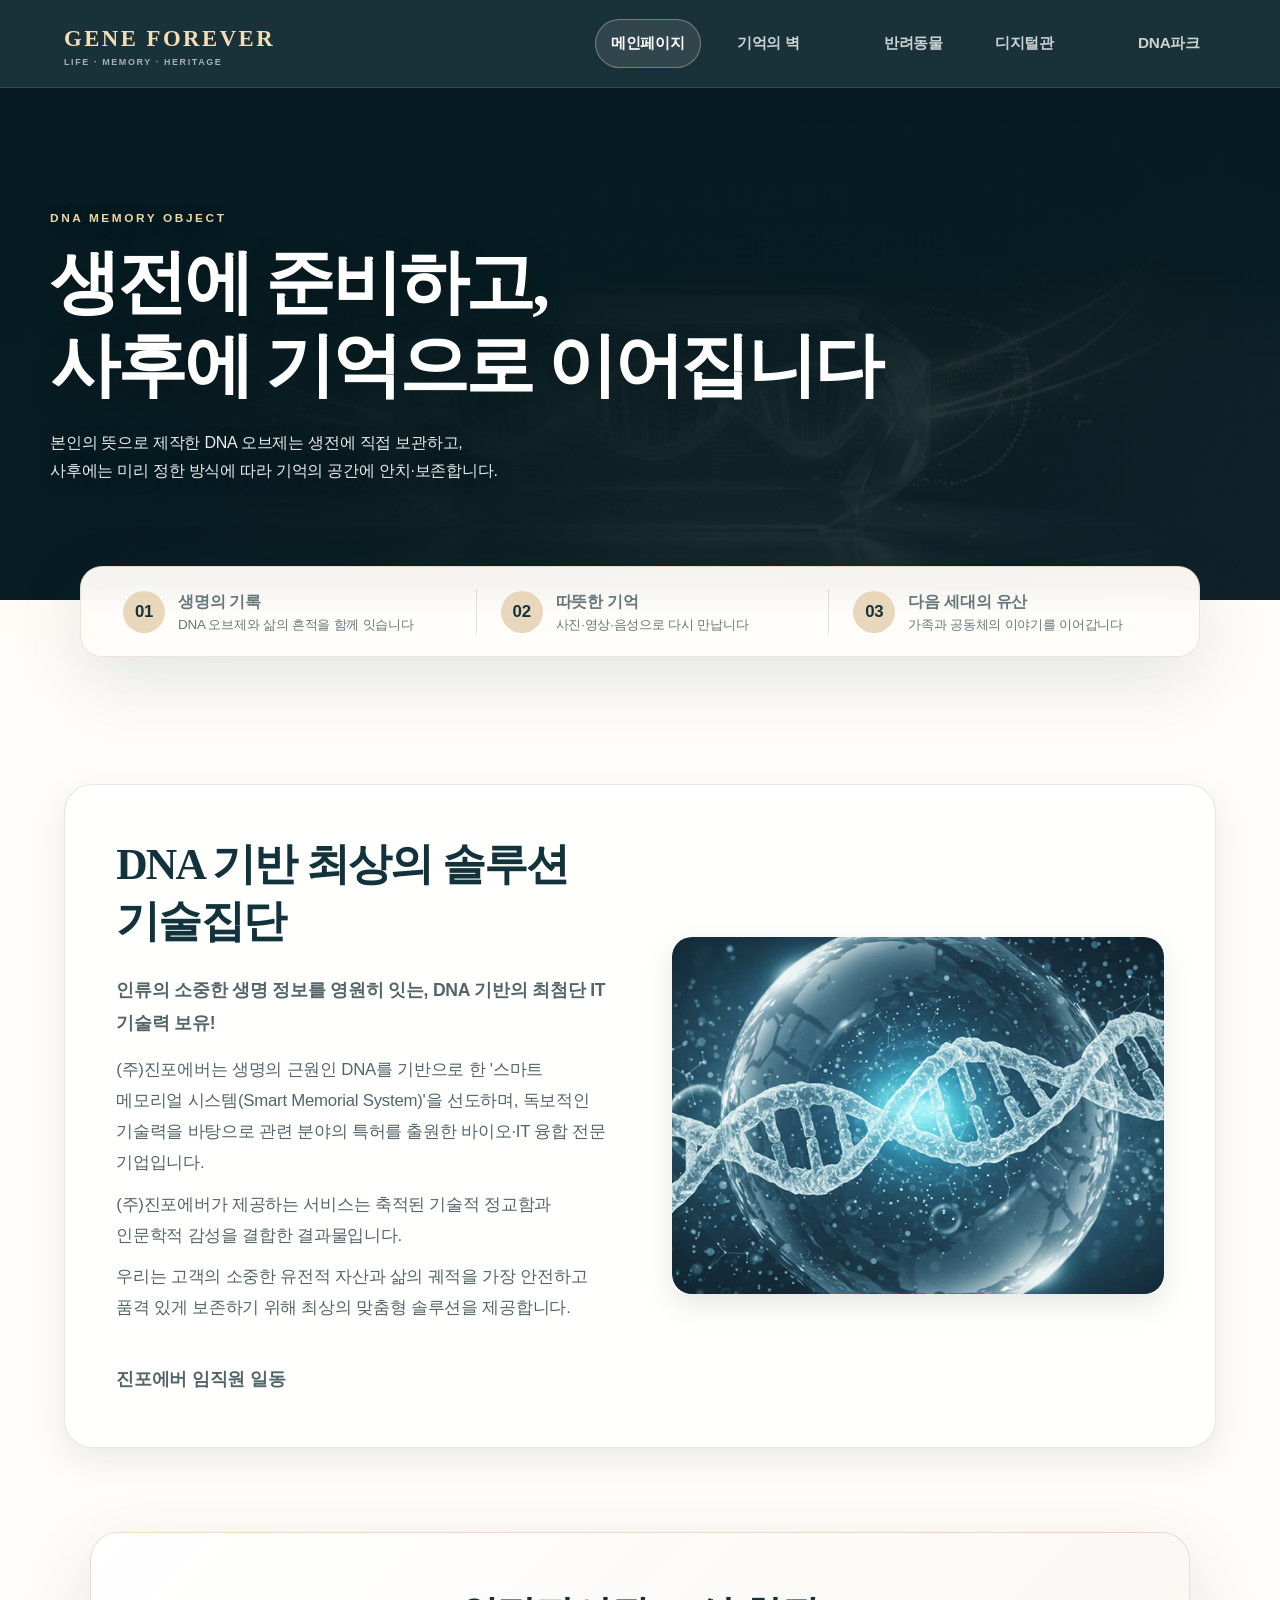
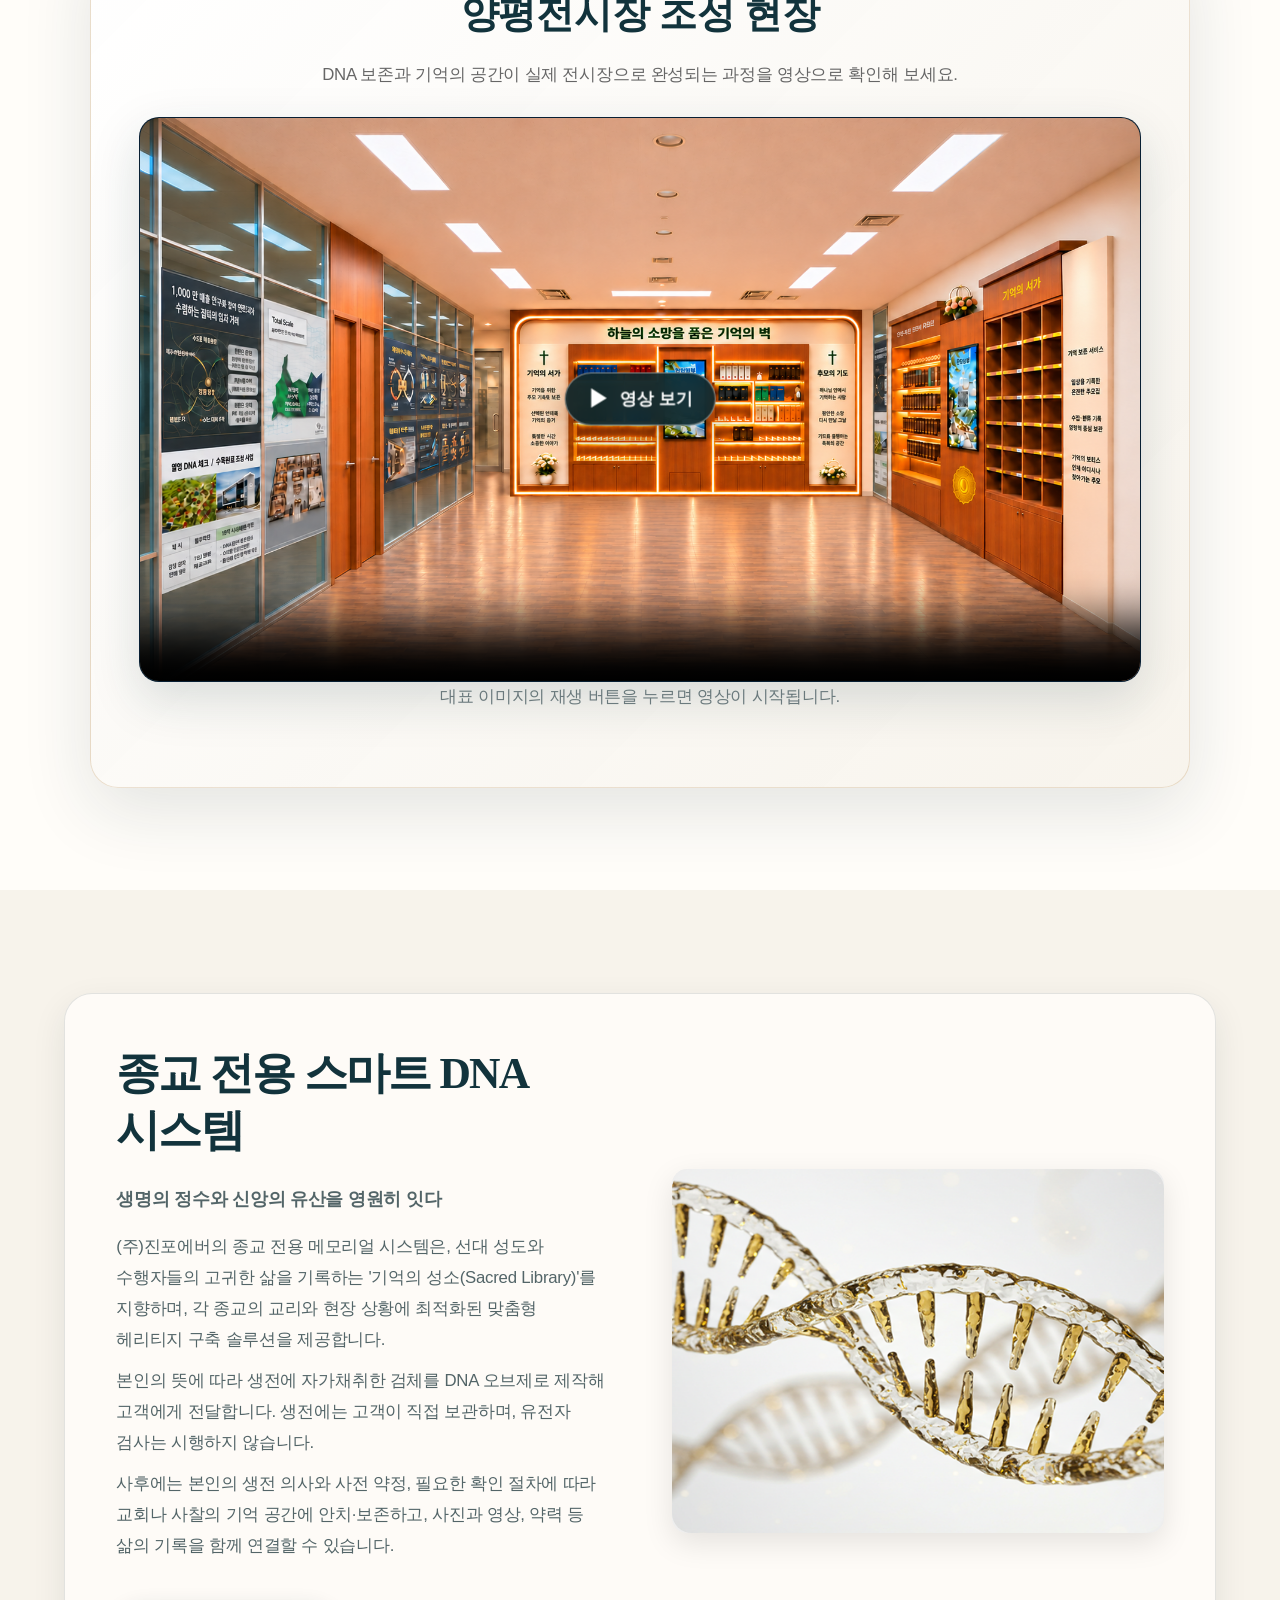
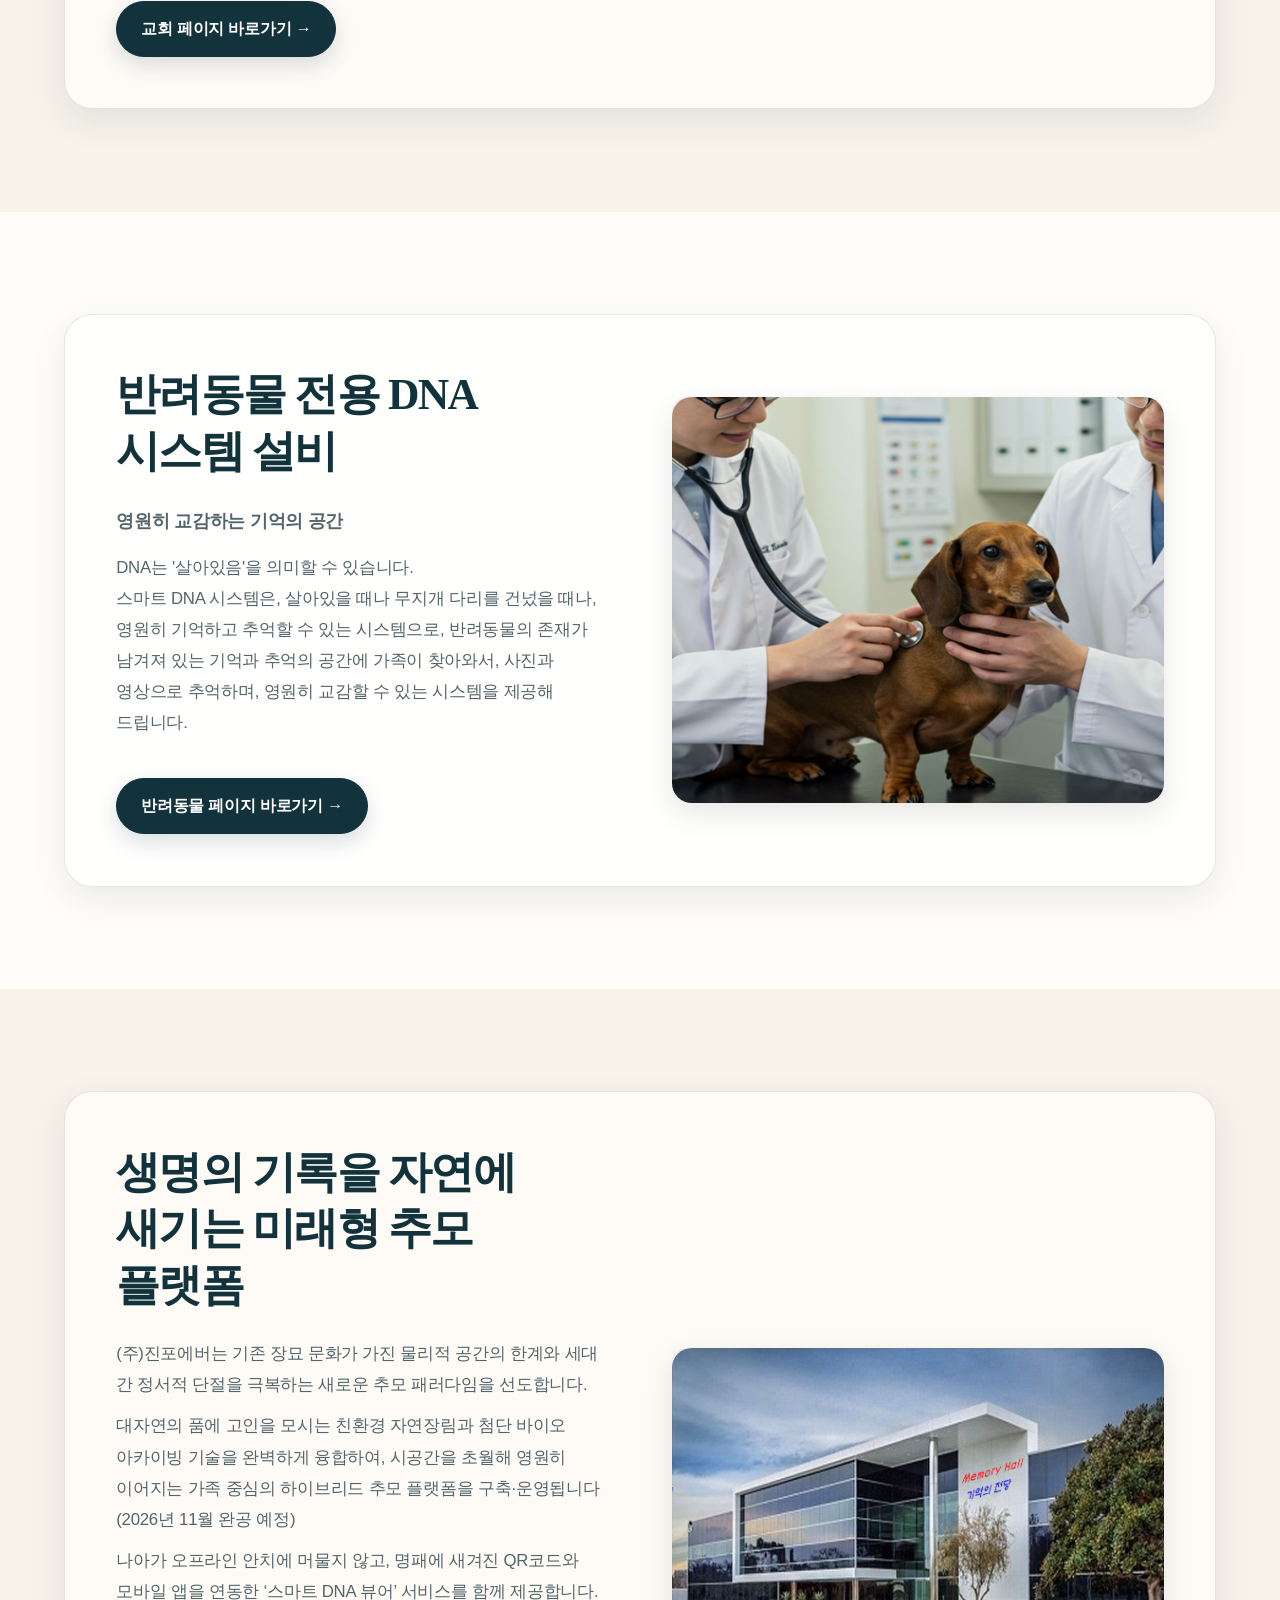
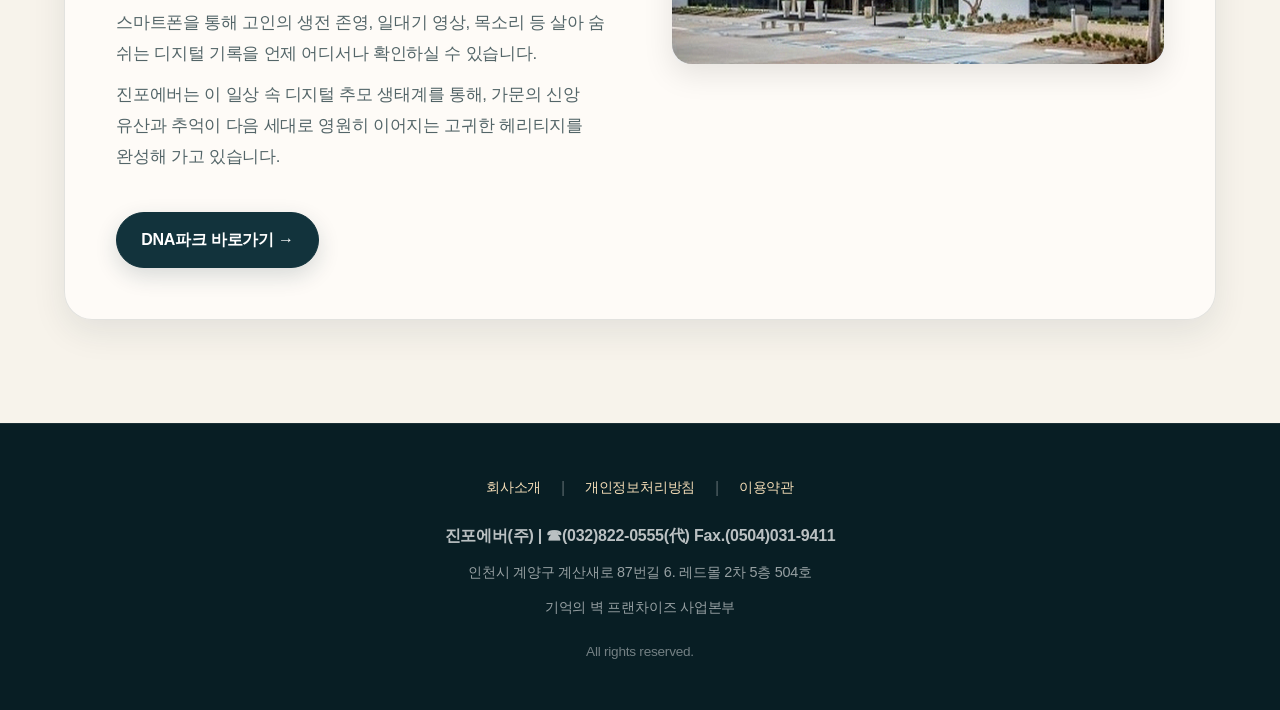
<file: index.html>
<!DOCTYPE html>
<html lang="ko">
<head>
    <meta charset="UTF-8">
    <meta http-equiv="refresh" content="0; url=pages/index.html">
    <meta name="viewport" content="width=device-width, initial-scale=1.0">
    <title>GENE FOREVER</title>
    <script>
        window.location.replace('pages/index.html');
    </script>
</head>
<body>
    <p style="font-family: Arial, sans-serif; padding: 24px;">
        페이지로 이동 중입니다.
        <a href="pages/index.html">여기를 눌러 이동</a>
    </p>
</body>
</html>
</file>
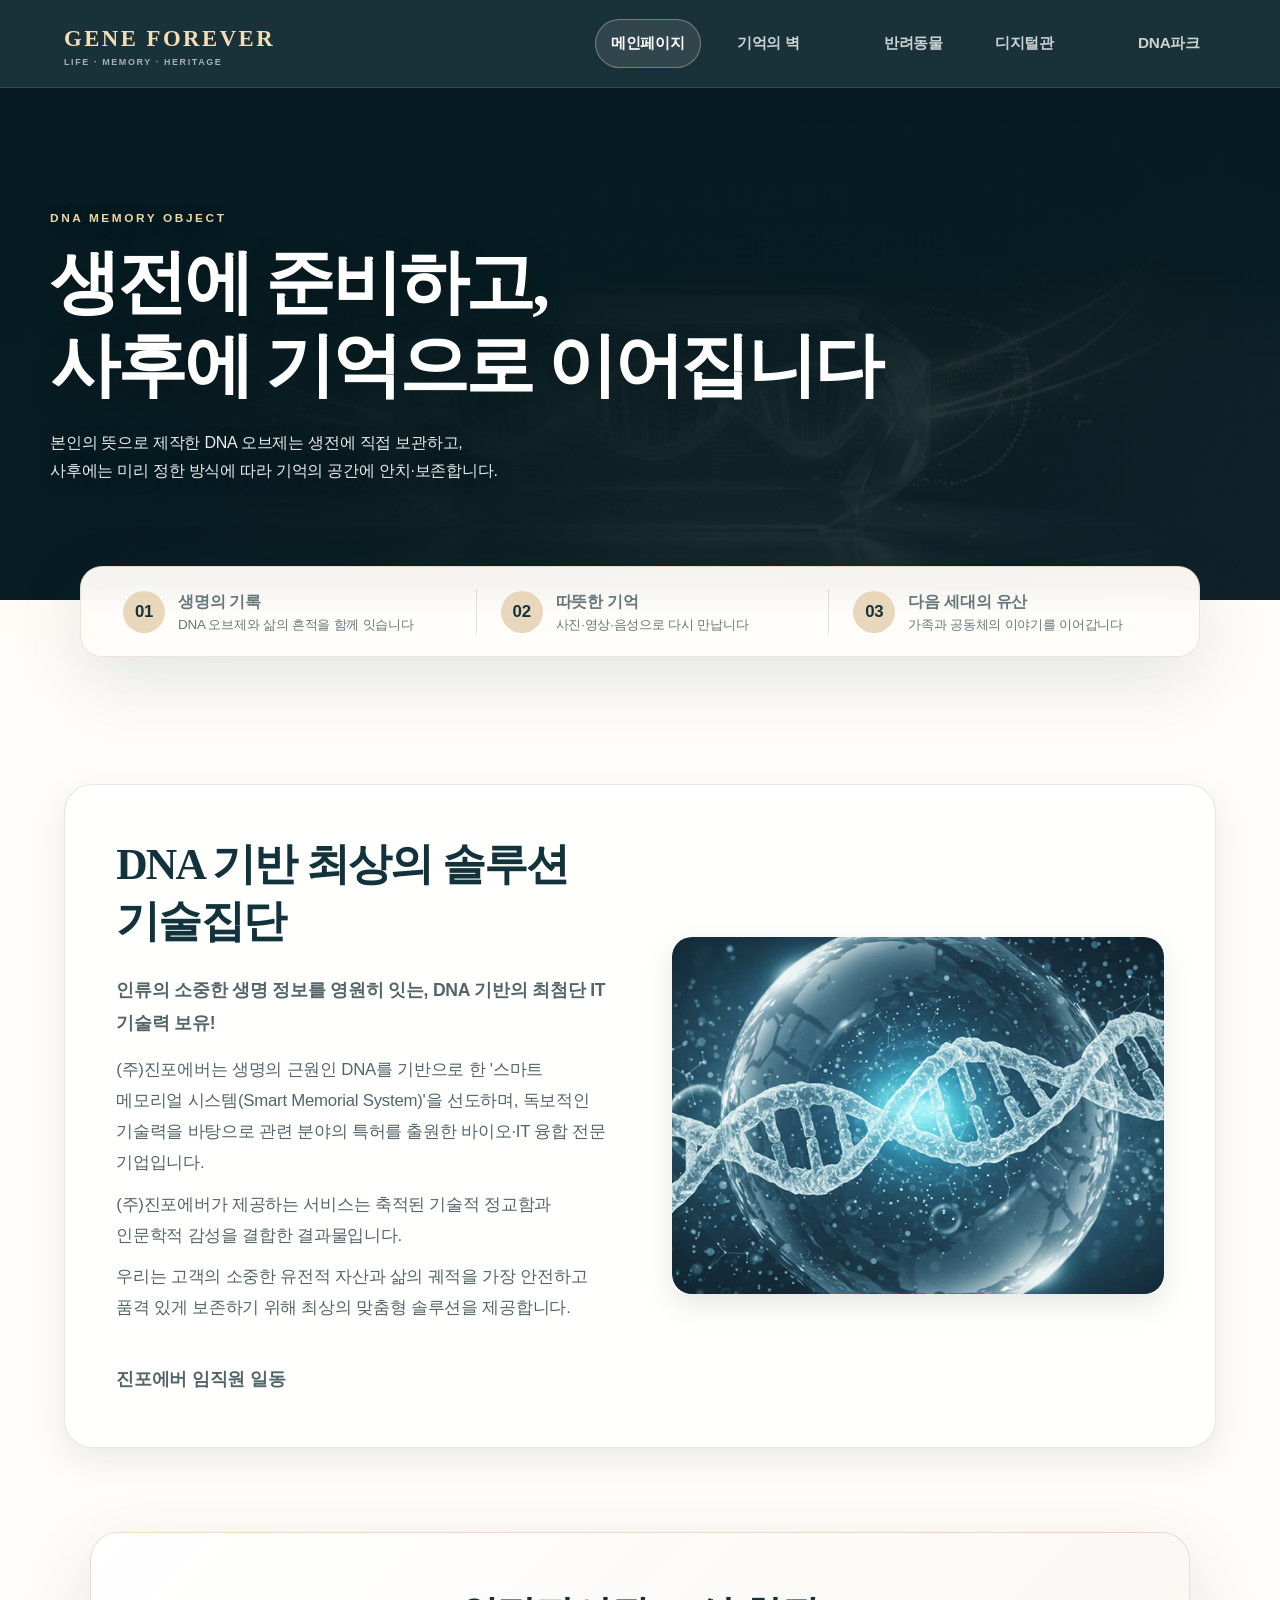
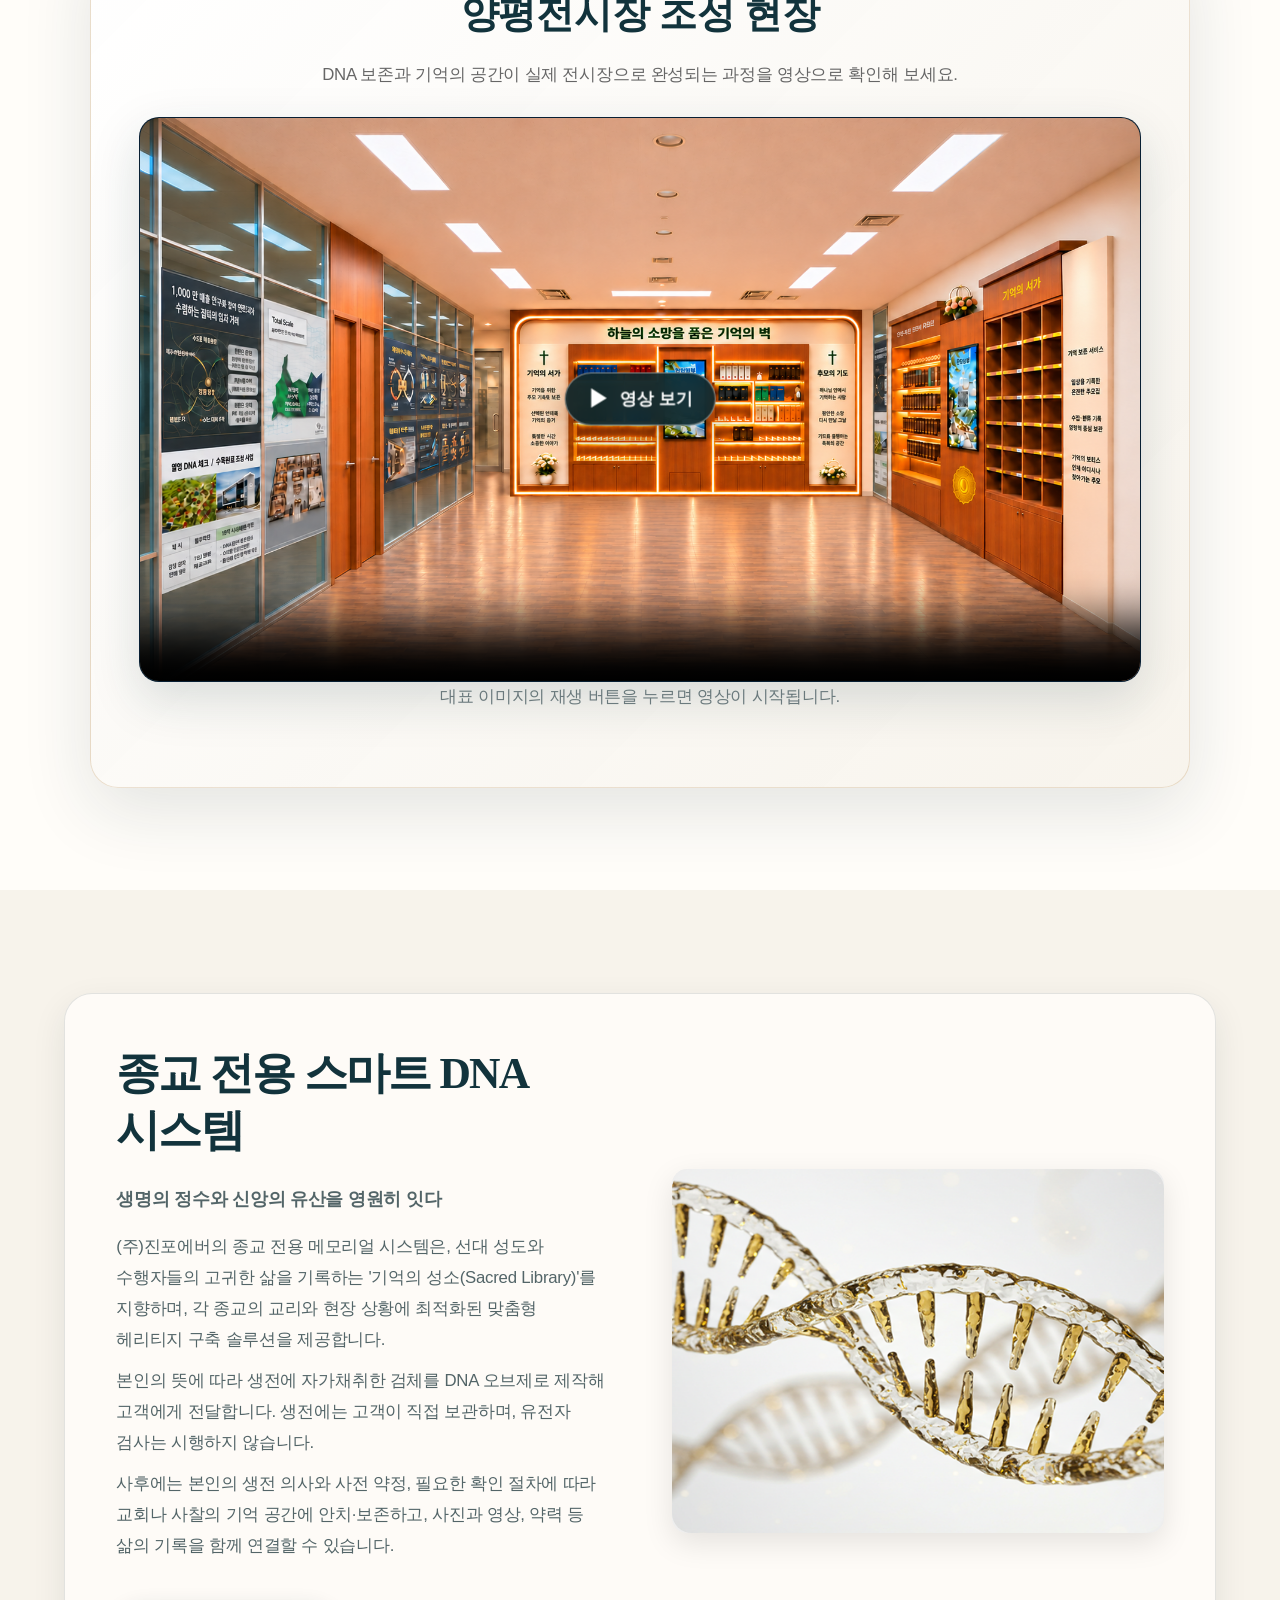
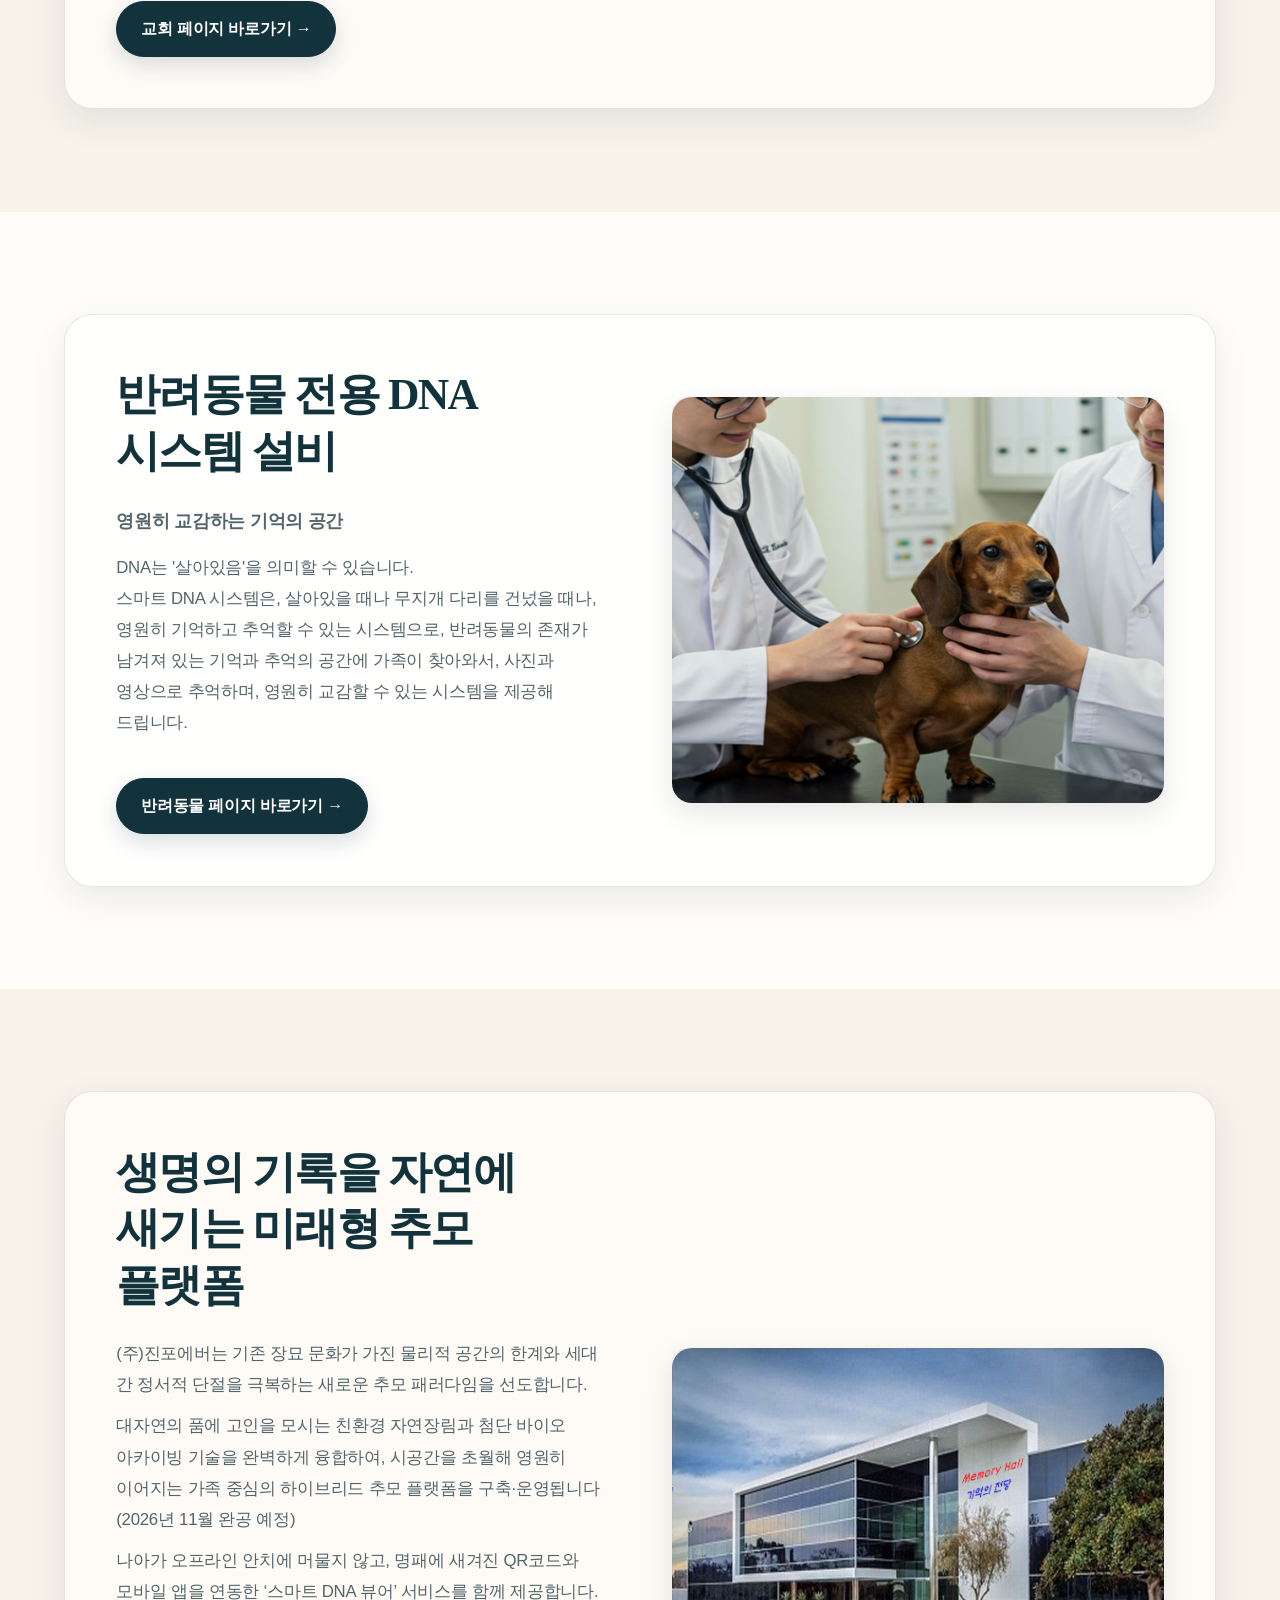
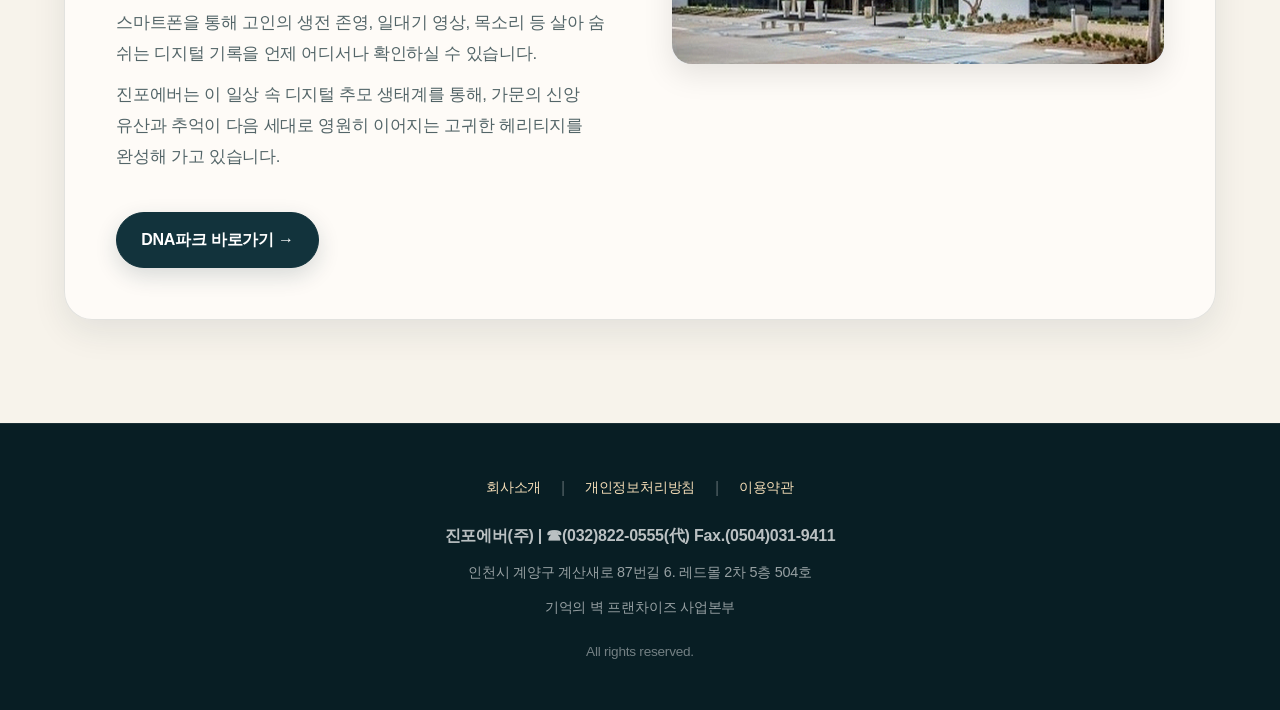
<file: pages/index.html>
<!DOCTYPE html>
<html lang="ko">
<head>
    <meta charset="UTF-8">
    <meta name="viewport" content="width=device-width, initial-scale=1.0">
    <meta name="color-scheme" content="light">
    <title>메인페이지 | GENE FOREVER</title>
    <style>
        /* 기본 스타일 및 색상 정의 (기존 기독교 홈페이지 테마 유지) */
        :root {
            --primary-navy: #002347;
            --accent-gold: #C5A059;
            --text-dark: #333;
            --bg-light: #f8f9fa;
            --white: #ffffff;
        }

        * {
            margin: 0;
            padding: 0;
            box-sizing: border-box;
        }

        body {
            font-family: 'Pretendard', -apple-system, BlinkMacSystemFont, "Segoe UI", Roboto, "Helvetica Neue", Arial, sans-serif;
            line-height: 1.6;
            color: var(--text-dark);
            background-color: var(--white);
        }

        /* 헤더 섹션 */
        header {
            background-color: var(--primary-navy);
            padding: 1rem 5%;
            display: flex;
            justify-content: space-between;
            align-items: center;
            position: fixed;
            width: 100%;
            top: 0;
            z-index: 1000;
            box-shadow: 0 2px 10px rgba(0,0,0,0.1);
        }

        .logo {
            color: var(--accent-gold);
            font-size: 1.5rem; 
            font-weight: bold;
            text-decoration: none;
        }

        nav a {
            color: var(--white);
            text-decoration: none;
            margin-left: 2rem;
            font-size: 0.95rem;
            transition: color 0.3s;
        }

        nav a:hover {
            color: var(--accent-gold);
        }

        /* 메인 비주얼 (Hero) */
        .hero {
            width: 100%;
            padding-top: 70px; 
            background-color: #27374D; 
            text-align: center;
        }
        
        .hero img {
            width: 100%;
            height: auto;
            display: block;
        }

        /* 섹션 공통 스타일 */
        section {
            padding: 80px 10%;
        }

        .section-title {
            text-align: center;
            font-size: 2.2rem;
            color: var(--primary-navy);
            margin-bottom: 3rem;
            position: relative;
        }

        .section-title::after {
            content: '';
            display: block;
            width: 50px;
            height: 3px;
            background: var(--accent-gold);
            margin: 15px auto 0;
        }

        /* 소개 그리드 */
        .intro-grid {
            display: grid;
            grid-template-columns: 1fr 1fr;
            gap: 40px;
            align-items: center;
        }

        .intro-text h3 {
            color: var(--accent-gold);
            margin-bottom: 1rem;
            font-size: 1.5rem;
        }

        /* 대표 이미지와 재생 버튼을 보여주는 소개 영상 */
        .featured-video-block {
            max-width: 1100px;
            margin: 70px auto 0;
            text-align: center;
        }

        .featured-video-block h3 {
            color: var(--primary-navy);
            font-size: 2rem;
            margin-bottom: 12px;
            word-break: keep-all;
        }

        .featured-video-block > p {
            color: #666;
            font-size: 1.05rem;
            margin: 0 auto 28px;
            max-width: 760px;
            word-break: keep-all;
        }

        .featured-video-shell {
            position: relative;
            overflow: hidden;
            border-radius: 18px;
            background: #071c32;
            box-shadow: 0 14px 36px rgba(0, 35, 71, 0.16);
        }

        .featured-video {
            display: block;
            width: 100%;
            aspect-ratio: 16 / 9;
            background: #071c32;
            object-fit: contain;
        }

        .featured-video-play {
            position: absolute;
            top: 50%;
            left: 50%;
            transform: translate(-50%, -50%);
            display: inline-flex;
            align-items: center;
            gap: 10px;
            padding: 15px 24px;
            border: 2px solid rgba(255,255,255,0.75);
            border-radius: 999px;
            background: rgba(0, 35, 71, 0.88);
            color: #fff;
            font-size: 1.05rem;
            font-weight: bold;
            cursor: pointer;
            box-shadow: 0 8px 24px rgba(0,0,0,0.28);
            transition: transform 0.2s ease, background 0.2s ease;
        }

        .featured-video-play:hover {
            transform: translate(-50%, -50%) scale(1.04);
            background: rgba(197, 160, 89, 0.96);
        }

        .featured-video-play:focus-visible {
            outline: 3px solid #fff;
            outline-offset: 3px;
        }

        .featured-video-play[hidden] {
            display: none;
        }

        .featured-video-play-icon {
            font-size: 1.35rem;
            line-height: 1;
        }

        .featured-video-note {
            margin-top: 14px;
            color: #777;
            font-size: 0.92rem;
        }

        /* 💡 팝업(모달) 공통 스타일 추가 */
        .modal-overlay {
            display: none;
            position: fixed;
            top: 0;
            left: 0;
            width: 100%;
            height: 100%;
            background-color: rgba(0, 0, 0, 0.6);
            z-index: 9999;
            align-items: center;
            justify-content: center;
            opacity: 0;
            transition: opacity 0.3s ease;
        }

        .modal-overlay.show {
            display: flex;
            opacity: 1;
        }

        .modal-content {
            background-color: var(--white);
            padding: 40px;
            border-radius: 15px;
            width: 90%;
            max-width: 650px;
            max-height: 80vh;
            overflow-y: auto;
            position: relative;
            box-shadow: 0 20px 50px rgba(0,0,0,0.2);
            transform: translateY(-20px);
            transition: transform 0.3s ease;
        }

        .modal-overlay.show .modal-content {
            transform: translateY(0);
        }

        .modal-close {
            position: absolute;
            top: 20px;
            right: 25px;
            font-size: 2rem;
            color: #999;
            cursor: pointer;
            transition: color 0.3s;
            line-height: 1;
        }

        .modal-close:hover {
            color: var(--primary-navy);
        }

        .modal-body {
            font-size: 0.95rem;
            color: #555;
            line-height: 1.8;
            text-align: left;
        }

        .modal-body h4 {
            color: var(--primary-navy);
            margin-top: 25px;
            margin-bottom: 10px;
            font-size: 1.1rem;
        }

        /* 푸터 */
        footer {
            background-color: var(--primary-navy);
            color: var(--white);
            padding: 40px 10%;
            text-align: center;
        }

        @media (max-width: 768px) {
    /* 1. 헤더 영역을 세로(column)로 정렬하여 로고와 메뉴를 위아래로 분리 */
    header {
        flex-direction: column;
        padding: 15px 5%;
    }

    /* 2. 로고 하단 여백 추가 및 폰트 사이즈 미세조정 */
    .logo {
        margin-bottom: 12px;
        font-size: 1.4rem;
    }

    /* 3. 메뉴 링크들을 감싸서 중앙 정렬하고 겹치지 않게 gap 설정 */
    nav {
        display: flex;
        flex-wrap: wrap;
        justify-content: center;
        gap: 15px;
        width: 100%;
    }

    /* 4. 기존 PC 버전에 있던 왼쪽 여백 제거 */
    nav a {
        margin-left: 0;
    }

    /* 5. 헤더 높이가 커진 만큼 메인 이미지(hero)가 가려지지 않게 상단 여백 확보 */
    .hero {
        padding-top: 120px;
    }

    section {
        padding: 56px 5% !important;
    }

    section > div[style*="grid-template-columns"] {
        grid-template-columns: 1fr !important;
        gap: 24px !important;
    }

    section > div[style*="grid-template-columns"] h2 {
        font-size: 1.65rem !important;
        margin-bottom: 16px !important;
    }

    section > div[style*="grid-template-columns"] p {
        font-size: 1rem !important;
        line-height: 1.7 !important;
    }

    section > div[style*="grid-template-columns"] a[style*="inline-block"] {
        display: block !important;
        width: 100%;
        text-align: center;
    }

    footer > div {
        flex-wrap: wrap;
        gap: 10px !important;
    }

    .modal-content {
        padding: 28px 20px;
    }

    .featured-video-block {
        margin-top: 45px;
    }

    .featured-video-block h3 {
        font-size: 1.55rem;
    }

    /* 기존에 있던 다른 모바일 코드들(intro-grid 등)은 이 아래에 유지됩니다 */
    .intro-grid { grid-template-columns: 1fr !important; }
    .intro-grid.reverse { direction: ltr; }
}
    </style>
    <link rel="stylesheet" href="../assets/css/renewal.css?v=20261128-2">
</head>
<body class="renewal page-home">

    <header>
        <a href="index.html" class="logo">GENE FOREVER</a>
        <nav>
            <a href="#home" style="color: var(--accent-gold);">메인페이지</a>
            <details class="nav-dropdown nav-memory">
                <summary>기억의 벽</summary>
                <div class="nav-dropdown-menu">
                    <a href="교회페이지.html">교회</a>
                    <a href="사찰페이지.html">사찰</a>
                </div>
            </details>
            <a href="반려동물.html">반려동물</a>
            <details class="nav-dropdown nav-digital">
                <summary>디지털관</summary>
                <div class="nav-dropdown-menu">
                    <a href="가족기록.html">가족기록</a>
                    <a href="가입신청.html">가입신청</a>
                </div>
            </details>
            <a href="DNA파크.html">DNA파크</a>
        </nav>
    </header>

    <div class="hero home-process-hero" id="home">
        <img src="../assets/images/브랜드dna앞부분.png" alt="생전에 본인의 뜻으로 DNA 오브제를 제작해 직접 보관하고, 사후에는 기억의 공간에 안치·보존하는 진포에버 시스템입니다.">
        <div class="home-process-hero-copy">
            <span class="home-process-kicker">DNA MEMORY OBJECT</span>
            <h1>생전에 준비하고,<br>사후에 기억으로 이어집니다</h1>
            <p>본인의 뜻으로 제작한 DNA 오브제는 생전에 직접 보관하고,<br>사후에는 미리 정한 방식에 따라 기억의 공간에 안치·보존합니다.</p>
        </div>
    </div>

    <div class="trust-strip" aria-label="진포에버 핵심 가치">
        <div class="trust-item">
            <span class="trust-icon" aria-hidden="true">01</span>
            <span><strong>생명의 기록</strong><span>DNA 오브제와 삶의 흔적을 함께 잇습니다</span></span>
        </div>
        <div class="trust-item">
            <span class="trust-icon" aria-hidden="true">02</span>
            <span><strong>따뜻한 기억</strong><span>사진·영상·음성으로 다시 만납니다</span></span>
        </div>
        <div class="trust-item">
            <span class="trust-icon" aria-hidden="true">03</span>
            <span><strong>다음 세대의 유산</strong><span>가족과 공동체의 이야기를 이어갑니다</span></span>
        </div>
    </div>

    <!-- 기업 소개 -->
<section id="about" style="background-color: var(--white); padding: 80px 5%;">
        <div style="display: grid; grid-template-columns: 1fr 1fr; gap: 50px; align-items: center;">
            
            <div style="display: flex; flex-direction: column; justify-content: center;">
                <h2 style="font-size: 2.2rem; color: #000; margin-bottom: 25px; line-height: 1.4; font-weight: bold; word-break: keep-all;">
                    DNA 기반 최상의 솔루션 기술집단
                </h2>
                
                <p style="font-size: 1.1rem; font-weight: bold; color: #000; margin-bottom: 15px; word-break: keep-all;">
                    인류의 소중한 생명 정보를 영원히 잇는, DNA 기반의 최첨단 IT 기술력 보유!
                </p>
                
                <p style="font-size: 1.05rem; margin-bottom: 10px; line-height: 1.8; color: #333;">
                    (주)진포에버는 생명의 근원인 DNA를 기반으로 한 '스마트 메모리얼 시스템(Smart Memorial System)'을 선도하며, 독보적인 기술력을 바탕으로 관련 분야의 특허를 출원한 바이오·IT 융합 전문 기업입니다.
                </p>
                <p style="font-size: 1.05rem; margin-bottom: 10px; line-height: 1.8; color: #333;">
                    (주)진포에버가 제공하는 서비스는 축적된 기술적 정교함과 인문학적 감성을 결합한 결과물입니다.
                </p>
                <p style="font-size: 1.05rem; margin-bottom: 30px; line-height: 1.8; color: #333;">
                    우리는 고객의 소중한 유전적 자산과 삶의 궤적을 가장 안전하고 품격 있게 보존하기 위해 최상의 맞춤형 솔루션을 제공합니다.
                </p>
                
                <p style="font-size: 1.1rem; font-weight: bold; color: #000; margin-top: 10px;">
                    진포에버 임직원 일동
                </p>
            </div>

            <div style="border-radius: 15px; overflow: hidden; box-shadow: 0 10px 30px rgba(0,0,0,0.1);">
                <img src="../assets/images/dna_image1.png" alt="DNA 기반 최상의 솔루션 이미지" style="width: 100%; height: auto; display: block;">
            </div>

        </div>

        <div class="featured-video-block" aria-labelledby="showroom-video-title">
            <h3 id="showroom-video-title">양평전시장 조성 현장</h3>
            <p>DNA 보존과 기억의 공간이 실제 전시장으로 완성되는 과정을 영상으로 확인해 보세요.</p>
            <div class="featured-video-shell">
                <video class="featured-video" controls preload="none" playsinline
                       poster="../assets/images/yangpyeong-showroom-poster.png"
                       aria-label="양평전시장 조성 현장 영상"
                       onplay="this.nextElementSibling.hidden=true"
                       onended="this.nextElementSibling.hidden=false; this.load()">
                    <source src="../assets/videos/yangpyeong-showroom.mp4" type="video/mp4">
                    사용 중인 브라우저에서는 영상을 재생할 수 없습니다.
                </video>
                <button class="featured-video-play" type="button"
                        onclick="this.previousElementSibling.play()"
                        aria-label="양평전시장 조성 현장 영상 재생">
                    <span class="featured-video-play-icon" aria-hidden="true">▶</span>
                    <span>영상 보기</span>
                </button>
            </div>
            <p class="featured-video-note">대표 이미지의 재생 버튼을 누르면 영상이 시작됩니다.</p>
        </div>
    </section>

    <!-- 종교 전용 시스템 -->
<section id="religion" style="background-color: var(--bg-light); padding: 80px 5%;">
        <div style="display: grid; grid-template-columns: 1fr 1fr; gap: 50px; align-items: center;">
            
            <div style="display: flex; flex-direction: column; justify-content: center;">
                <h2 style="font-size: 2.2rem; color: #000; margin-bottom: 25px; line-height: 1.4; font-weight: bold; word-break: keep-all;">
                    종교 전용 스마트 DNA 시스템
                </h2>
                
                <p style="font-size: 1.1rem; font-weight: bold; color: #000; margin-bottom: 15px; word-break: keep-all;">
                    생명의 정수와 신앙의 유산을 영원히 잇다
                </p>
                
                <p style="font-size: 1.05rem; margin-bottom: 10px; line-height: 1.8; color: #333;">
                    (주)진포에버의 종교 전용 메모리얼 시스템은, 선대 성도와 수행자들의 고귀한 삶을 기록하는 '기억의 성소(Sacred Library)'를 지향하며, 각 종교의 교리와 현장 상황에 최적화된 맞춤형 헤리티지 구축 솔루션을 제공합니다.
                </p>
                <p style="font-size: 1.05rem; margin-bottom: 10px; line-height: 1.8; color: #333;">
                    본인의 뜻에 따라 생전에 자가채취한 검체를 DNA 오브제로 제작해 고객에게 전달합니다. 생전에는 고객이 직접 보관하며, 유전자 검사는 시행하지 않습니다.
                </p>
                <p style="font-size: 1.05rem; margin-bottom: 30px; line-height: 1.8; color: #333;">
                    사후에는 본인의 생전 의사와 사전 약정, 필요한 확인 절차에 따라 교회나 사찰의 기억 공간에 안치·보존하고, 사진과 영상, 약력 등 삶의 기록을 함께 연결할 수 있습니다.
                </p>
                
                <div style="margin-top: 10px;">
                    <a href="교회페이지.html" style="display: inline-block; background-color: var(--accent-gold); color: var(--primary-navy); padding: 12px 30px; text-decoration: none; border-radius: 8px; font-weight: bold; transition: transform 0.3s;" onmouseover="this.style.transform='translateY(-3px)'" onmouseout="this.style.transform='translateY(0)'">
                        교회 페이지 바로가기 →
                    </a>
                </div>
            </div>

            <div style="border-radius: 15px; overflow: hidden; box-shadow: 0 10px 30px rgba(0,0,0,0.1); background-color: #eee;">
                <a href="교회페이지.html" style="display: block; width: 100%; height: 100%;">
                    <img src="../assets/images/dna_image2.png" alt="종교 전용 스마트 DNA 시스템 이미지" style="width: 100%; height: auto; display: block; object-fit: cover;" onerror="this.style.display='none'; this.parentNode.innerHTML='<span style=\'color: #999; display:block; padding:40px; text-align:center;\'>이미지 (dna_image2.png)</span>'">
                </a>
            </div>

        </div>
    </section>

    <!-- 반려동물 전용 시스템 -->
<section id="pet" style="background-color: var(--white); padding: 80px 5%;">
        <div style="display: grid; grid-template-columns: 1fr 1fr; gap: 50px; align-items: center;">
            
            <div style="display: flex; flex-direction: column; justify-content: center;">
                <h2 style="font-size: 2.2rem; color: #000; margin-bottom: 25px; line-height: 1.4; font-weight: bold; word-break: keep-all;">
                    반려동물 전용 DNA 시스템 설비
                </h2>
                
                <p style="font-size: 1.1rem; font-weight: bold; color: #000; margin-bottom: 15px; word-break: keep-all;">
                    영원히 교감하는 기억의 공간
                </p>
                
                <p style="font-size: 1.05rem; margin-bottom: 30px; line-height: 1.8; color: #333;">
                    DNA는 '살아있음'을 의미할 수 있습니다.<br>
                    스마트 DNA 시스템은, 살아있을 때나 무지개 다리를 건넜을 때나, 영원히 기억하고 추억할 수 있는 시스템으로, 반려동물의 존재가 남겨져 있는 기억과 추억의 공간에 가족이 찾아와서, 사진과 영상으로 추억하며, 영원히 교감할 수 있는 시스템을 제공해 드립니다.
                </p>
                
                <div style="margin-top: 10px;">
                    <a href="반려동물.html" style="display: inline-block; background-color: var(--accent-gold); color: var(--primary-navy); padding: 12px 30px; text-decoration: none; border-radius: 8px; font-weight: bold; transition: transform 0.3s;" onmouseover="this.style.transform='translateY(-3px)'" onmouseout="this.style.transform='translateY(0)'">
                        반려동물 페이지 바로가기 →
                    </a>
                </div>
            </div>

            <div style="border-radius: 15px; overflow: hidden; box-shadow: 0 10px 30px rgba(0,0,0,0.1); background-color: #eee;">
                <a href="반려동물.html" style="display: block; width: 100%; height: 100%;">
                    <img src="../assets/images/dna_image3.png" alt="반려동물 전용 스마트 DNA 시스템 이미지" style="width: 100%; height: auto; display: block; object-fit: cover;" onerror="this.style.display='none'; this.parentNode.innerHTML='<span style=\'color: #999; display:block; padding:40px; text-align:center;\'>이미지 (dna_image3.png)</span>'">
                </a>
            </div>

        </div>
    </section>

    <!-- DNA 파크 비전 -->
<section id="vision" style="background-color: var(--bg-light); padding: 80px 5%;">
        <div style="display: grid; grid-template-columns: 1fr 1fr; gap: 50px; align-items: center;">
            
            <div style="display: flex; flex-direction: column; justify-content: center;">
                <h2 style="font-size: 2.2rem; color: #000; margin-bottom: 25px; line-height: 1.4; font-weight: bold; word-break: keep-all;">
                    생명의 기록을 자연에 새기는 미래형 추모 플랫폼
                </h2>
                
                <p style="font-size: 1.05rem; margin-bottom: 10px; line-height: 1.8; color: #333;">
                    (주)진포에버는 기존 장묘 문화가 가진 물리적 공간의 한계와 세대 간 정서적 단절을 극복하는 새로운 추모 패러다임을 선도합니다.
                </p>
                <p style="font-size: 1.05rem; margin-bottom: 10px; line-height: 1.8; color: #333;">
                    대자연의 품에 고인을 모시는 친환경 자연장림과 첨단 바이오 아카이빙 기술을 완벽하게 융합하여, 시공간을 초월해 영원히 이어지는 가족 중심의 하이브리드 추모 플랫폼을 구축·운영됩니다(2026년 11월 완공 예정)
                </p>
                <p style="font-size: 1.05rem; margin-bottom: 10px; line-height: 1.8; color: #333;">
                    나아가 오프라인 안치에 머물지 않고, 명패에 새겨진 QR코드와 모바일 앱을 연동한 ‘스마트 DNA 뷰어’ 서비스를 함께 제공합니다.<br>
                    스마트폰을 통해 고인의 생전 존영, 일대기 영상, 목소리 등 살아 숨 쉬는 디지털 기록을 언제 어디서나 확인하실 수 있습니다.
                </p>
                <p style="font-size: 1.05rem; margin-bottom: 30px; line-height: 1.8; color: #333;">
                    진포에버는 이 일상 속 디지털 추모 생태계를 통해, 가문의 신앙 유산과 추억이 다음 세대로 영원히 이어지는 고귀한 헤리티지를 완성해 가고 있습니다.
                </p>
                
                <div style="margin-top: 10px;">
                    <a href="DNA파크.html" style="display: inline-block; background-color: var(--accent-gold); color: var(--primary-navy); padding: 12px 30px; text-decoration: none; border-radius: 8px; font-weight: bold; transition: transform 0.3s;" onmouseover="this.style.transform='translateY(-3px)'" onmouseout="this.style.transform='translateY(0)'">
                        DNA파크 바로가기 →
                    </a>
                </div>
            </div>

            <div style="border-radius: 15px; overflow: hidden; box-shadow: 0 10px 30px rgba(0,0,0,0.1); background-color: #eee;">
                <a href="DNA파크.html" style="display: block; width: 100%; height: 100%;">
                    <img src="../assets/images/memoryhall.png" alt="미래형 추모 플랫폼 이미지" style="width: 100%; height: auto; display: block; object-fit: cover;" onerror="this.style.display='none'; this.parentNode.innerHTML='<span style=\'color: #999; display:block; padding:40px; text-align:center;\'>이미지 (memoryhall.png)</span>'">
                </a>
            </div>

        </div>
    </section>

    <!-- 💡 통일된 푸터 및 약관 팝업 연동 -->
    <footer>
        <div style="display: flex; justify-content: center; align-items: center; gap: 20px; margin-bottom: 20px;">
            <a href="index.html#about" style="color: var(--accent-gold); text-decoration: none; font-size: 0.9rem;">회사소개</a>
            <span style="color: rgba(255,255,255,0.3);">|</span>
            <a href="#" onclick="openPrivacyModal(event)" style="color: var(--accent-gold); text-decoration: none; font-size: 0.9rem;">개인정보처리방침</a>
            <span style="color: rgba(255,255,255,0.3);">|</span>
            <a href="#" onclick="openTermsModal(event)" style="color: var(--accent-gold); text-decoration: none; font-size: 0.9rem;">이용약관</a>
        </div>
        <p style="margin-bottom: 10px; font-weight: bold;">진포에버(주) | ☎(032)822-0555(代) Fax.(0504)031-9411</p>
        <p style="margin-bottom: 10px; font-size: 0.9rem; opacity: 0.8;">인천시 계양구 계산새로 87번길 6. 레드몰 2차 5층 504호</p>
        <p style="margin-bottom: 20px; font-size: 0.9rem; opacity: 0.8;">기억의 벽 프랜차이즈 사업본부</p>
        <p style="font-size: 0.85rem; opacity: 0.6;">All rights reserved.</p>
    </footer>

    <!-- 💡 개인정보처리방침 모달 -->
    <div id="privacyModal" class="modal-overlay">
        <div class="modal-content">
            <span class="modal-close" onclick="closePrivacyModal()">&times;</span>
            <h2 style="color: var(--primary-navy); margin-bottom: 20px; text-align: center;">개인정보처리방침</h2>
            <div class="modal-body">
                <p><strong>진포에버(주)</strong>(이하 '회사'라 한다)는 개인정보 보호법 제30조에 따라 정보주체의 개인정보를 보호하고 이와 관련한 고충을 신속하고 원활하게 처리할 수 있도록 하기 위하여 다음과 같이 개인정보 처리방침을 수립·공개합니다.</p>
                <h4 style="color: var(--primary-navy); margin-top: 25px; margin-bottom: 10px; font-size: 1.1rem;">제1조(개인정보의 처리 목적)</h4>
                <p>회사는 다음의 목적을 위하여 개인정보를 처리합니다. 처리하고 있는 개인정보는 다음의 목적 이외의 용도로는 이용되지 않으며 이용 목적이 변경되는 경우에는 개인정보 보호법 제18조에 따라 별도의 동의를 받는 등 필요한 조치를 이행할 예정입니다.<br>
                1. 홈페이지 회원가입 및 관리<br>
                2. 재화 또는 서비스 제공<br>
                3. 마케팅 및 광고에의 활용</p>
                <h4 style="color: var(--primary-navy); margin-top: 25px; margin-bottom: 10px; font-size: 1.1rem;">제2조(개인정보의 처리 및 보유 기간)</h4>
                <p>① 회사는 법령에 따른 개인정보 보유·이용기간 또는 정보주체로부터 개인정보를 수집 시에 동의받은 개인정보 보유·이용기간 내에서 개인정보를 처리·보유합니다.<br>
                ② 각각의 개인정보 처리 및 보유 기간은 다음과 같습니다.<br>
                1. 홈페이지 회원가입 및 관리 : 사업자/단체 홈페이지 탈퇴시까지<br>
                2. 재화 또는 서비스 제공 : 재화·서비스 공급완료 및 요금결제·정산 완료시까지</p>
                <h4 style="color: var(--primary-navy); margin-top: 25px; margin-bottom: 10px; font-size: 1.1rem;">제3조(정보주체와 법정대리인의 권리·의무 및 그 행사방법)</h4>
                <p>① 정보주체는 회사에 대해 언제든지 개인정보 열람·정정·삭제·처리정지 요구 등의 권리를 행사할 수 있습니다.<br>
                ② 제1항에 따른 권리 행사는 회사에 대해 개인정보 보호법 시행령 제41조제1항에 따라 서면, 전자우편, 모사전송(FAX) 등을 통하여 하실 수 있으며 회사는 이에 대해 지체 없이 조치하겠습니다.</p>
                <h4 style="color: var(--primary-navy); margin-top: 25px; margin-bottom: 10px; font-size: 1.1rem;">제4조(처리하는 개인정보의 항목 작성)</h4>
                <p>회사는 다음의 개인정보 항목을 처리하고 있습니다.<br>
                - 필수항목 : 성명, 생년월일, 아이디, 비밀번호, 주소, 전화번호, 성별, 이메일, 신앙 정보(소속 교회 등)<br>
                - 선택항목 : 직업, 가족관계</p>
                <h4 style="color: var(--primary-navy); margin-top: 25px; margin-bottom: 10px; font-size: 1.1rem;">제5조(개인정보의 파기)</h4>
                <p>회사는 원칙적으로 개인정보 처리목적이 달성된 경우에는 지체없이 해당 개인정보 파기합니다. 파기의 절차, 기한 및 방법은 다음과 같습니다.<br>
                - 파기절차: 이용자가 입력한 정보는 목적 달성 후 별도의 DB에 옮겨져 내부 방침 및 기타 관련 법령에 따라 일정기간 저장된 후 혹은 즉시 파기됩니다.<br>
                - 파기방법: 전자적 파일 형태의 정보는 기록을 재생할 수 없는 기술적 방법을 사용합니다.</p>
                <h4 style="color: var(--primary-navy); margin-top: 25px; margin-bottom: 10px; font-size: 1.1rem;">제6조(개인정보 보호책임자)</h4>
                <p>회사는 개인정보 처리에 관한 업무를 총괄해서 책임지고, 개인정보 처리와 관련한 정보주체의 불만처리 및 피해구제 등을 위하여 아래와 같이 개인정보 보호책임자를 지정하고 있습니다.<br>
                ▶ 개인정보 보호책임자<br>
                성명 : OOO<br>
                직책 : OOO<br>
                연락처 : 032-822-0555, email@geneforever.com</p>
            </div>
        </div>
    </div>

    <!-- 💡 이용약관 모달 -->
    <div id="termsModal" class="modal-overlay">
        <div class="modal-content">
            <span class="modal-close" onclick="closeTermsModal()">&times;</span>
            <h2 style="color: var(--primary-navy); margin-bottom: 20px; text-align: center;">이용약관</h2>
            <div class="modal-body">
                <p><strong>진포에버(주)</strong>(이하 '회사'라 합니다)의 서비스 이용약관은 다음과 같습니다.</p>
                <h4 style="color: var(--primary-navy); margin-top: 25px; margin-bottom: 10px; font-size: 1.1rem;">제1조 (목적)</h4>
                <p>본 약관은 회사가 제공하는 스마트 메모리얼 시스템(DNA 보존 및 디지털 아카이브) 및 관련 제반 서비스의 이용과 관련하여 회사와 회원 간의 권리, 의무 및 책임사항, 기타 필요한 사항을 규정함을 목적으로 합니다.</p>
                <h4 style="color: var(--primary-navy); margin-top: 25px; margin-bottom: 10px; font-size: 1.1rem;">제2조 (서비스의 제공)</h4>
                <p>회사는 다음과 같은 서비스를 제공합니다.<br>
                1. DNA 및 생체정보(케라틴 등)의 추출 및 보존 서비스<br>
                2. 디지털 데이터(사진, 영상, 약력 등)의 아카이빙 및 스마트 뷰어 서비스<br>
                3. 기타 회사가 추가 개발하거나 제휴계약 등을 통해 회원에게 제공하는 일체의 서비스</p>
                <h4 style="color: var(--primary-navy); margin-top: 25px; margin-bottom: 10px; font-size: 1.1rem;">제3조 (이용계약의 체결)</h4>
                <p>① 이용계약은 회원이 되고자 하는 자가 본 약관의 내용에 대하여 동의를 한 다음 서비스 가입 및 이용 신청을 하고 회사가 이러한 신청에 대하여 승낙함으로써 체결됩니다.<br>
                ② 회사는 허위 정보 기재, 부정한 목적의 신청 등 상당한 이유가 있는 경우 승낙을 유보하거나 거절할 수 있습니다.</p>
                <h4 style="color: var(--primary-navy); margin-top: 25px; margin-bottom: 10px; font-size: 1.1rem;">제4조 (회원의 의무)</h4>
                <p>① 회원은 관계법령, 본 약관의 규정, 이용안내 및 서비스와 관련하여 공지한 주의사항 등을 준수하여야 하며, 기타 회사의 업무에 방해되는 행위를 하여서는 안 됩니다.<br>
                ② 회원은 제공받은 계정 및 접속 QR코드(또는 인증 정보)를 제3자에게 양도, 대여할 수 없으며, 이에 대한 관리 책임은 회원에게 있습니다.</p>
                <h4 style="color: var(--primary-navy); margin-top: 25px; margin-bottom: 10px; font-size: 1.1rem;">제5조 (계약 해지 및 환불)</h4>
                <p>① 회원은 언제든지 서비스 이용계약 해지를 신청할 수 있으며, 회사는 관련 법령이 정하는 바에 따라 이를 즉시 처리하여야 합니다.<br>
                ② DNA 보존 작업이 개시된 이후에는 작업 특성상 실비용이 공제된 후 환불되거나 환불이 제한될 수 있으며, 상세한 환불 규정은 별도의 서비스 계약서에 따릅니다.</p>
                <h4 style="color: var(--primary-navy); margin-top: 25px; margin-bottom: 10px; font-size: 1.1rem;">제6조 (면책 조항)</h4>
                <p>① 회사는 천재지변 또는 이에 준하는 불가항력으로 인하여 서비스를 제공할 수 없는 경우에는 서비스 제공에 관한 책임이 면제됩니다.<br>
                ② 회사는 회원의 귀책사유로 인한 서비스 이용의 장애에 대하여는 책임을 지지 않습니다.</p>
            </div>
        </div>
    </div>

    <!-- 💡 스크립트 영역 (두 개의 팝업 기능 모두 통합) -->
    <script>
        const privacyModal = document.getElementById('privacyModal');
        
        function openPrivacyModal(event) {
            event.preventDefault(); 
            privacyModal.style.display = 'flex';
            setTimeout(() => { privacyModal.classList.add('show'); }, 10);
        }

        function closePrivacyModal() {
            privacyModal.classList.remove('show');
            setTimeout(() => { privacyModal.style.display = 'none'; }, 300); 
        }

        const termsModal = document.getElementById('termsModal');
        
        function openTermsModal(event) {
            event.preventDefault(); 
            termsModal.style.display = 'flex';
            setTimeout(() => { termsModal.classList.add('show'); }, 10);
        }

        function closeTermsModal() {
            termsModal.classList.remove('show');
            setTimeout(() => { termsModal.style.display = 'none'; }, 300); 
        }

        // 모달창 바깥쪽 어두운 배경 클릭 시 두 팝업 모두 닫기 적용
        window.addEventListener('click', (event) => {
            if (event.target === privacyModal) {
                closePrivacyModal();
            }
            if (event.target === termsModal) {
                closeTermsModal();
            }
        });

        const sections = document.querySelectorAll("section, .hero");
        const navLinks = document.querySelectorAll("nav a");

        const observerOptions = {
            root: null,
            rootMargin: '0px',
            threshold: 0.6
        };

        const observer = new IntersectionObserver((entries) => {
            entries.forEach(entry => {
                if (entry.isIntersecting) {
                    const id = entry.target.getAttribute("id") || "home";
                    navLinks.forEach(link => {
                        link.style.color = "";
                        if (link.getAttribute("href") === `#${id}`) {
                            link.style.color = "var(--accent-gold)";
                        }
                    });
                }
            });
        }, observerOptions);

        sections.forEach(section => observer.observe(section));

        // 펼친 작은 메뉴가 본문 위에 계속 남지 않도록 정리합니다.
        const navDropdowns = document.querySelectorAll('details.nav-dropdown');
        document.addEventListener('click', (event) => {
            navDropdowns.forEach(dropdown => {
                if (!dropdown.contains(event.target)) dropdown.removeAttribute('open');
            });
        });
        navDropdowns.forEach(dropdown => {
            dropdown.addEventListener('toggle', () => {
                if (!dropdown.open) return;
                navDropdowns.forEach(other => {
                    if (other !== dropdown) other.removeAttribute('open');
                });
            });
        });
        window.addEventListener('scroll', () => {
            navDropdowns.forEach(dropdown => dropdown.removeAttribute('open'));
        }, { passive: true });
    </script>
</body>
</html>
</file>
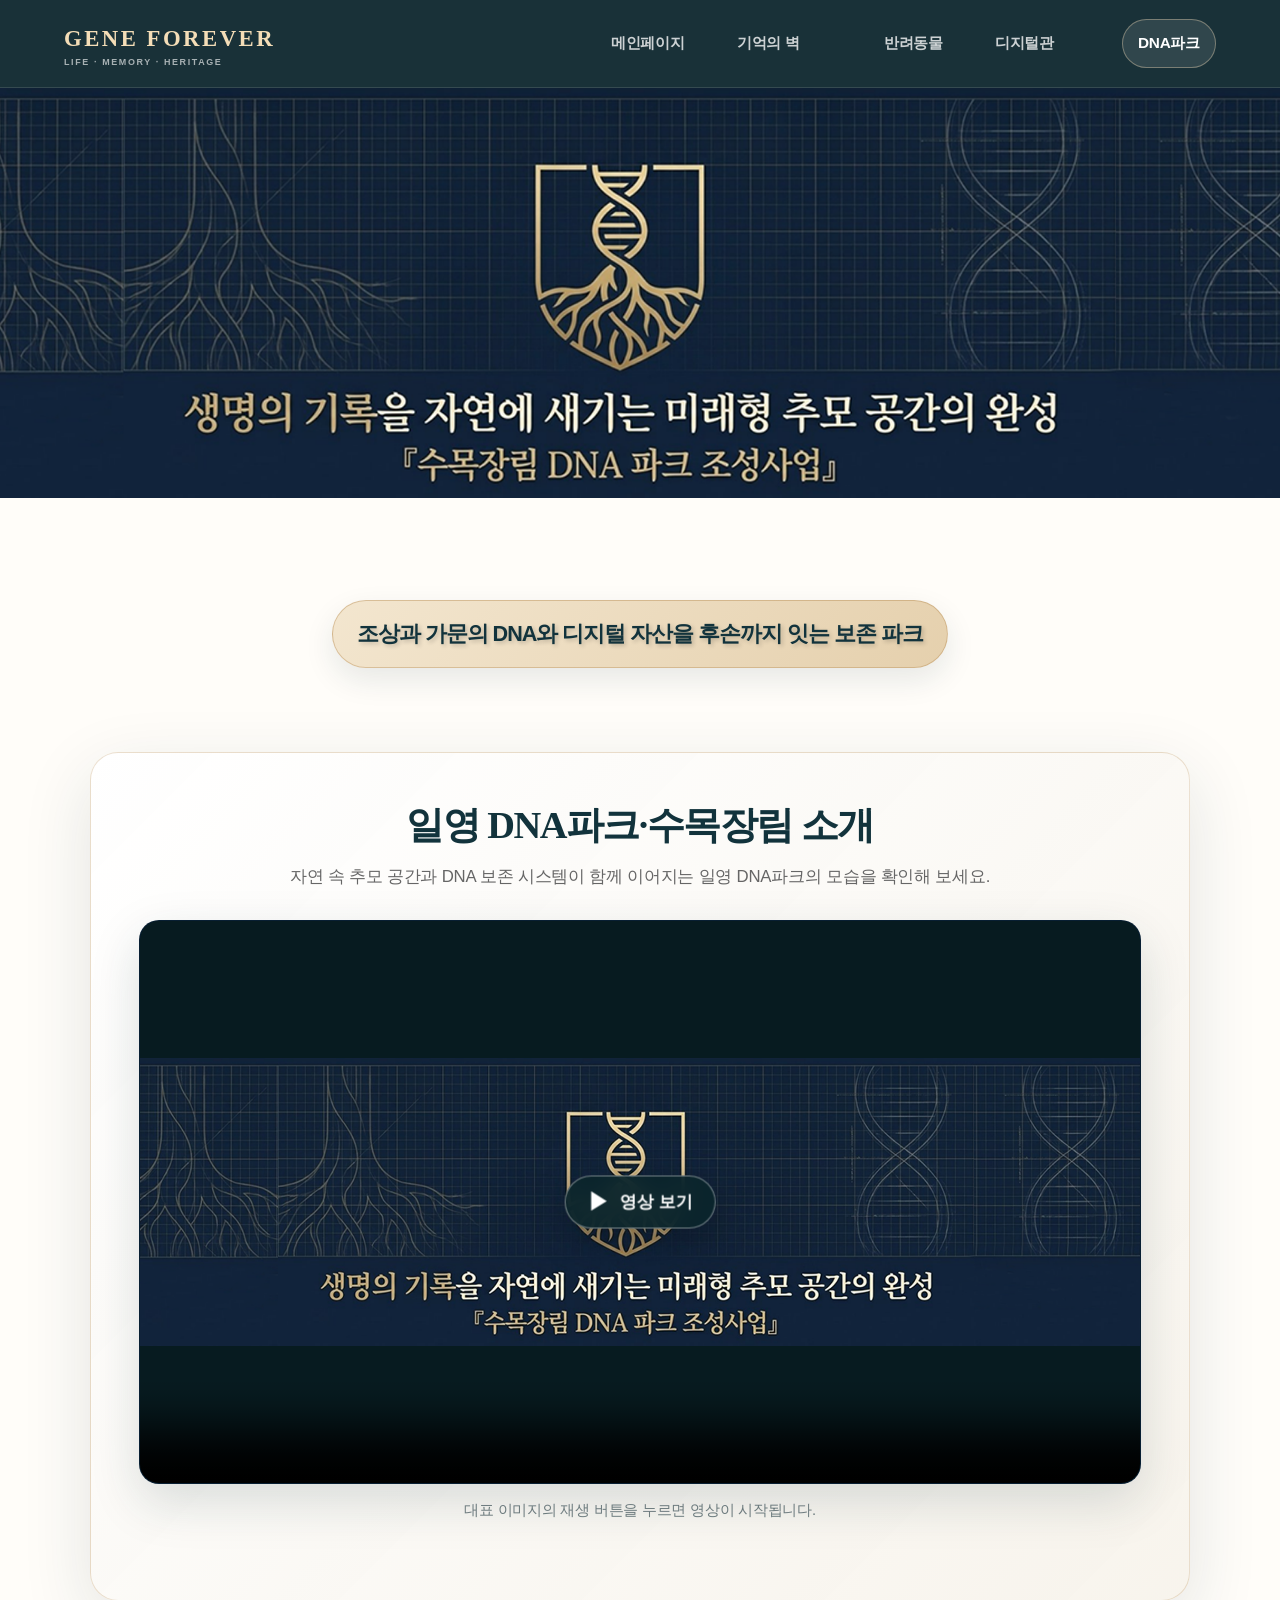
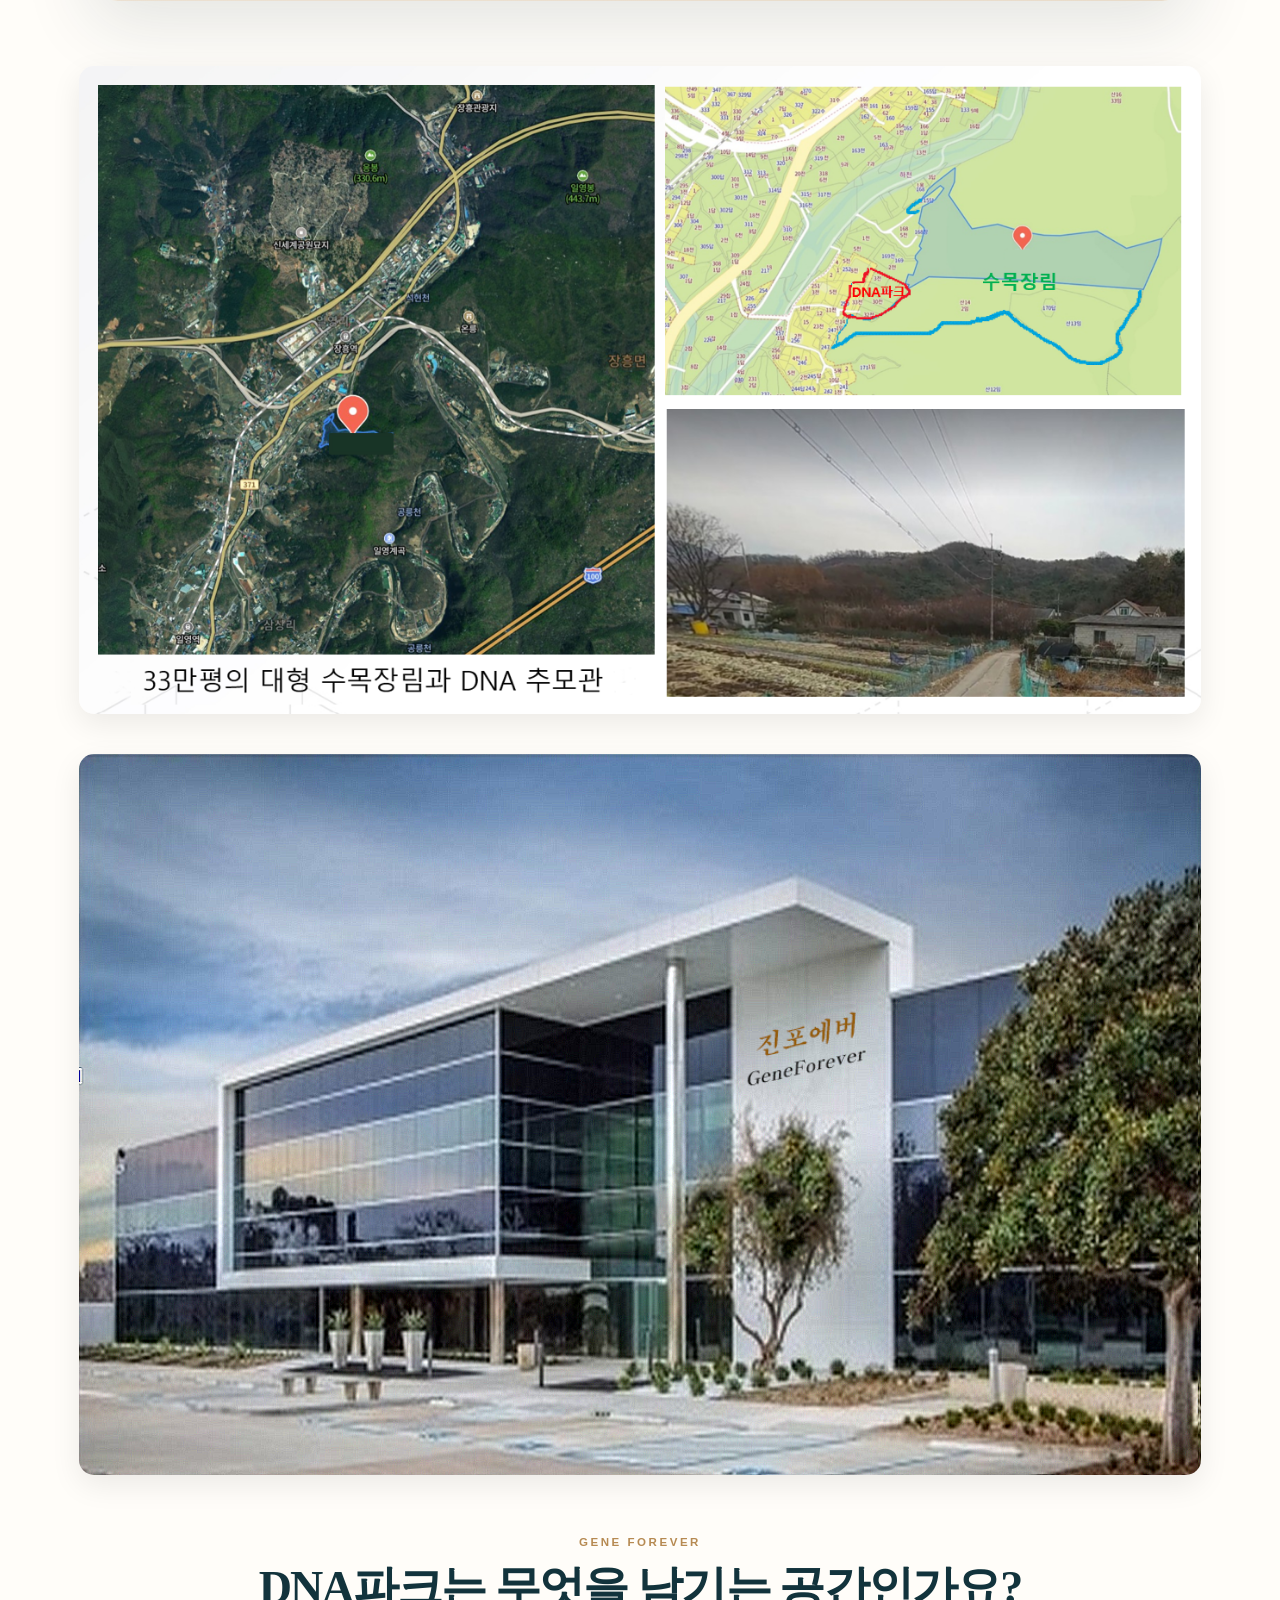
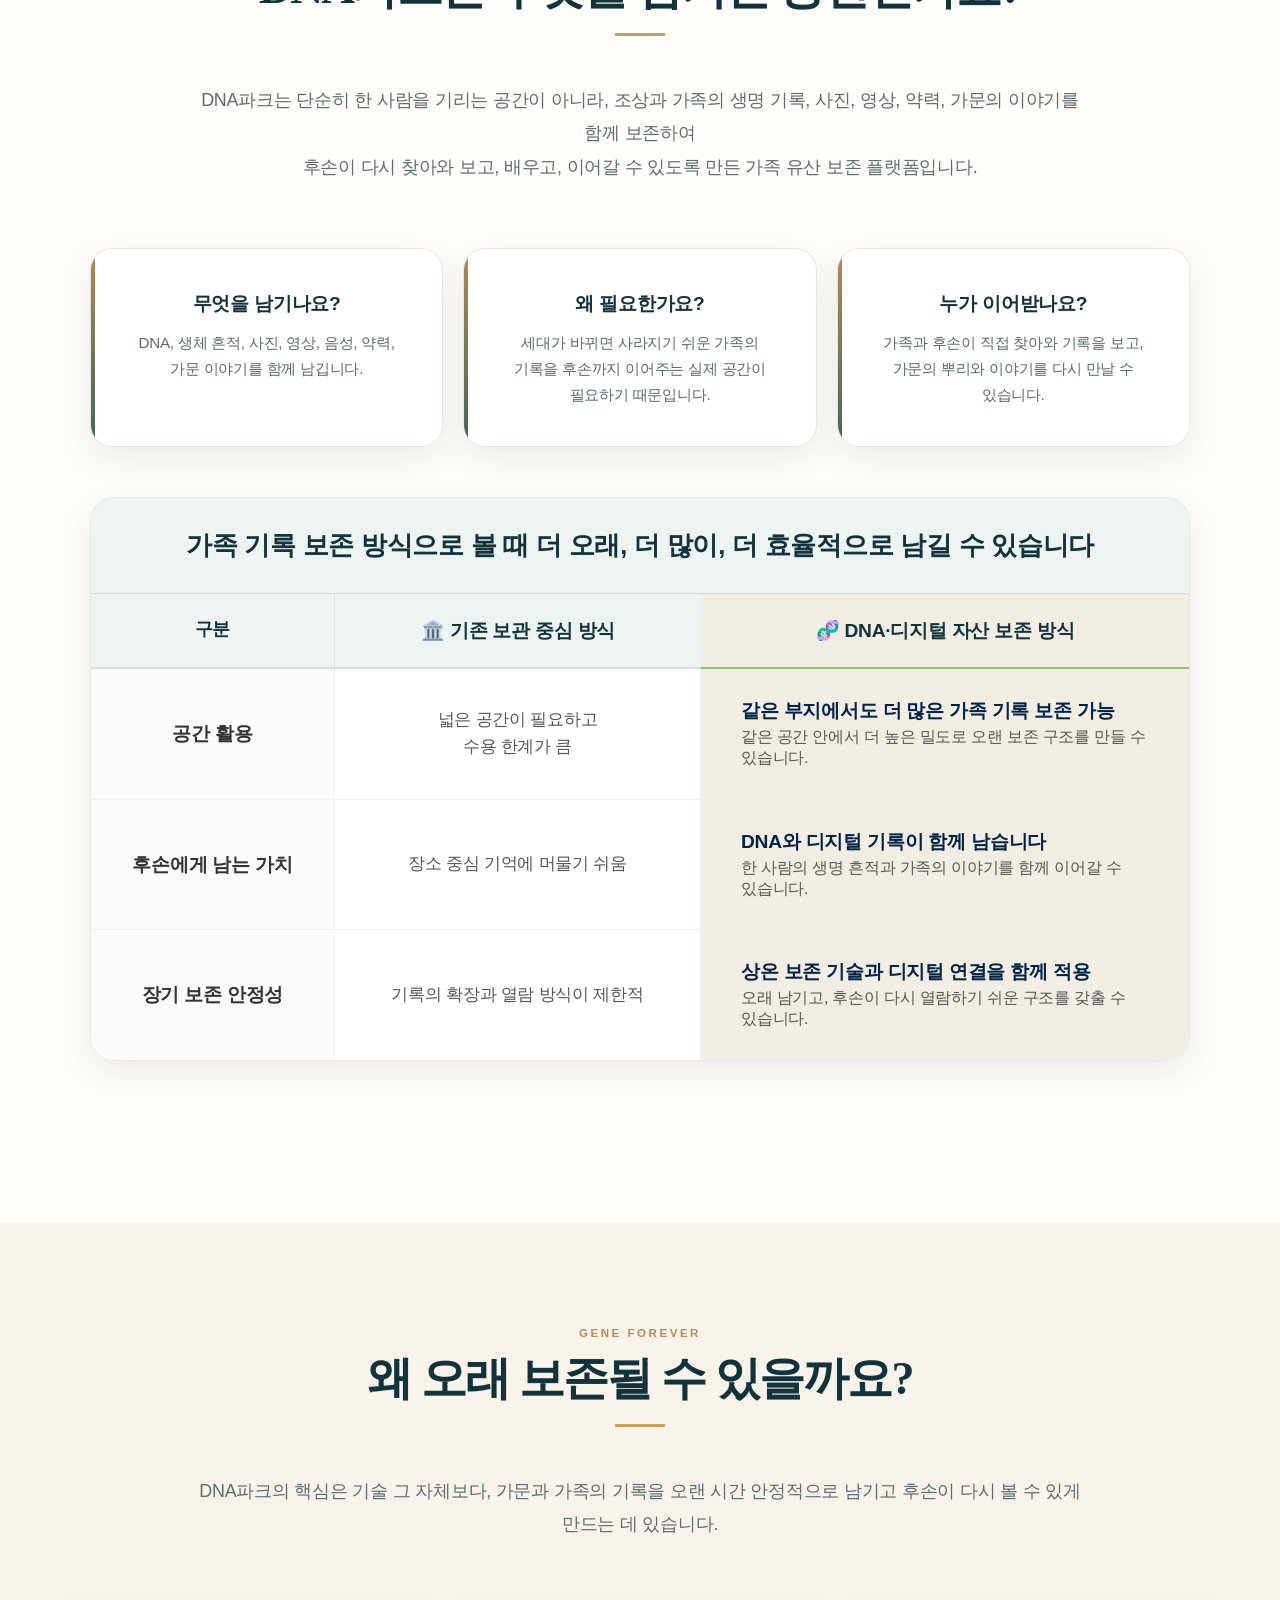
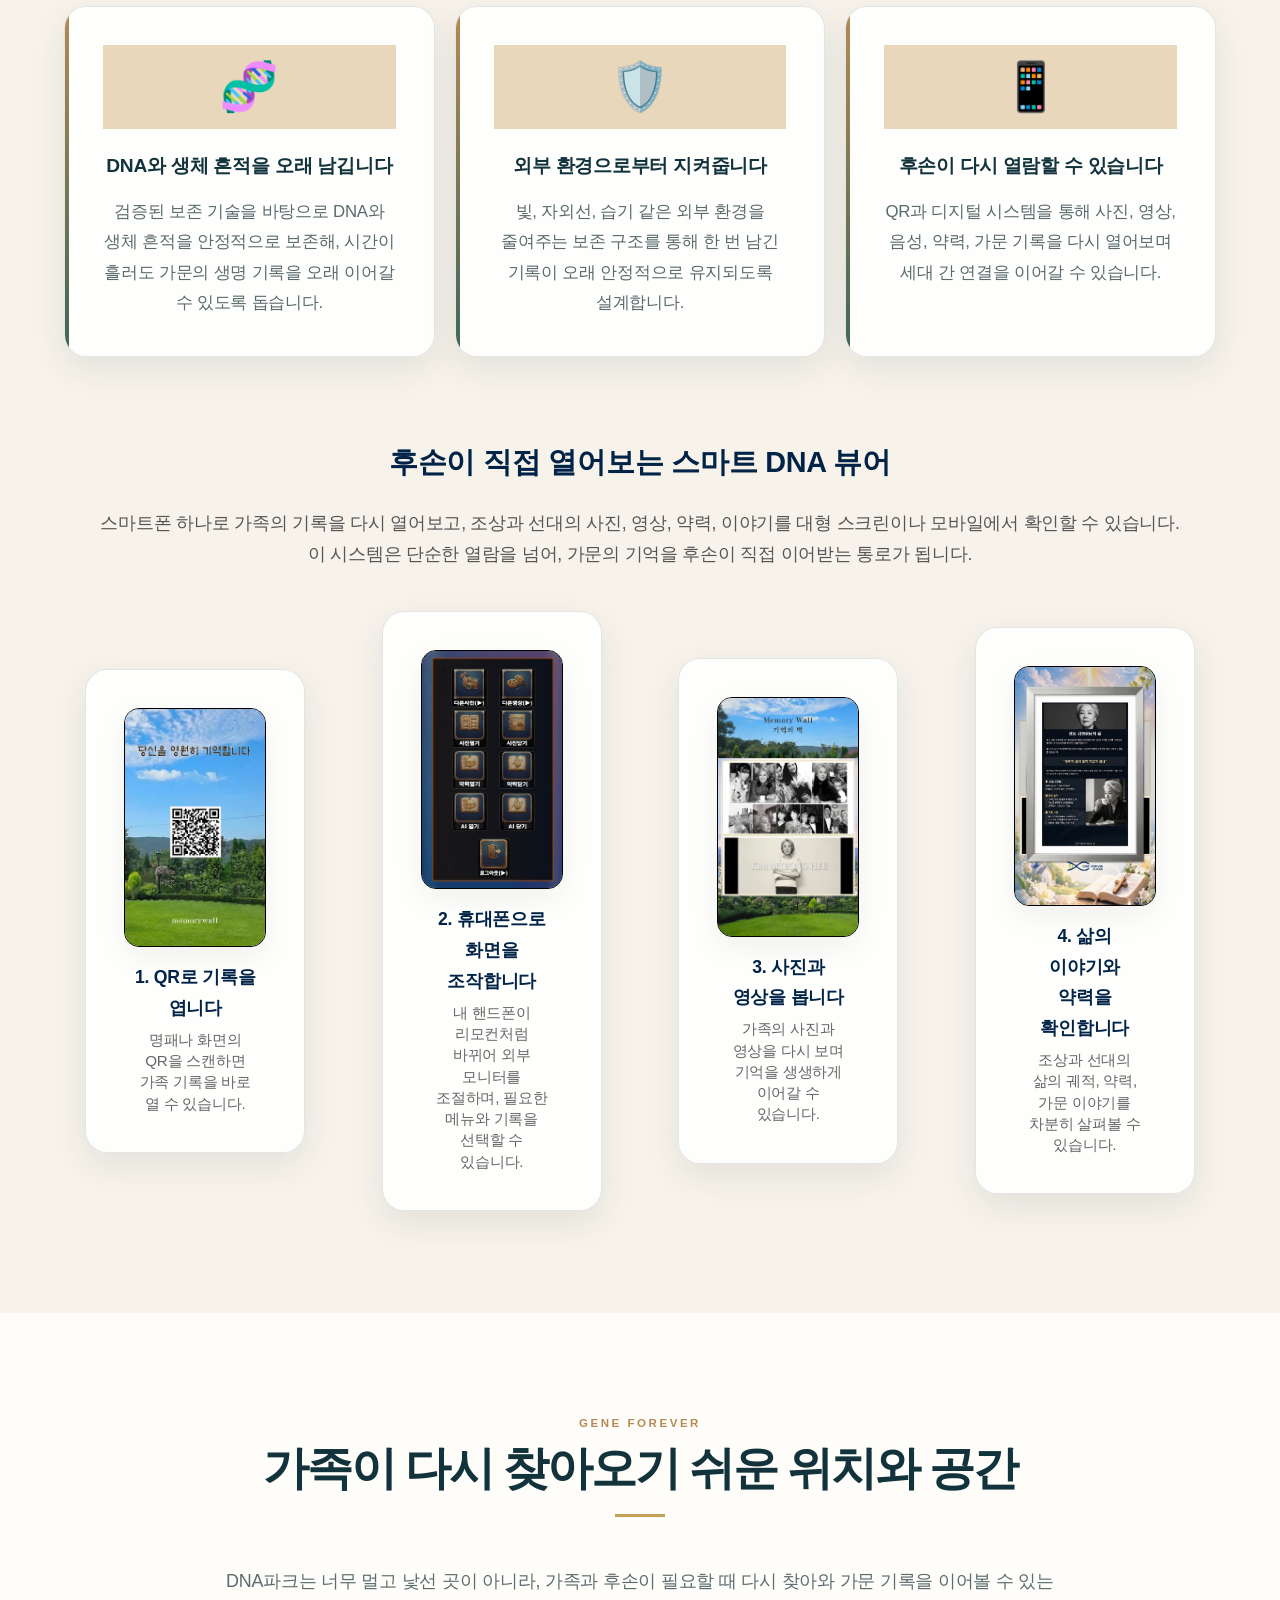
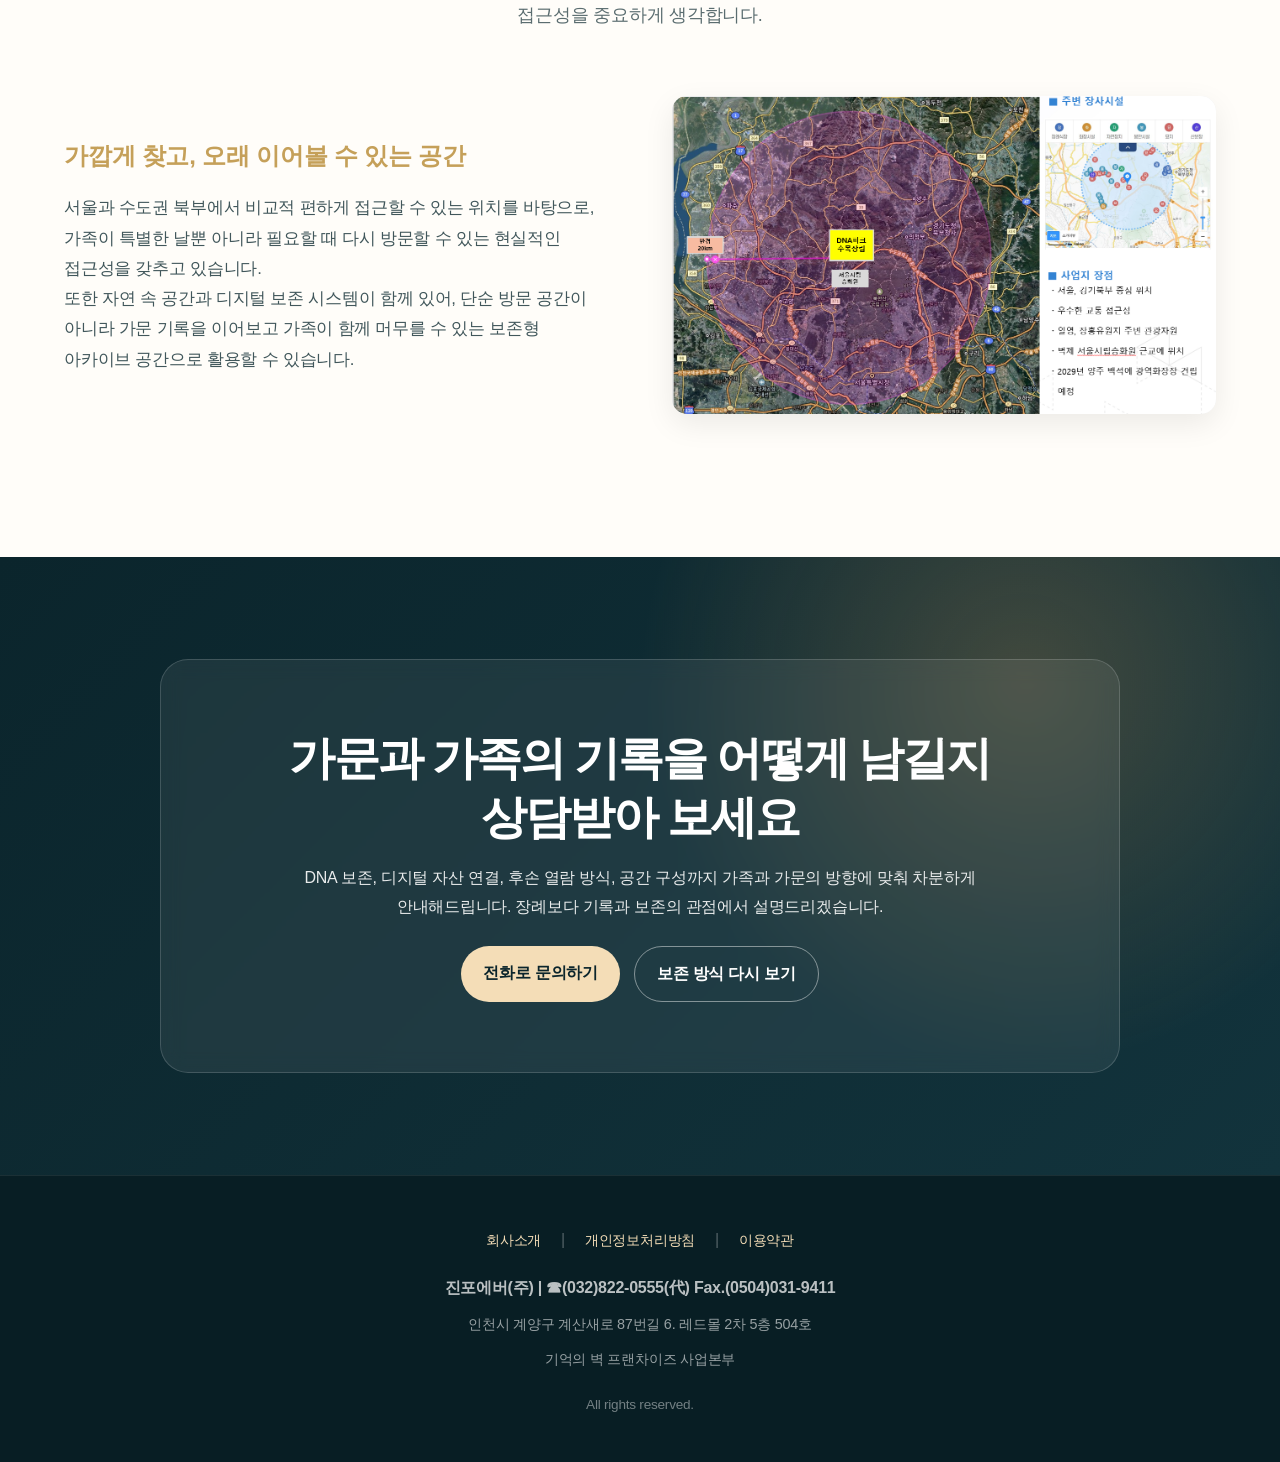
<file: pages/DNA파크.html>
<!DOCTYPE html>
<html lang="ko">
<head>
    <meta charset="UTF-8">
    <meta name="viewport" content="width=device-width, initial-scale=1.0">
    <meta name="color-scheme" content="light">
    <title>DNA 파크 | GENE FOREVER</title>
    <style>
        /* 기본 스타일 및 색상 정의 (메인페이지 테마 완벽 통일) */
        :root {
            --primary-navy: #002347;
            --accent-gold: #C5A059;
            --text-dark: #333;
            --bg-light: #f8f9fa;
            --white: #ffffff;
            --warm-beige: #F5F2EB;
        }

        * {
            margin: 0;
            padding: 0;
            box-sizing: border-box;
        }

        body {
            font-family: 'Pretendard', -apple-system, BlinkMacSystemFont, "Segoe UI", Roboto, "Helvetica Neue", Arial, sans-serif;
            line-height: 1.6;
            color: var(--text-dark);
            background-color: var(--white);
        }

        /* 헤더 섹션 */
        header {
            background-color: var(--primary-navy);
            padding: 1rem 5%;
            display: flex;
            justify-content: space-between;
            align-items: center;
            position: fixed;
            width: 100%;
            top: 0;
            z-index: 1000;
            box-shadow: 0 2px 10px rgba(0,0,0,0.1);
        }

        .logo {
            color: var(--accent-gold);
            font-size: 1.5rem; 
            font-weight: bold;
            text-decoration: none;
        }

        nav a {
            color: var(--white);
            text-decoration: none;
            margin-left: 2rem;
            font-size: 0.95rem;
            transition: color 0.3s;
        }

        nav a:hover {
            color: var(--accent-gold);
        }

        /* 메인 비주얼 (Hero) */
        .hero {
            width: 100%;
            padding-top: 70px;
            background-color: #27374D;
            text-align: center;
        }
        
        .hero img {
            width: 100%;
            height: auto;
            display: block;
        }

        /* 섹션 공통 스타일 */
        section {
            padding: 80px 10%; 
        }

        .section-title {
            text-align: center;
            font-size: 2.2rem; 
            color: var(--primary-navy);
            margin-bottom: 3rem;
            position: relative;
        }

        .section-title::after {
            content: '';
            display: block;
            width: 50px;
            height: 3px;
            background: var(--accent-gold);
            margin: 15px auto 0;
        }

        .section-subtitle {
            text-align: center;
            font-size: 1.2rem; 
            color: #666;
            margin-bottom: 4rem;
            line-height: 1.8;
            max-width: 900px;
            margin-left: auto;
            margin-right: auto;
        }

        /* 대표 이미지와 재생 버튼을 보여주는 소개 영상 */
        .featured-video-block {
            max-width: 1100px;
            margin: 0 auto 65px;
            text-align: center;
        }

        .featured-video-block h2 {
            color: var(--primary-navy);
            font-size: 2.2rem;
            margin-bottom: 12px;
            word-break: keep-all;
        }

        .featured-video-block > p {
            color: #666;
            font-size: 1.05rem;
            margin: 0 auto 28px;
            max-width: 760px;
            word-break: keep-all;
        }

        .featured-video-shell {
            position: relative;
            overflow: hidden;
            border-radius: 18px;
            background: #071c32;
            box-shadow: 0 14px 36px rgba(0, 35, 71, 0.16);
        }

        .featured-video {
            display: block;
            width: 100%;
            aspect-ratio: 16 / 9;
            background: #071c32;
            object-fit: contain;
        }

        .featured-video-play {
            position: absolute;
            top: 50%;
            left: 50%;
            transform: translate(-50%, -50%);
            display: inline-flex;
            align-items: center;
            gap: 10px;
            padding: 15px 24px;
            border: 2px solid rgba(255,255,255,0.75);
            border-radius: 999px;
            background: rgba(0, 35, 71, 0.88);
            color: #fff;
            font-size: 1.05rem;
            font-weight: bold;
            cursor: pointer;
            box-shadow: 0 8px 24px rgba(0,0,0,0.28);
            transition: transform 0.2s ease, background 0.2s ease;
        }

        .featured-video-play:hover {
            transform: translate(-50%, -50%) scale(1.04);
            background: rgba(197, 160, 89, 0.96);
        }

        .featured-video-play:focus-visible {
            outline: 3px solid #fff;
            outline-offset: 3px;
        }

        .featured-video-play[hidden] {
            display: none;
        }

        .featured-video-play-icon {
            font-size: 1.35rem;
            line-height: 1;
        }

        .featured-video-note {
            margin-top: 14px !important;
            color: #777 !important;
            font-size: 0.92rem !important;
        }

        .quick-grid {
            display: grid;
            grid-template-columns: repeat(auto-fit, minmax(220px, 1fr));
            gap: 20px;
            margin: 35px auto 50px;
            max-width: 1100px;
        }

        .quick-card {
            padding: 26px 22px;
            border-radius: 18px;
            background: #f6f8fb;
            border: 1px solid #e6ebf1;
            box-shadow: 0 8px 24px rgba(0,0,0,0.04);
            text-align: center;
        }

        .quick-card h4 {
            margin-bottom: 10px;
            color: var(--primary-navy);
            font-size: 1.1rem;
        }

        .quick-card p {
            color: #555;
            font-size: 0.95rem;
            line-height: 1.7;
        }

        /* 소개 그리드 */
        .intro-grid {
            display: grid;
            grid-template-columns: 1fr 1fr;
            gap: 40px;
            align-items: center;
            margin-bottom: 40px;
        }

        .intro-grid.reverse {
            direction: rtl;
        }
        .intro-grid.reverse > * {
            direction: ltr;
        }

        .intro-text h3 {
            color: var(--accent-gold);
            margin-bottom: 1rem;
            font-size: 1.5rem; 
        }

        .intro-text p {
            font-size: 1.05rem; 
            line-height: 1.8;
        }

        /* 카드형 레이아웃 */
        .card-container {
            display: grid;
            grid-template-columns: repeat(auto-fit, minmax(300px, 1fr));
            gap: 30px;
        }

        .card {
            background: var(--white);
            padding: 40px 30px;
            border-radius: 15px; 
            box-shadow: 0 10px 30px rgba(0,0,0,0.05); 
            transition: transform 0.3s;
            text-align: center;
            border-top: 4px solid var(--primary-navy); 
        }

        .card:hover {
            transform: translateY(-10px);
        }

        .card-icon {
            font-size: 3rem;
            margin-bottom: 20px;
        }

        .card h4 {
            color: var(--primary-navy);
            margin-bottom: 15px;
            font-size: 1.3rem; 
        }

        .card p {
            color: #555;
            font-size: 1.05rem; 
            line-height: 1.8;   
        }

        /* 강조 배지 스타일 */
        .highlight-badge {
            display: inline-block;
            background: linear-gradient(to right, #E5453A, #CA2A20);
            border: 3px solid var(--accent-gold); 
            color: #ffffff;
            padding: 20px 60px;
            border-radius: 100px;
            font-size: 2.2rem; 
            font-weight: 900;
            box-shadow: 0 15px 30px rgba(202, 42, 32, 0.3);
            text-shadow: 2px 2px 4px rgba(0,0,0,0.2);
            white-space: nowrap;
            letter-spacing: -1px;
            max-width: 100%;
            box-sizing: border-box;
        }

        /* 비교 표 디자인 */
        .comparison-container {
            max-width: 1100px;
            margin: 0 auto 60px;
            border-radius: 15px;
            box-shadow: 0 10px 30px rgba(0,0,0,0.08);
            overflow: hidden;
            background: #fff;
        }
        .comparison-title {
            text-align: center;
            font-size: 1.6rem;
            color: var(--primary-navy);
            padding: 25px 20px;
            background-color: var(--warm-beige);
            font-weight: bold;
            border-bottom: 1px solid #e0d8c3;
        }
        .comparison-table {
            display: grid;
            grid-template-columns: 1fr 1.5fr 2fr;
            background: #fff;
        }
        .comp-th {
            padding: 20px;
            font-weight: bold;
            text-align: center;
            border-bottom: 2px solid #ddd;
            background: #f8f9fa;
            color: var(--primary-navy);
            font-size: 1.1rem;
        }
        .comp-th.new-tech {
            background: #eef7eb;
            color: var(--primary-navy); 
            border-bottom: 2px solid #8ebd71; 
        }
        .comp-cell {
            padding: 30px 20px;
            border-bottom: 1px solid #eee;
            display: flex;
            flex-direction: column;
            justify-content: center;
            text-align: center;
        }
        .comp-cat {
            font-weight: bold;
            color: var(--text-dark);
            font-size: 1.2rem;
            background: #fafafa;
            border-right: 1px solid #eee;
        }
        .comp-cat small {
            font-size: 0.9rem;
            color: #888;
            margin-top: 5px;
            font-weight: normal;
        }
        .comp-old-val {
            background: #ffffff;
            color: #555;
            text-align: center;
            border-right: 1px solid #eee;
            font-size: 1.05rem;
            line-height: 1.6;
        }
        .comp-new-val {
            background: #eef7eb; 
            color: var(--text-dark);
            text-align: left;
            padding-left: 40px;
        }
        .comp-new-val strong {
            color: var(--primary-navy); 
            font-size: 1.2rem;
            margin-bottom: 3px; 
            display: block; 
            line-height: 1.3;
            font-weight: 800;
        }
        .comp-new-val span {
            color: #555; 
            font-size: 1rem;
            display: block; 
            line-height: 1.3;
        }

        .image-wrapper {
            text-align: center;
            max-width: 1200px;
            margin: 0 auto;
            border-radius: 15px; 
            overflow: hidden;
            box-shadow: 0 10px 30px rgba(0,0,0,0.1);
            background-color: var(--warm-beige);
            padding: 30px;
        }
        
        .image-wrapper img {
            width: 100%;
            height: auto;
            display: block;
            border-radius: 10px;
            box-shadow: 0 5px 15px rgba(0,0,0,0.05);
        }

        .cta-section {
            padding: 40px 10% 90px;
            background: linear-gradient(135deg, #f7f8fb 0%, #edf2f7 100%);
        }

        .cta-card {
            max-width: 960px;
            margin: 0 auto;
            padding: 40px 32px;
            border-radius: 24px;
            background: var(--primary-navy);
            color: var(--white);
            text-align: center;
            box-shadow: 0 20px 45px rgba(0, 35, 71, 0.22);
        }

        .cta-card h2 {
            font-size: 2rem;
            margin-bottom: 16px;
        }

        .cta-card p {
            max-width: 700px;
            margin: 0 auto 24px;
            line-height: 1.8;
            color: rgba(255,255,255,0.9);
        }

        .cta-actions {
            display: flex;
            flex-wrap: wrap;
            justify-content: center;
            gap: 14px;
        }

        .cta-button {
            display: inline-block;
            padding: 14px 24px;
            border-radius: 999px;
            text-decoration: none;
            font-weight: bold;
        }

        .cta-button.primary {
            background: var(--accent-gold);
            color: var(--primary-navy);
        }

        .cta-button.secondary {
            background: transparent;
            color: var(--white);
            border: 1px solid rgba(255,255,255,0.35);
        }

        /* 💡 뷰어 커스텀 레이아웃 */
        .viewer-custom-layout {
            display: grid;
            grid-template-columns: repeat(4, minmax(0, 1fr));
            gap: 24px;
            align-items: start;
            justify-items: center;
            margin-top: 40px;
        }

        .viewer-item {
            width: 100%;
            max-width: 220px;
            display: flex;
            flex-direction: column;
            align-items: center;
        }

        /* 💡 이미지 1~4 박스 스타일 */
        .viewer-box {
            background-color: #f1f3f5;
            border-radius: 15px;
            overflow: hidden;
            box-shadow: 0 10px 30px rgba(0,0,0,0.06);
            transition: transform 0.3s;
            cursor: pointer;
            width: 100%;
            max-width: 204px; 
            aspect-ratio: 150 / 253; 
            display: flex;
            align-items: center;
            justify-content: center;
            position: relative;
            margin: 0 auto;
            border: 1px solid #000;
        }

        .viewer-box img {
            width: 100%;
            height: 100%;
            object-fit: cover;
        }

        .viewer-box:hover {
            transform: translateY(-5px);
            box-shadow: 0 15px 35px rgba(0,0,0,0.1);
        }

        /* 💡 팝업(모달) 공통 스타일 */
        .modal-overlay {
            display: none;
            position: fixed;
            top: 0;
            left: 0;
            width: 100%;
            height: 100%;
            background-color: rgba(0, 0, 0, 0.6);
            z-index: 9999;
            align-items: center;
            justify-content: center;
            opacity: 0;
            transition: opacity 0.3s ease;
        }

        .modal-overlay.show {
            display: flex;
            opacity: 1;
        }

        .modal-content {
            background-color: var(--white);
            padding: 40px;
            border-radius: 15px;
            width: 90%;
            max-width: 650px;
            max-height: 80vh;
            overflow-y: auto;
            position: relative;
            box-shadow: 0 20px 50px rgba(0,0,0,0.2);
            transform: translateY(-20px);
            transition: transform 0.3s ease;
        }

        .modal-overlay.show .modal-content {
            transform: translateY(0);
        }

        .modal-close {
            position: absolute;
            top: 20px;
            right: 25px;
            font-size: 2rem;
            color: #999;
            cursor: pointer;
            transition: color 0.3s;
            line-height: 1;
        }

        .modal-close:hover {
            color: var(--primary-navy);
        }

        .modal-body {
            font-size: 0.95rem;
            color: #555;
            line-height: 1.8;
            text-align: left;
        }

        .modal-body h4 {
            color: var(--primary-navy);
            margin-top: 25px;
            margin-bottom: 10px;
            font-size: 1.1rem;
        }

        /* 푸터 */
        footer {
            background-color: var(--primary-navy);
            color: var(--white);
            padding: 40px 10%;
            text-align: center;
        }

        /* 모바일 최적화 */
        @media (max-width: 1024px) {
            .highlight-badge {
                font-size: 1.8rem;
                padding: 16px 45px;
            }
        }

        @media (max-width: 768px) {
            header {
                flex-direction: column;
                padding: 15px 5%;
            }
            .logo {
                margin-bottom: 12px;
                font-size: 1.4rem;
            }
            nav {
                display: flex;
                flex-wrap: wrap;
                justify-content: center;
                gap: 15px;
                width: 100%;
            }
            nav a {
                margin-left: 0;
            }
            .hero {
                padding-top: 120px;
            }

            .intro-grid { grid-template-columns: 1fr; }
            .intro-grid.reverse { direction: ltr; }
            
            /* 모바일: 4개 카드를 1열로 정렬 */
            .viewer-custom-layout {
                grid-template-columns: repeat(2, minmax(0, 1fr));
                gap: 20px 15px;
                align-items: start;
            }

            .viewer-item {
                max-width: 100%;
            }

            .viewer-box {
                max-width: 160px;
            }

            .highlight-badge {
                font-size: 1.2rem; 
                padding: 12px 25px;
                white-space: normal;
                word-break: keep-all;
            }
            .image-wrapper {
                padding: 15px;
            }
            .comparison-table {
                display: flex;
                flex-direction: column;
            }
            .comp-th {
                display: none;
            }
            .comp-cell {
                padding: 18px 20px;
                border-right: none !important;
            }
            .comp-cat {
                background: var(--warm-beige);
                font-size: 1.15rem;
                padding: 15px;
                border-bottom: 1px solid #ddd;
            }
            .comp-old-val {
                background: #fdfdfd;
                border-bottom: 1px solid #eee;
                text-align: center;
            }
            .comp-old-val::before {
                content: '🏛️ 기존 방식';
                font-weight: 800;
                color: #888;
                font-size: 0.9rem;
                display: block;
                margin-bottom: 6px;
            }
            .comp-new-val {
                padding: 20px;
                text-align: center;
                border-bottom: 4px solid #8ebd71; 
            }
            .comp-new-val::before {
                content: '🧬 스마트 DNA 파크';
                font-weight: 800;
                color: var(--primary-navy);
                font-size: 0.9rem;
                display: block;
                margin-bottom: 6px;
            }

            .cta-card {
                padding: 32px 22px;
            }

            .cta-card h2 {
                font-size: 1.6rem;
            }
        }
    </style>
    <link rel="stylesheet" href="../assets/css/renewal.css?v=20261128-1">
</head>
<body class="renewal page-dna">

    <header>
        <a href="index.html" class="logo">GENE FOREVER</a>
        <nav>
            <a href="index.html">메인페이지</a>
            <details class="nav-dropdown nav-memory">
                <summary>기억의 벽</summary>
                <div class="nav-dropdown-menu">
                    <a href="교회페이지.html">교회</a>
                    <a href="사찰페이지.html">사찰</a>
                </div>
            </details>
            <a href="반려동물.html">반려동물</a>
            <details class="nav-dropdown nav-digital">
                <summary>디지털관</summary>
                <div class="nav-dropdown-menu">
                    <a href="가족기록.html">가족기록</a>
                    <a href="가입신청.html">가입신청</a>
                </div>
            </details>
            <a href="DNA파크.html" style="color: var(--accent-gold);">DNA파크</a>
        </nav>
    </header>

    <div class="hero" id="home">
        <img src="../assets/images/dnapark1.png" alt="The Blueprint of Eternity - 장례는 끝이 아니라 영원한 기록의 시작입니다" onerror="this.style.display='none'; this.parentNode.innerHTML='<div style=\'display:flex; height:400px; align-items:center; justify-content:center; color:#fff;\'>[dnapark1.png 이미지를 넣어주세요]</div>'">
    </div>

    <!-- 패러다임의 전환 -->
    <section id="paradigm" style="background-color: var(--white); padding-bottom: 0px;">
        <div style="text-align: center; margin-bottom: 40px; padding: 0 15px;">
            <span class="highlight-badge">
                조상과 가문의 DNA와 디지털 자산을 후손까지 잇는 보존 파크
            </span>
        </div>

        <div class="featured-video-block" aria-labelledby="dna-park-video-title">
            <h2 id="dna-park-video-title">일영 DNA파크·수목장림 소개</h2>
            <p>자연 속 추모 공간과 DNA 보존 시스템이 함께 이어지는 일영 DNA파크의 모습을 확인해 보세요.</p>
            <div class="featured-video-shell">
                <video class="featured-video" controls preload="none" playsinline
                       poster="../assets/images/dnapark1.png"
                       aria-label="일영 DNA파크와 수목장림 소개 영상"
                       onplay="this.nextElementSibling.hidden=true"
                       onended="this.nextElementSibling.hidden=false; this.load()">
                    <source src="../assets/videos/ilyeong-dna-park.mp4" type="video/mp4">
                    사용 중인 브라우저에서는 영상을 재생할 수 없습니다.
                </video>
                <button class="featured-video-play" type="button"
                        onclick="this.previousElementSibling.play()"
                        aria-label="일영 DNA파크와 수목장림 소개 영상 재생">
                    <span class="featured-video-play-icon" aria-hidden="true">▶</span>
                    <span>영상 보기</span>
                </button>
            </div>
            <p class="featured-video-note">대표 이미지의 재생 버튼을 누르면 영상이 시작됩니다.</p>
        </div>

        <div style="text-align: center; margin-bottom: 40px; max-width: 1200px; margin-left: auto; margin-right: auto; padding: 0 15px;">
            <img src="../assets/images/수목장림위치2.png" alt="수목장림 전경" style="width: 100%; height: auto; display: block; border-radius: 15px; box-shadow: 0 10px 30px rgba(0,0,0,0.08);" onerror="this.style.display='none'; this.parentNode.innerHTML='<div style=\'padding: 80px 20px; background-color: var(--warm-beige); border-radius: 15px; color: var(--primary-navy); font-weight: bold;\'>[수목장림위치2.png 이미지를 넣어주세요]</div>'">
        </div>

        <div style="text-align: center; margin-bottom: 60px; max-width: 1200px; margin-left: auto; margin-right: auto; padding: 0 15px;">
            <img src="../assets/images/dnapark.png" alt="DNA 파크 조 조감 전경" style="width: 100%; height: auto; display: block; border-radius: 15px; box-shadow: 0 10px 30px rgba(0,0,0,0.08);" onerror="this.style.display='none'; this.parentNode.innerHTML='<div style=\'padding: 80px 20px; background-color: var(--warm-beige); border-radius: 15px; color: var(--primary-navy); font-weight: bold;\'>[dnapark.png 이미지를 넣어주세요]</div>'">
        </div>

        <h2 class="section-title">DNA파크는 무엇을 남기는 공간인가요?</h2>
        <p class="section-subtitle">
            DNA파크는 단순히 한 사람을 기리는 공간이 아니라, 조상과 가족의 생명 기록, 사진, 영상, 약력, 가문의 이야기를 함께 보존하여<br>
            후손이 다시 찾아와 보고, 배우고, 이어갈 수 있도록 만든 가족 유산 보존 플랫폼입니다.
        </p>

        <div class="quick-grid">
            <div class="quick-card">
                <h4>무엇을 남기나요?</h4>
                <p>DNA, 생체 흔적, 사진, 영상, 음성, 약력, 가문 이야기를 함께 남깁니다.</p>
            </div>
            <div class="quick-card">
                <h4>왜 필요한가요?</h4>
                <p>세대가 바뀌면 사라지기 쉬운 가족의 기록을 후손까지 이어주는 실제 공간이 필요하기 때문입니다.</p>
            </div>
            <div class="quick-card">
                <h4>누가 이어받나요?</h4>
                <p>가족과 후손이 직접 찾아와 기록을 보고, 가문의 뿌리와 이야기를 다시 만날 수 있습니다.</p>
            </div>
        </div>
        
        <div class="comparison-container">
            <div class="comparison-title">
                가족 기록 보존 방식으로 볼 때 더 오래, 더 많이, 더 효율적으로 남길 수 있습니다
            </div>
            <div class="comparison-table">
                <!-- Header -->
                <div class="comp-th" style="border-right: 1px solid #ddd;">구분</div>
                <div class="comp-th" style="color: #666; font-size: 1.2rem;">🏛️ 기존 보관 중심 방식</div>
                <div class="comp-th new-tech" style="font-size: 1.2rem;">🧬 DNA·디지털 자산 보존 방식</div>
                
                <!-- Row 1 -->
                <div class="comp-cell comp-cat">공간 활용</div>
                <div class="comp-cell comp-old-val">
                    넓은 공간이 필요하고<br>수용 한계가 큼
                </div>
                <div class="comp-cell comp-new-val">
                    <strong>같은 부지에서도 더 많은 가족 기록 보존 가능</strong>
                    <span>같은 공간 안에서 더 높은 밀도로 오랜 보존 구조를 만들 수 있습니다.</span>
                </div>

                <!-- Row 2 -->
                <div class="comp-cell comp-cat">후손에게 남는 가치</div>
                <div class="comp-cell comp-old-val">
                    장소 중심 기억에 머물기 쉬움
                </div>
                <div class="comp-cell comp-new-val">
                    <strong>DNA와 디지털 기록이 함께 남습니다</strong>
                    <span>한 사람의 생명 흔적과 가족의 이야기를 함께 이어갈 수 있습니다.</span>
                </div>

                <!-- Row 3 -->
                <div class="comp-cell comp-cat" style="border-bottom: none;">장기 보존 안정성</div>
                <div class="comp-cell comp-old-val" style="border-bottom: none;">
                    기록의 확장과 열람 방식이 제한적
                </div>
                <div class="comp-cell comp-new-val" style="border-bottom: none;">
                    <strong>상온 보존 기술과 디지털 연결을 함께 적용</strong>
                    <span>오래 남기고, 후손이 다시 열람하기 쉬운 구조를 갖출 수 있습니다.</span>
                </div>
            </div>
        </div>
    </section>

    <!-- 시대를 초월하는 초격차 보존 기술 -->
    <section id="technology" style="background-color: var(--bg-light);">
        <h2 class="section-title">왜 오래 보존될 수 있을까요?</h2>
        <p class="section-subtitle">
            DNA파크의 핵심은 기술 그 자체보다, 가문과 가족의 기록을 오랜 시간 안정적으로 남기고 후손이 다시 볼 수 있게 만드는 데 있습니다.
        </p>

        <div class="card-container">
            <div class="card">
                <div class="card-icon">🧬</div>
                <h4>DNA와 생체 흔적을 오래 남깁니다</h4>
                <p>검증된 보존 기술을 바탕으로 DNA와 생체 흔적을 안정적으로 보존해, 시간이 흘러도 가문의 생명 기록을 오래 이어갈 수 있도록 돕습니다.</p>
            </div>
            
            <div class="card">
                <div class="card-icon">🛡️</div>
                <h4>외부 환경으로부터 지켜줍니다</h4>
                <p>빛, 자외선, 습기 같은 외부 환경을 줄여주는 보존 구조를 통해 한 번 남긴 기록이 오래 안정적으로 유지되도록 설계합니다.</p>
            </div>

            <div class="card">
                <div class="card-icon">📱</div>
                <h4>후손이 다시 열람할 수 있습니다</h4>
                <p>QR과 디지털 시스템을 통해 사진, 영상, 음성, 약력, 가문 기록을 다시 열어보며 세대 간 연결을 이어갈 수 있습니다.</p>
            </div>
        </div>

        <div style="max-width: 1200px; margin: 80px auto 0; text-align: center; padding: 0 15px;">
            <h3 style="color: var(--primary-navy); font-size: 1.8rem; margin-bottom: 20px; font-weight: bold; word-break: keep-all;">후손이 직접 열어보는 스마트 DNA 뷰어</h3>
            <p style="font-size: 1.1rem; line-height: 1.8; color: #555; margin-bottom: 40px; word-break: keep-all;">
                스마트폰 하나로 가족의 기록을 다시 열어보고, 조상과 선대의 사진, 영상, 약력, 이야기를 대형 스크린이나 모바일에서 확인할 수 있습니다.<br>
                이 시스템은 단순한 열람을 넘어, 가문의 기억을 후손이 직접 이어받는 통로가 됩니다.
            </p>
            
            <!-- 4개의 이미지 박스 -->
            <div class="viewer-custom-layout">
                
                <div class="viewer-item">
                    <div class="viewer-box">
                        <img src="../assets/images/이미지1.png" alt="이미지 1" onerror="this.style.display='none'; this.parentNode.innerHTML='<span style=\'color: #999; font-size: 1rem; font-weight: bold;\'>[이미지 1]</span>'">
                    </div>
                    <div style="margin-top: 15px; text-align: center; padding: 0 10px;">
                        <h4 style="color: var(--primary-navy); font-size: 1.1rem; margin-bottom: 5px; font-weight: bold;">1. QR로 기록을 엽니다</h4>
                        <p style="font-size: 0.95rem; color: #666; line-height: 1.4; word-break: keep-all;">명패나 화면의 QR을 스캔하면 가족 기록을 바로 열 수 있습니다.</p>
                    </div>
                </div>

                <div class="viewer-item">
                    <div class="viewer-box">
                        <img src="../assets/images/이미지2.png" alt="이미지 2" onerror="this.style.display='none'; this.parentNode.innerHTML='<span style=\'color: #999; font-size: 1rem; font-weight: bold;\'>[이미지 2]</span>'">
                    </div>
                    <div style="margin-top: 15px; text-align: center; padding: 0 10px;">
                        <h4 style="color: var(--primary-navy); font-size: 1.1rem; margin-bottom: 5px; font-weight: bold;">2. 휴대폰으로 화면을 조작합니다</h4>
                        <p style="font-size: 0.95rem; color: #666; line-height: 1.4; word-break: keep-all;">내 핸드폰이 리모컨처럼 바뀌어 외부 모니터를 조절하며, 필요한 메뉴와 기록을 선택할 수 있습니다.</p>
                    </div>
                </div>

                <div class="viewer-item">
                    <div class="viewer-box">
                        <img src="../assets/images/이미지3.png" alt="이미지 3" onerror="this.style.display='none'; this.parentNode.innerHTML='<span style=\'color: #999; font-size: 1rem; font-weight: bold;\'>[이미지 3]</span>'">
                    </div>
                    <div style="margin-top: 15px; text-align: center; padding: 0 10px;">
                        <h4 style="color: var(--primary-navy); font-size: 1.1rem; margin-bottom: 5px; font-weight: bold;">3. 사진과 영상을 봅니다</h4>
                        <p style="font-size: 0.95rem; color: #666; line-height: 1.4; word-break: keep-all;">가족의 사진과 영상을 다시 보며 기억을 생생하게 이어갈 수 있습니다.</p>
                    </div>
                </div>

                <div class="viewer-item">
                    <div class="viewer-box">
                        <img src="../assets/images/이미지4.png" alt="이미지 4" onerror="this.style.display='none'; this.parentNode.innerHTML='<span style=\'color: #999; font-size: 1rem; font-weight: bold;\'>[이미지 4]</span>'">
                    </div>
                    <div style="margin-top: 15px; text-align: center; padding: 0 10px;">
                        <h4 style="color: var(--primary-navy); font-size: 1.1rem; margin-bottom: 5px; font-weight: bold;">4. 삶의 이야기와 약력을 확인합니다</h4>
                        <p style="font-size: 0.95rem; color: #666; line-height: 1.4; word-break: keep-all;">조상과 선대의 삶의 궤적, 약력, 가문 이야기를 차분히 살펴볼 수 있습니다.</p>
                    </div>
                </div>

            </div>
        </div>
    </section>

    <!-- 공간과 입지 -->
    <section id="space" style="background-color: var(--white);">
        <h2 class="section-title">가족이 다시 찾아오기 쉬운 위치와 공간</h2>
        <p class="section-subtitle">
            DNA파크는 너무 멀고 낯선 곳이 아니라, 가족과 후손이 필요할 때 다시 찾아와 가문 기록을 이어볼 수 있는 접근성을 중요하게 생각합니다.
        </p>
        
        <div class="intro-grid reverse">
            <div style="width: 100%;">
                <div style="border-radius: 15px; overflow: hidden; box-shadow: 0 10px 30px rgba(0,0,0,0.08); background-color: #eee;">
                    <img src="../assets/images/일영사업장지도.png" alt="수목장림 위치 및 약도" style="width: 100%; height: auto; display: block;" onerror="this.style.display='none'; this.parentNode.innerHTML='<div style=\'padding: 50px 20px; text-align:center; color: var(--primary-navy); font-weight: bold;\'>[일영사업장지도.png 이미지를 넣어주세요]</div>'">
                </div>
            </div>
            <div class="intro-text">
                <h3>가깝게 찾고, 오래 이어볼 수 있는 공간</h3>
                <p>서울과 수도권 북부에서 비교적 편하게 접근할 수 있는 위치를 바탕으로, 가족이 특별한 날뿐 아니라 필요할 때 다시 방문할 수 있는 현실적인 접근성을 갖추고 있습니다.</p>
                <p>또한 자연 속 공간과 디지털 보존 시스템이 함께 있어, 단순 방문 공간이 아니라 가문 기록을 이어보고 가족이 함께 머무를 수 있는 보존형 아카이브 공간으로 활용할 수 있습니다.</p>
            </div>
        </div>
    </section>

    <section class="cta-section">
        <div class="cta-card">
            <h2>가문과 가족의 기록을 어떻게 남길지 상담받아 보세요</h2>
            <p>DNA 보존, 디지털 자산 연결, 후손 열람 방식, 공간 구성까지 가족과 가문의 방향에 맞춰 차분하게 안내해드립니다. 장례보다 기록과 보존의 관점에서 설명드리겠습니다.</p>
            <div class="cta-actions">
                <a href="#" onclick="handlePhoneInquiry(event)" class="cta-button primary">전화로 문의하기</a>
                <a href="#technology" class="cta-button secondary">보존 방식 다시 보기</a>
            </div>
        </div>
    </section>

    <!-- 💡 통일된 푸터 및 약관 팝업 연동 -->
    <footer>
        <div style="display: flex; justify-content: center; align-items: center; gap: 20px; margin-bottom: 20px;">
            <a href="index.html#about" style="color: var(--accent-gold); text-decoration: none; font-size: 0.9rem;">회사소개</a>
            <span style="color: rgba(255,255,255,0.3);">|</span>
            <a href="#" onclick="openPrivacyModal(event)" style="color: var(--accent-gold); text-decoration: none; font-size: 0.9rem;">개인정보처리방침</a>
            <span style="color: rgba(255,255,255,0.3);">|</span>
            <a href="#" onclick="openTermsModal(event)" style="color: var(--accent-gold); text-decoration: none; font-size: 0.9rem;">이용약관</a>
        </div>
        <p style="margin-bottom: 10px; font-weight: bold;">진포에버(주) | ☎(032)822-0555(代) Fax.(0504)031-9411</p>
        <p style="margin-bottom: 10px; font-size: 0.9rem; opacity: 0.8;">인천시 계양구 계산새로 87번길 6. 레드몰 2차 5층 504호</p>
        <p style="margin-bottom: 20px; font-size: 0.9rem; opacity: 0.8;">기억의 벽 프랜차이즈 사업본부</p>
        <p style="font-size: 0.85rem; opacity: 0.6;">All rights reserved.</p>
    </footer>

    <!-- 💡 개인정보처리방침 모달 -->
    <div id="privacyModal" class="modal-overlay">
        <div class="modal-content">
            <span class="modal-close" onclick="closePrivacyModal()">&times;</span>
            <h2 style="color: var(--primary-navy); margin-bottom: 20px; text-align: center;">개인정보처리방침</h2>
            <div class="modal-body">
                <p><strong>진포에버(주)</strong>(이하 '회사'라 한다)는 개인정보 보호법 제30조에 따라 정보주체의 개인정보를 보호하고 이와 관련한 고충을 신속하고 원활하게 처리할 수 있도록 하기 위하여 다음과 같이 개인정보 처리방침을 수립·공개합니다.</p>
                <h4 style="color: var(--primary-navy); margin-top: 25px; margin-bottom: 10px; font-size: 1.1rem;">제1조(개인정보의 처리 목적)</h4>
                <p>회사는 다음의 목적을 위하여 개인정보를 처리합니다. 처리하고 있는 개인정보는 다음의 목적 이외의 용도로는 이용되지 않으며 이용 목적이 변경되는 경우에는 개인정보 보호법 제18조에 따라 별도의 동의를 받는 등 필요한 조치를 이행할 예정입니다.<br>
                1. 홈페이지 회원가입 및 관리<br>
                2. 재화 또는 서비스 제공<br>
                3. 마케팅 및 광고에의 활용</p>
                <h4 style="color: var(--primary-navy); margin-top: 25px; margin-bottom: 10px; font-size: 1.1rem;">제2조(개인정보의 처리 및 보유 기간)</h4>
                <p>① 회사는 법령에 따른 개인정보 보유·이용기간 또는 정보주체로부터 개인정보를 수집 시에 동의받은 개인정보 보유·이용기간 내에서 개인정보를 처리·보유합니다.<br>
                ② 각각의 개인정보 처리 및 보유 기간은 다음과 같습니다.<br>
                1. 홈페이지 회원가입 및 관리 : 사업자/단체 홈페이지 탈퇴시까지<br>
                2. 재화 또는 서비스 제공 : 재화·서비스 공급완료 및 요금결제·정산 완료시까지</p>
                <h4 style="color: var(--primary-navy); margin-top: 25px; margin-bottom: 10px; font-size: 1.1rem;">제3조(정보주체와 법정대리인의 권리·의무 및 그 행사방법)</h4>
                <p>① 정보주체는 회사에 대해 언제든지 개인정보 열람·정정·삭제·처리정지 요구 등의 권리를 행사할 수 있습니다.<br>
                ② 제1항에 따른 권리 행사는 회사에 대해 개인정보 보호법 시행령 제41조제1항에 따라 서면, 전자우편, 모사전송(FAX) 등을 통하여 하실 수 있으며 회사는 이에 대해 지체 없이 조치하겠습니다.</p>
                <h4 style="color: var(--primary-navy); margin-top: 25px; margin-bottom: 10px; font-size: 1.1rem;">제4조(처리하는 개인정보의 항목 작성)</h4>
                <p>회사는 다음의 개인정보 항목을 처리하고 있습니다.<br>
                - 필수항목 : 성명, 생년월일, 아이디, 비밀번호, 주소, 전화번호, 성별, 이메일, 신앙 정보(소속 교회 등)<br>
                - 선택항목 : 직업, 가족관계</p>
                <h4 style="color: var(--primary-navy); margin-top: 25px; margin-bottom: 10px; font-size: 1.1rem;">제5조(개인정보의 파기)</h4>
                <p>회사는 원칙적으로 개인정보 처리목적이 달성된 경우에는 지체없이 해당 개인정보 파기합니다. 파기의 절차, 기한 및 방법은 다음과 같습니다.<br>
                - 파기절차: 이용자가 입력한 정보는 목적 달성 후 별도의 DB에 옮겨져 내부 방침 및 기타 관련 법령에 따라 일정기간 저장된 후 혹은 즉시 파기됩니다.<br>
                - 파기방법: 전자적 파일 형태의 정보는 기록을 재생할 수 없는 기술적 방법을 사용합니다.</p>
                <h4 style="color: var(--primary-navy); margin-top: 25px; margin-bottom: 10px; font-size: 1.1rem;">제6조(개인정보 보호책임자)</h4>
                <p>회사는 개인정보 처리에 관한 업무를 총괄해서 책임지고, 개인정보 처리와 관련한 정보주체의 불만처리 및 피해구제 등을 위하여 아래와 같이 개인정보 보호책임자를 지정하고 있습니다.<br>
                ▶ 개인정보 보호책임자<br>
                성명 : OOO<br>
                직책 : OOO<br>
                연락처 : 032-822-0555, email@geneforever.com</p>
            </div>
        </div>
    </div>

    <!-- 💡 이용약관 모달 -->
    <div id="termsModal" class="modal-overlay">
        <div class="modal-content">
            <span class="modal-close" onclick="closeTermsModal()">&times;</span>
            <h2 style="color: var(--primary-navy); margin-bottom: 20px; text-align: center;">이용약관</h2>
            <div class="modal-body">
                <p><strong>진포에버(주)</strong>(이하 '회사'라 합니다)의 서비스 이용약관은 다음과 같습니다.</p>
                <h4 style="color: var(--primary-navy); margin-top: 25px; margin-bottom: 10px; font-size: 1.1rem;">제1조 (목적)</h4>
                <p>본 약관은 회사가 제공하는 스마트 메모리얼 시스템(DNA 보존 및 디지털 아카이브) 및 관련 제반 서비스의 이용과 관련하여 회사와 회원 간의 권리, 의무 및 책임사항, 기타 필요한 사항을 규정함을 목적으로 합니다.</p>
                <h4 style="color: var(--primary-navy); margin-top: 25px; margin-bottom: 10px; font-size: 1.1rem;">제2조 (서비스의 제공)</h4>
                <p>회사는 다음과 같은 서비스를 제공합니다.<br>
                1. DNA 및 생체정보(케라틴 등)의 추출 및 보존 서비스<br>
                2. 디지털 데이터(사진, 영상, 약력 등)의 아카이빙 및 스마트 뷰어 서비스<br>
                3. 기타 회사가 추가 개발하거나 제휴계약 등을 통해 회원에게 제공하는 일체의 서비스</p>
                <h4 style="color: var(--primary-navy); margin-top: 25px; margin-bottom: 10px; font-size: 1.1rem;">제3조 (이용계약의 체결)</h4>
                <p>① 이용계약은 회원이 되고자 하는 자가 본 약관의 내용에 대하여 동의를 한 다음 서비스 가입 및 이용 신청을 하고 회사가 이러한 신청에 대하여 승낙함으로써 체결됩니다.<br>
                ② 회사는 허위 정보 기재, 부정한 목적의 신청 등 상당한 이유가 있는 경우 승낙을 유보하거나 거절할 수 있습니다.</p>
                <h4 style="color: var(--primary-navy); margin-top: 25px; margin-bottom: 10px; font-size: 1.1rem;">제4조 (회원의 의무)</h4>
                <p>① 회원은 관계법령, 본 약관의 규정, 이용안내 및 서비스와 관련하여 공지한 주의사항 등을 준수하여야 하며, 기타 회사의 업무에 방해되는 행위를 하여서는 안 됩니다.<br>
                ② 회원은 제공받은 계정 및 접속 QR코드(또는 인증 정보)를 제3자에게 양도, 대여할 수 없으며, 이에 대한 관리 책임은 회원에게 있습니다.</p>
                <h4 style="color: var(--primary-navy); margin-top: 25px; margin-bottom: 10px; font-size: 1.1rem;">제5조 (계약 해지 및 환불)</h4>
                <p>① 회원은 언제든지 서비스 이용계약 해지를 신청할 수 있으며, 회사는 관련 법령이 정하는 바에 따라 이를 즉시 처리하여야 합니다.<br>
                ② DNA 보존 작업이 개시된 이후에는 작업 특성상 실비용이 공제된 후 환불되거나 환불이 제한될 수 있으며, 상세한 환불 규정은 별도의 서비스 계약서에 따릅니다.</p>
                <h4 style="color: var(--primary-navy); margin-top: 25px; margin-bottom: 10px; font-size: 1.1rem;">제6조 (면책 조항)</h4>
                <p>① 회사는 천재지변 또는 이에 준하는 불가항력으로 인하여 서비스를 제공할 수 없는 경우에는 서비스 제공에 관한 책임이 면제됩니다.<br>
                ② 회사는 회원의 귀책사유로 인한 서비스 이용의 장애에 대하여는 책임을 지지 않습니다.</p>
            </div>
        </div>
    </div>

    <!-- 💡 스크립트 영역 -->
    <script>
        const privacyModal = document.getElementById('privacyModal');
        
        function openPrivacyModal(event) {
            event.preventDefault(); 
            privacyModal.style.display = 'flex';
            setTimeout(() => { privacyModal.classList.add('show'); }, 10);
        }

        function closePrivacyModal() {
            privacyModal.classList.remove('show');
            setTimeout(() => { privacyModal.style.display = 'none'; }, 300); 
        }

        const termsModal = document.getElementById('termsModal');
        
        function openTermsModal(event) {
            event.preventDefault(); 
            termsModal.style.display = 'flex';
            setTimeout(() => { termsModal.classList.add('show'); }, 10);
        }

        function closeTermsModal() {
            termsModal.classList.remove('show');
            setTimeout(() => { termsModal.style.display = 'none'; }, 300); 
        }

        function handlePhoneInquiry(event) {
            event.preventDefault();
            const isMobileWidth = window.matchMedia('(max-width: 768px)').matches;
            const isMobileDevice = /Android|webOS|iPhone|iPad|iPod|BlackBerry|IEMobile|Opera Mini/i.test(navigator.userAgent);

            if (isMobileWidth || isMobileDevice) {
                window.location.href = 'tel:0328220555';
            }
        }

        // 모달창 바깥쪽 어두운 배경 클릭 시 두 팝업 모두 닫기
        window.addEventListener('click', (event) => {
            if (event.target === privacyModal) {
                closePrivacyModal();
            }
            if (event.target === termsModal) {
                closeTermsModal();
            }
        });

        const sections = document.querySelectorAll("section, .hero");
        const navLinks = document.querySelectorAll("nav a");

        const observerOptions = {
            root: null,
            rootMargin: '0px',
            threshold: 0.6
        };

        const observer = new IntersectionObserver((entries) => {
            entries.forEach(entry => {
                if (entry.isIntersecting) {
                    const id = entry.target.getAttribute("id") || "home"; 
                    navLinks.forEach(link => {
                        link.style.color = ""; 
                        if (link.getAttribute("href") === `#${id}`) {
                            link.style.color = "var(--accent-gold)";
                        }
                    });
                }
            });
        }, observerOptions);

        sections.forEach(section => observer.observe(section));
    </script>
</body>
</html>
</file>
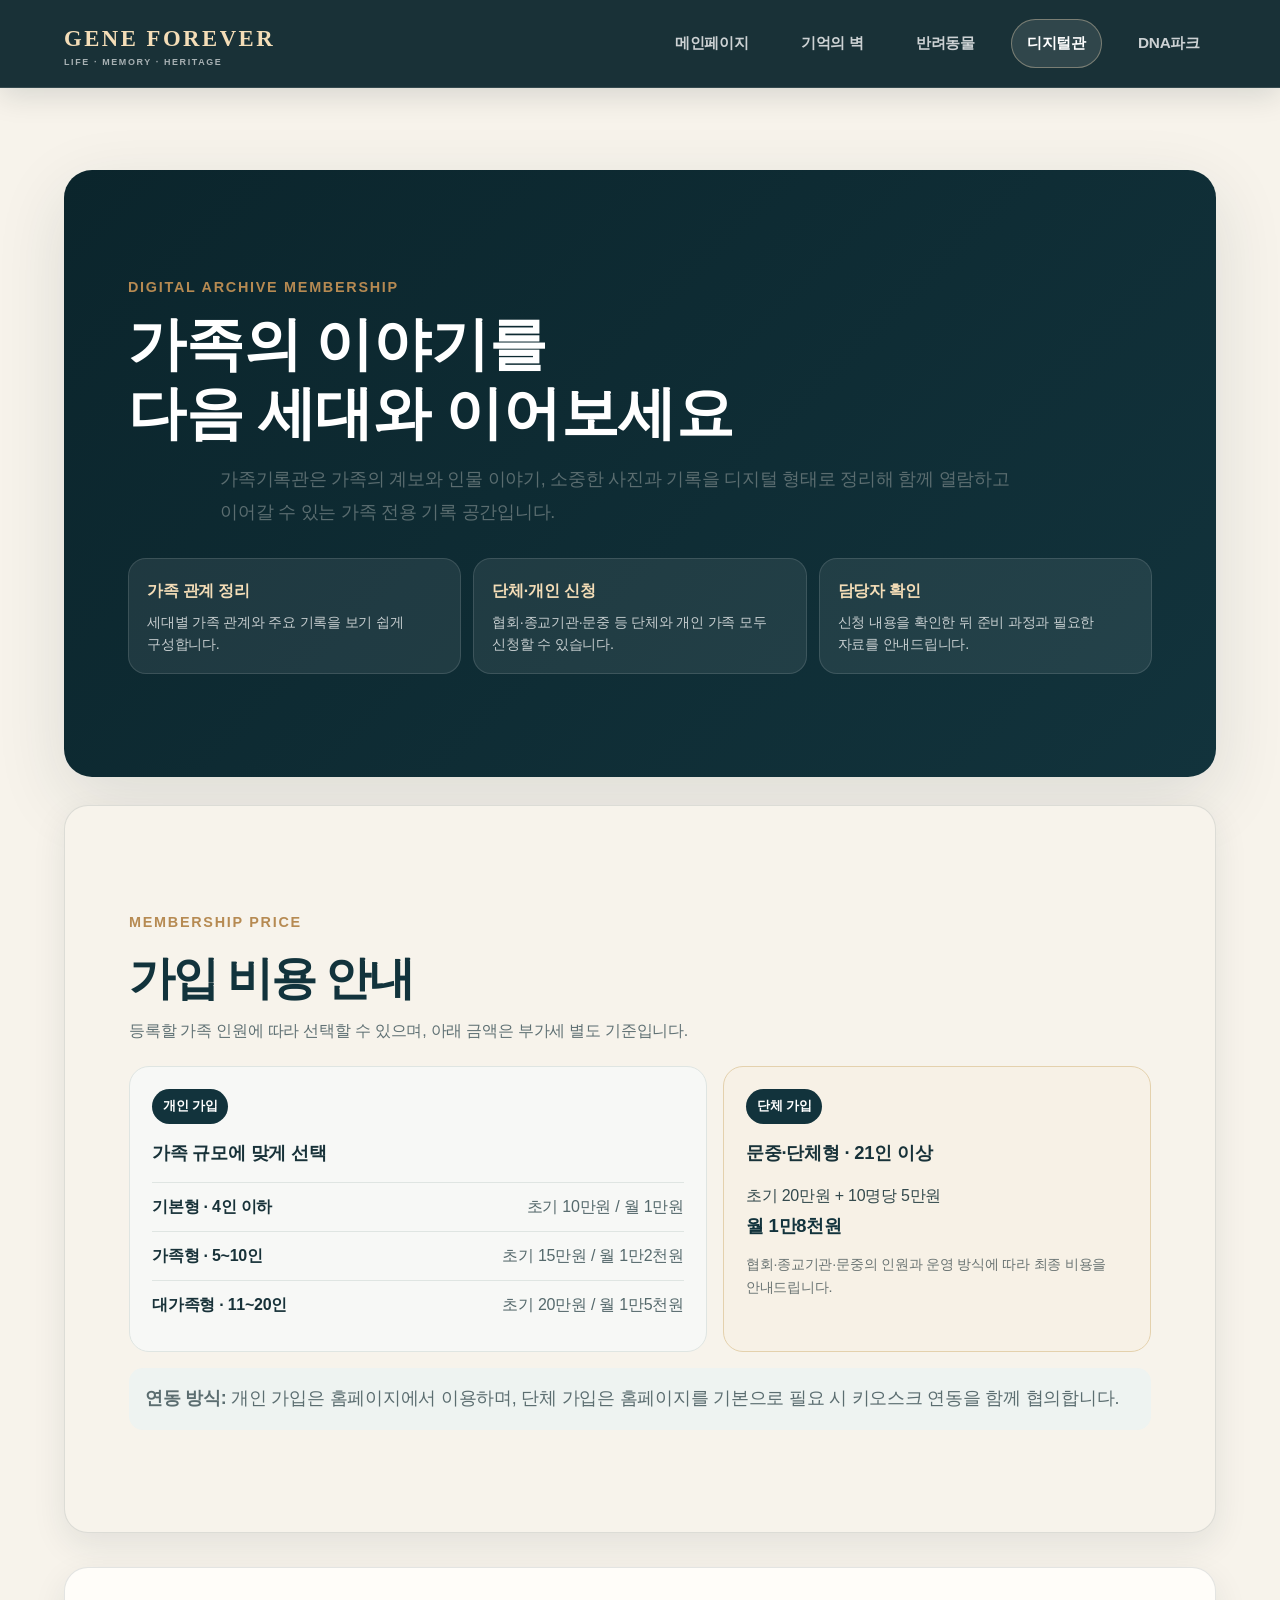
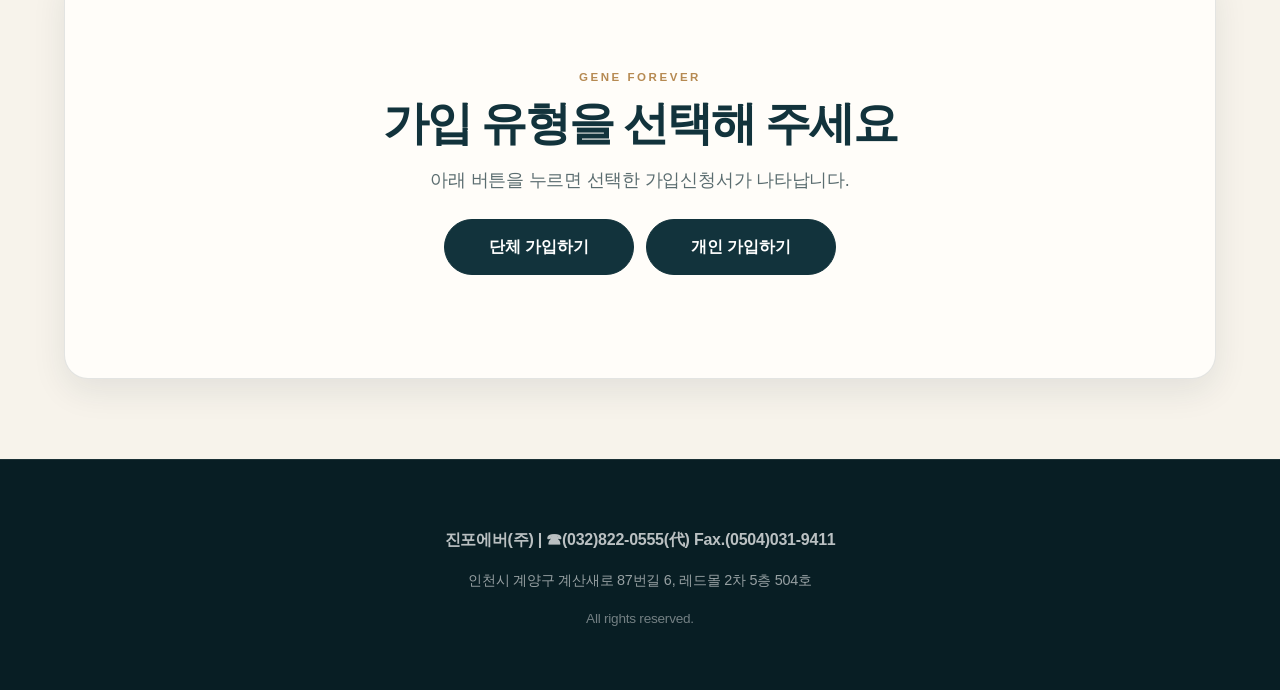
<file: pages/가입신청.html>
<!DOCTYPE html>
<html lang="ko">
<head>
    <meta charset="UTF-8">
    <meta name="viewport" content="width=device-width, initial-scale=1.0">
    <meta name="color-scheme" content="light">
    <title>가입신청 | GENE FOREVER 디지털관</title>
    <link rel="stylesheet" href="../assets/css/renewal.css?v=20261128-3">
</head>
<body class="renewal page-digital">
    <header>
        <a href="index.html" class="logo">GENE FOREVER</a>
        <nav aria-label="주요 메뉴">
            <a href="index.html">메인페이지</a>
            <details class="nav-dropdown nav-memory">
                <summary>기억의 벽</summary>
                <div class="nav-dropdown-menu">
                    <a href="교회페이지.html">교회</a>
                    <a href="사찰페이지.html">사찰</a>
                </div>
            </details>
            <a href="반려동물.html">반려동물</a>
            <details class="nav-dropdown nav-digital">
                <summary>디지털관</summary>
                <div class="nav-dropdown-menu">
                    <a href="가족기록.html">가족기록</a>
                    <a href="가입신청.html" aria-current="page">가입신청</a>
                </div>
            </details>
            <a href="DNA파크.html">DNA파크</a>
        </nav>
    </header>

    <main class="digital-main">
        <div class="digital-container">
            <section class="signup-intro">
                <span class="digital-kicker">DIGITAL ARCHIVE MEMBERSHIP</span>
                <h1>가족의 이야기를<br>다음 세대와 이어보세요</h1>
                <p>가족기록관은 가족의 계보와 인물 이야기, 소중한 사진과 기록을 디지털 형태로 정리해 함께 열람하고 이어갈 수 있는 가족 전용 기록 공간입니다.</p>
                <div class="signup-points">
                    <div class="signup-point"><strong>가족 관계 정리</strong><span>세대별 가족 관계와 주요 기록을 보기 쉽게 구성합니다.</span></div>
                    <div class="signup-point"><strong>단체·개인 신청</strong><span>협회·종교기관·문중 등 단체와 개인 가족 모두 신청할 수 있습니다.</span></div>
                    <div class="signup-point"><strong>담당자 확인</strong><span>신청 내용을 확인한 뒤 준비 과정과 필요한 자료를 안내드립니다.</span></div>
                </div>
            </section>

            <section class="membership-fees" aria-labelledby="membership-fees-title">
                <div class="membership-fees-heading">
                    <span class="digital-kicker">MEMBERSHIP PRICE</span>
                    <h2 id="membership-fees-title">가입 비용 안내</h2>
                    <p>등록할 가족 인원에 따라 선택할 수 있으며, 아래 금액은 부가세 별도 기준입니다.</p>
                </div>
                <div class="membership-fee-grid">
                    <article class="membership-fee-card">
                        <span class="membership-fee-type">개인 가입</span>
                        <h3>가족 규모에 맞게 선택</h3>
                        <dl>
                            <div><dt>기본형 · 4인 이하</dt><dd>초기 10만원 / 월 1만원</dd></div>
                            <div><dt>가족형 · 5~10인</dt><dd>초기 15만원 / 월 1만2천원</dd></div>
                            <div><dt>대가족형 · 11~20인</dt><dd>초기 20만원 / 월 1만5천원</dd></div>
                        </dl>
                    </article>
                    <article class="membership-fee-card is-organization">
                        <span class="membership-fee-type">단체 가입</span>
                        <h3>문중·단체형 · 21인 이상</h3>
                        <p class="membership-fee-price">초기 20만원 + 10명당 5만원<br><strong>월 1만8천원</strong></p>
                        <p class="membership-fee-note">협회·종교기관·문중의 인원과 운영 방식에 따라 최종 비용을 안내드립니다.</p>
                    </article>
                </div>
                <p class="membership-link-note"><strong>연동 방식:</strong> 개인 가입은 홈페이지에서 이용하며, 단체 가입은 홈페이지를 기본으로 필요 시 키오스크 연동을 함께 협의합니다.</p>
            </section>

            <section class="signup-choice" aria-labelledby="signup-choice-title">
                <h2 id="signup-choice-title">가입 유형을 선택해 주세요</h2>
                <p>아래 버튼을 누르면 선택한 가입신청서가 나타납니다.</p>
                <div class="signup-choice-buttons">
                    <button type="button" class="signup-choice-button" data-form-target="organization-form" aria-pressed="false">단체 가입하기</button>
                    <button type="button" class="signup-choice-button" data-form-target="personal-form" aria-pressed="false">개인 가입하기</button>
                </div>
            </section>

            <form id="organization-form" class="application-panel is-hidden" action="https://formsubmit.co/geneforever001@gmail.com" method="POST" enctype="multipart/form-data">
                <input type="hidden" name="_subject" value="[진포에버 디지털관] 단체 가입신청">
                <input type="hidden" name="_template" value="table">
                <input type="hidden" name="_next" value="https://www.memorywall.co.kr/pages/가입신청완료.html">
                <input type="hidden" name="_url" value="https://www.memorywall.co.kr/pages/가입신청.html">
                <input type="hidden" name="연동_방식" value="홈페이지 기본 연동, 필요 시 키오스크 연동 협의">
                <input type="text" name="_honey" style="display:none" tabindex="-1" autocomplete="off">
                <h2>단체 가입신청서</h2>
                <p>담당자가 신청 내용을 확인한 후 연락드리겠습니다.</p>
                <div class="application-grid">
                    <div class="application-field">
                        <label for="org-type">단체 종류 *</label>
                        <select id="org-type" name="단체_종류" required>
                            <option value="">선택해 주세요</option>
                            <option>협회</option><option>향우회</option><option>교회</option><option>사찰</option><option>기념관</option><option>문중</option><option>기타</option>
                        </select>
                    </div>
                    <div class="application-field">
                        <label for="org-name">단체명 *</label>
                        <input id="org-name" name="단체명" type="text" required>
                    </div>
                    <div class="application-field">
                        <label for="org-contact">담당자 이름 *</label>
                        <input id="org-contact" name="담당자_이름" type="text" autocomplete="name" required>
                    </div>
                    <div class="application-field">
                        <label for="org-phone">연락처 *</label>
                        <input id="org-phone" name="연락처" type="tel" autocomplete="tel" placeholder="010-0000-0000" required>
                    </div>
                    <div class="application-field">
                        <label for="org-email">이메일 *</label>
                        <input id="org-email" name="email" type="email" autocomplete="email" required>
                    </div>
                    <div class="application-field">
                        <label for="org-count">예상 등록 인원</label>
                        <input id="org-count" name="예상_등록_인원" type="number" min="1" inputmode="numeric">
                    </div>
                    <div class="application-field">
                        <label for="org-plan">가입 비용</label>
                        <input id="org-plan" name="가입_비용" type="text" value="문중·단체형 · 초기 20만원 + 10명당 5만원 / 월 1만8천원 (부가세 별도)" readonly>
                    </div>
                    <div class="application-field full">
                        <label for="org-photos">대표 사진 첨부 <span class="field-optional">선택</span></label>
                        <input id="org-photos" class="application-photo-input" name="attachment" type="file" accept="image/jpeg,image/png,.jpg,.jpeg,.png" multiple>
                        <small>JPG·PNG 대표사진 1~3장, 전체 10MB 이하로 첨부해 주세요. 많은 사진은 접수 후 별도 전달 방법을 안내드립니다.</small>
                    </div>
                </div>
                <label class="application-autopay"><input type="checkbox" name="자동이체_등록_안내" value="안내 요청"><span><strong>자동이체 등록 안내를 받겠습니다.</strong> 은행명·예금주·계좌번호는 이 신청서에 입력하지 않고, 담당자가 안내하는 안전한 등록 절차에서 입력합니다.</span></label>
                <label class="application-consent"><input type="checkbox" name="개인정보_수집_이용_동의" value="동의함" required><span><strong>개인정보 수집·이용에 동의합니다.</strong> 수집 항목은 이름·연락처·이메일·가입 신청정보·첨부사진(선택)이며, 가입 상담과 자료 확인에 사용합니다. 상담 종료 또는 신청 철회 시 지체 없이 파기하며, 법령상 보존 의무가 있는 경우에는 해당 기간 동안 보관합니다.</span></label>
                <p class="application-notice">신청 내용과 첨부사진은 이메일 접수를 위해 외부 전송 서비스(FormSubmit)를 통해 담당자에게 전달되며, 접수 내역은 해당 서비스에 최대 30일간 보관될 수 있습니다.</p>
                <button class="application-submit" type="submit">단체 가입신청서 보내기</button>
            </form>

            <form id="personal-form" class="application-panel is-hidden" action="https://formsubmit.co/geneforever001@gmail.com" method="POST" enctype="multipart/form-data">
                <input type="hidden" name="_subject" value="[진포에버 디지털관] 개인 가입신청">
                <input type="hidden" name="_template" value="table">
                <input type="hidden" name="_next" value="https://www.memorywall.co.kr/pages/가입신청완료.html">
                <input type="hidden" name="_url" value="https://www.memorywall.co.kr/pages/가입신청.html">
                <input type="hidden" name="연동_방식" value="홈페이지 연동">
                <input type="text" name="_honey" style="display:none" tabindex="-1" autocomplete="off">
                <h2>개인 가입신청서</h2>
                <p>가족기록관 개설을 희망하는 분이 직접 신청하는 양식입니다.</p>
                <div class="application-grid">
                    <div class="application-field">
                        <label for="personal-name">신청자 이름 *</label>
                        <input id="personal-name" name="신청자_이름" type="text" autocomplete="name" required>
                    </div>
                    <div class="application-field">
                        <label for="personal-phone">연락처 *</label>
                        <input id="personal-phone" name="연락처" type="tel" autocomplete="tel" placeholder="010-0000-0000" required>
                    </div>
                    <div class="application-field">
                        <label for="personal-email">이메일 *</label>
                        <input id="personal-email" name="email" type="email" autocomplete="email" required>
                    </div>
                    <div class="application-field">
                        <label for="family-title">가족기록관 이름</label>
                        <input id="family-title" name="가족기록관_이름" type="text" placeholder="예: 홍길동 가족기록관">
                    </div>
                    <div class="application-field">
                        <label for="family-count">예상 가족 인원</label>
                        <input id="family-count" name="예상_가족_인원" type="number" min="1" inputmode="numeric">
                    </div>
                    <div class="application-field">
                        <label for="personal-plan">가입 비용 *</label>
                        <select id="personal-plan" name="가입_비용" required>
                            <option value="">선택해 주세요</option>
                            <option>기본형 · 4인 이하 · 초기 10만원 / 월 1만원 (부가세 별도)</option>
                            <option>가족형 · 5~10인 · 초기 15만원 / 월 1만2천원 (부가세 별도)</option>
                            <option>대가족형 · 11~20인 · 초기 20만원 / 월 1만5천원 (부가세 별도)</option>
                        </select>
                    </div>
                    <div class="application-field full">
                        <label for="personal-photos">대표 사진 첨부 <span class="field-optional">선택</span></label>
                        <input id="personal-photos" class="application-photo-input" name="attachment" type="file" accept="image/jpeg,image/png,.jpg,.jpeg,.png" multiple>
                        <small>JPG·PNG 대표사진 1~3장, 전체 10MB 이하로 첨부해 주세요. 많은 사진은 접수 후 별도 전달 방법을 안내드립니다.</small>
                    </div>
                </div>
                <label class="application-autopay"><input type="checkbox" name="자동이체_등록_안내" value="안내 요청"><span><strong>자동이체 등록 안내를 받겠습니다.</strong> 은행명·예금주·계좌번호는 이 신청서에 입력하지 않고, 담당자가 안내하는 안전한 등록 절차에서 입력합니다.</span></label>
                <label class="application-consent"><input type="checkbox" name="개인정보_수집_이용_동의" value="동의함" required><span><strong>개인정보 수집·이용에 동의합니다.</strong> 수집 항목은 이름·연락처·이메일·가입 신청정보·첨부사진(선택)이며, 가입 상담과 자료 확인에 사용합니다. 상담 종료 또는 신청 철회 시 지체 없이 파기하며, 법령상 보존 의무가 있는 경우에는 해당 기간 동안 보관합니다.</span></label>
                <p class="application-notice">신청 내용과 첨부사진은 이메일 접수를 위해 외부 전송 서비스(FormSubmit)를 통해 담당자에게 전달되며, 접수 내역은 해당 서비스에 최대 30일간 보관될 수 있습니다.</p>
                <button class="application-submit" type="submit">개인 가입신청서 보내기</button>
            </form>
        </div>
    </main>

    <footer>
        <p style="margin-bottom: 10px; font-weight: bold;">진포에버(주) | ☎(032)822-0555(代) Fax.(0504)031-9411</p>
        <p style="margin-bottom: 10px; font-size: 0.9rem; opacity: 0.8;">인천시 계양구 계산새로 87번길 6, 레드몰 2차 5층 504호</p>
        <p style="font-size: 0.85rem; opacity: 0.6;">All rights reserved.</p>
    </footer>

    <script>
        const choiceButtons = document.querySelectorAll('[data-form-target]');
        const applicationPanels = document.querySelectorAll('.application-panel');

        choiceButtons.forEach((button) => {
            button.addEventListener('click', () => {
                const targetId = button.dataset.formTarget;
                applicationPanels.forEach((panel) => panel.classList.toggle('is-hidden', panel.id !== targetId));
                choiceButtons.forEach((item) => item.setAttribute('aria-pressed', item === button ? 'true' : 'false'));
                document.getElementById(targetId).scrollIntoView({ behavior: 'smooth', block: 'start' });
            });
        });

        document.querySelectorAll('.application-photo-input').forEach((input) => {
            input.addEventListener('change', () => {
                const files = Array.from(input.files || []);
                const totalSize = files.reduce((sum, file) => sum + file.size, 0);
                if (files.length > 3 || totalSize > 10 * 1024 * 1024) {
                    alert('대표사진은 3장까지, 전체 10MB 이하로 첨부해 주세요.');
                    input.value = '';
                }
            });
        });
    </script>
</body>
</html>
</file>
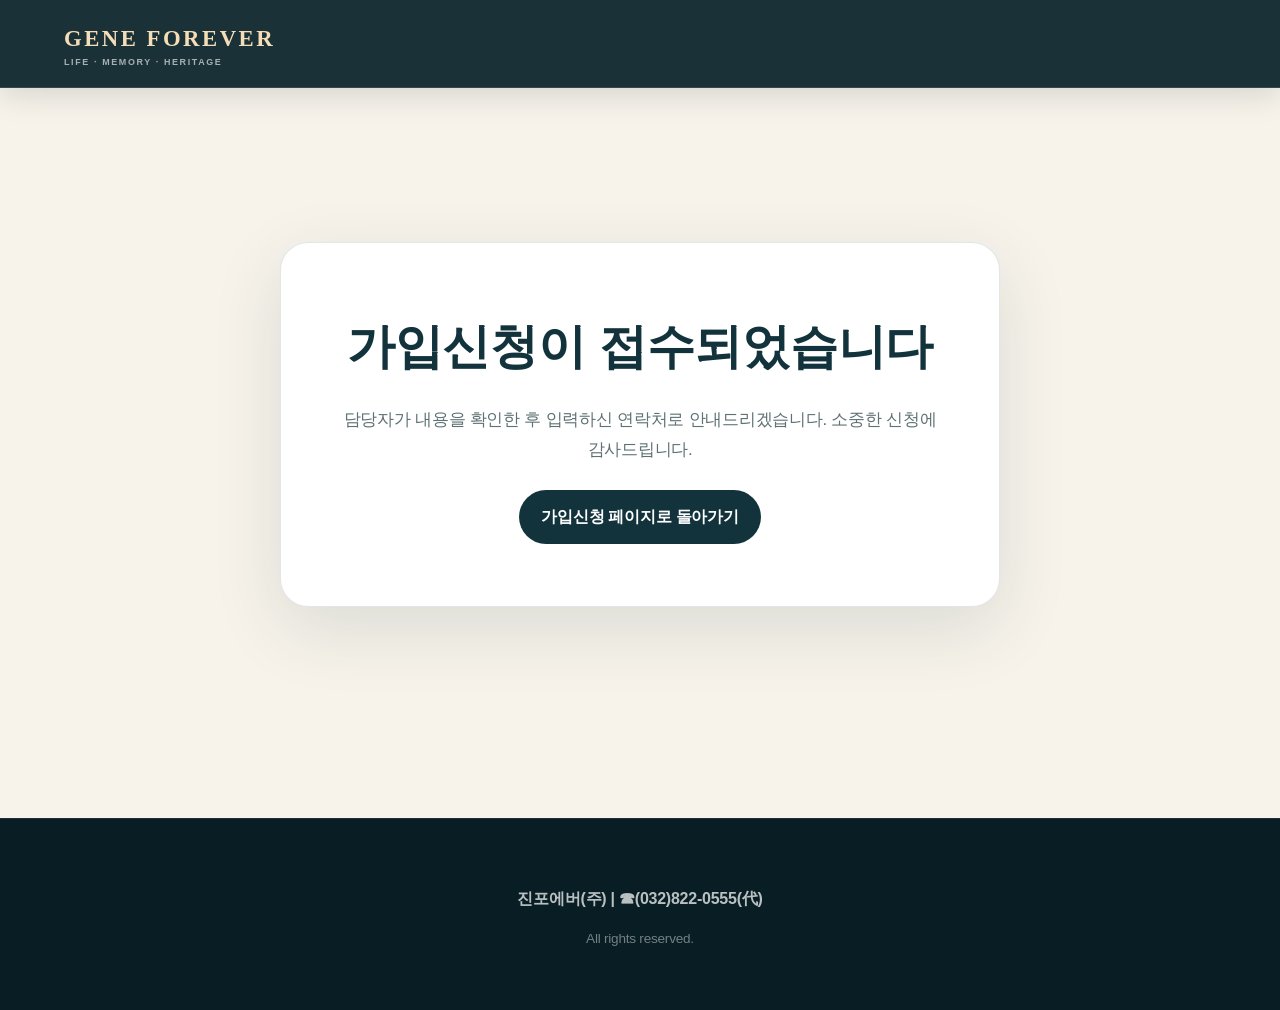
<file: pages/가입신청완료.html>
<!DOCTYPE html>
<html lang="ko">
<head>
    <meta charset="UTF-8">
    <meta name="viewport" content="width=device-width, initial-scale=1.0">
    <meta name="color-scheme" content="light">
    <title>가입신청 완료 | GENE FOREVER</title>
    <link rel="stylesheet" href="../assets/css/renewal.css?v=20261128-1">
</head>
<body class="renewal page-digital">
    <header>
        <a href="index.html" class="logo">GENE FOREVER</a>
    </header>
    <main class="digital-main">
        <div class="signup-complete">
            <h1>가입신청이 접수되었습니다</h1>
            <p>담당자가 내용을 확인한 후 입력하신 연락처로 안내드리겠습니다. 소중한 신청에 감사드립니다.</p>
            <a href="가입신청.html">가입신청 페이지로 돌아가기</a>
        </div>
    </main>
    <footer>
        <p style="margin-bottom: 10px; font-weight: bold;">진포에버(주) | ☎(032)822-0555(代)</p>
        <p style="font-size: 0.85rem; opacity: 0.6;">All rights reserved.</p>
    </footer>
</body>
</html>
</file>
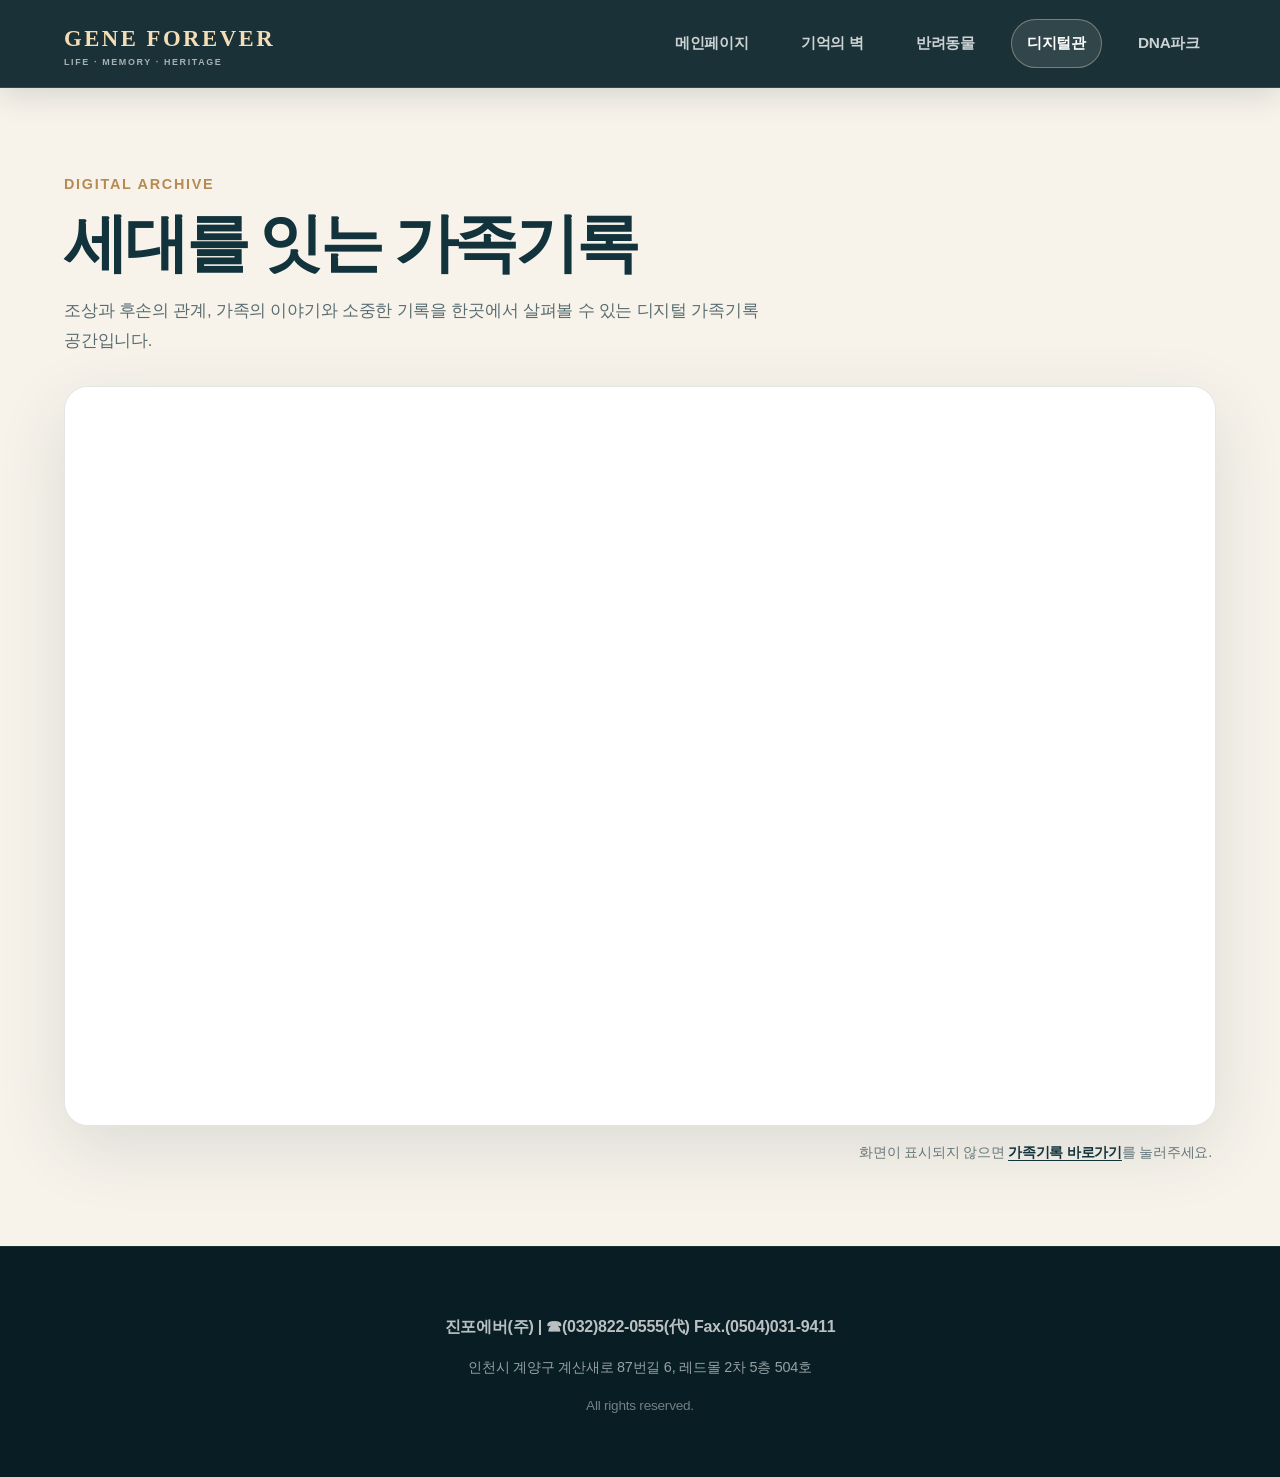
<file: pages/가족기록.html>
<!DOCTYPE html>
<html lang="ko">
<head>
    <meta charset="UTF-8">
    <meta name="viewport" content="width=device-width, initial-scale=1.0">
    <meta name="color-scheme" content="light">
    <title>가족기록 | GENE FOREVER 디지털관</title>
    <link rel="stylesheet" href="../assets/css/renewal.css?v=20261128-1">
</head>
<body class="renewal page-digital">
    <header>
        <a href="index.html" class="logo">GENE FOREVER</a>
        <nav aria-label="주요 메뉴">
            <a href="index.html">메인페이지</a>
            <details class="nav-dropdown nav-memory">
                <summary>기억의 벽</summary>
                <div class="nav-dropdown-menu">
                    <a href="교회페이지.html">교회</a>
                    <a href="사찰페이지.html">사찰</a>
                </div>
            </details>
            <a href="반려동물.html">반려동물</a>
            <details class="nav-dropdown nav-digital">
                <summary>디지털관</summary>
                <div class="nav-dropdown-menu">
                    <a href="가족기록.html" aria-current="page">가족기록</a>
                    <a href="가입신청.html">가입신청</a>
                </div>
            </details>
            <a href="DNA파크.html">DNA파크</a>
        </nav>
    </header>

    <main class="digital-main">
        <div class="digital-container">
            <div class="digital-heading">
                <span class="digital-kicker">DIGITAL ARCHIVE</span>
                <h1>세대를 잇는 가족기록</h1>
                <p>조상과 후손의 관계, 가족의 이야기와 소중한 기록을 한곳에서 살펴볼 수 있는 디지털 가족기록 공간입니다.</p>
            </div>

            <div class="digital-frame">
                <iframe
                    src="https://www.geneforever.co.kr/V3/dna/familyT/familyTree.php?siteid=3&amp;userid=10"
                    title="진포에버 디지털 가족기록"
                    loading="eager"
                    referrerpolicy="strict-origin-when-cross-origin"
                ></iframe>
            </div>
            <p class="digital-frame-note">화면이 표시되지 않으면 <a href="https://www.geneforever.co.kr/V3/dna/familyT/familyTree.php?siteid=3&amp;userid=10">가족기록 바로가기</a>를 눌러주세요.</p>
        </div>
    </main>

    <footer>
        <p style="margin-bottom: 10px; font-weight: bold;">진포에버(주) | ☎(032)822-0555(代) Fax.(0504)031-9411</p>
        <p style="margin-bottom: 10px; font-size: 0.9rem; opacity: 0.8;">인천시 계양구 계산새로 87번길 6, 레드몰 2차 5층 504호</p>
        <p style="font-size: 0.85rem; opacity: 0.6;">All rights reserved.</p>
    </footer>
</body>
</html>
</file>
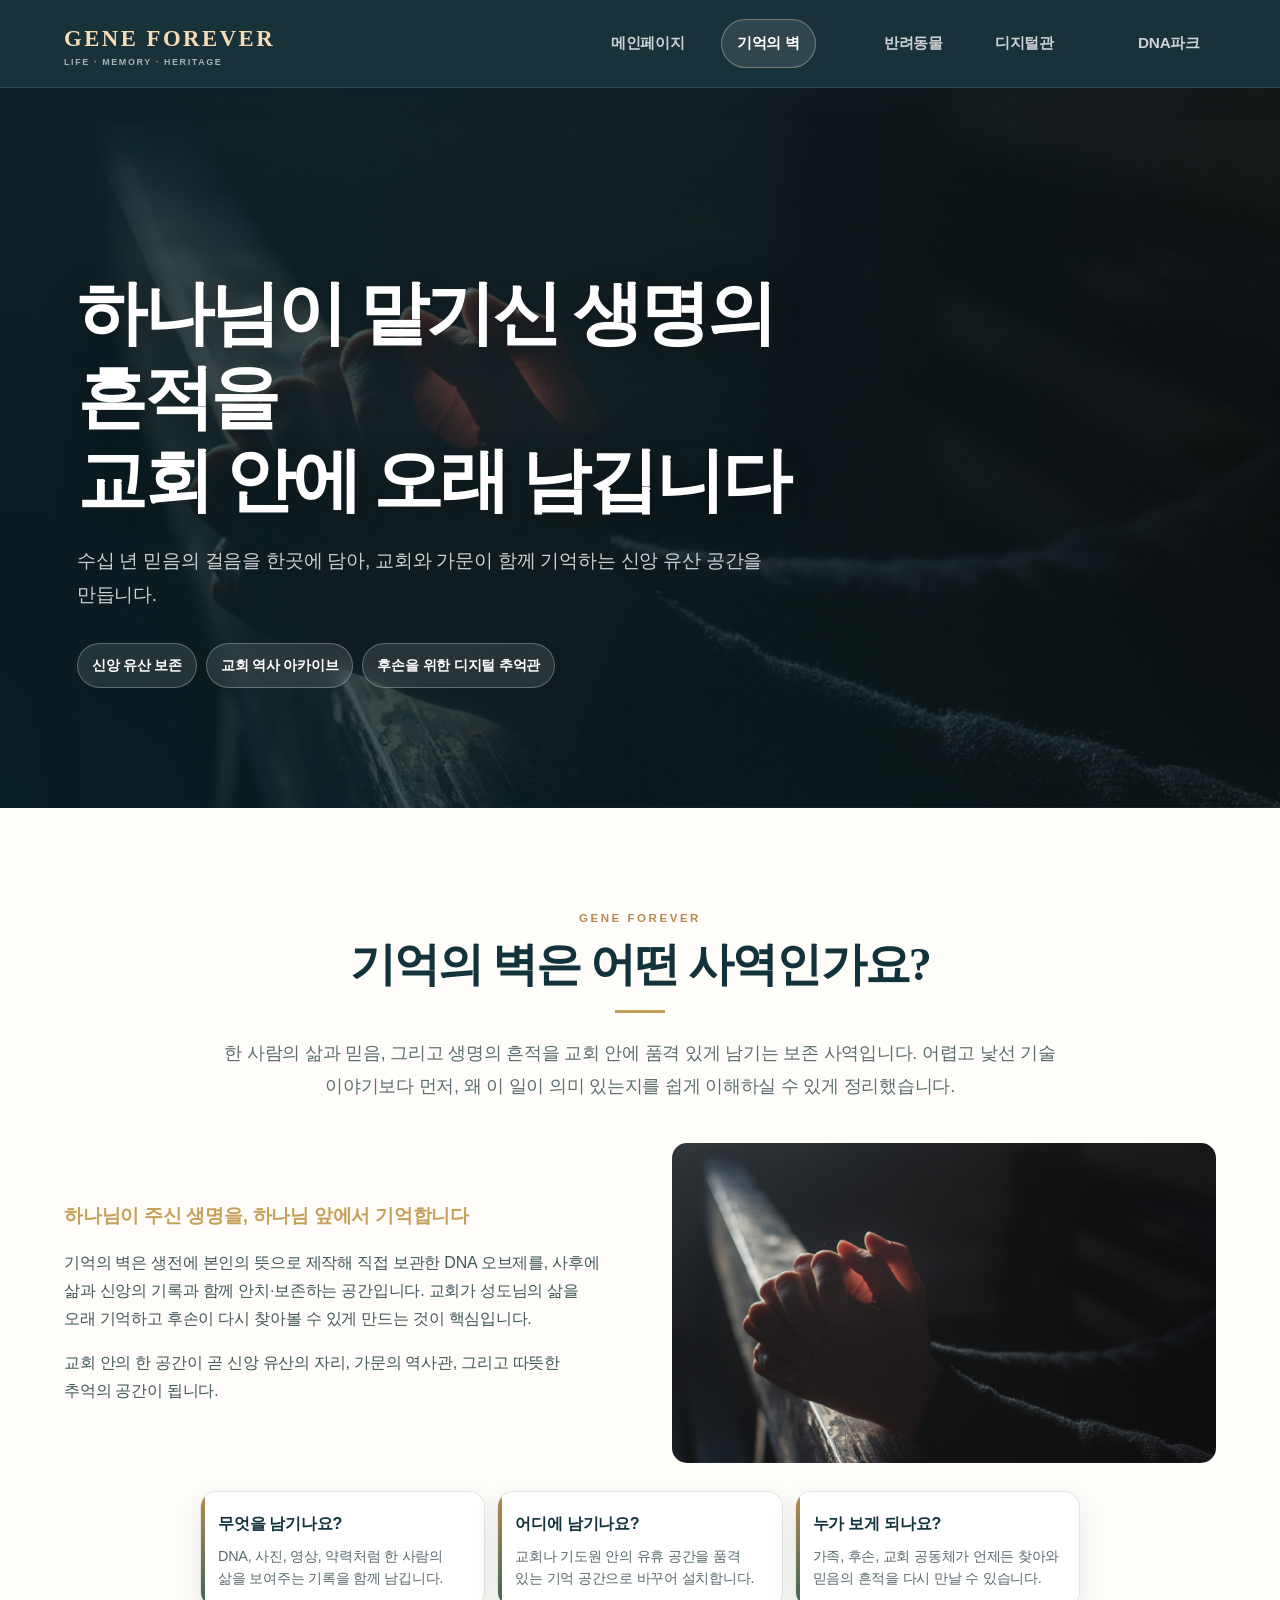
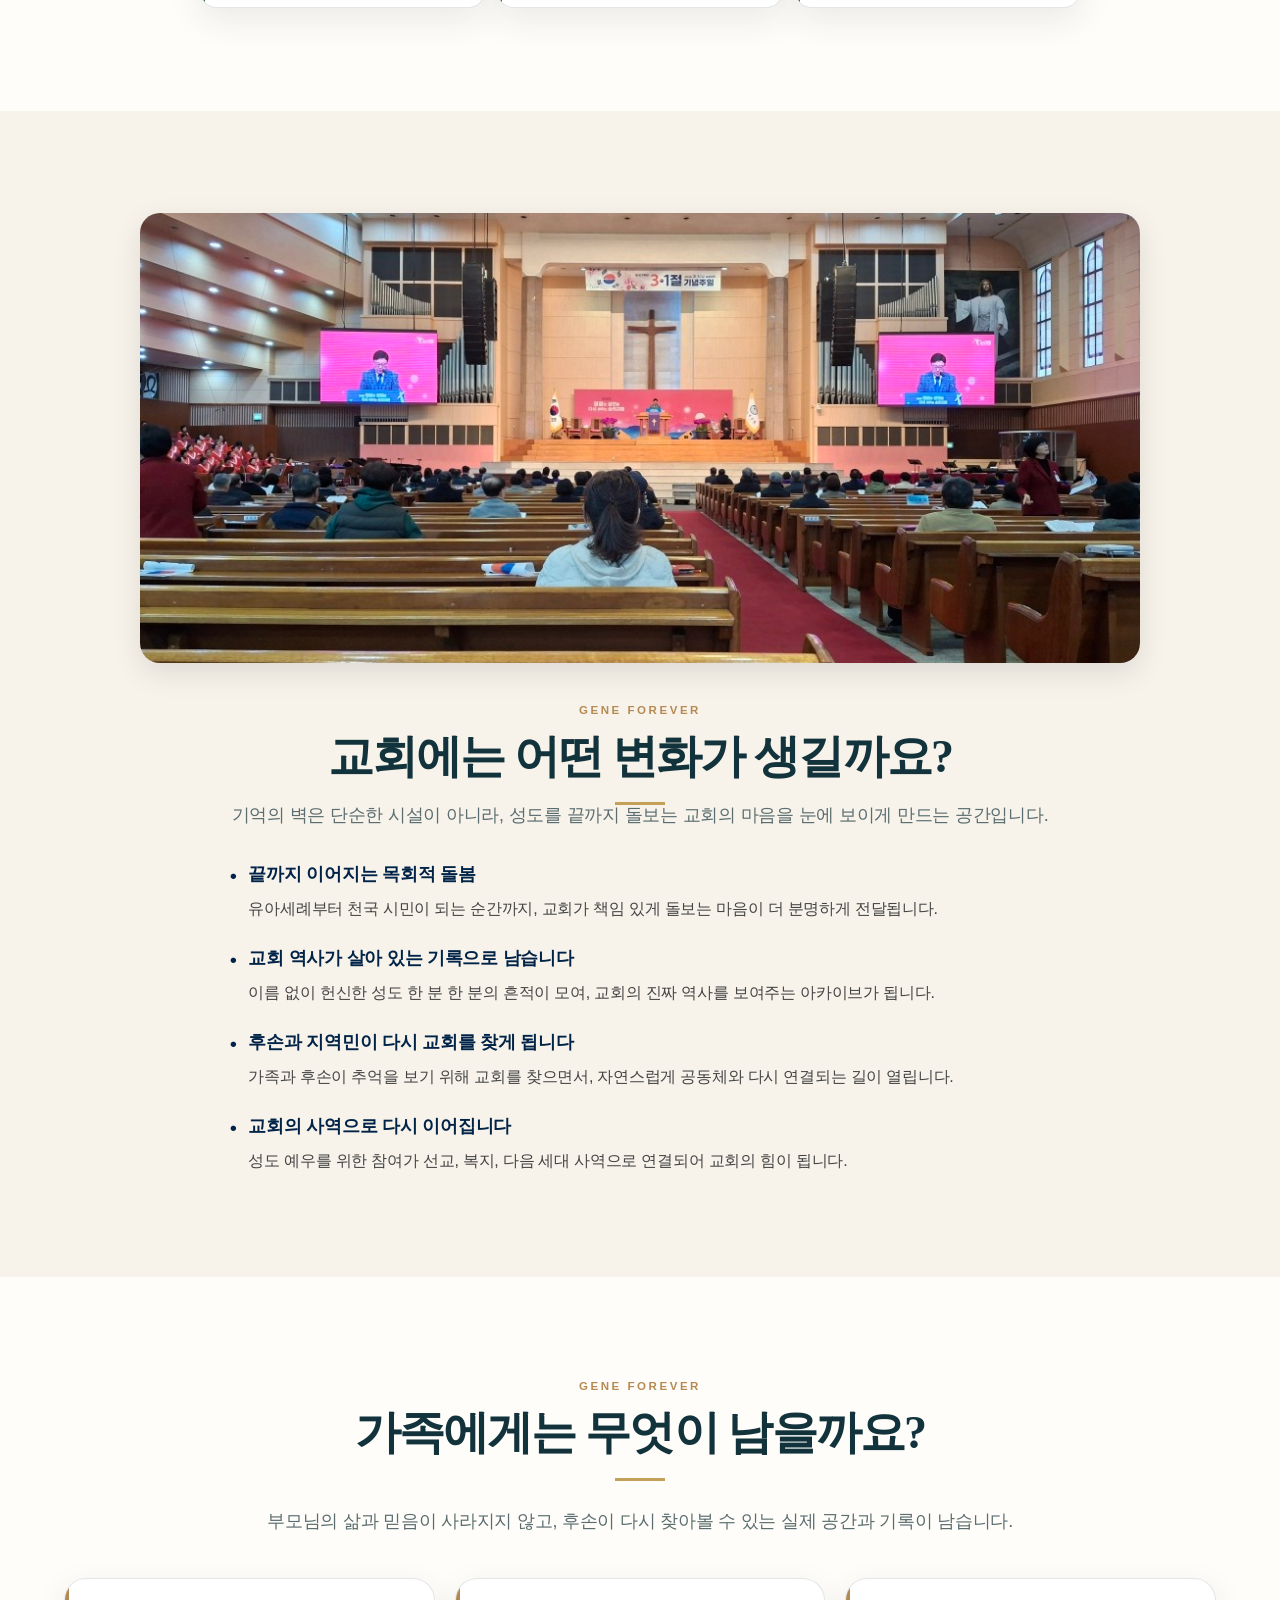
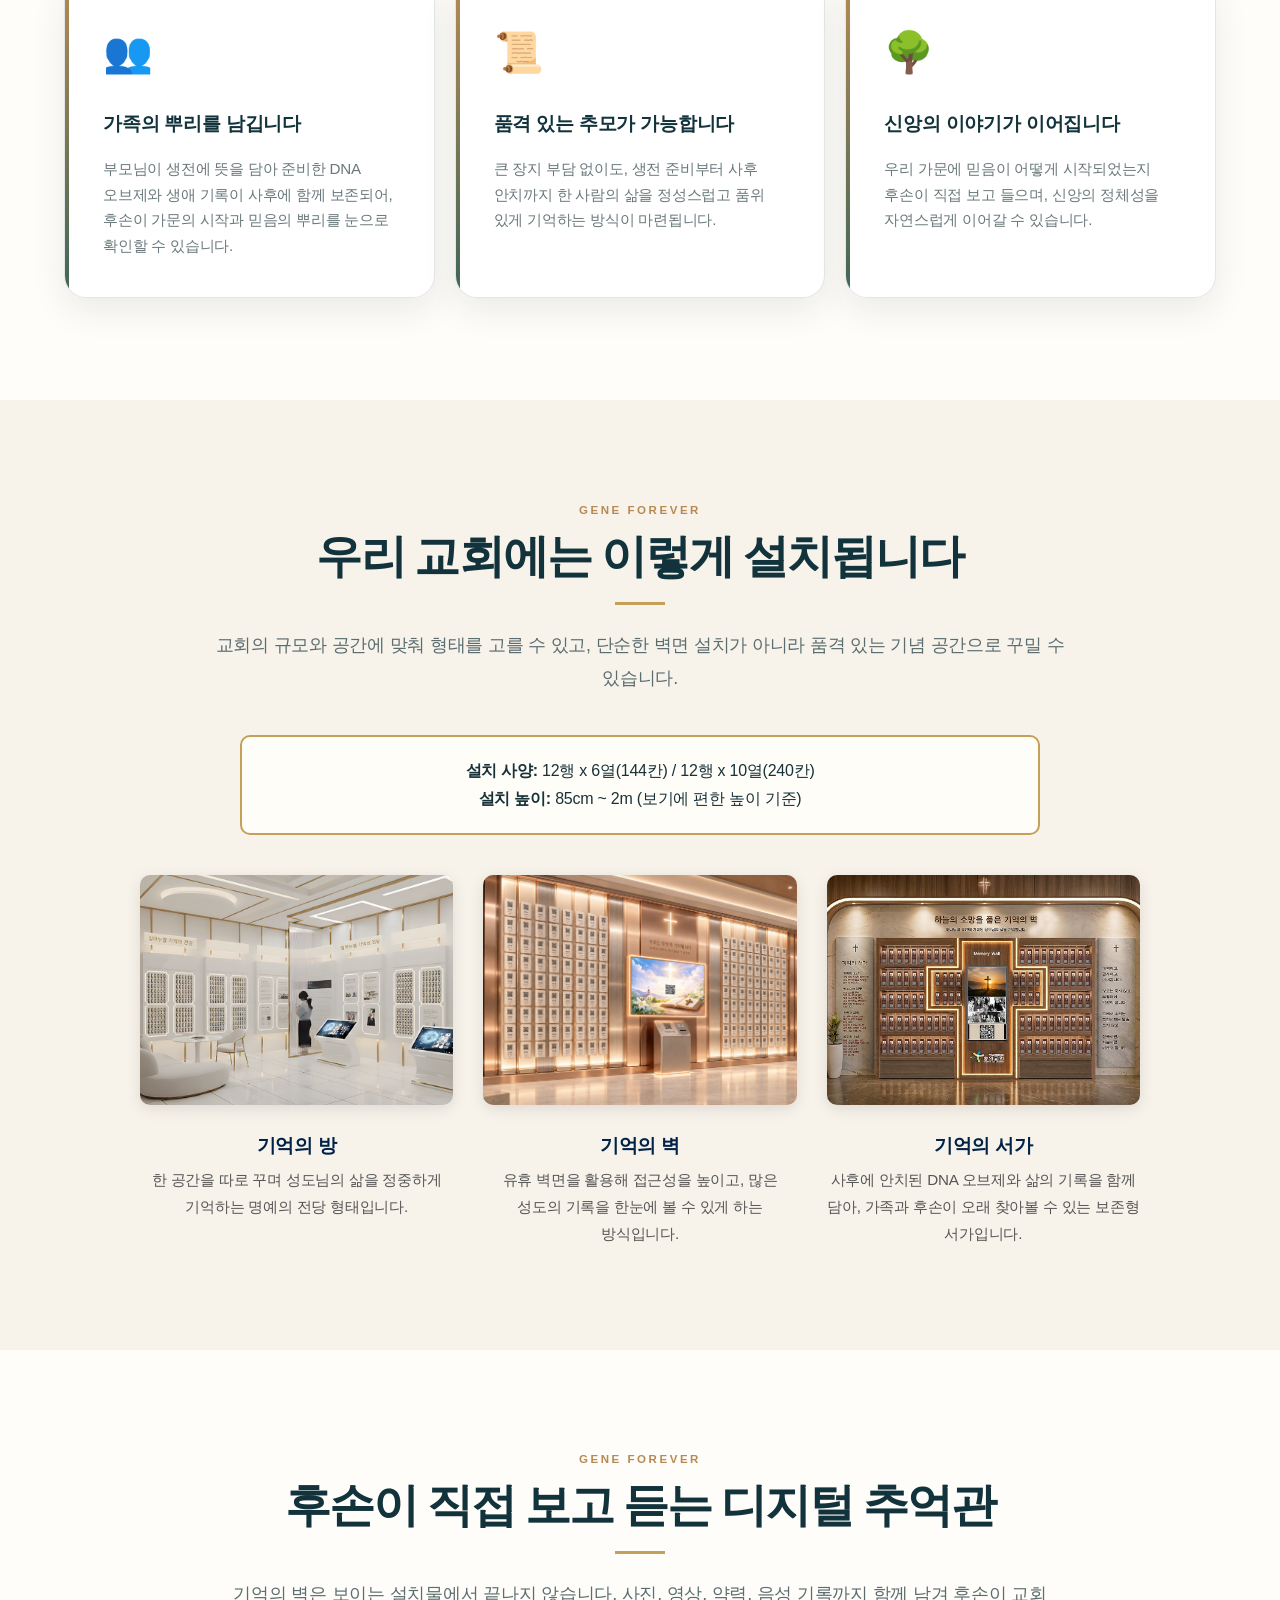
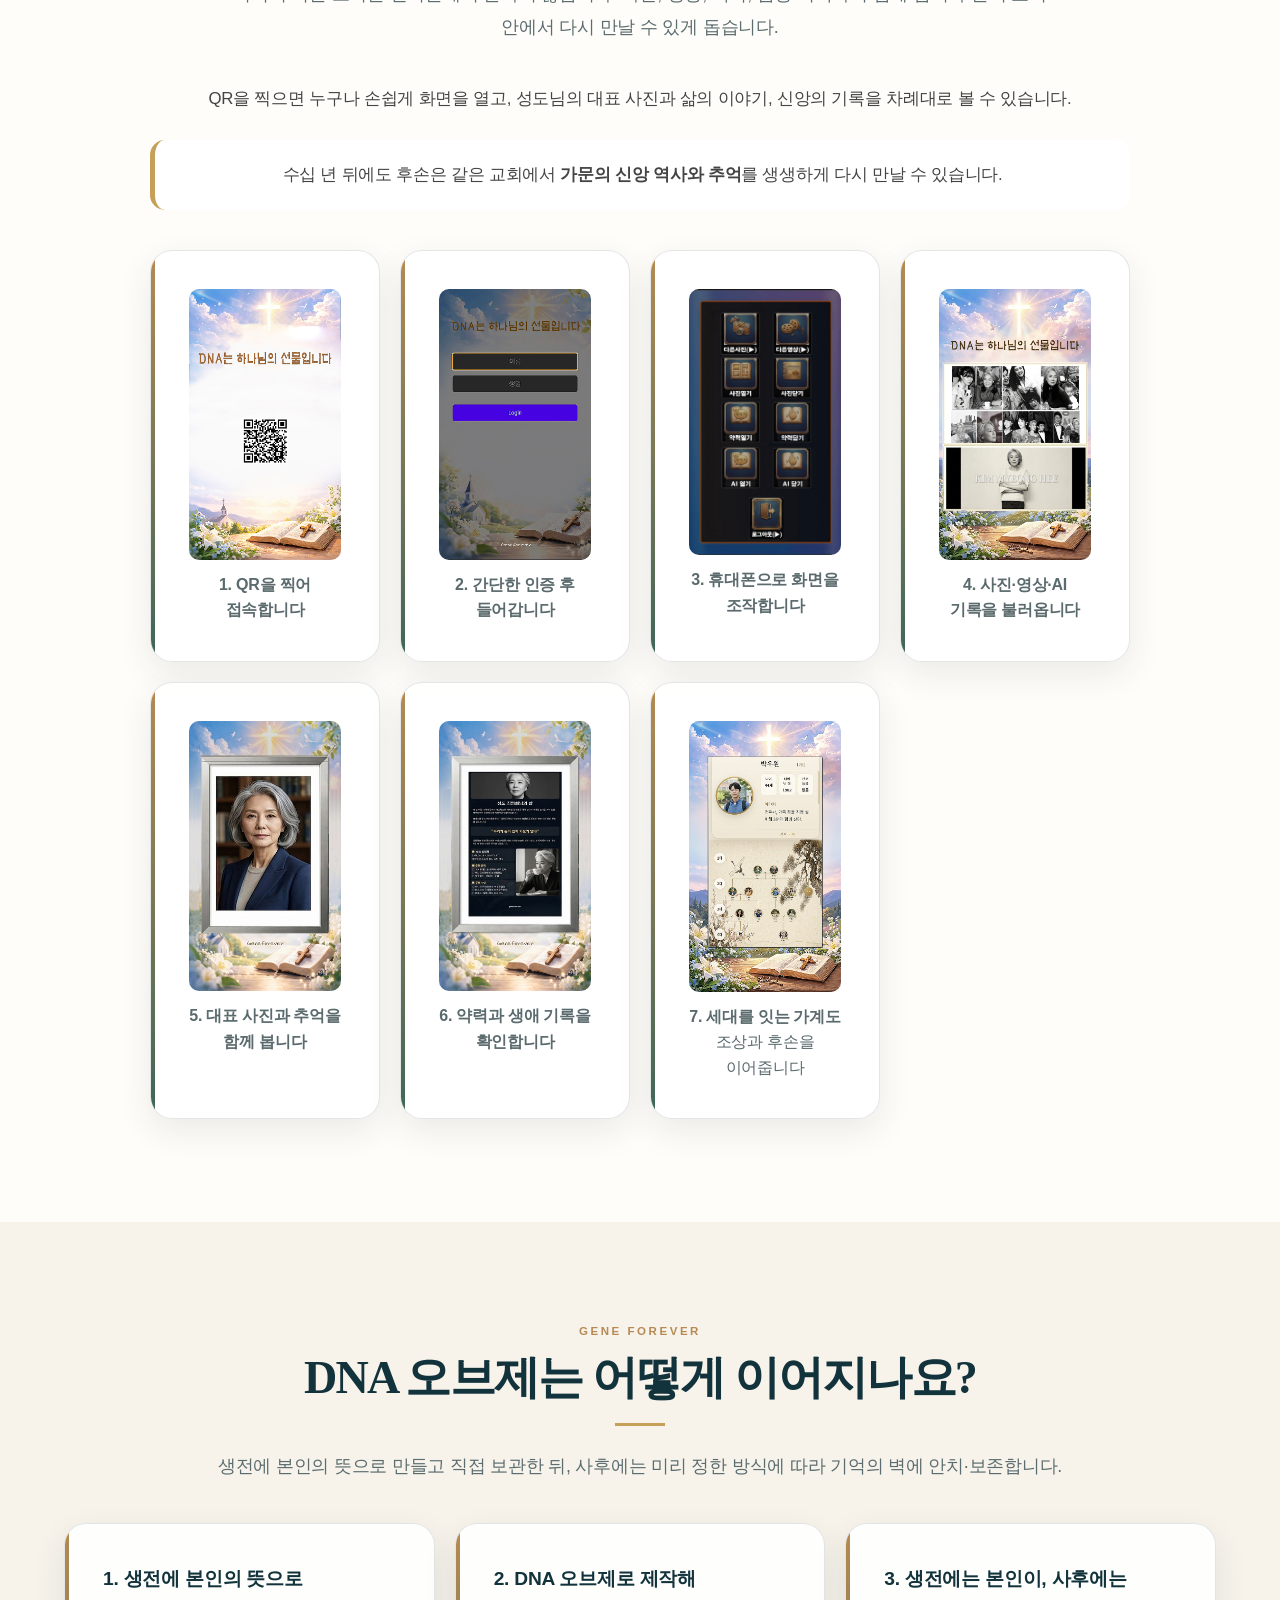
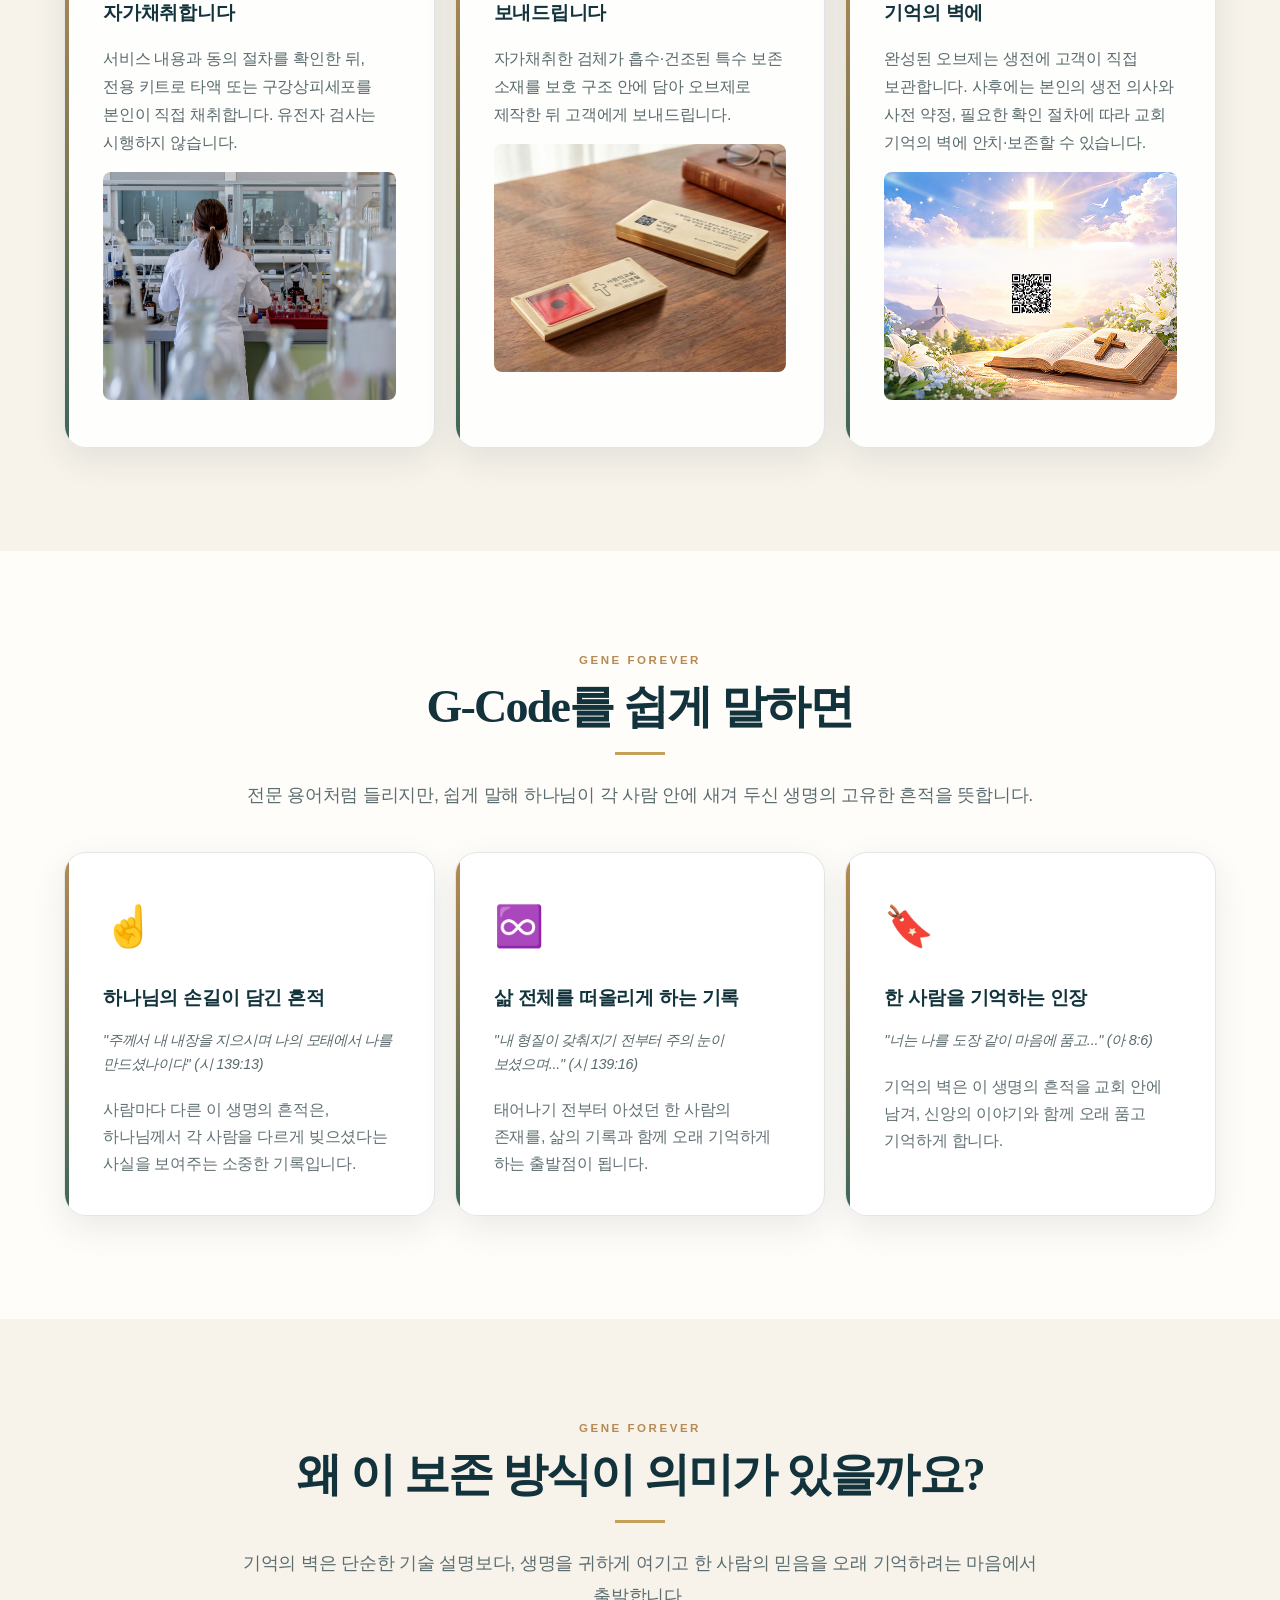
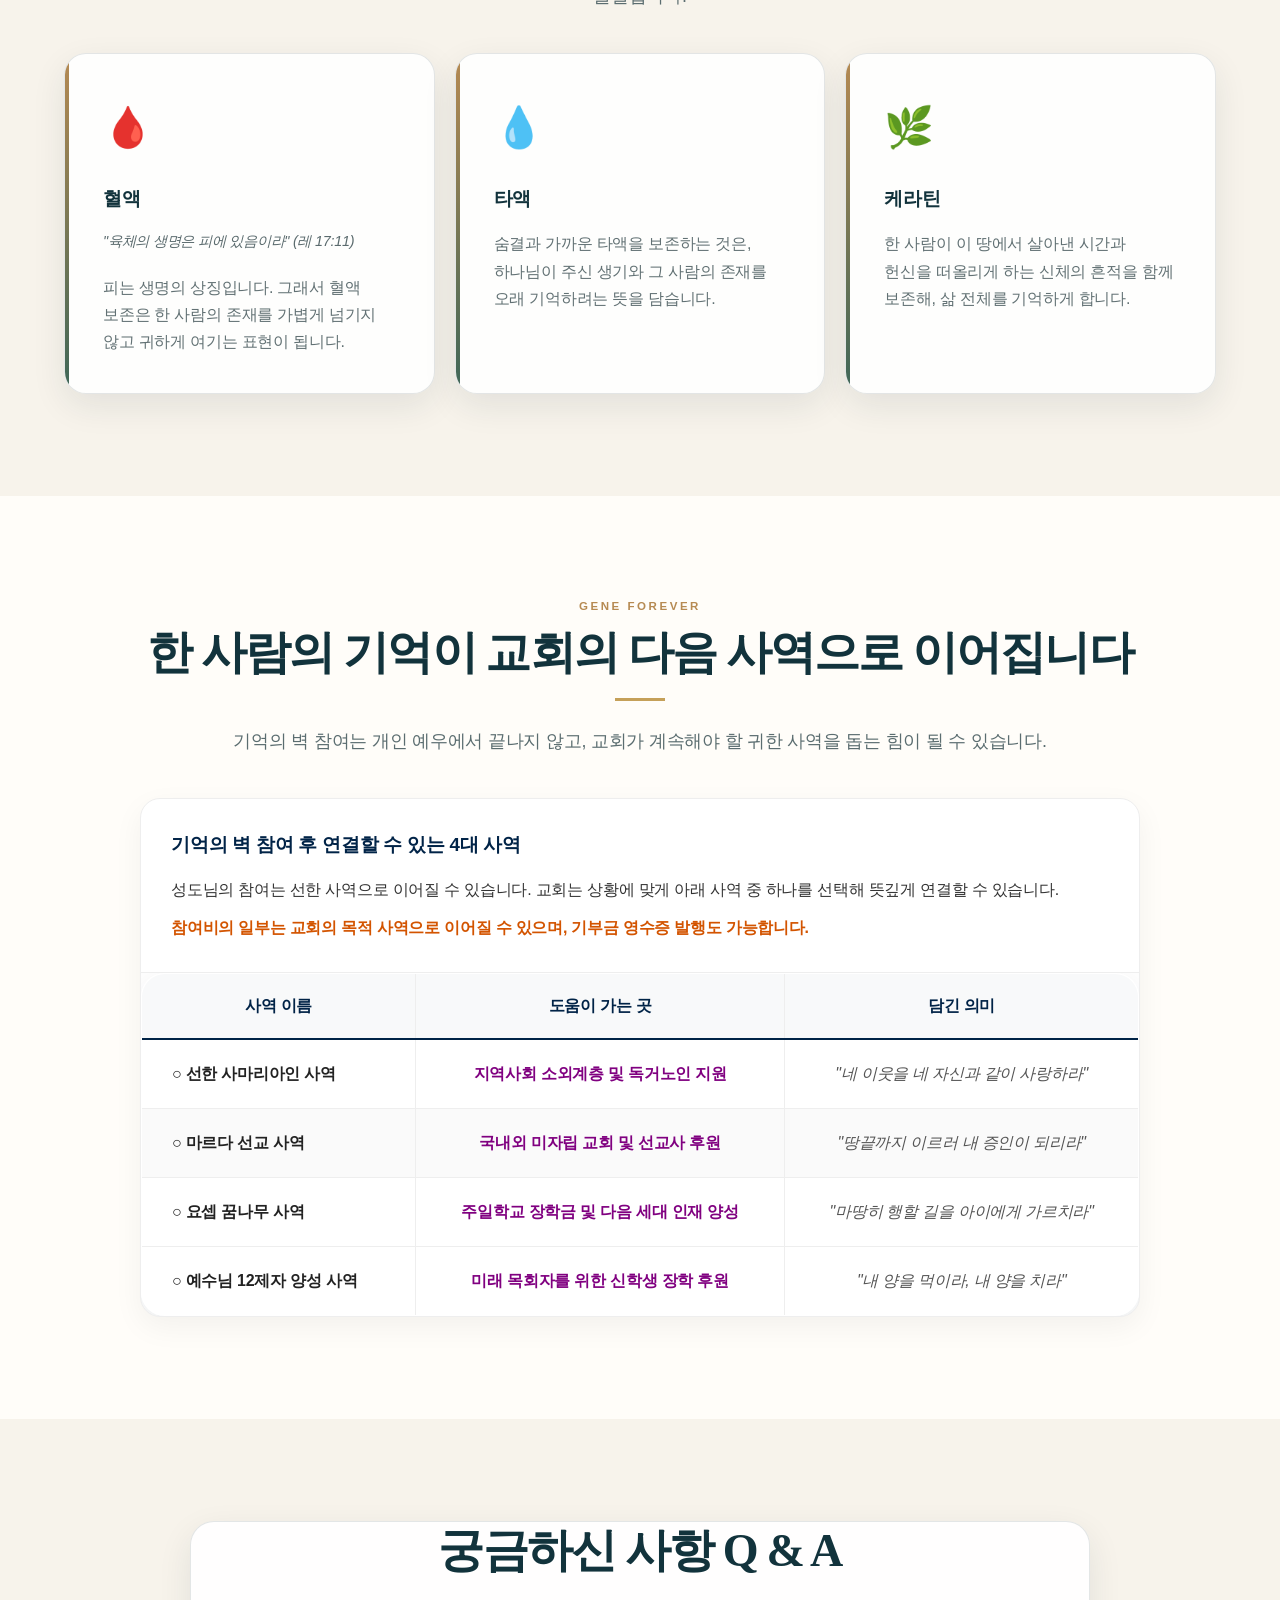
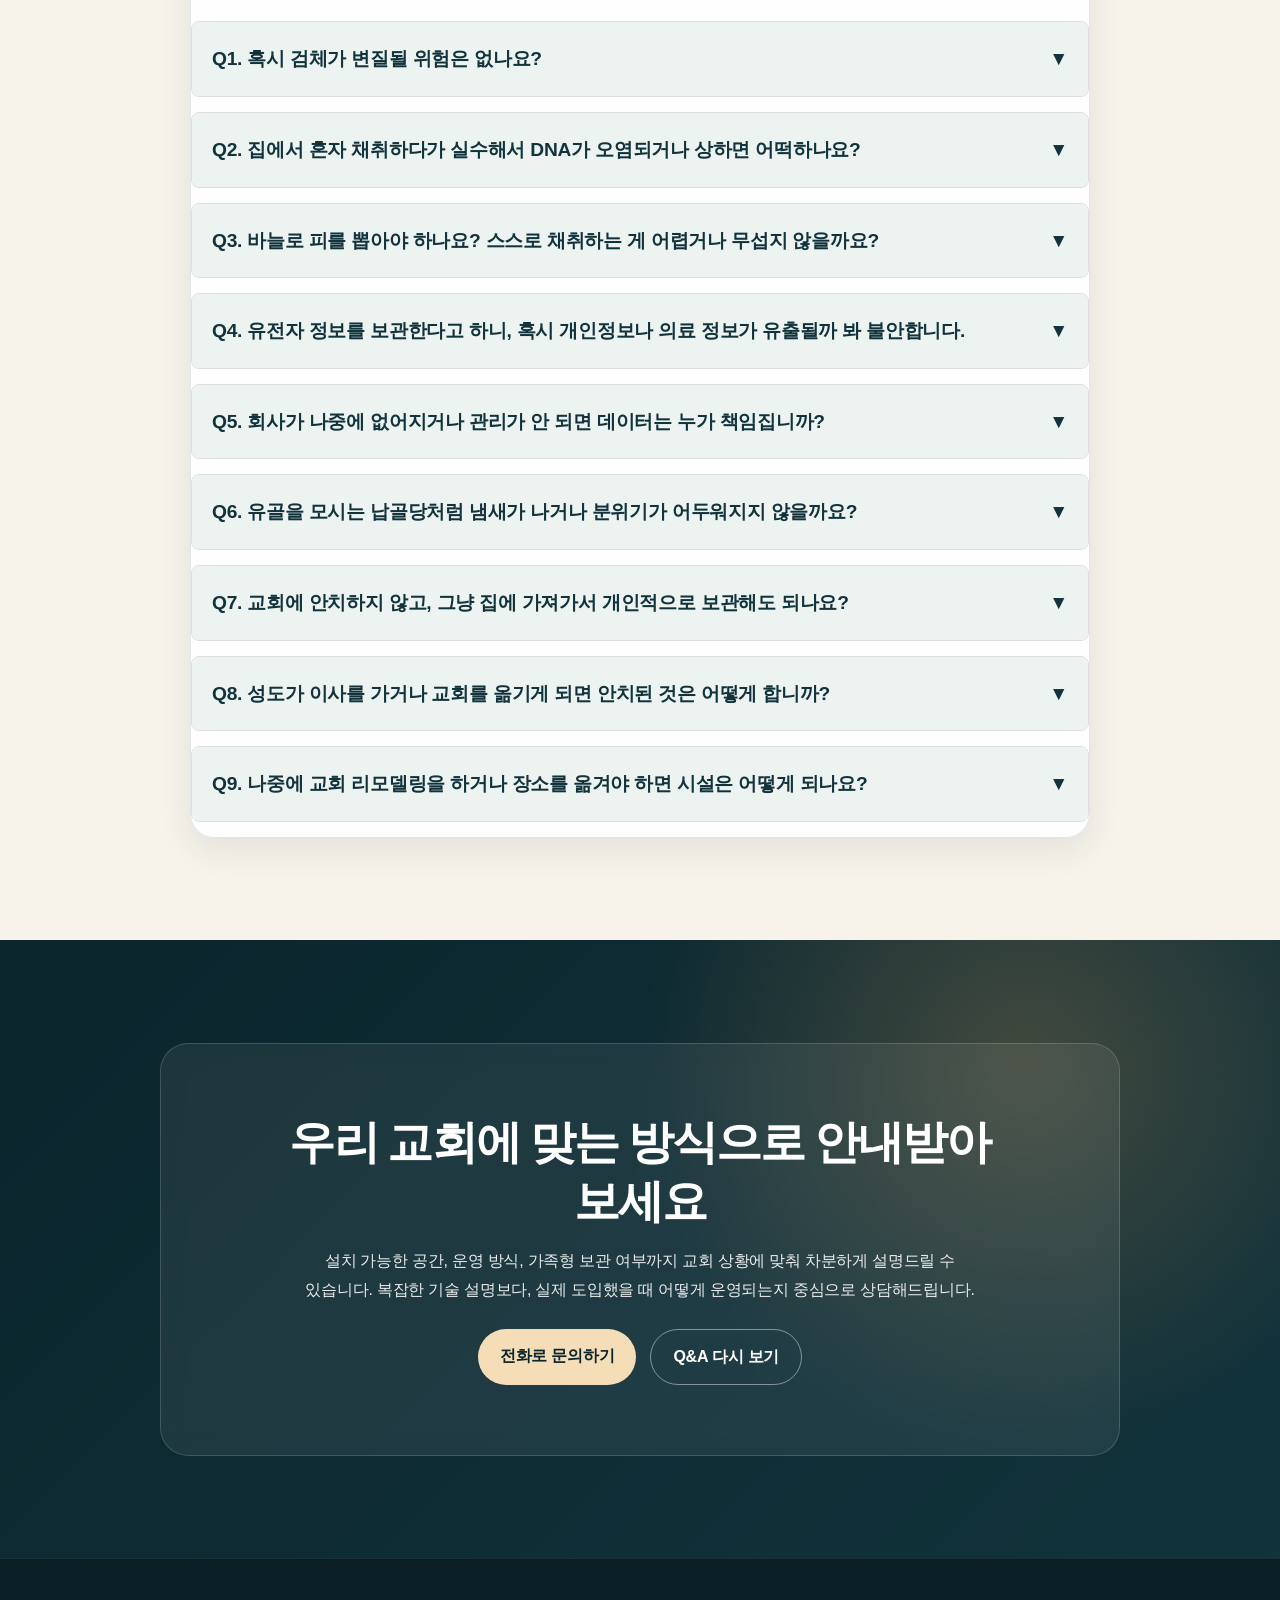
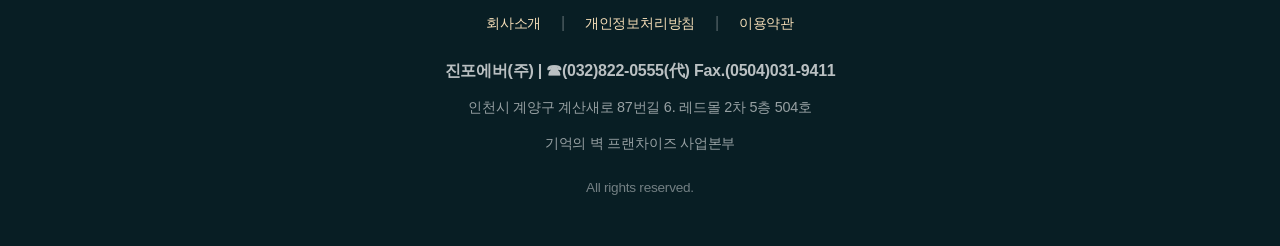
<file: pages/교회페이지.html>
<!DOCTYPE html>
<html lang="ko">
<head>
    <meta charset="UTF-8">
    <meta name="viewport" content="width=device-width, initial-scale=1.0">
    <meta name="color-scheme" content="light">
    <title>진포에버 | 임마누엘 기억의 전당</title>
    <style>
        /* 기본 스타일 및 색상 정의 */
        :root {
            --primary-navy: #002347;
            --accent-gold: #C5A059;
            --text-dark: #333;
            --bg-light: #f8f9fa;
            --white: #ffffff;
        }

        * {
            margin: 0;
            padding: 0;
            box-sizing: border-box;
        }

        body {
            font-family: 'Pretendard', -apple-system, BlinkMacSystemFont, "Segoe UI", Roboto, "Helvetica Neue", Arial, sans-serif;
            line-height: 1.6;
            color: var(--text-dark);
            background-color: var(--white);
        }

        /* 헤더 섹션 */
        header {
            background-color: var(--primary-navy);
            padding: 1rem 5%;
            display: flex;
            justify-content: space-between;
            align-items: center;
            position: fixed;
            width: 100%;
            top: 0;
            z-index: 1000;
            box-shadow: 0 2px 10px rgba(0,0,0,0.1);
        }

        .logo {
            color: var(--accent-gold);
            font-size: 1.5rem;
            font-weight: bold;
            text-decoration: none;
        }

        nav a {
            color: var(--white);
            text-decoration: none;
            margin-left: 2rem;
            font-size: 0.95rem;
            transition: color 0.3s;
        }

        nav a:hover {
            color: var(--accent-gold);
        }

        /* 메인 비주얼 (Hero) */
        .hero {
            height: 80vh;
            background: linear-gradient(rgba(0, 35, 71, 0.6), rgba(0, 35, 71, 0.6)), 
                        url('../assets/images/ChatGPT Image 2026년 4월 26일 오후 01_03_42.png') center/cover;
            display: flex;
            flex-direction: column;
            justify-content: center;
            align-items: center;
            color: var(--white);
            text-align: center;
            padding-top: 80px;
        }

        .hero h1 {
            font-size: 3rem;
            margin-bottom: 1.5rem;
            font-weight: 700;
        }

        .hero p {
            font-size: 1.2rem;
            max-width: 800px;
            margin-bottom: 2rem;
            opacity: 0.9;
        }

        /* 섹션 공통 스타일 */
        section {
            padding: 80px 10%;
        }

        .section-title {
            text-align: center;
            font-size: 2.2rem;
            color: var(--primary-navy);
            margin-bottom: 3rem;
            position: relative;
        }

        .section-title::after {
            content: '';
            display: block;
            width: 50px;
            height: 3px;
            background: var(--accent-gold);
            margin: 15px auto 0;
        }

        /* G-Code 소개 섹션 */
        .intro-grid {
            display: grid;
            grid-template-columns: 1fr 1fr;
            gap: 40px;
            align-items: center;
        }

        .intro-text h3 {
            color: var(--accent-gold);
            margin-bottom: 1rem;
        }

        /* 기술적 우수성 섹션 (카드형) */
        .tech-section {
            background-color: var(--bg-light);
        }

        .card-container {
            display: grid;
            grid-template-columns: repeat(auto-fit, minmax(300px, 1fr));
            gap: 30px;
        }

        .card {
            background: var(--white);
            padding: 30px;
            border-radius: 12px;
            box-shadow: 0 4px 20px rgba(0,0,0,0.05);
            transition: transform 0.3s;
        }

        .card:hover {
            transform: translateY(-10px);
        }

        .card h4 {
            color: var(--primary-navy);
            margin-bottom: 1rem;
            font-size: 1.3rem;
        }

        .section-subtitle {
            max-width: 860px;
            margin: -1.5rem auto 2.5rem;
            text-align: center;
            color: #666;
            line-height: 1.8;
            word-break: keep-all;
        }

        .hero-highlights {
            display: flex;
            flex-wrap: wrap;
            justify-content: center;
            gap: 12px;
            max-width: 900px;
        }

        .hero-chip {
            padding: 10px 18px;
            border-radius: 999px;
            border: 1px solid rgba(255,255,255,0.35);
            background: rgba(255,255,255,0.12);
            font-size: 0.95rem;
            backdrop-filter: blur(6px);
        }

        .quick-grid {
            display: grid;
            grid-template-columns: repeat(auto-fit, minmax(220px, 1fr));
            gap: 20px;
            margin-top: 35px;
        }

        .quick-card {
            padding: 26px 22px;
            border-radius: 18px;
            background: #f6f8fb;
            border: 1px solid #e6ebf1;
            box-shadow: 0 8px 24px rgba(0,0,0,0.04);
            text-align: center;
        }

        .quick-card h4 {
            margin-bottom: 10px;
            color: var(--primary-navy);
            font-size: 1.1rem;
        }

        .quick-card p {
            color: #555;
            font-size: 0.95rem;
            line-height: 1.7;
        }

        .step-grid {
            display: grid;
            grid-template-columns: repeat(auto-fit, minmax(220px, 1fr));
            gap: 24px;
        }

        .step-card {
            background: #fff;
            border-radius: 16px;
            padding: 18px;
            box-shadow: 0 8px 24px rgba(0,0,0,0.05);
        }

        .step-card p {
            margin-top: 12px;
            font-weight: bold;
            color: var(--primary-navy);
            line-height: 1.6;
        }

        .cta-section {
            padding: 40px 10% 90px;
            background: linear-gradient(135deg, #f7f8fb 0%, #edf2f7 100%);
        }

        .cta-card {
            max-width: 960px;
            margin: 0 auto;
            padding: 40px 32px;
            border-radius: 24px;
            background: var(--primary-navy);
            color: var(--white);
            text-align: center;
            box-shadow: 0 20px 45px rgba(0, 35, 71, 0.22);
        }

        .cta-card h2 {
            font-size: 2rem;
            margin-bottom: 16px;
        }

        .cta-card p {
            max-width: 700px;
            margin: 0 auto 24px;
            line-height: 1.8;
            color: rgba(255,255,255,0.9);
        }

        .cta-actions {
            display: flex;
            flex-wrap: wrap;
            justify-content: center;
            gap: 14px;
        }

        .cta-button {
            display: inline-block;
            padding: 14px 24px;
            border-radius: 999px;
            text-decoration: none;
            font-weight: bold;
        }

        .cta-button.primary {
            background: var(--accent-gold);
            color: var(--primary-navy);
        }

        .cta-button.secondary {
            background: transparent;
            color: var(--white);
            border: 1px solid rgba(255,255,255,0.35);
        }

        /* 하단 고지 사항 */
        .disclaimer {
            font-size: 0.85rem;
            color: #777;
            text-align: center;
            padding: 20px;
            background: #eee;
        }

        /* 💡 팝업(모달) 스타일 추가 */
        .modal-overlay {
            display: none;
            position: fixed;
            top: 0;
            left: 0;
            width: 100%;
            height: 100%;
            background-color: rgba(0, 0, 0, 0.6);
            z-index: 9999;
            align-items: center;
            justify-content: center;
            opacity: 0;
            transition: opacity 0.3s ease;
        }

        .modal-overlay.show {
            display: flex;
            opacity: 1;
        }

        .modal-content {
            background-color: var(--white);
            padding: 40px;
            border-radius: 15px;
            width: 90%;
            max-width: 650px;
            max-height: 80vh;
            overflow-y: auto;
            position: relative;
            box-shadow: 0 20px 50px rgba(0,0,0,0.2);
            transform: translateY(-20px);
            transition: transform 0.3s ease;
        }

        .modal-overlay.show .modal-content {
            transform: translateY(0);
        }

        .modal-close {
            position: absolute;
            top: 20px;
            right: 25px;
            font-size: 2rem;
            color: #999;
            cursor: pointer;
            transition: color 0.3s;
            line-height: 1;
        }

        .modal-close:hover {
            color: var(--primary-navy);
        }

        .modal-body {
            font-size: 0.95rem;
            color: #555;
            line-height: 1.8;
            text-align: left;
        }

        .modal-body h4 {
            color: var(--primary-navy);
            margin-top: 25px;
            margin-bottom: 10px;
            font-size: 1.1rem;
        }

        /* 푸터 */
        footer {
            background-color: var(--primary-navy);
            color: var(--white);
            padding: 40px 10%;
            text-align: center;
        }

        @media (max-width: 768px) {
            /* 1. 헤더 영역을 세로(column)로 정렬하여 로고와 메뉴를 위아래로 분리 */
            header {
                flex-direction: column;
                padding: 15px 5%;
            }
            
            /* 2. 로고 하단 여백 추가 및 폰트 사이즈 미세조정 */
            .logo {
                margin-bottom: 12px;
                font-size: 1.4rem;
            }
            
            /* 3. 메뉴 링크들을 감싸서 중앙 정렬하고 겹치지 않게 gap 설정 */
            nav {
                display: flex;
                flex-wrap: wrap;
                justify-content: center;
                gap: 15px;
                width: 100%;
            }
            
            /* 4. 기존 PC 버전에 있던 왼쪽 여백 제거 */
            nav a {
                margin-left: 0;
            }
            
            /* 5. 헤더 높이가 커진 만큼 메인 이미지(hero)가 가려지지 않게 상단 여백 확보 */
            .hero {
                padding-top: 120px;
            }
            
            /* 6. 헌금 사역 표 모바일 대응 */
            .mission-table th, .mission-table td {
                padding: 12px 8px !important;
                font-size: 0.85rem !important;
            }
            .mission-table td:first-child {
                padding-left: 10px !important;
            }

            .hero-highlights {
                gap: 10px;
            }

            .hero-chip {
                width: 100%;
                max-width: 320px;
            }

            .cta-card {
                padding: 32px 22px;
            }

            .cta-card h2 {
                font-size: 1.6rem;
            }
            
            .intro-grid { grid-template-columns: 1fr; }
            .hero h1 { font-size: 2rem; }
        }
    </style>
    <link rel="stylesheet" href="../assets/css/renewal.css?v=20261128-1">
</head>
<body class="renewal page-church">

    <header>
        <a href="index.html" class="logo">GENE FOREVER</a>
        <nav>
            <a href="index.html">메인페이지</a>
            <details class="nav-dropdown nav-memory">
                <summary>기억의 벽</summary>
                <div class="nav-dropdown-menu">
                    <a href="교회페이지.html" aria-current="page">교회</a>
                    <a href="사찰페이지.html">사찰</a>
                </div>
            </details>
            <a href="반려동물.html">반려동물</a>
            <details class="nav-dropdown nav-digital">
                <summary>디지털관</summary>
                <div class="nav-dropdown-menu">
                    <a href="가족기록.html">가족기록</a>
                    <a href="가입신청.html">가입신청</a>
                </div>
            </details>
            <a href="DNA파크.html">DNA파크</a>
        </nav>
    </header>

    <div class="hero">
        <h1>하나님이 맡기신 생명의 흔적을<br>교회 안에 오래 남깁니다</h1>
        <p>수십 년 믿음의 걸음을 한곳에 담아, 교회와 가문이 함께 기억하는 신앙 유산 공간을 만듭니다.</p>
        <div class="hero-highlights">
            <span class="hero-chip">신앙 유산 보존</span>
            <span class="hero-chip">교회 역사 아카이브</span>
            <span class="hero-chip">후손을 위한 디지털 추억관</span>
        </div>
    </div>

    <section id="about">
        <h2 class="section-title">기억의 벽은 어떤 사역인가요?</h2>
        <p class="section-subtitle">한 사람의 삶과 믿음, 그리고 생명의 흔적을 교회 안에 품격 있게 남기는 보존 사역입니다. 어렵고 낯선 기술 이야기보다 먼저, 왜 이 일이 의미 있는지를 쉽게 이해하실 수 있게 정리했습니다.</p>
        <div class="intro-grid">
            <div class="intro-text">
                <h3>하나님이 주신 생명을, 하나님 앞에서 기억합니다</h3>
                <p>기억의 벽은 생전에 본인의 뜻으로 제작해 직접 보관한 DNA 오브제를, 사후에 삶과 신앙의 기록과 함께 안치·보존하는 공간입니다. 교회가 성도님의 삶을 오래 기억하고 후손이 다시 찾아볼 수 있게 만드는 것이 핵심입니다.</p>
                <p style="margin-top: 16px;">교회 안의 한 공간이 곧 신앙 유산의 자리, 가문의 역사관, 그리고 따뜻한 추억의 공간이 됩니다.</p>
            </div>
            <div style="height: 320px; border-radius: 15px; overflow: hidden;">
                <img src="../assets/images/pray.jpg" alt="DNA 생명 유산 사역" style="width: 100%; height: 100%; object-fit: cover;">
            </div>
        </div>

        <div class="quick-grid">
            <div class="quick-card">
                <h4>무엇을 남기나요?</h4>
                <p>DNA, 사진, 영상, 약력처럼 한 사람의 삶을 보여주는 기록을 함께 남깁니다.</p>
            </div>
            <div class="quick-card">
                <h4>어디에 남기나요?</h4>
                <p>교회나 기도원 안의 유휴 공간을 품격 있는 기억 공간으로 바꾸어 설치합니다.</p>
            </div>
            <div class="quick-card">
                <h4>누가 보게 되나요?</h4>
                <p>가족, 후손, 교회 공동체가 언제든 찾아와 믿음의 흔적을 다시 만날 수 있습니다.</p>
            </div>
        </div>
    </section>

    <section id="church-benefits" style="background-color: var(--bg-light); color: var(--text-dark); padding: 60px 10% 90px 10%;">
        <div style="display: flex; flex-direction: column; gap: 40px; max-width: 1000px; margin: 0 auto; align-items: center;">
            <div style="border-radius: 20px; overflow: hidden; box-shadow: 0 10px 30px rgba(0,0,0,0.1); width: 100%;">
                <img src="../assets/images/KakaoTalk_20260315_011117429_01.jpg" alt="교회 대예배당 전경" style="width: 100%; max-height: 450px; display: block; object-fit: cover;">
            </div>

            <div style="width: 100%;">
                <h2 class="section-title" style="margin-bottom: 18px;">교회에는 어떤 변화가 생길까요?</h2>
                <p class="section-subtitle" style="margin-bottom: 28px;">기억의 벽은 단순한 시설이 아니라, 성도를 끝까지 돌보는 교회의 마음을 눈에 보이게 만드는 공간입니다.</p>

                <div style="max-width: 820px; margin: 0 auto;">
                    <ul style="list-style: none; padding: 0;">
                        <li style="display: flex; margin-bottom: 22px; line-height: 1.7; color: var(--text-dark);">
                            <span style="color: var(--primary-navy); margin-right: 12px; font-weight: bold; font-size: 1.2rem;">•</span>
                            <div>
                                <strong style="color: var(--primary-navy); font-size: 1.1rem; display: block; margin-bottom: 5px;">끝까지 이어지는 목회적 돌봄</strong>
                                <span style="color: #444;">유아세례부터 천국 시민이 되는 순간까지, 교회가 책임 있게 돌보는 마음이 더 분명하게 전달됩니다.</span>
                            </div>
                        </li>
                        <li style="display: flex; margin-bottom: 22px; line-height: 1.7; color: var(--text-dark);">
                            <span style="color: var(--primary-navy); margin-right: 12px; font-weight: bold; font-size: 1.2rem;">•</span>
                            <div>
                                <strong style="color: var(--primary-navy); font-size: 1.1rem; display: block; margin-bottom: 5px;">교회 역사가 살아 있는 기록으로 남습니다</strong>
                                <span style="color: #444;">이름 없이 헌신한 성도 한 분 한 분의 흔적이 모여, 교회의 진짜 역사를 보여주는 아카이브가 됩니다.</span>
                            </div>
                        </li>
                        <li style="display: flex; margin-bottom: 22px; line-height: 1.7; color: var(--text-dark);">
                            <span style="color: var(--primary-navy); margin-right: 12px; font-weight: bold; font-size: 1.2rem;">•</span>
                            <div>
                                <strong style="color: var(--primary-navy); font-size: 1.1rem; display: block; margin-bottom: 5px;">후손과 지역민이 다시 교회를 찾게 됩니다</strong>
                                <span style="color: #444;">가족과 후손이 추억을 보기 위해 교회를 찾으면서, 자연스럽게 공동체와 다시 연결되는 길이 열립니다.</span>
                            </div>
                        </li>
                        <li style="display: flex; margin-bottom: 0; line-height: 1.7; color: var(--text-dark);">
                            <span style="color: var(--primary-navy); margin-right: 12px; font-weight: bold; font-size: 1.2rem;">•</span>
                            <div>
                                <strong style="color: var(--primary-navy); font-size: 1.1rem; display: block; margin-bottom: 5px;">교회의 사역으로 다시 이어집니다</strong>
                                <span style="color: #444;">성도 예우를 위한 참여가 선교, 복지, 다음 세대 사역으로 연결되어 교회의 힘이 됩니다.</span>
                            </div>
                        </li>
                    </ul>
                </div>
            </div>
        </div>
    </section>

    <section id="family-benefits" style="background-color: var(--white); padding: 50px 10% 80px 10%;">
        <h2 class="section-title">가족에게는 무엇이 남을까요?</h2>
        <p class="section-subtitle">부모님의 삶과 믿음이 사라지지 않고, 후손이 다시 찾아볼 수 있는 실제 공간과 기록이 남습니다.</p>

        <div class="card-container" style="display: grid; grid-template-columns: repeat(auto-fit, minmax(280px, 1fr)); gap: 30px;">
            <div class="card" style="background: #001a33; color: #ffffff; padding: 40px 30px; border-radius: 25px; border: none; box-shadow: 0 10px 30px rgba(0,0,0,0.15); transition: transform 0.3s;">
                <div style="font-size: 2.5rem; margin-bottom: 20px;">👥</div>
                <h4 style="color: #C5A059; margin-bottom: 15px; font-size: 1.3rem;">가족의 뿌리를 남깁니다</h4>
                <p style="font-size: 0.95rem; line-height: 1.7; opacity: 0.9;">부모님이 생전에 뜻을 담아 준비한 DNA 오브제와 생애 기록이 사후에 함께 보존되어, 후손이 가문의 시작과 믿음의 뿌리를 눈으로 확인할 수 있습니다.</p>
            </div>

            <div class="card" style="background: #001a33; color: #ffffff; padding: 40px 30px; border-radius: 25px; border: none; box-shadow: 0 10px 30px rgba(0,0,0,0.15); transition: transform 0.3s;">
                <div style="font-size: 2.5rem; margin-bottom: 20px;">📜</div>
                <h4 style="color: #C5A059; margin-bottom: 15px; font-size: 1.3rem;">품격 있는 추모가 가능합니다</h4>
                <p style="font-size: 0.95rem; line-height: 1.7; opacity: 0.9;">큰 장지 부담 없이도, 생전 준비부터 사후 안치까지 한 사람의 삶을 정성스럽고 품위 있게 기억하는 방식이 마련됩니다.</p>
            </div>

            <div class="card" style="background: #001a33; color: #ffffff; padding: 40px 30px; border-radius: 25px; border: none; box-shadow: 0 10px 30px rgba(0,0,0,0.15); transition: transform 0.3s;">
                <div style="font-size: 2.5rem; margin-bottom: 20px;">🌳</div>
                <h4 style="color: #C5A059; margin-bottom: 15px; font-size: 1.3rem;">신앙의 이야기가 이어집니다</h4>
                <p style="font-size: 0.95rem; line-height: 1.7; opacity: 0.9;">우리 가문에 믿음이 어떻게 시작되었는지 후손이 직접 보고 들으며, 신앙의 정체성을 자연스럽게 이어갈 수 있습니다.</p>
            </div>
        </div>
    </section>

    <section id="wall" style="padding-top: 50px;">
        <h2 class="section-title">우리 교회에는 이렇게 설치됩니다</h2>
        <p class="section-subtitle">교회의 규모와 공간에 맞춰 형태를 고를 수 있고, 단순한 벽면 설치가 아니라 품격 있는 기념 공간으로 꾸밀 수 있습니다.</p>

        <div style="text-align: center; max-width: 1000px; margin: 0 auto;">
            <div style="border: 2px solid var(--accent-gold); padding: 20px; border-radius: 10px; margin-bottom: 40px; max-width: 800px; margin-left: auto; margin-right: auto; background: #fffdf8;">
                <p><strong>설치 사양:</strong> 12행 x 6열(144칸) / 12행 x 10열(240칸)<br>
                <strong>설치 높이:</strong> 85cm ~ 2m (보기에 편한 높이 기준)</p>
            </div>

            <div style="display: grid; grid-template-columns: repeat(auto-fit, minmax(280px, 1fr)); gap: 30px; text-align: center;">
                <div>
                    <img src="../assets/images/기억의전당.jpg" alt="설치 예시 1" style="width: 100%; height: 230px; object-fit: cover; border-radius: 10px; box-shadow: 0 4px 15px rgba(0,0,0,0.1);">
                    <h4 style="margin-top: 15px; color: var(--primary-navy); font-size: 1.2rem;">기억의 방</h4>
                    <p style="font-size: 0.95rem; color: #555; margin-top: 5px;">한 공간을 따로 꾸며 성도님의 삶을 정중하게 기억하는 명예의 전당 형태입니다.</p>
                </div>

                <div id="memory-wall-card">
                    <img src="../assets/images/기억의벽-리뉴얼.png" alt="교회 기억의 벽 설치 모습" style="width: 100%; height: 230px; object-fit: cover; object-position: center; border-radius: 10px; box-shadow: 0 4px 15px rgba(0,0,0,0.1);">
                    <h4 style="margin-top: 15px; color: var(--primary-navy); font-size: 1.2rem;">기억의 벽</h4>
                    <p style="font-size: 0.95rem; color: #555; margin-top: 5px;">유휴 벽면을 활용해 접근성을 높이고, 많은 성도의 기록을 한눈에 볼 수 있게 하는 방식입니다.</p>
                </div>

                <div id="memory-shelf">
                    <img src="../assets/images/기억의서가-리뉴얼.jpg" alt="교회 기억의 서가 설치 모습" style="width: 100%; height: 230px; object-fit: cover; object-position: center; border-radius: 10px; box-shadow: 0 4px 15px rgba(0,0,0,0.1);">
                    <h4 style="margin-top: 15px; color: var(--primary-navy); font-size: 1.2rem;">기억의 서가</h4>
                    <p style="font-size: 0.95rem; color: #555; margin-top: 5px;">사후에 안치된 DNA 오브제와 삶의 기록을 함께 담아, 가족과 후손이 오래 찾아볼 수 있는 보존형 서가입니다.</p>
                </div>
            </div>
        </div>
    </section>

    <section id="digital-heritage" style="background-color: var(--bg-light); padding: 60px 10% 40px 10%;">
        <h2 class="section-title">후손이 직접 보고 듣는 디지털 추억관</h2>
        <p class="section-subtitle">기억의 벽은 보이는 설치물에서 끝나지 않습니다. 사진, 영상, 약력, 음성 기록까지 함께 남겨 후손이 교회 안에서 다시 만날 수 있게 돕습니다.</p>

        <div style="text-align: center; max-width: 980px; margin: 0 auto;">
            <p style="font-size: 1.05rem; line-height: 1.8; color: #444; margin-bottom: 26px;">
                QR을 찍으면 누구나 손쉽게 화면을 열고, 성도님의 대표 사진과 삶의 이야기, 신앙의 기록을 차례대로 볼 수 있습니다.
            </p>
            <p style="font-size: 1.05rem; line-height: 1.8; color: #444; margin-bottom: 40px; padding: 20px; background: #fff; border-radius: 15px; border-left: 5px solid var(--accent-gold);">
                수십 년 뒤에도 후손은 같은 교회에서 <strong>가문의 신앙 역사와 추억</strong>를 생생하게 다시 만날 수 있습니다.
            </p>

            <div class="step-grid">
                <div class="step-card">
                    <img src="../assets/images/1.jpg" alt="시스템 1" style="width: 100%; height: auto; display: block; border-radius: 10px;">
                    <p>1. QR을 찍어 접속합니다</p>
                </div>
                <div class="step-card">
                    <img src="../assets/images/2.jpg" alt="시스템 2" style="width: 100%; height: auto; display: block; border-radius: 10px;">
                    <p>2. 간단한 인증 후 들어갑니다</p>
                </div>
                <div class="step-card">
                    <img src="../assets/images/3.jpg" alt="시스템 3" style="width: 100%; height: auto; display: block; border-radius: 10px;">
                    <p>3. 휴대폰으로 화면을 조작합니다</p>
                </div>
                <div class="step-card">
                    <img src="../assets/images/4.jpg" alt="시스템 4" style="width: 100%; height: auto; display: block; border-radius: 10px;">
                    <p>4. 사진·영상·AI 기록을 불러옵니다</p>
                </div>
                <div class="step-card">
                    <img src="../assets/images/5.jpg" alt="시스템 5" style="width: 100%; height: auto; display: block; border-radius: 10px;">
                    <p>5. 대표 사진과 추억을 함께 봅니다</p>
                </div>
                <div class="step-card">
                    <img src="../assets/images/6.jpg" alt="시스템 6" style="width: 100%; height: auto; display: block; border-radius: 10px;">
                    <p>6. 약력과 생애 기록을 확인합니다</p>
                </div>
                <div class="step-card" id="family-tree-card">
                    <img src="../assets/images/church-family-tree.jpg" alt="세대를 잇는 가계도 예시" style="width: 100%; height: auto; display: block; border-radius: 10px;">
                    <p>7. 세대를 잇는 가계도<br><span style="font-weight: 400;">조상과 후손을 이어줍니다</span></p>
                </div>
            </div>
        </div>
    </section>

    <section id="tech" class="tech-section" style="padding-top: 50px;">
        <h2 class="section-title">DNA 오브제는 어떻게 이어지나요?</h2>
        <p class="section-subtitle">생전에 본인의 뜻으로 만들고 직접 보관한 뒤, 사후에는 미리 정한 방식에 따라 기억의 벽에 안치·보존합니다.</p>
        <div class="card-container">
            <div class="card">
                <h4>1. 생전에 본인의 뜻으로 자가채취합니다</h4>
                <p>서비스 내용과 동의 절차를 확인한 뒤, 전용 키트로 타액 또는 구강상피세포를 본인이 직접 채취합니다. 유전자 검사는 시행하지 않습니다.</p>
                <img src="../assets/images/홈피-1.jpg" alt="자가채취 검체의 오브제 제작 과정 이미지" style="width: 100%; height: auto; border-radius: 8px; margin-top: 15px;">
            </div>
            
            <div class="card">
                <h4>2. DNA 오브제로 제작해 보내드립니다</h4>
                <p>자가채취한 검체가 흡수·건조된 특수 보존 소재를 보호 구조 안에 담아 오브제로 제작한 뒤 고객에게 보내드립니다.</p>
                <img src="../assets/images/홈피-2.jpg" alt="완성된 DNA 오브제 이미지" style="width: 100%; height: auto; border-radius: 8px; margin-top: 15px;">
            </div>
            
            <div class="card">
                <h4>3. 생전에는 본인이, 사후에는 기억의 벽에</h4>
                <p>완성된 오브제는 생전에 고객이 직접 보관합니다. 사후에는 본인의 생전 의사와 사전 약정, 필요한 확인 절차에 따라 교회 기억의 벽에 안치·보존할 수 있습니다.</p>
                <img src="../assets/images/digital.jpg" alt="사후 기억의 벽과 디지털 기록 연결 이미지" style="width: 100%; height: auto; border-radius: 8px; margin-top: 15px;">
            </div>
        </div>
    </section>

    <section id="gcode-detail" style="background-color: var(--white); padding: 50px 10% 80px 10%;">
        <h2 class="section-title">G-Code를 쉽게 말하면</h2>
        <p class="section-subtitle">전문 용어처럼 들리지만, 쉽게 말해 하나님이 각 사람 안에 새겨 두신 생명의 고유한 흔적을 뜻합니다.</p>
        
        <div class="card-container" style="display: grid; grid-template-columns: repeat(auto-fit, minmax(300px, 1fr)); gap: 30px;">
            <div class="card" style="background: #001a33; color: #ffffff; padding: 40px 30px; border-radius: 25px; border: none; box-shadow: 0 10px 30px rgba(0,0,0,0.15); transition: transform 0.3s;">
                <div style="font-size: 2.5rem; margin-bottom: 20px;">☝️</div>
                <h4 style="color: #C5A059; margin-bottom: 15px; font-size: 1.4rem;">하나님의 손길이 담긴 흔적</h4>
                <p style="font-size: 0.9rem; margin-bottom: 20px; font-style: italic; color: #a5b1c2; line-height: 1.6;">
                    "주께서 내 내장을 지으시며 나의 모태에서 나를 만드셨나이다" (시 139:13)
                </p>
                <p style="font-size: 1rem; line-height: 1.7; opacity: 0.95;">
                    사람마다 다른 이 생명의 흔적은, 하나님께서 각 사람을 다르게 빚으셨다는 사실을 보여주는 소중한 기록입니다.
                </p>
            </div>

            <div class="card" style="background: #001a33; color: #ffffff; padding: 40px 30px; border-radius: 25px; border: none; box-shadow: 0 10px 30px rgba(0,0,0,0.15); transition: transform 0.3s;">
                <div style="font-size: 2.5rem; margin-bottom: 20px;">♾️</div>
                <h4 style="color: #C5A059; margin-bottom: 15px; font-size: 1.4rem;">삶 전체를 떠올리게 하는 기록</h4>
                <p style="font-size: 0.9rem; margin-bottom: 20px; font-style: italic; color: #a5b1c2; line-height: 1.6;">
                    "내 형질이 갖춰지기 전부터 주의 눈이 보셨으며..." (시 139:16)
                </p>
                <p style="font-size: 1rem; line-height: 1.7; opacity: 0.95;">
                    태어나기 전부터 아셨던 한 사람의 존재를, 삶의 기록과 함께 오래 기억하게 하는 출발점이 됩니다.
                </p>
            </div>

            <div class="card" style="background: #001a33; color: #ffffff; padding: 40px 30px; border-radius: 25px; border: none; box-shadow: 0 10px 30px rgba(0,0,0,0.15); transition: transform 0.3s;">
                <div style="font-size: 2.5rem; margin-bottom: 20px;">🔖</div>
                <h4 style="color: #C5A059; margin-bottom: 15px; font-size: 1.4rem;">한 사람을 기억하는 인장</h4>
                <p style="font-size: 0.9rem; margin-bottom: 20px; font-style: italic; color: #a5b1c2; line-height: 1.6;">
                    "너는 나를 도장 같이 마음에 품고..." (아 8:6)
                </p>
                <p style="font-size: 1rem; line-height: 1.7; opacity: 0.95;">
                    기억의 벽은 이 생명의 흔적을 교회 안에 남겨, 신앙의 이야기와 함께 오래 품고 기억하게 합니다.
                </p>
            </div>
        </div>
    </section>

    <section id="biblical-meaning" style="background-color: var(--white); padding: 40px 10% 80px 10%;">
        <h2 class="section-title">왜 이 보존 방식이 의미가 있을까요?</h2>
        <p class="section-subtitle">기억의 벽은 단순한 기술 설명보다, 생명을 귀하게 여기고 한 사람의 믿음을 오래 기억하려는 마음에서 출발합니다.</p>
        
        <div class="card-container" style="display: grid; grid-template-columns: repeat(auto-fit, minmax(300px, 1fr)); gap: 30px;">
            <div class="card" style="background: #001a33; color: #ffffff; padding: 40px 30px; border-radius: 25px; border: none; box-shadow: 0 10px 30px rgba(0,0,0,0.15); transition: transform 0.3s; border-left: 5px solid #ff4d4d;">
                <div style="font-size: 2.5rem; margin-bottom: 20px;">🩸</div>
                <h4 style="color: #ff9f1c; margin-bottom: 15px; font-size: 1.4rem;">혈액</h4>
                <p style="font-size: 0.9rem; margin-bottom: 20px; font-style: italic; color: #a5b1c2; line-height: 1.6;">
                    "육체의 생명은 피에 있음이라" (레 17:11)
                </p>
                <p style="font-size: 1rem; line-height: 1.7; opacity: 0.95;">
                    피는 생명의 상징입니다. 그래서 혈액 보존은 한 사람의 존재를 가볍게 넘기지 않고 귀하게 여기는 표현이 됩니다.
                </p>
            </div>

            <div class="card" style="background: #001a33; color: #ffffff; padding: 40px 30px; border-radius: 25px; border: none; box-shadow: 0 10px 30px rgba(0,0,0,0.15); transition: transform 0.3s; border-left: 5px solid #00d4ff;">
                <div style="font-size: 2.5rem; margin-bottom: 20px;">💧</div>
                <h4 style="color: #ff9f1c; margin-bottom: 15px; font-size: 1.4rem;">타액</h4>
                <p style="font-size: 1rem; line-height: 1.7; opacity: 0.95;">
                    숨결과 가까운 타액을 보존하는 것은, 하나님이 주신 생기와 그 사람의 존재를 오래 기억하려는 뜻을 담습니다.
                </p>
            </div>

            <div class="card" style="background: #001a33; color: #ffffff; padding: 40px 30px; border-radius: 25px; border: none; box-shadow: 0 10px 30px rgba(0,0,0,0.15); transition: transform 0.3s; border-left: 5px solid #4ade80;">
                <div style="font-size: 2.5rem; margin-bottom: 20px;">🌿</div>
                <h4 style="color: #ff9f1c; margin-bottom: 15px; font-size: 1.4rem;">케라틴</h4>
                <p style="font-size: 1rem; line-height: 1.7; opacity: 0.95;">
                    한 사람이 이 땅에서 살아낸 시간과 헌신을 떠올리게 하는 신체의 흔적을 함께 보존해, 삶 전체를 기억하게 합니다.
                </p>
            </div>
        </div>
    </section>

    <section id="offering-mission" style="background-color: var(--white); padding: 40px 10% 80px 10%;">
        <h2 class="section-title">한 사람의 기억이 교회의 다음 사역으로 이어집니다</h2>
        <p class="section-subtitle">기억의 벽 참여는 개인 예우에서 끝나지 않고, 교회가 계속해야 할 귀한 사역을 돕는 힘이 될 수 있습니다.</p>
        
        <div style="max-width: 1000px; margin: 0 auto; background: #ffffff; border-radius: 20px; overflow: hidden; border: 1px solid #eee; box-shadow: 0 10px 30px rgba(0,0,0,0.05);">
            <div style="padding: 30px; border-bottom: 1px solid #eee;">
                <h3 style="color: var(--primary-navy); margin-bottom: 15px; font-weight: 800;">기억의 벽 참여 후 연결할 수 있는 4대 사역</h3>
                <p style="font-size: 1rem; line-height: 1.7; margin-bottom: 10px; color: #333;">
                    성도님의 참여는 선한 사역으로 이어질 수 있습니다. 교회는 상황에 맞게 아래 사역 중 하나를 선택해 뜻깊게 연결할 수 있습니다.
                </p>
                <p style="font-size: 1rem; color: #d35400; font-weight: 700;">
                    참여비의 일부는 교회의 목적 사역으로 이어질 수 있으며, 기부금 영수증 발행도 가능합니다.
                </p>
            </div>

            <div style="overflow-x: auto;">
                <table class="mission-table" style="width: 100%; border-collapse: collapse; text-align: center; color: #222; word-break: keep-all;">
                    <thead>
                        <tr style="background-color: #f8f9fa; color: var(--primary-navy); border-bottom: 2px solid var(--primary-navy);">
                            <th style="padding: 18px; border-right: 1px solid #eee; font-weight: 800;">사역 이름</th>
                            <th style="padding: 18px; border-right: 1px solid #eee; font-weight: 800;">도움이 가는 곳</th>
                            <th style="padding: 18px; font-weight: 800;">담긴 의미</th>
                        </tr>
                    </thead>
                    <tbody style="font-weight: 500;">
                        <tr style="border-bottom: 1px solid #eee;">
                            <td style="padding: 20px; border-right: 1px solid #eee; text-align: left; padding-left: 30px; font-weight: 700;">○ 선한 사마리아인 사역</td>
                            <td style="padding: 20px; border-right: 1px solid #eee; color: #800080; font-weight: 700;">지역사회 소외계층 및 독거노인 지원</td>
                            <td style="padding: 20px; font-style: italic; color: #555;">"네 이웃을 네 자신과 같이 사랑하라"</td>
                        </tr>
                        <tr style="background: #fafafa; border-bottom: 1px solid #eee;">
                            <td style="padding: 20px; border-right: 1px solid #eee; text-align: left; padding-left: 30px; font-weight: 700;">○ 마르다 선교 사역</td>
                            <td style="padding: 20px; border-right: 1px solid #eee; color: #800080; font-weight: 700;">국내외 미자립 교회 및 선교사 후원</td>
                            <td style="padding: 20px; font-style: italic; color: #555;">"땅끝까지 이르러 내 증인이 되리라"</td>
                        </tr>
                        <tr style="border-bottom: 1px solid #eee;">
                            <td style="padding: 20px; border-right: 1px solid #eee; text-align: left; padding-left: 30px; font-weight: 700;">○ 요셉 꿈나무 사역</td>
                            <td style="padding: 20px; border-right: 1px solid #eee; color: #800080; font-weight: 700;">주일학교 장학금 및 다음 세대 인재 양성</td>
                            <td style="padding: 20px; font-style: italic; color: #555;">"마땅히 행할 길을 아이에게 가르치라"</td>
                        </tr>
                        <tr>
                            <td style="padding: 20px; border-right: 1px solid #eee; text-align: left; padding-left: 30px; font-weight: 700;">○ 예수님 12제자 양성 사역</td>
                            <td style="padding: 20px; border-right: 1px solid #eee; color: #800080; font-weight: 700;">미래 목회자를 위한 신학생 장학 후원</td>
                            <td style="padding: 20px; font-style: italic; color: #555;">"내 양을 먹이라, 내 양을 치라"</td>
                        </tr>
                    </tbody>
                </table>
            </div>
        </div>
    </section>

    <section class="qa-section" id="qa-section" style="padding: 80px 5%; background-color: var(--white);">
        <div class="qa-container" style="max-width: 900px; margin: 0 auto;">
            <h2 style="text-align: center; margin-bottom: 40px; color: var(--primary-navy);">궁금하신 사항 Q & A</h2>
            
            <div class="qa-item" style="margin-bottom: 15px; border: 1px solid #ddd; background: white; border-radius: 8px; overflow: hidden;">
                <div class="qa-question" onclick="toggleQA(this)" style="padding: 20px; font-size: 1.2rem; font-weight: bold; cursor: pointer; display: flex; justify-content: space-between; align-items: center;">
                    Q1. 혹시 검체가 변질될 위험은 없나요? <span>▼</span>
                </div>
                <div class="qa-answer" style="padding: 0 20px; max-height: 0; overflow: hidden; transition: all 0.3s ease; background: #fafafa;">
                    <p style="padding: 15px 0 10px 0;"><strong>답변:</strong> 세계적인 인증을 거친 '공인된 표준 기술'로 가장 안전하게 보존합니다.</p>
                    <p style="padding: 0 0 10px 0;">저희가 사용하는 DNA 채취 시스템은, 미국 FDA(식품의약국) 정식 등록 의료기기로써 유럽 CE 인증 획득 및 ISO 글로벌 표준 인증된 국제적으로 공인된 시스템이며, 전 세계 과학 수사대(CSI)와 대형 병원, 그리고 국가 유전자 은행에서 표준으로 사용하는 최고 수준의 기술입니다.</p>
                    <p style="padding: 0 0 10px 0;">특히 다음과 같은 국제적 공인 인증을 통해 안전성을 설명드릴 수 있습니다.</p>
                    <ul style="padding: 0 0 10px 20px; color: #555; line-height: 1.8;">
                        <li>미국 FDA 등록 의료기기 기준</li>
                        <li>유럽 CE 인증 기준</li>
                        <li>국제 ISO 표준 인증 기준</li>
                    </ul>
                    <p style="padding: 0 0 15px 0;">이처럼 전 세계 탑클래스로 인정받는 기술을 사용하므로, 성도님의 소중한 신앙 유산을 담기에 이보다 더 안전하고 공인된 교과서적인 방법은 없습니다.</p>
                </div>
            </div>

            <div class="qa-item" style="margin-bottom: 15px; border: 1px solid #ddd; background: white; border-radius: 8px; overflow: hidden;">
                <div class="qa-question" onclick="toggleQA(this)" style="padding: 20px; font-size: 1.2rem; font-weight: bold; cursor: pointer; display: flex; justify-content: space-between; align-items: center;">
                    Q2. 집에서 혼자 채취하다가 실수해서 DNA가 오염되거나 상하면 어떡하나요? <span>▼</span>
                </div>
                <div class="qa-answer" style="padding: 0 20px; max-height: 0; overflow: hidden; transition: all 0.3s ease; background: #fafafa;">
                    <p style="padding: 15px 0;"><strong>답변:</strong> 그 점을 방지하기 위해 진포에버의 키트에는 특수 보존 처리가 되어 있습니다. 샘플을 채취하는 즉시 박테리아나 외부 오염 물질을 원천 차단하는 미국 FDA규격의 특수 공법이 적용되어 있어, 상온에 그대로 두셔도 유전 정보가 절대 변질되지 않습니다. 또한, 안내 동영상과 경조국의 친절한 가이드가 함께 제공되므로 누구나 실패 없이 완벽하게 완료하실 수 있습니다.</p>
                </div>
            </div>

            <div class="qa-item" style="margin-bottom: 15px; border: 1px solid #ddd; background: white; border-radius: 8px; overflow: hidden;">
                <div class="qa-question" onclick="toggleQA(this)" style="padding: 20px; font-size: 1.2rem; font-weight: bold; cursor: pointer; display: flex; justify-content: space-between; align-items: center;">
                    Q3. 바늘로 피를 뽑아야 하나요? 스스로 채취하는 게 어렵거나 무섭지 않을까요? <span>▼</span>
                </div>
                <div class="qa-answer" style="padding: 0 20px; max-height: 0; overflow: hidden; transition: all 0.3s ease; background: #fafafa;">
                    <p style="padding: 15px 0;"><strong>답변:</strong> 전혀 걱정하실 필요 없습니다. 저희가 제공해 드리는 안전한 '자가 채취 키트'는 바늘이 워낙 작고 깊지 않아서, 사람에 따라, 거의 통증 없이 마치실 수 있습니다.</p>
                </div>
            </div>

            <div class="qa-item" style="margin-bottom: 15px; border: 1px solid #ddd; background: white; border-radius: 8px; overflow: hidden;">
                <div class="qa-question" onclick="toggleQA(this)" style="padding: 20px; font-size: 1.2rem; font-weight: bold; cursor: pointer; display: flex; justify-content: space-between; align-items: center;">
                    Q4. 유전자 정보를 보관한다고 하니, 혹시 개인정보나 의료 정보가 유출될까 봐 불안합니다. <span>▼</span>
                </div>
                <div class="qa-answer" style="padding: 0 20px; max-height: 0; overflow: hidden; transition: all 0.3s ease; background: #fafafa;">
                    <p style="padding: 15px 0;"><strong>답변:</strong> 매우 중요한 지적이십니다. 저희가 보존하는 G-Code는 성도님의 친자 확인이나 질병을 조회하는 '의료용 유전자 검사'가 아닙니다. 오직 고인의 생물학적 정수만을 고스란히 영구 보존하는 '안치 및 헤리티지 목적'입니다. 암호화된 코드로 관리되기에 외부에서 이를 통해 개인 의료 정보를 유출하는 것은 원천적으로 불가능하며, 철저한 법적 보안 시스템 하에 관리되므로 안심하셔도 됩니다.</p>
                </div>
            </div>

            <div class="qa-item" style="margin-bottom: 15px; border: 1px solid #ddd; background: white; border-radius: 8px; overflow: hidden;">
                <div class="qa-question" onclick="toggleQA(this)" style="padding: 20px; font-size: 1.2rem; font-weight: bold; cursor: pointer; display: flex; justify-content: space-between; align-items: center;">
                    Q5. 회사가 나중에 없어지거나 관리가 안 되면 데이터는 누가 책임집니까? <span>▼</span>
                </div>
                <div class="qa-answer" style="padding: 0 20px; max-height: 0; overflow: hidden; transition: all 0.3s ease; background: #fafafa;">
                    <p style="padding: 15px 0;"><strong>답변:</strong> 성도님들의 디지털 기록(사진, 영상)은 마이크로소프트 클라우드 서버를 사용하고 있으며, 카카오 클라우드에 2중으로 백업하여 보존합니다. 설령 저희 회사가 운영을 중단하더라도 데이터는 안전하게 보존되며, 회사 부재시 교회 측에 모든 관리 권한을 양도하여 지속적으로 운영하실 수 있도록 계약서에 명문화해 드립니다. 사후에 교회 기억의 벽에 안치된 DNA 오브제는 교회와 약정된 방식에 따라 관리합니다.</p>
                </div>
            </div>

            <div class="qa-item" style="margin-bottom: 15px; border: 1px solid #ddd; background: white; border-radius: 8px; overflow: hidden;">
                <div class="qa-question" onclick="toggleQA(this)" style="padding: 20px; font-size: 1.2rem; font-weight: bold; cursor: pointer; display: flex; justify-content: space-between; align-items: center;">
                    Q6. 유골을 모시는 납골당처럼 냄새가 나거나 분위기가 어두워지지 않을까요? <span>▼</span>
                </div>
                <div class="qa-answer" style="padding: 0 20px; max-height: 0; overflow: hidden; transition: all 0.3s ease; background: #fafafa;">
                    <p style="padding: 15px 0;"><strong>답변:</strong> 절대 그렇지 않습니다. 유골이나 사체를 모시는 것이 아니라, 혈액(또는 타액)속의 ‘생명 설계도(DNA)’만을 봉인한 것입니다. 무색, 무취이며 위생적으로 완벽합니다. 또한, 교회의 격을 높이는 현대적 갤러리 디자인을 적용하여 성도님들이 차를 마시며 은혜를 나누는 밝고 따뜻한 소망의 공간이 될 것입니다.</p>
                </div>
            </div>

            <div class="qa-item" style="margin-bottom: 15px; border: 1px solid #ddd; background: white; border-radius: 8px; overflow: hidden;">
                <div class="qa-question" onclick="toggleQA(this)" style="padding: 20px; font-size: 1.2rem; font-weight: bold; cursor: pointer; display: flex; justify-content: space-between; align-items: center;">
                    Q7. 교회에 안치하지 않고, 그냥 집에 가져가서 개인적으로 보관해도 되나요? <span>▼</span>
                </div>
                <div class="qa-answer" style="padding: 0 20px; max-height: 0; overflow: hidden; transition: all 0.3s ease; background: #fafafa;">
                    <p style="padding: 15px 0;"><strong>답변:</strong> 네, 당연히 가능합니다. '기억의 도서관'은 교회의 성전 서가에 모시는 '성전 안치형'과, 평소 부모님을 늘 가까이 모시고 싶어 하시는 분들을 위한 '가정 소장형(성경책 프리미엄 에디션)' 두 가지 모델이 준비되어 있습니다. 성도님의 가정 환경과 형편에 맞춰 자유롭게 선택하실 수 있으며, 안치 형태와 관계없이 디지털 스마트 앨범 서비스는 동일하게 제공됩니다.</p>
                </div>
            </div>

            <div class="qa-item" style="margin-bottom: 15px; border: 1px solid #ddd; background: white; border-radius: 8px; overflow: hidden;">
                <div class="qa-question" onclick="toggleQA(this)" style="padding: 20px; font-size: 1.2rem; font-weight: bold; cursor: pointer; display: flex; justify-content: space-between; align-items: center;">
                    Q8. 성도가 이사를 가거나 교회를 옮기게 되면 안치된 것은 어떻게 합니까? <span>▼</span>
                </div>
                <div class="qa-answer" style="padding: 0 20px; max-height: 0; overflow: hidden; transition: all 0.3s ease; background: #fafafa;">
                    <p style="padding: 15px 0;"><strong>답변:</strong> DNA 오브제는 성도님의 소중한 개인 소유물입니다. 생전에는 본인이 직접 보관하고, 사후 안치 뒤 이전이 필요한 경우에는 사전 약정과 확인 절차에 따라 정중히 인계합니다. 또한, 스마트폰으로 부모님의 추억 영상과 신앙 유산을 확인할 수 있는 디지털 기록 서비스도 함께 제공합니다.</p>
                </div>
            </div>

            <div class="qa-item" style="margin-bottom: 15px; border: 1px solid #ddd; background: white; border-radius: 8px; overflow: hidden;">
                <div class="qa-question" onclick="toggleQA(this)" style="padding: 20px; font-size: 1.2rem; font-weight: bold; cursor: pointer; display: flex; justify-content: space-between; align-items: center;">
                    Q9. 나중에 교회 리모델링을 하거나 장소를 옮겨야 하면 시설은 어떻게 되나요? <span>▼</span>
                </div>
                <div class="qa-answer" style="padding: 0 20px; max-height: 0; overflow: hidden; transition: all 0.3s ease; background: #fafafa;">
                    <p style="padding: 15px 0;"><strong>답변:</strong> 저희 시설은 벽을 허무는 공사가 아닙니다. 교회의 필요에 따라 장소를 옮겨야 할 경우, 저희 전문 기술진이 출동하여 단 하루 만에 안전하게 이전 설치를 완료해 드립니다. 교회의 변화에 유연하게 대처할 수 있도록 설계되었습니다.</p>
                </div>
            </div>

        </div>
    </section>

    <section class="cta-section">
        <div class="cta-card">
            <h2>우리 교회에 맞는 방식으로 안내받아 보세요</h2>
            <p>설치 가능한 공간, 운영 방식, 가족형 보관 여부까지 교회 상황에 맞춰 차분하게 설명드릴 수 있습니다. 복잡한 기술 설명보다, 실제 도입했을 때 어떻게 운영되는지 중심으로 상담해드립니다.</p>
            <div class="cta-actions">
                <a href="#" onclick="handlePhoneInquiry(event)" class="cta-button primary">전화로 문의하기</a>
                <a href="#qa-section" class="cta-button secondary">Q&A 다시 보기</a>
            </div>
        </div>
    </section>

    <!-- 💡 통일된 푸터 및 약관 팝업 연동 -->
    <footer>
        <div style="display: flex; justify-content: center; align-items: center; gap: 20px; margin-bottom: 20px;">
            <a href="index.html#about" style="color: var(--accent-gold); text-decoration: none; font-size: 0.9rem;">회사소개</a>
            <span style="color: rgba(255,255,255,0.3);">|</span>
            <a href="#" onclick="openPrivacyModal(event)" style="color: var(--accent-gold); text-decoration: none; font-size: 0.9rem;">개인정보처리방침</a>
            <span style="color: rgba(255,255,255,0.3);">|</span>
            <a href="#" onclick="openTermsModal(event)" style="color: var(--accent-gold); text-decoration: none; font-size: 0.9rem;">이용약관</a>
        </div>
        <p style="margin-bottom: 10px; font-weight: bold;">진포에버(주) | ☎(032)822-0555(代) Fax.(0504)031-9411</p>
        <p style="margin-bottom: 10px; font-size: 0.9rem; opacity: 0.8;">인천시 계양구 계산새로 87번길 6. 레드몰 2차 5층 504호</p>
        <p style="margin-bottom: 20px; font-size: 0.9rem; opacity: 0.8;">기억의 벽 프랜차이즈 사업본부</p>
        <p style="font-size: 0.85rem; opacity: 0.6;">All rights reserved.</p>
    </footer>

    <!-- 💡 개인정보처리방침 모달 -->
    <div id="privacyModal" class="modal-overlay">
        <div class="modal-content">
            <span class="modal-close" onclick="closePrivacyModal()">&times;</span>
            <h2 style="color: var(--primary-navy); margin-bottom: 20px; text-align: center;">개인정보처리방침</h2>
            <div class="modal-body">
                <p><strong>진포에버(주)</strong>(이하 '회사'라 한다)는 개인정보 보호법 제30조에 따라 정보주체의 개인정보를 보호하고 이와 관련한 고충을 신속하고 원활하게 처리할 수 있도록 하기 위하여 다음과 같이 개인정보 처리방침을 수립·공개합니다.</p>
                <h4 style="color: var(--primary-navy); margin-top: 25px; margin-bottom: 10px; font-size: 1.1rem;">제1조(개인정보의 처리 목적)</h4>
                <p>회사는 다음의 목적을 위하여 개인정보를 처리합니다. 처리하고 있는 개인정보는 다음의 목적 이외의 용도로는 이용되지 않으며 이용 목적이 변경되는 경우에는 개인정보 보호법 제18조에 따라 별도의 동의를 받는 등 필요한 조치를 이행할 예정입니다.<br>
                1. 홈페이지 회원가입 및 관리<br>
                2. 재화 또는 서비스 제공<br>
                3. 마케팅 및 광고에의 활용</p>
                <h4 style="color: var(--primary-navy); margin-top: 25px; margin-bottom: 10px; font-size: 1.1rem;">제2조(개인정보의 처리 및 보유 기간)</h4>
                <p>① 회사는 법령에 따른 개인정보 보유·이용기간 또는 정보주체로부터 개인정보를 수집 시에 동의받은 개인정보 보유·이용기간 내에서 개인정보를 처리·보유합니다.<br>
                ② 각각의 개인정보 처리 및 보유 기간은 다음과 같습니다.<br>
                1. 홈페이지 회원가입 및 관리 : 사업자/단체 홈페이지 탈퇴시까지<br>
                2. 재화 또는 서비스 제공 : 재화·서비스 공급완료 및 요금결제·정산 완료시까지</p>
                <h4 style="color: var(--primary-navy); margin-top: 25px; margin-bottom: 10px; font-size: 1.1rem;">제3조(정보주체와 법정대리인의 권리·의무 및 그 행사방법)</h4>
                <p>① 정보주체는 회사에 대해 언제든지 개인정보 열람·정정·삭제·처리정지 요구 등의 권리를 행사할 수 있습니다.<br>
                ② 제1항에 따른 권리 행사는 회사에 대해 개인정보 보호법 시행령 제41조제1항에 따라 서면, 전자우편, 모사전송(FAX) 등을 통하여 하실 수 있으며 회사는 이에 대해 지체 없이 조치하겠습니다.</p>
                <h4 style="color: var(--primary-navy); margin-top: 25px; margin-bottom: 10px; font-size: 1.1rem;">제4조(처리하는 개인정보의 항목 작성)</h4>
                <p>회사는 다음의 개인정보 항목을 처리하고 있습니다.<br>
                - 필수항목 : 성명, 생년월일, 아이디, 비밀번호, 주소, 전화번호, 성별, 이메일, 신앙 정보(소속 교회 등)<br>
                - 선택항목 : 직업, 가족관계</p>
                <h4 style="color: var(--primary-navy); margin-top: 25px; margin-bottom: 10px; font-size: 1.1rem;">제5조(개인정보의 파기)</h4>
                <p>회사는 원칙적으로 개인정보 처리목적이 달성된 경우에는 지체없이 해당 개인정보 파기합니다. 파기의 절차, 기한 및 방법은 다음과 같습니다.<br>
                - 파기절차: 이용자가 입력한 정보는 목적 달성 후 별도의 DB에 옮겨져 내부 방침 및 기타 관련 법령에 따라 일정기간 저장된 후 혹은 즉시 파기됩니다.<br>
                - 파기방법: 전자적 파일 형태의 정보는 기록을 재생할 수 없는 기술적 방법을 사용합니다.</p>
                <h4 style="color: var(--primary-navy); margin-top: 25px; margin-bottom: 10px; font-size: 1.1rem;">제6조(개인정보 보호책임자)</h4>
                <p>회사는 개인정보 처리에 관한 업무를 총괄해서 책임지고, 개인정보 처리와 관련한 정보주체의 불만처리 및 피해구제 등을 위하여 아래와 같이 개인정보 보호책임자를 지정하고 있습니다.<br>
                ▶ 개인정보 보호책임자<br>
                성명 : OOO<br>
                직책 : OOO<br>
                연락처 : 032-822-0555, email@geneforever.com</p>
            </div>
        </div>
    </div>

    <!-- 💡 이용약관 모달 -->
    <div id="termsModal" class="modal-overlay">
        <div class="modal-content">
            <span class="modal-close" onclick="closeTermsModal()">&times;</span>
            <h2 style="color: var(--primary-navy); margin-bottom: 20px; text-align: center;">이용약관</h2>
            <div class="modal-body">
                <p><strong>진포에버(주)</strong>(이하 '회사'라 합니다)의 서비스 이용약관은 다음과 같습니다.</p>
                <h4 style="color: var(--primary-navy); margin-top: 25px; margin-bottom: 10px; font-size: 1.1rem;">제1조 (목적)</h4>
                <p>본 약관은 회사가 제공하는 스마트 메모리얼 시스템(DNA 보존 및 디지털 아카이브) 및 관련 제반 서비스의 이용과 관련하여 회사와 회원 간의 권리, 의무 및 책임사항, 기타 필요한 사항을 규정함을 목적으로 합니다.</p>
                <h4 style="color: var(--primary-navy); margin-top: 25px; margin-bottom: 10px; font-size: 1.1rem;">제2조 (서비스의 제공)</h4>
                <p>회사는 다음과 같은 서비스를 제공합니다.<br>
                1. DNA 및 생체정보(케라틴 등)의 추출 및 보존 서비스<br>
                2. 디지털 데이터(사진, 영상, 약력 등)의 아카이빙 및 스마트 뷰어 서비스<br>
                3. 기타 회사가 추가 개발하거나 제휴계약 등을 통해 회원에게 제공하는 일체의 서비스</p>
                <h4 style="color: var(--primary-navy); margin-top: 25px; margin-bottom: 10px; font-size: 1.1rem;">제3조 (이용계약의 체결)</h4>
                <p>① 이용계약은 회원이 되고자 하는 자가 본 약관의 내용에 대하여 동의를 한 다음 서비스 가입 및 이용 신청을 하고 회사가 이러한 신청에 대하여 승낙함으로써 체결됩니다.<br>
                ② 회사는 허위 정보 기재, 부정한 목적의 신청 등 상당한 이유가 있는 경우 승낙을 유보하거나 거절할 수 있습니다.</p>
                <h4 style="color: var(--primary-navy); margin-top: 25px; margin-bottom: 10px; font-size: 1.1rem;">제4조 (회원의 의무)</h4>
                <p>① 회원은 관계법령, 본 약관의 규정, 이용안내 및 서비스와 관련하여 공지한 주의사항 등을 준수하여야 하며, 기타 회사의 업무에 방해되는 행위를 하여서는 안 됩니다.<br>
                ② 회원은 제공받은 계정 및 접속 QR코드(또는 인증 정보)를 제3자에게 양도, 대여할 수 없으며, 이에 대한 관리 책임은 회원에게 있습니다.</p>
                <h4 style="color: var(--primary-navy); margin-top: 25px; margin-bottom: 10px; font-size: 1.1rem;">제5조 (계약 해지 및 환불)</h4>
                <p>① 회원은 언제든지 서비스 이용계약 해지를 신청할 수 있으며, 회사는 관련 법령이 정하는 바에 따라 이를 즉시 처리하여야 합니다.<br>
                ② DNA 보존 작업이 개시된 이후에는 작업 특성상 실비용이 공제된 후 환불되거나 환불이 제한될 수 있으며, 상세한 환불 규정은 별도의 서비스 계약서에 따릅니다.</p>
                <h4 style="color: var(--primary-navy); margin-top: 25px; margin-bottom: 10px; font-size: 1.1rem;">제6조 (면책 조항)</h4>
                <p>① 회사는 천재지변 또는 이에 준하는 불가항력으로 인하여 서비스를 제공할 수 없는 경우에는 서비스 제공에 관한 책임이 면제됩니다.<br>
                ② 회사는 회원의 귀책사유로 인한 서비스 이용의 장애에 대하여는 책임을 지지 않습니다.</p>
            </div>
        </div>
    </div>

    <!-- 💡 스크립트 영역 (두 개의 팝업 기능 모두 통합) -->
    <script>
        const privacyModal = document.getElementById('privacyModal');
        
        function openPrivacyModal(event) {
            event.preventDefault(); 
            privacyModal.style.display = 'flex';
            setTimeout(() => { privacyModal.classList.add('show'); }, 10);
        }

        function closePrivacyModal() {
            privacyModal.classList.remove('show');
            setTimeout(() => { privacyModal.style.display = 'none'; }, 300); 
        }

        const termsModal = document.getElementById('termsModal');
        
        function openTermsModal(event) {
            event.preventDefault(); 
            termsModal.style.display = 'flex';
            setTimeout(() => { termsModal.classList.add('show'); }, 10);
        }

        function closeTermsModal() {
            termsModal.classList.remove('show');
            setTimeout(() => { termsModal.style.display = 'none'; }, 300); 
        }

        function handlePhoneInquiry(event) {
            event.preventDefault();
            const isMobileWidth = window.matchMedia('(max-width: 768px)').matches;
            const isMobileDevice = /Android|webOS|iPhone|iPad|iPod|BlackBerry|IEMobile|Opera Mini/i.test(navigator.userAgent);

            if (isMobileWidth || isMobileDevice) {
                window.location.href = 'tel:0328220555';
            }
        }

        // 모달창 바깥쪽 어두운 배경 클릭 시 두 팝업 모두 닫기 적용
        window.addEventListener('click', (event) => {
            if (event.target === privacyModal) {
                closePrivacyModal();
            }
            if (event.target === termsModal) {
                closeTermsModal();
            }
        });

        function toggleQA(element) {
            const parent = element.parentElement;
            const allItems = document.querySelectorAll('.qa-item');
            
            // 클릭한 항목을 제외한 나머지는 모두 닫기
            allItems.forEach(item => {
                if (item !== parent) {
                    item.classList.remove('active');
                    item.querySelector('.qa-answer').style.maxHeight = "0px";
                }
            });

            // 클릭한 항목 열고 닫기
            parent.classList.toggle('active');
            const answer = parent.querySelector('.qa-answer');
            if (parent.classList.contains('active')) {
                answer.style.maxHeight = answer.scrollHeight + "px";
            } else {
                answer.style.maxHeight = "0px";
            }
        }

        const sections = document.querySelectorAll("section, .hero");
        const navLinks = document.querySelectorAll("nav a");

        const observerOptions = {
            root: null,
            rootMargin: '0px',
            threshold: 0.6
        };

        const observer = new IntersectionObserver((entries) => {
            entries.forEach(entry => {
                if (entry.isIntersecting) {
                    const id = entry.target.getAttribute("id") || "home";
                    navLinks.forEach(link => {
                        link.style.color = "";
                        if (link.getAttribute("href") === `#${id}`) {
                            link.style.color = "var(--accent-gold)";
                        }
                    });
                }
            });
        }, observerOptions);

        sections.forEach(section => observer.observe(section));
    </script>
</body>
</html>
</file>
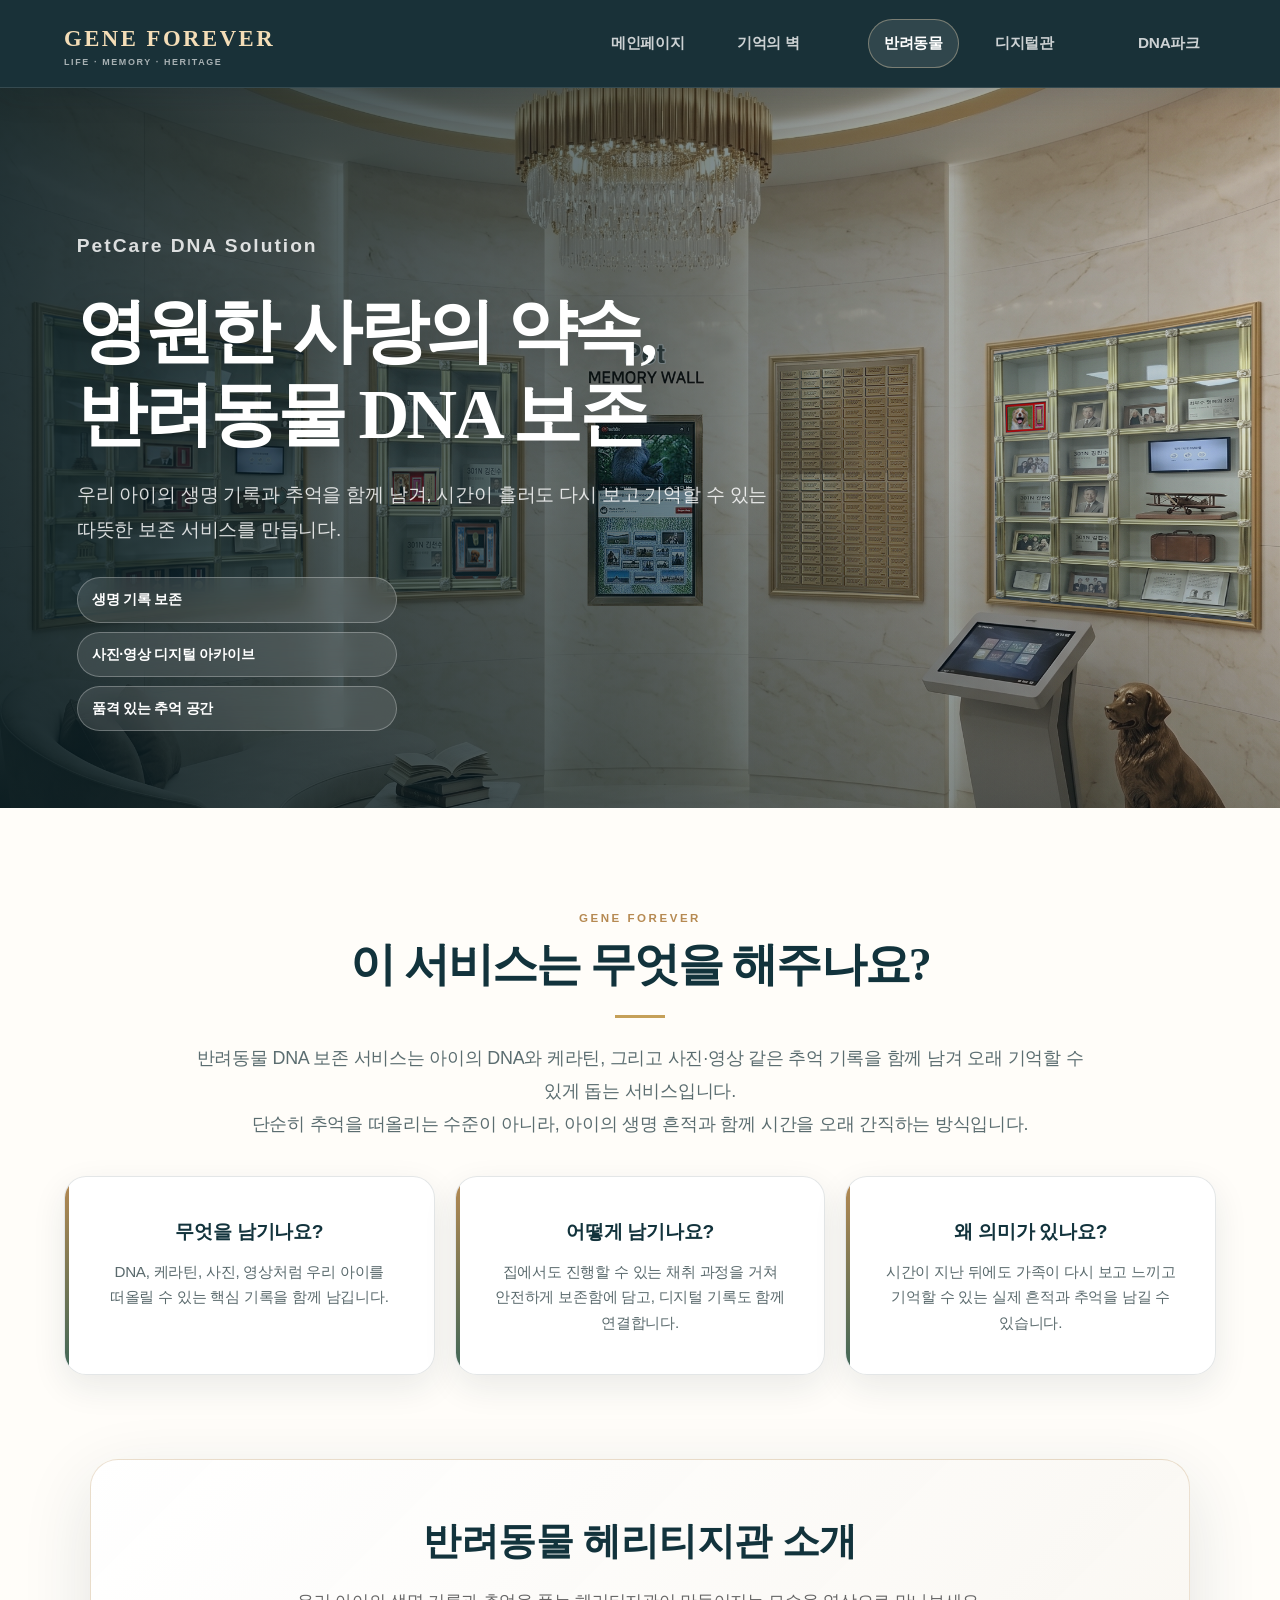
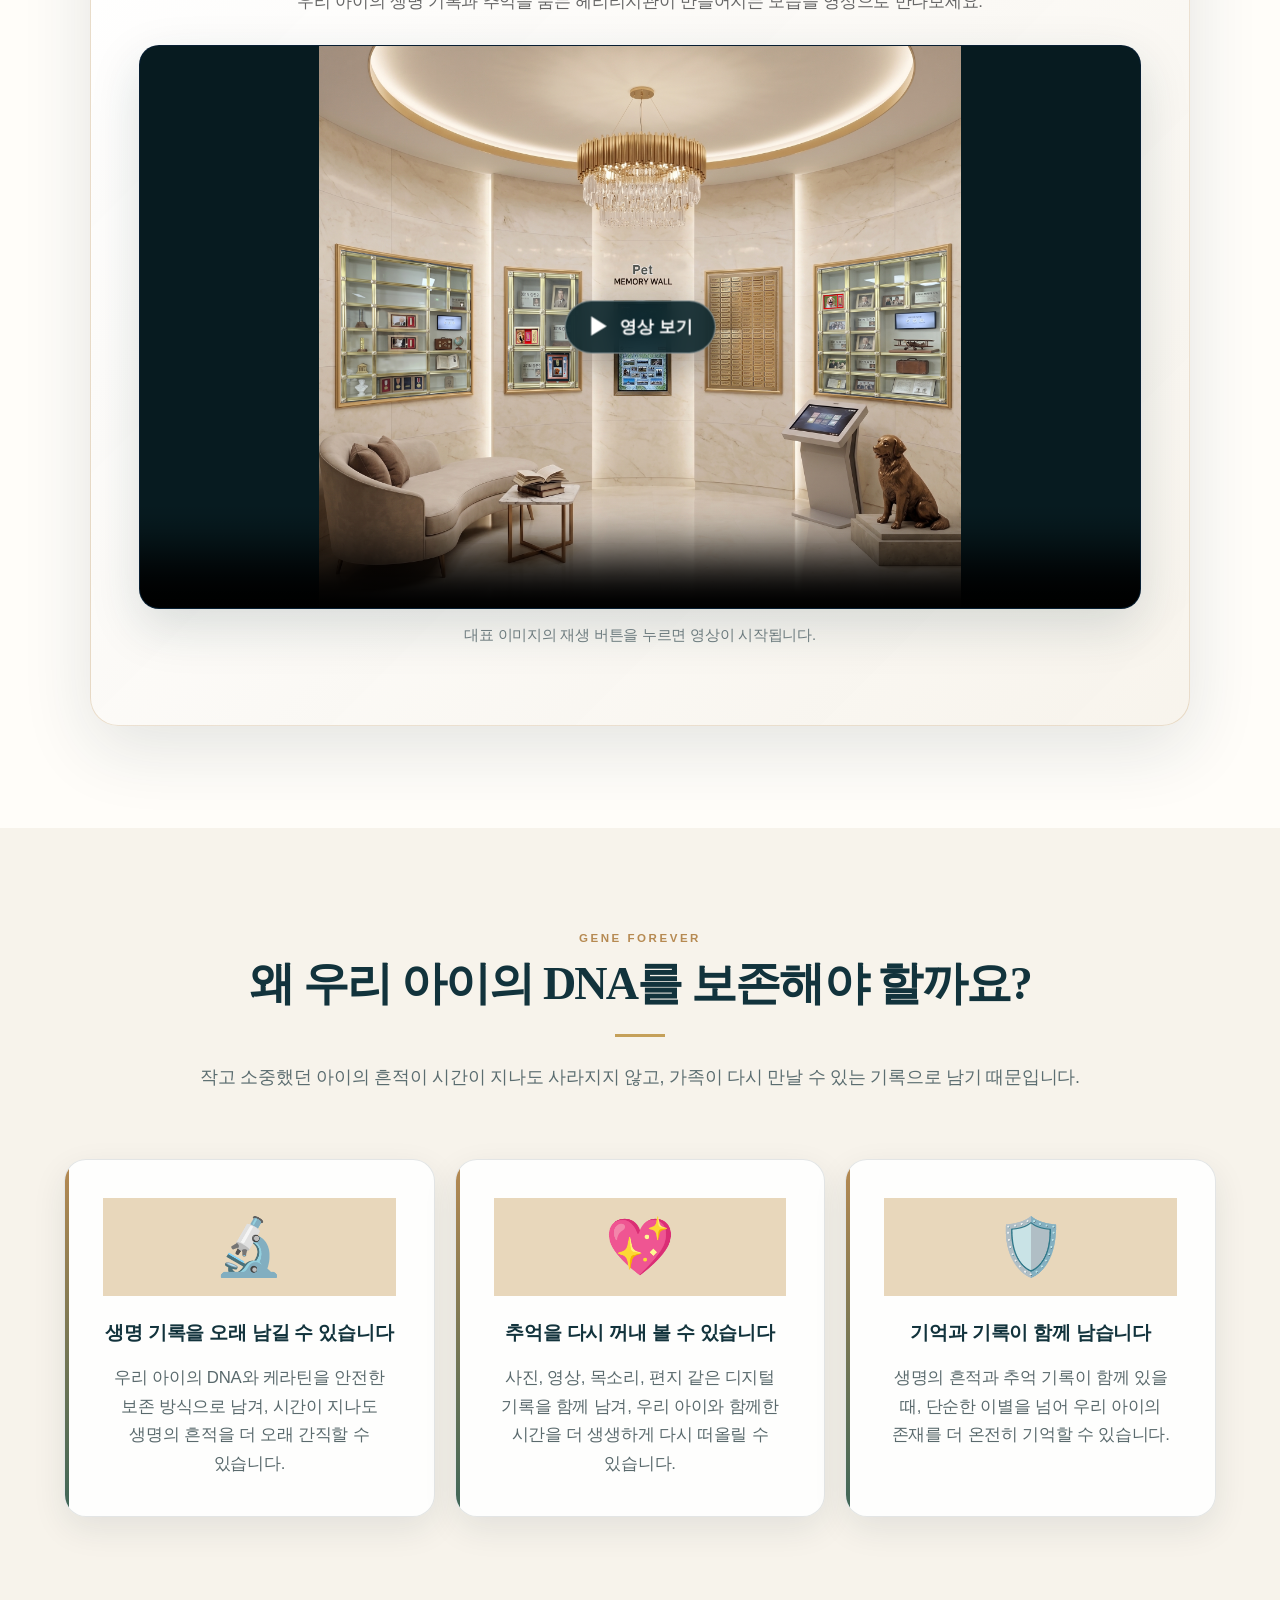
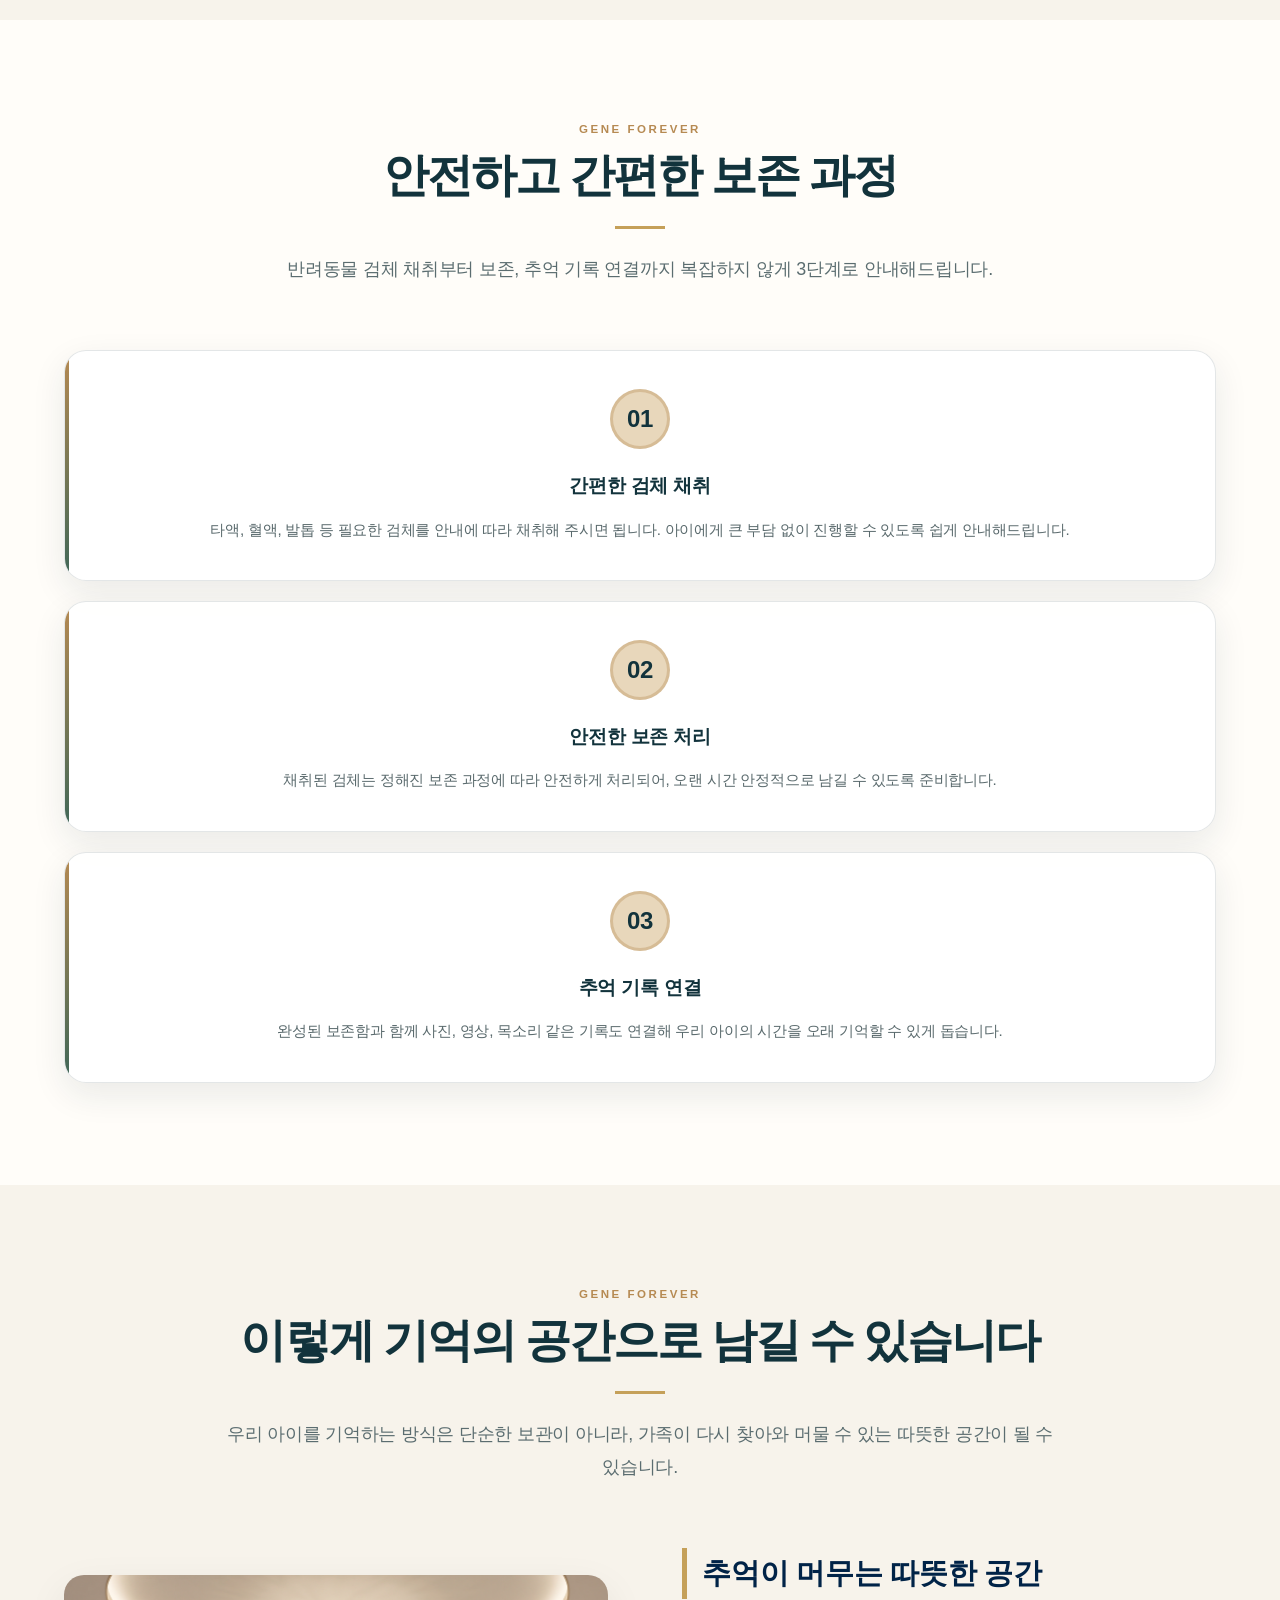
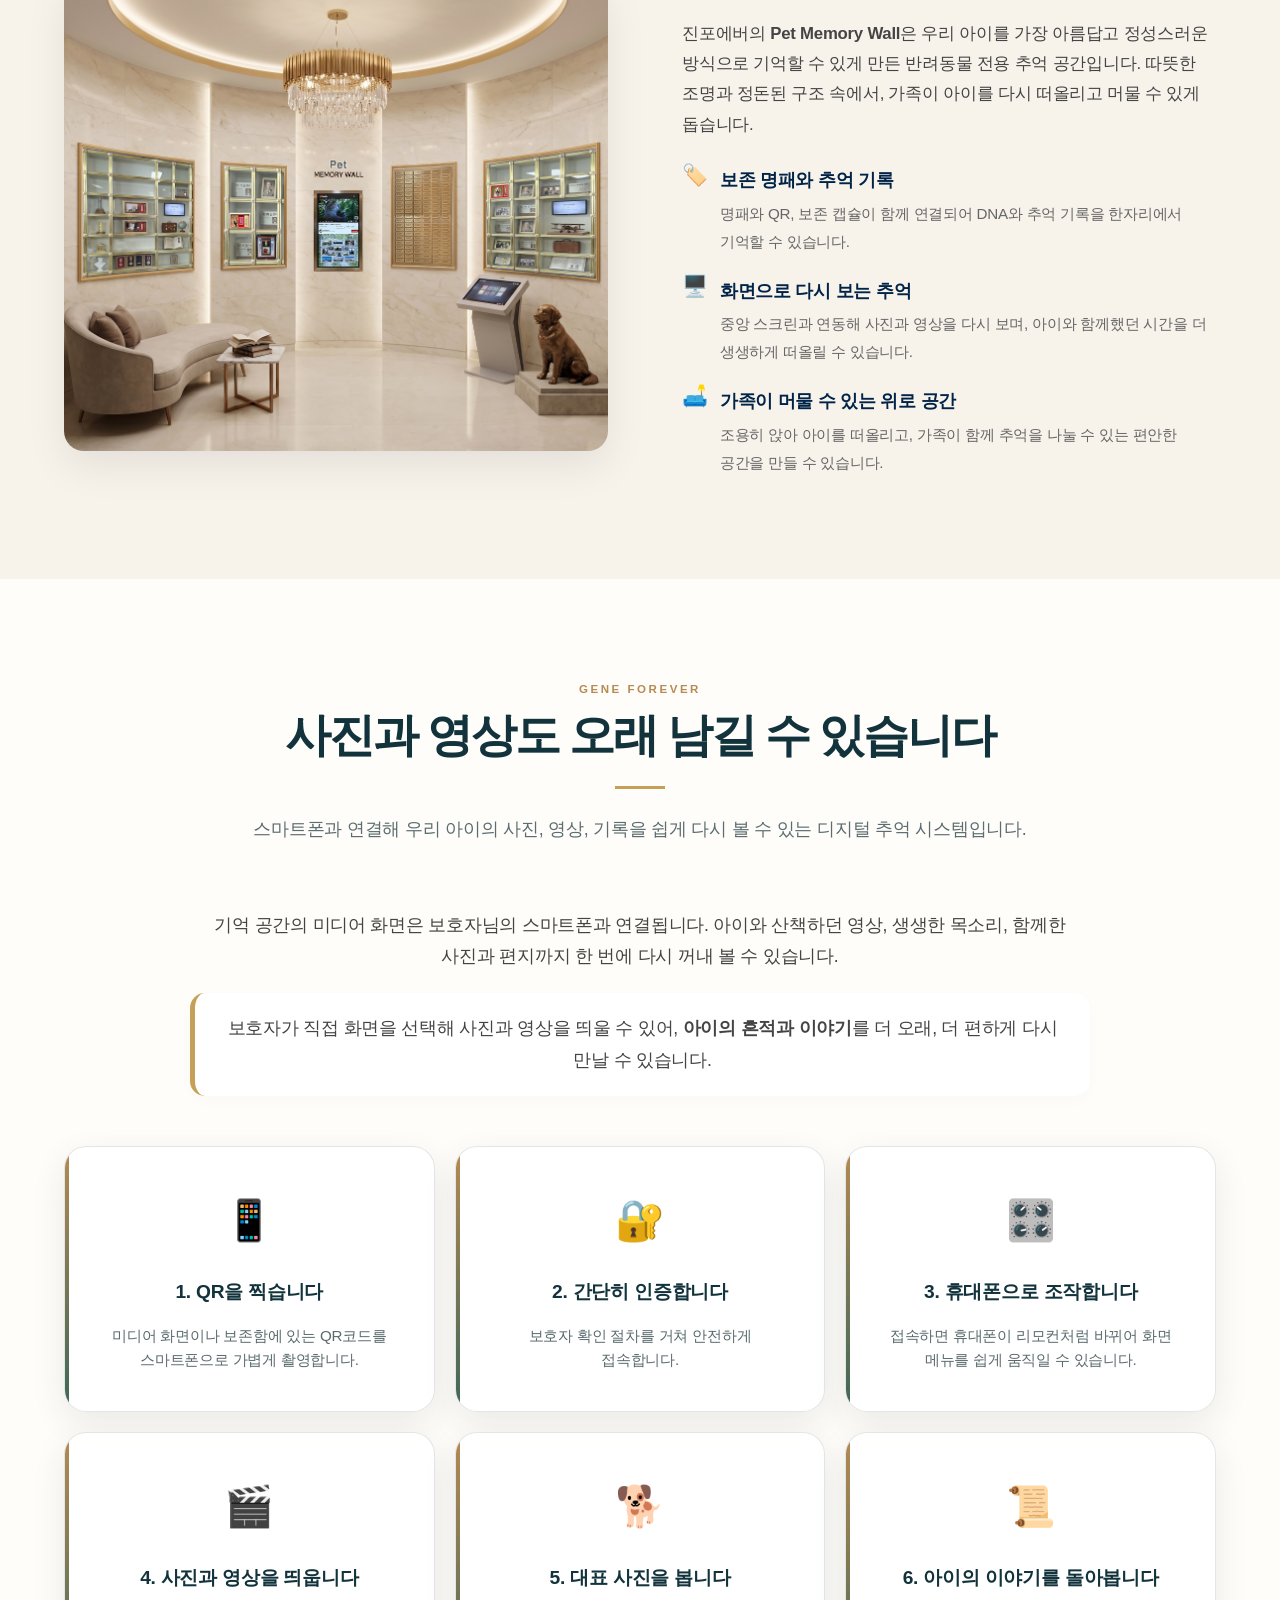
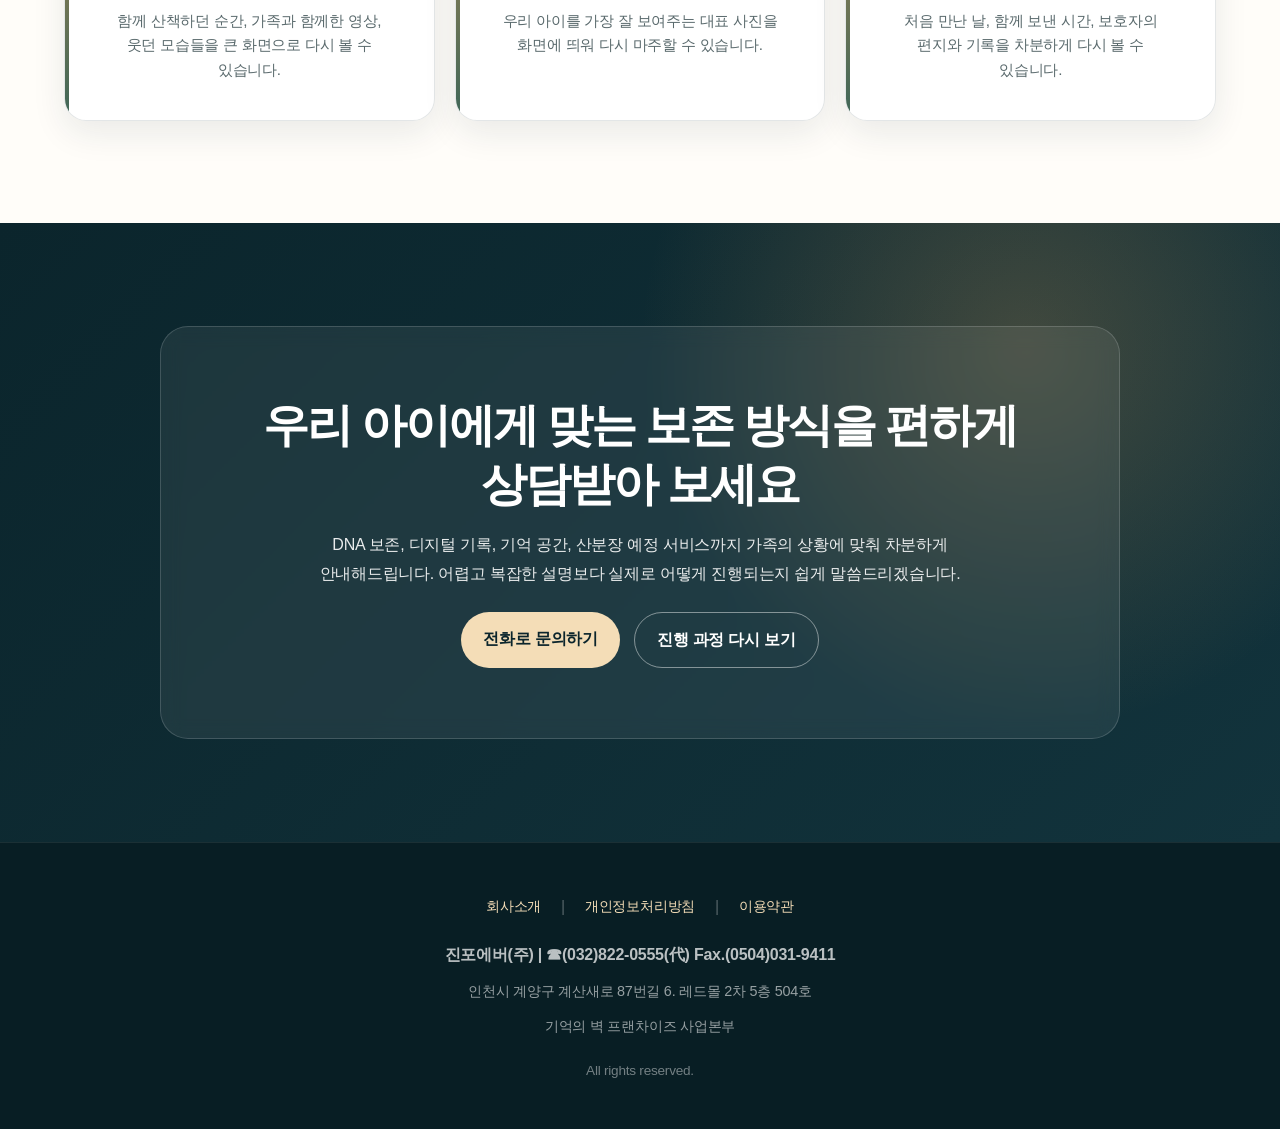
<file: pages/반려동물.html>
<!DOCTYPE html>
<html lang="ko">
<head>
    <meta charset="UTF-8">
    <meta name="viewport" content="width=device-width, initial-scale=1.0">
    <meta name="color-scheme" content="light">
    <title>반려동물 상품 | GENE FOREVER</title>
    <meta name="description" content="소중한 반려동물의 DNA를 안전하게 보존하여 미래를 준비하세요. 전문적이고 안전한 반려동물 DNA 보존 서비스 안내.">
    
    <style>
        /* 기본 스타일 및 색상 정의 (기존 제네버 톤앤매너 통일) */
        :root {
            --primary-navy: #002347;
            --accent-gold: #C5A059;
            --text-dark: #333;
            --bg-light: #f8f9fa;
            --white: #ffffff;
            --warm-beige: #F5F2EB;
        }

        * {
            margin: 0;
            padding: 0;
            box-sizing: border-box;
        }

        body {
            font-family: 'Pretendard', -apple-system, BlinkMacSystemFont, "Segoe UI", Roboto, "Helvetica Neue", Arial, sans-serif;
            line-height: 1.6;
            color: var(--text-dark);
            background-color: var(--white);
            word-break: keep-all;
        }

        /* 헤더 섹션 */
        header {
            background-color: var(--primary-navy);
            padding: 1rem 5%;
            display: flex;
            justify-content: space-between;
            align-items: center;
            position: fixed;
            width: 100%;
            top: 0;
            z-index: 1000;
            box-shadow: 0 2px 10px rgba(0,0,0,0.1);
        }

        .logo {
            color: var(--accent-gold);
            font-size: 1.5rem;
            font-weight: bold;
            text-decoration: none;
        }

        nav a {
            color: var(--white);
            text-decoration: none;
            margin-left: 2rem;
            font-size: 0.95rem;
            transition: color 0.3s;
        }

        nav a:hover, nav a.active {
            color: var(--accent-gold);
        }

        /* 메인 비주얼 (Hero) */
        .hero {
            height: 80vh;
            background: linear-gradient(rgba(0, 35, 71, 0.6), rgba(0, 35, 71, 0.8)), 
                        url('https://images.unsplash.com/photo-1544568100-847a948585b9?ixlib=rb-4.0.3&auto=format&fit=crop&w=1920&q=80') center/cover;
            display: flex;
            flex-direction: column;
            justify-content: center;
            align-items: center;
            color: var(--white);
            text-align: center;
            padding-top: 80px;
        }

        .hero h1 {
            font-size: 3.5rem;
            margin-bottom: 1.5rem;
            font-weight: 800;
            letter-spacing: -1px;
            line-height: 1.3;
        }

        .hero p {
            font-size: 1.3rem;
            max-width: 800px;
            margin-bottom: 2rem;
            opacity: 0.95;
            line-height: 1.8;
        }

        /* 섹션 공통 스타일 */
        section {
            padding: 100px 10%;
        }

        .section-title {
            text-align: center;
            font-size: 2.5rem;
            color: var(--primary-navy);
            margin-bottom: 1.5rem;
            position: relative;
            font-weight: 800;
            letter-spacing: -1px;
        }

        .section-title::after {
            content: '';
            display: block;
            width: 50px;
            height: 3px;
            background: var(--accent-gold);
            margin: 20px auto 0;
        }

        .section-subtitle {
            text-align: center;
            font-size: 1.2rem;
            color: #666;
            margin-bottom: 4rem;
            line-height: 1.8;
            max-width: 900px;
            margin-left: auto;
            margin-right: auto;
        }

        /* 대표 이미지와 재생 버튼을 보여주는 소개 영상 */
        .featured-video-block {
            max-width: 1100px;
            margin: 65px auto 0;
            text-align: center;
        }

        .featured-video-block h3 {
            color: var(--primary-navy);
            font-size: 2rem;
            margin-bottom: 12px;
            word-break: keep-all;
        }

        .featured-video-block > p {
            color: #666;
            font-size: 1.05rem;
            margin: 0 auto 28px;
            max-width: 760px;
        }

        .featured-video-shell {
            position: relative;
            overflow: hidden;
            border-radius: 18px;
            background: #071c32;
            box-shadow: 0 14px 36px rgba(0, 35, 71, 0.16);
        }

        .featured-video {
            display: block;
            width: 100%;
            aspect-ratio: 16 / 9;
            background: #071c32;
            object-fit: contain;
        }

        .featured-video-play {
            position: absolute;
            top: 50%;
            left: 50%;
            transform: translate(-50%, -50%);
            display: inline-flex;
            align-items: center;
            gap: 10px;
            padding: 15px 24px;
            border: 2px solid rgba(255,255,255,0.75);
            border-radius: 999px;
            background: rgba(0, 35, 71, 0.88);
            color: #fff;
            font-size: 1.05rem;
            font-weight: bold;
            cursor: pointer;
            box-shadow: 0 8px 24px rgba(0,0,0,0.28);
            transition: transform 0.2s ease, background 0.2s ease;
        }

        .featured-video-play:hover {
            transform: translate(-50%, -50%) scale(1.04);
            background: rgba(197, 160, 89, 0.96);
        }

        .featured-video-play:focus-visible {
            outline: 3px solid #fff;
            outline-offset: 3px;
        }

        .featured-video-play[hidden] {
            display: none;
        }

        .featured-video-play-icon {
            font-size: 1.35rem;
            line-height: 1;
        }

        .featured-video-note {
            margin-top: 14px !important;
            color: #777 !important;
            font-size: 0.92rem !important;
        }

        .hero-highlights {
            display: flex;
            flex-wrap: wrap;
            justify-content: center;
            gap: 12px;
            max-width: 900px;
        }

        .hero-chip {
            padding: 10px 18px;
            border-radius: 999px;
            border: 1px solid rgba(255,255,255,0.35);
            background: rgba(255,255,255,0.12);
            font-size: 0.95rem;
            backdrop-filter: blur(6px);
        }

        .quick-grid {
            display: grid;
            grid-template-columns: repeat(auto-fit, minmax(220px, 1fr));
            gap: 20px;
            margin-top: 35px;
        }

        .quick-card {
            padding: 26px 22px;
            border-radius: 18px;
            background: #f6f8fb;
            border: 1px solid #e6ebf1;
            box-shadow: 0 8px 24px rgba(0,0,0,0.04);
            text-align: center;
        }

        .quick-card h4 {
            margin-bottom: 10px;
            color: var(--primary-navy);
            font-size: 1.1rem;
        }

        .quick-card p {
            color: #555;
            font-size: 0.95rem;
            line-height: 1.7;
        }

        .cta-section {
            padding: 40px 10% 90px;
            background: linear-gradient(135deg, #f7f8fb 0%, #edf2f7 100%);
        }

        .cta-card {
            max-width: 960px;
            margin: 0 auto;
            padding: 40px 32px;
            border-radius: 24px;
            background: var(--primary-navy);
            color: var(--white);
            text-align: center;
            box-shadow: 0 20px 45px rgba(0, 35, 71, 0.22);
        }

        .cta-card h2 {
            font-size: 2rem;
            margin-bottom: 16px;
        }

        .cta-card p {
            max-width: 700px;
            margin: 0 auto 24px;
            line-height: 1.8;
            color: rgba(255,255,255,0.9);
        }

        .cta-actions {
            display: flex;
            flex-wrap: wrap;
            justify-content: center;
            gap: 14px;
        }

        .cta-button {
            display: inline-block;
            padding: 14px 24px;
            border-radius: 999px;
            text-decoration: none;
            font-weight: bold;
        }

        .cta-button.primary {
            background: var(--accent-gold);
            color: var(--primary-navy);
        }

        .cta-button.secondary {
            background: transparent;
            color: var(--white);
            border: 1px solid rgba(255,255,255,0.35);
        }

        /* 카드 레이아웃 */
        .card-container {
            display: grid;
            grid-template-columns: repeat(auto-fit, minmax(300px, 1fr));
            gap: 30px;
        }

        .card {
            background: var(--white);
            padding: 50px 40px;
            border-radius: 20px;
            box-shadow: 0 15px 40px rgba(0,0,0,0.06);
            transition: transform 0.4s ease, box-shadow 0.4s ease;
            text-align: center;
            border-top: 4px solid var(--accent-gold);
        }

        .card:hover {
            transform: translateY(-10px);
            box-shadow: 0 20px 50px rgba(0,0,0,0.12);
        }

        .card-icon {
            font-size: 3.5rem;
            margin-bottom: 20px;
        }

        .card h4 {
            color: var(--primary-navy);
            margin-bottom: 15px;
            font-size: 1.5rem;
            font-weight: 800;
        }

        .card p {
            color: #555;
            font-size: 1.05rem;
            line-height: 1.7;
        }

        /* 이용 절차 (Process) 스타일 */
        .process-container {
            display: grid;
            grid-template-columns: repeat(4, 1fr);
            gap: 20px;
            margin-top: 40px;
        }

        .process-step {
            text-align: center;
            position: relative;
            padding: 30px 20px;
            background: var(--white);
            border-radius: 20px;
            border: 1px solid #eaeaea;
            box-shadow: 0 10px 20px rgba(0,0,0,0.032);
        }

        .step-number {
            width: 60px;
            height: 60px;
            background-color: var(--primary-navy);
            color: var(--accent-gold);
            border-radius: 50%;
            display: flex;
            align-items: center;
            justify-content: center;
            font-size: 1.5rem;
            font-weight: 800;
            margin: 0 auto 20px;
            border: 3px solid var(--accent-gold);
        }

        .process-step h4 {
            color: var(--primary-navy);
            margin-bottom: 15px;
            font-size: 1.2rem;
            font-weight: 800;
        }

        .process-step p {
            color: #666;
            font-size: 0.95rem;
            line-height: 1.6;
        }

        /* 소개 그리드 */
        .intro-grid {
            display: grid;
            grid-template-columns: 1fr 1fr;
            gap: 40px;
            align-items: center;
        }

        .intro-text h3 {
            color: var(--accent-gold);
            margin-bottom: 1rem;
            font-size: 1.5rem;
        }

        /* 산분장 섹션 특화 스타일 */
        .scattering-box {
            background-color: var(--white);
            border-radius: 20px;
            padding: 50px;
            box-shadow: 0 15px 40px rgba(0,0,0,0.06);
            border-left: 6px solid var(--accent-gold);
            margin-top: 20px;
        }

        .scattering-features {
            display: grid;
            grid-template-columns: 1fr 1fr;
            gap: 30px;
            margin-top: 40px;
        }

        .feature-item {
            background: var(--bg-light);
            padding: 30px;
            border-radius: 15px;
        }

        .feature-item h4 {
            color: var(--primary-navy);
            font-size: 1.25rem;
            margin-bottom: 10px;
            font-weight: bold;
        }

        .feature-item p {
            color: #555;
            font-size: 1rem;
            line-height: 1.7;
        }

        /* 💡 팝업(모달) 공통 스타일 */
        .modal-overlay {
            display: none;
            position: fixed;
            top: 0;
            left: 0;
            width: 100%;
            height: 100%;
            background-color: rgba(0, 0, 0, 0.6);
            z-index: 9999;
            align-items: center;
            justify-content: center;
            opacity: 0;
            transition: opacity 0.3s ease;
        }

        .modal-overlay.show {
            display: flex;
            opacity: 1;
        }

        .modal-content {
            background-color: var(--white);
            padding: 40px;
            border-radius: 15px;
            width: 90%;
            max-width: 650px;
            max-height: 80vh;
            overflow-y: auto;
            position: relative;
            box-shadow: 0 20px 50px rgba(0,0,0,0.2);
            transform: translateY(-20px);
            transition: transform 0.3s ease;
        }

        .modal-overlay.show .modal-content {
            transform: translateY(0);
        }

        .modal-close {
            position: absolute;
            top: 20px;
            right: 25px;
            font-size: 2rem;
            color: #999;
            cursor: pointer;
            transition: color 0.3s;
            line-height: 1;
        }

        .modal-close:hover {
            color: var(--primary-navy);
        }

        .modal-body {
            font-size: 0.95rem;
            color: #555;
            line-height: 1.8;
            text-align: left;
        }

        .modal-body h4 {
            color: var(--primary-navy);
            margin-top: 25px;
            margin-bottom: 10px;
            font-size: 1.1rem;
        }

        /* 푸터 */
        footer {
            background-color: var(--primary-navy);
            color: var(--white);
            padding: 50px 10%;
            text-align: center;
        }

        @media (max-width: 992px) {
            .process-container {
                grid-template-columns: repeat(2, 1fr);
            }
            .scattering-features {
                grid-template-columns: 1fr;
            }
            .intro-grid {
                grid-template-columns: 1fr;
            }
        }

        @media (max-width: 768px) {
    /* 1. 헤더 영역을 세로(column)로 정렬하여 로고와 메뉴를 위아래로 분리 */
    header {
        flex-direction: column;
        padding: 15px 5%;
    }
    
    /* 2. 로고 하단 여백 추가 및 폰트 사이즈 미세조정 */
    .logo {
        margin-bottom: 12px;
        font-size: 1.4rem;
    }
    
    /* 3. 메뉴 링크들을 감싸서 중앙 정렬하고 겹치지 않게 gap 설정 */
    nav {
        display: flex;
        flex-wrap: wrap;
        justify-content: center;
        gap: 15px;
        width: 100%;
    }
    
    /* 4. 기존 PC 버전에 있던 왼쪽 여백 제거 */
    nav a {
        margin-left: 0;
    }
    
    /* 5. 헤더 높이가 커진 만큼 메인 이미지(hero)가 가려지지 않게 상단 여백 확보 */
    .hero {
        padding-top: 120px;
    }
    
    /* 기존에 있던 다른 모바일 코드들(intro-grid 등)은 이 아래에 유지됩니다 */
}

            .hero h1 { font-size: 2.5rem; }
            section { padding: 80px 5%; }
            .process-container { grid-template-columns: 1fr; }
            .scattering-box { padding: 30px; }

            .hero-highlights {
                gap: 10px;
            }

            .hero-chip {
                width: 100%;
                max-width: 320px;
            }

            .cta-card {
                padding: 32px 22px;
            }

            .cta-card h2 {
                font-size: 1.6rem;
            }
        }
    </style>
    <link rel="stylesheet" href="../assets/css/renewal.css?v=20261128-1">
</head>
<body class="renewal page-pet">

    <header>
        <a href="index.html" class="logo">GENE FOREVER</a>
        <nav>
            <a href="index.html">메인페이지</a>
            <details class="nav-dropdown nav-memory">
                <summary>기억의 벽</summary>
                <div class="nav-dropdown-menu">
                    <a href="교회페이지.html">교회</a>
                    <a href="사찰페이지.html">사찰</a>
                </div>
            </details>
            <a href="반려동물.html" class="active" style="color: var(--accent-gold);">반려동물</a>
            <details class="nav-dropdown nav-digital">
                <summary>디지털관</summary>
                <div class="nav-dropdown-menu">
                    <a href="가족기록.html">가족기록</a>
                    <a href="가입신청.html">가입신청</a>
                </div>
            </details>
            <a href="DNA파크.html">DNA파크</a>
        </nav>
    </header>

    <div class="hero">
        <p style="color: var(--white); font-weight: bold; margin-bottom: 15px; font-size: 1.2rem; letter-spacing: 2px;">PetCare DNA Solution</p>
        <h1>영원한 사랑의 약속,<br>반려동물 DNA 보존</h1>
        <p>우리 아이의 생명 기록과 추억을 함께 남겨, 시간이 흘러도 다시 보고 기억할 수 있는 따뜻한 보존 서비스를 만듭니다.</p>
        <div class="hero-highlights">
            <span class="hero-chip">생명 기록 보존</span>
            <span class="hero-chip">사진·영상 디지털 아카이브</span>
            <span class="hero-chip">품격 있는 추억 공간</span>
        </div>
    </div>

    <section id="about" style="background-color: var(--white); padding-bottom: 30px;">
        <h2 class="section-title">이 서비스는 무엇을 해주나요?</h2>
        <p class="section-subtitle" style="margin-bottom: 0;">
            반려동물 DNA 보존 서비스는 아이의 DNA와 케라틴, 그리고 사진·영상 같은 추억 기록을 함께 남겨 오래 기억할 수 있게 돕는 서비스입니다.<br>단순히 추억을 떠올리는 수준이 아니라, 아이의 생명 흔적과 함께 시간을 오래 간직하는 방식입니다.
        </p>

        <div class="quick-grid">
            <div class="quick-card">
                <h4>무엇을 남기나요?</h4>
                <p>DNA, 케라틴, 사진, 영상처럼 우리 아이를 떠올릴 수 있는 핵심 기록을 함께 남깁니다.</p>
            </div>
            <div class="quick-card">
                <h4>어떻게 남기나요?</h4>
                <p>집에서도 진행할 수 있는 채취 과정을 거쳐 안전하게 보존함에 담고, 디지털 기록도 함께 연결합니다.</p>
            </div>
            <div class="quick-card">
                <h4>왜 의미가 있나요?</h4>
                <p>시간이 지난 뒤에도 가족이 다시 보고 느끼고 기억할 수 있는 실제 흔적과 추억을 남길 수 있습니다.</p>
            </div>
        </div>

        <div class="featured-video-block" aria-labelledby="pet-heritage-video-title">
            <h3 id="pet-heritage-video-title">반려동물 헤리티지관 소개</h3>
            <p>우리 아이의 생명 기록과 추억을 품는 헤리티지관이 만들어지는 모습을 영상으로 만나보세요.</p>
            <div class="featured-video-shell">
                <video class="featured-video" controls preload="none" playsinline
                       poster="../assets/images/petmemorywall.png"
                       aria-label="반려동물 헤리티지관 소개 영상"
                       onplay="this.nextElementSibling.hidden=true"
                       onended="this.nextElementSibling.hidden=false; this.load()">
                    <source src="../assets/videos/pet-heritage.mp4" type="video/mp4">
                    사용 중인 브라우저에서는 영상을 재생할 수 없습니다.
                </video>
                <button class="featured-video-play" type="button"
                        onclick="this.previousElementSibling.play()"
                        aria-label="반려동물 헤리티지관 소개 영상 재생">
                    <span class="featured-video-play-icon" aria-hidden="true">▶</span>
                    <span>영상 보기</span>
                </button>
            </div>
            <p class="featured-video-note">대표 이미지의 재생 버튼을 누르면 영상이 시작됩니다.</p>
        </div>
    </section>

    <section id="importance" style="background-color: var(--bg-light); padding-top: 50px;">
        <h2 class="section-title">왜 우리 아이의 DNA를 보존해야 할까요?</h2>
        <p class="section-subtitle">작고 소중했던 아이의 흔적이 시간이 지나도 사라지지 않고, 가족이 다시 만날 수 있는 기록으로 남기 때문입니다.</p>
        
        <div class="card-container">
            <div class="card">
                <div class="card-icon">🔬</div>
                <h4>생명 기록을 오래 남길 수 있습니다</h4>
                <p>우리 아이의 DNA와 케라틴을 안전한 보존 방식으로 남겨, 시간이 지나도 생명의 흔적을 더 오래 간직할 수 있습니다.</p>
            </div>
            
            <div class="card">
                <div class="card-icon">💖</div>
                <h4>추억을 다시 꺼내 볼 수 있습니다</h4>
                <p>사진, 영상, 목소리, 편지 같은 디지털 기록을 함께 남겨, 우리 아이와 함께한 시간을 더 생생하게 다시 떠올릴 수 있습니다.</p>
            </div>

            <div class="card">
                <div class="card-icon">🛡️</div>
                <h4>기억과 기록이 함께 남습니다</h4>
                <p>생명의 흔적과 추억 기록이 함께 있을 때, 단순한 이별을 넘어 우리 아이의 존재를 더 온전히 기억할 수 있습니다.</p>
            </div>
        </div>
    </section>

    <section id="process" style="background-color: var(--white); padding-bottom: 40px;">
        <h2 class="section-title">안전하고 간편한 보존 과정</h2>
        <p class="section-subtitle">반려동물 검체 채취부터 보존, 추억 기록 연결까지 복잡하지 않게 3단계로 안내해드립니다.</p>
        
        <div class="process-container">
            <div class="process-step">
                <div class="step-number">01</div>
                <h4>간편한 검체 채취</h4>
                <p>타액, 혈액, 발톱 등 필요한 검체를 안내에 따라 채취해 주시면 됩니다. 아이에게 큰 부담 없이 진행할 수 있도록 쉽게 안내해드립니다.</p>
            </div>
            
            <div class="process-step">
                <div class="step-number">02</div>
                <h4>안전한 보존 처리</h4>
                <p>채취된 검체는 정해진 보존 과정에 따라 안전하게 처리되어, 오랜 시간 안정적으로 남길 수 있도록 준비합니다.</p>
            </div>

            <div class="process-step">
                <div class="step-number">03</div>
                <h4>추억 기록 연결</h4>
                <p>완성된 보존함과 함께 사진, 영상, 목소리 같은 기록도 연결해 우리 아이의 시간을 오래 기억할 수 있게 돕습니다.</p>
            </div>
        </div>
    </section>

    <section id="pet-memory-wall" style="background-color: var(--white); padding-top: 60px; padding-bottom: 40px;">
        <h2 class="section-title">이렇게 기억의 공간으로 남길 수 있습니다</h2>
        <p class="section-subtitle">우리 아이를 기억하는 방식은 단순한 보관이 아니라, 가족이 다시 찾아와 머물 수 있는 따뜻한 공간이 될 수 있습니다.</p>
        
        <div class="intro-grid" style="max-width: 1200px; margin: 0 auto !important;">
            <div style="border-radius: 20px; overflow: hidden; box-shadow: 0 15px 40px rgba(0,0,0,0.08); display: flex; justify-content: center; align-items: center;">
                <img src="../assets/images/petmemorywall.png" alt="반려동물 기억의 벽 전경" style="width: 100%; height: auto; display: block; object-fit: cover;">
            </div>
            <div class="intro-text" style="padding-left: 10px;">
                <h3 style="color: var(--primary-navy); font-size: 1.8rem; margin-bottom: 20px; font-weight: bold; border-left: 5px solid var(--accent-gold); padding-left: 15px;">추억이 머무는 따뜻한 공간</h3>
                <p style="font-size: 1.05rem; line-height: 1.8; color: #444; margin-bottom: 25px;">
                    진포에버의 <strong>Pet Memory Wall</strong>은 우리 아이를 가장 아름답고 정성스러운 방식으로 기억할 수 있게 만든 반려동물 전용 추억 공간입니다. 따뜻한 조명과 정돈된 구조 속에서, 가족이 아이를 다시 떠올리고 머물 수 있게 돕습니다.
                </p>
                <ul style="list-style: none; padding: 0;">
                    <li style="display: flex; margin-bottom: 20px; align-items: flex-start;">
                        <span style="color: var(--accent-gold); font-size: 1.3rem; margin-right: 12px; line-height: 1;">🏷️</span>
                        <div>
                            <strong style="color: var(--primary-navy); font-size: 1.1rem; display: block; margin-bottom: 4px;">보존 명패와 추억 기록</strong>
                            <span style="color: #666; font-size: 0.95rem;">명패와 QR, 보존 캡슐이 함께 연결되어 DNA와 추억 기록을 한자리에서 기억할 수 있습니다.</span>
                        </div>
                    </li>
                    <li style="display: flex; margin-bottom: 20px; align-items: flex-start;">
                        <span style="color: var(--accent-gold); font-size: 1.3rem; margin-right: 12px; line-height: 1;">🖥️</span>
                        <div>
                            <strong style="color: var(--primary-navy); font-size: 1.1rem; display: block; margin-bottom: 4px;">화면으로 다시 보는 추억</strong>
                            <span style="color: #666; font-size: 0.95rem;">중앙 스크린과 연동해 사진과 영상을 다시 보며, 아이와 함께했던 시간을 더 생생하게 떠올릴 수 있습니다.</span>
                        </div>
                    </li>
                    <li style="display: flex; align-items: flex-start;">
                        <span style="color: var(--accent-gold); font-size: 1.3rem; margin-right: 12px; line-height: 1;">🛋️</span>
                        <div>
                            <strong style="color: var(--primary-navy); font-size: 1.1rem; display: block; margin-bottom: 4px;">가족이 머물 수 있는 위로 공간</strong>
                            <span style="color: #666; font-size: 0.95rem;">조용히 앉아 아이를 떠올리고, 가족이 함께 추억을 나눌 수 있는 편안한 공간을 만들 수 있습니다.</span>
                        </div>
                    </li>
                </ul>
            </div>
        </div>
    </section>

    <section id="pet-digital-heritage" style="background-color: var(--bg-light); padding-top: 60px; padding-bottom: 60px;">
        <h2 class="section-title">사진과 영상도 오래 남길 수 있습니다</h2>
        <p class="section-subtitle">스마트폰과 연결해 우리 아이의 사진, 영상, 기록을 쉽게 다시 볼 수 있는 디지털 추억 시스템입니다.</p>
        
        <div style="text-align: center; max-width: 900px; margin: 0 auto 50px auto;">
            <p style="font-size: 1.1rem; line-height: 1.8; color: #444; margin-bottom: 20px;">
                기억 공간의 미디어 화면은 보호자님의 스마트폰과 연결됩니다. 아이와 산책하던 영상, 생생한 목소리, 함께한 사진과 편지까지 한 번에 다시 꺼내 볼 수 있습니다.
            </p>
            <p style="font-size: 1.1rem; line-height: 1.8; color: #444; padding: 20px; background: #fff; border-radius: 15px; border-left: 5px solid var(--accent-gold); box-shadow: 0 5px 15px rgba(0,0,0,0.02);">
                보호자가 직접 화면을 선택해 사진과 영상을 띄울 수 있어, <strong>아이의 흔적과 이야기</strong>를 더 오래, 더 편하게 다시 만날 수 있습니다.
            </p>
        </div>

        <div class="card-container" style="display: grid; grid-template-columns: repeat(auto-fit, minmax(280px, 1fr)); gap: 30px; max-width: 1200px; margin: 0 auto !important;">
            
            <div class="card" style="background: #001a33; color: #ffffff; padding: 35px 25px; border-radius: 25px; border: none; box-shadow: 0 10px 30px rgba(0,0,0,0.15); transition: transform 0.3s; text-align: center;">
                <div style="font-size: 2.5rem; margin-bottom: 20px;">📱</div>
                <h4 style="color: #C5A059; margin-bottom: 15px; font-size: 1.25rem; font-weight: bold;">1. QR을 찍습니다</h4>
                <p style="font-size: 0.95rem; line-height: 1.6; color: #a5b1c2;">
                    미디어 화면이나 보존함에 있는 QR코드를 스마트폰으로 가볍게 촬영합니다.
                </p>
            </div>

            <div class="card" style="background: #001a33; color: #ffffff; padding: 35px 25px; border-radius: 25px; border: none; box-shadow: 0 10px 30px rgba(0,0,0,0.15); transition: transform 0.3s; text-align: center;">
                <div style="font-size: 2.5rem; margin-bottom: 20px;">🔐</div>
                <h4 style="color: #C5A059; margin-bottom: 15px; font-size: 1.25rem; font-weight: bold;">2. 간단히 인증합니다</h4>
                <p style="font-size: 0.95rem; line-height: 1.6; color: #a5b1c2;">
                    보호자 확인 절차를 거쳐 안전하게 접속합니다.
                </p>
            </div>

            <div class="card" style="background: #001a33; color: #ffffff; padding: 35px 25px; border-radius: 25px; border: none; box-shadow: 0 10px 30px rgba(0,0,0,0.15); transition: transform 0.3s; text-align: center;">
                <div style="font-size: 2.5rem; margin-bottom: 20px;">🎛️</div>
                <h4 style="color: #C5A059; margin-bottom: 15px; font-size: 1.25rem; font-weight: bold;">3. 휴대폰으로 조작합니다</h4>
                <p style="font-size: 0.95rem; line-height: 1.6; color: #a5b1c2;">
                    접속하면 휴대폰이 리모컨처럼 바뀌어 화면 메뉴를 쉽게 움직일 수 있습니다.
                </p>
            </div>

            <div class="card" style="background: #001a33; color: #ffffff; padding: 35px 25px; border-radius: 25px; border: none; box-shadow: 0 10px 30px rgba(0,0,0,0.15); transition: transform 0.3s; text-align: center;">
                <div style="font-size: 2.5rem; margin-bottom: 20px;">🎬</div>
                <h4 style="color: #C5A059; margin-bottom: 15px; font-size: 1.25rem; font-weight: bold;">4. 사진과 영상을 띄웁니다</h4>
                <p style="font-size: 0.95rem; line-height: 1.6; color: #a5b1c2;">
                    함께 산책하던 순간, 가족과 함께한 영상, 웃던 모습들을 큰 화면으로 다시 볼 수 있습니다.
                </p>
            </div>

            <div class="card" style="background: #001a33; color: #ffffff; padding: 35px 25px; border-radius: 25px; border: none; box-shadow: 0 10px 30px rgba(0,0,0,0.15); transition: transform 0.3s; text-align: center;">
                <div style="font-size: 2.5rem; margin-bottom: 20px;">🐕</div>
                <h4 style="color: #C5A059; margin-bottom: 15px; font-size: 1.25rem; font-weight: bold;">5. 대표 사진을 봅니다</h4>
                <p style="font-size: 0.95rem; line-height: 1.6; color: #a5b1c2;">
                    우리 아이를 가장 잘 보여주는 대표 사진을 화면에 띄워 다시 마주할 수 있습니다.
                </p>
            </div>

            <div class="card" style="background: #001a33; color: #ffffff; padding: 35px 25px; border-radius: 25px; border: none; box-shadow: 0 10px 30px rgba(0,0,0,0.15); transition: transform 0.3s; text-align: center;">
                <div style="font-size: 2.5rem; margin-bottom: 20px;">📜</div>
                <h4 style="color: #C5A059; margin-bottom: 15px; font-size: 1.25rem; font-weight: bold;">6. 아이의 이야기를 돌아봅니다</h4>
                <p style="font-size: 0.95rem; line-height: 1.6; color: #a5b1c2;">
                    처음 만난 날, 함께 보낸 시간, 보호자의 편지와 기록을 차분하게 다시 볼 수 있습니다.
                </p>
            </div>

        </div>
    </section>

    <section class="cta-section">
        <div class="cta-card">
            <h2>우리 아이에게 맞는 보존 방식을 편하게 상담받아 보세요</h2>
            <p>DNA 보존, 디지털 기록, 기억 공간, 산분장 예정 서비스까지 가족의 상황에 맞춰 차분하게 안내해드립니다. 어렵고 복잡한 설명보다 실제로 어떻게 진행되는지 쉽게 말씀드리겠습니다.</p>
            <div class="cta-actions">
                <a href="#" onclick="handlePhoneInquiry(event)" class="cta-button primary">전화로 문의하기</a>
                <a href="#process" class="cta-button secondary">진행 과정 다시 보기</a>
            </div>
        </div>
    </section>

    <!-- 💡 통일된 푸터 및 약관 팝업 연동 -->
    <footer>
        <div style="display: flex; justify-content: center; align-items: center; gap: 20px; margin-bottom: 20px;">
            <a href="index.html#about" style="color: var(--accent-gold); text-decoration: none; font-size: 0.9rem;">회사소개</a>
            <span style="color: rgba(255,255,255,0.3);">|</span>
            <a href="#" onclick="openPrivacyModal(event)" style="color: var(--accent-gold); text-decoration: none; font-size: 0.9rem;">개인정보처리방침</a>
            <span style="color: rgba(255,255,255,0.3);">|</span>
            <a href="#" onclick="openTermsModal(event)" style="color: var(--accent-gold); text-decoration: none; font-size: 0.9rem;">이용약관</a>
        </div>
        <p style="margin-bottom: 10px; font-weight: bold;">진포에버(주) | ☎(032)822-0555(代) Fax.(0504)031-9411</p>
        <p style="margin-bottom: 10px; font-size: 0.9rem; opacity: 0.8;">인천시 계양구 계산새로 87번길 6. 레드몰 2차 5층 504호</p>
        <p style="margin-bottom: 20px; font-size: 0.9rem; opacity: 0.8;">기억의 벽 프랜차이즈 사업본부</p>
        <p style="font-size: 0.85rem; opacity: 0.6;">All rights reserved.</p>
    </footer>

    <!-- 💡 개인정보처리방침 모달 -->
    <div id="privacyModal" class="modal-overlay">
        <div class="modal-content">
            <span class="modal-close" onclick="closePrivacyModal()">&times;</span>
            <h2 style="color: var(--primary-navy); margin-bottom: 20px; text-align: center;">개인정보처리방침</h2>
            <div class="modal-body">
                <p><strong>진포에버(주)</strong>(이하 '회사'라 한다)는 개인정보 보호법 제30조에 따라 정보주체의 개인정보를 보호하고 이와 관련한 고충을 신속하고 원활하게 처리할 수 있도록 하기 위하여 다음과 같이 개인정보 처리방침을 수립·공개합니다.</p>
                <h4 style="color: var(--primary-navy); margin-top: 25px; margin-bottom: 10px; font-size: 1.1rem;">제1조(개인정보의 처리 목적)</h4>
                <p>회사는 다음의 목적을 위하여 개인정보를 처리합니다. 처리하고 있는 개인정보는 다음의 목적 이외의 용도로는 이용되지 않으며 이용 목적이 변경되는 경우에는 개인정보 보호법 제18조에 따라 별도의 동의를 받는 등 필요한 조치를 이행할 예정입니다.<br>
                1. 홈페이지 회원가입 및 관리<br>
                2. 재화 또는 서비스 제공<br>
                3. 마케팅 및 광고에의 활용</p>
                <h4 style="color: var(--primary-navy); margin-top: 25px; margin-bottom: 10px; font-size: 1.1rem;">제2조(개인정보의 처리 및 보유 기간)</h4>
                <p>① 회사는 법령에 따른 개인정보 보유·이용기간 또는 정보주체로부터 개인정보를 수집 시에 동의받은 개인정보 보유·이용기간 내에서 개인정보를 처리·보유합니다.<br>
                ② 각각의 개인정보 처리 및 보유 기간은 다음과 같습니다.<br>
                1. 홈페이지 회원가입 및 관리 : 사업자/단체 홈페이지 탈퇴시까지<br>
                2. 재화 또는 서비스 제공 : 재화·서비스 공급완료 및 요금결제·정산 완료시까지</p>
                <h4 style="color: var(--primary-navy); margin-top: 25px; margin-bottom: 10px; font-size: 1.1rem;">제3조(정보주체와 법정대리인의 권리·의무 및 그 행사방법)</h4>
                <p>① 정보주체는 회사에 대해 언제든지 개인정보 열람·정정·삭제·처리정지 요구 등의 권리를 행사할 수 있습니다.<br>
                ② 제1항에 따른 권리 행사는 회사에 대해 개인정보 보호법 시행령 제41조제1항에 따라 서면, 전자우편, 모사전송(FAX) 등을 통하여 하실 수 있으며 회사는 이에 대해 지체 없이 조치하겠습니다.</p>
                <h4 style="color: var(--primary-navy); margin-top: 25px; margin-bottom: 10px; font-size: 1.1rem;">제4조(처리하는 개인정보의 항목 작성)</h4>
                <p>회사는 다음의 개인정보 항목을 처리하고 있습니다.<br>
                - 필수항목 : 성명, 생년월일, 아이디, 비밀번호, 주소, 전화번호, 성별, 이메일, 신앙 정보(소속 교회 등)<br>
                - 선택항목 : 직업, 가족관계</p>
                <h4 style="color: var(--primary-navy); margin-top: 25px; margin-bottom: 10px; font-size: 1.1rem;">제5조(개인정보의 파기)</h4>
                <p>회사는 원칙적으로 개인정보 처리목적이 달성된 경우에는 지체없이 해당 개인정보 파기합니다. 파기의 절차, 기한 및 방법은 다음과 같습니다.<br>
                - 파기절차: 이용자가 입력한 정보는 목적 달성 후 별도의 DB에 옮겨져 내부 방침 및 기타 관련 법령에 따라 일정기간 저장된 후 혹은 즉시 파기됩니다.<br>
                - 파기방법: 전자적 파일 형태의 정보는 기록을 재생할 수 없는 기술적 방법을 사용합니다.</p>
                <h4 style="color: var(--primary-navy); margin-top: 25px; margin-bottom: 10px; font-size: 1.1rem;">제6조(개인정보 보호책임자)</h4>
                <p>회사는 개인정보 처리에 관한 업무를 총괄해서 책임지고, 개인정보 처리와 관련한 정보주체의 불만처리 및 피해구제 등을 위하여 아래와 같이 개인정보 보호책임자를 지정하고 있습니다.<br>
                ▶ 개인정보 보호책임자<br>
                성명 : OOO<br>
                직책 : OOO<br>
                연락처 : 032-822-0555, email@geneforever.com</p>
            </div>
        </div>
    </div>

    <!-- 💡 이용약관 팝업 모달 -->
    <div id="termsModal" class="modal-overlay">
        <div class="modal-content">
            <span class="modal-close" onclick="closeTermsModal()">&times;</span>
            <h2 style="color: var(--primary-navy); margin-bottom: 20px; text-align: center;">이용약관</h2>
            <div class="modal-body">
                <p><strong>진포에버(주)</strong>(이하 '회사'라 합니다)의 서비스 이용약관은 다음과 같습니다.</p>
                <h4 style="color: var(--primary-navy); margin-top: 25px; margin-bottom: 10px; font-size: 1.1rem;">제1조 (목적)</h4>
                <p>본 약관은 회사가 제공하는 스마트 메모리얼 시스템(DNA 보존 및 디지털 아카이브) 및 관련 제반 서비스의 이용과 관련하여 회사와 회원 간의 권리, 의무 및 책임사항, 기타 필요한 사항을 규정함을 목적으로 합니다.</p>
                <h4 style="color: var(--primary-navy); margin-top: 25px; margin-bottom: 10px; font-size: 1.1rem;">제2조 (서비스의 제공)</h4>
                <p>회사는 다음과 같은 서비스를 제공합니다.<br>
                1. DNA 및 생체정보(케라틴 등)의 추출 및 보존 서비스<br>
                2. 디지털 데이터(사진, 영상, 약력 등)의 아카이빙 및 스마트 뷰어 서비스<br>
                3. 기타 회사가 추가 개발하거나 제휴계약 등을 통해 회원에게 제공하는 일체의 서비스</p>
                <h4 style="color: var(--primary-navy); margin-top: 25px; margin-bottom: 10px; font-size: 1.1rem;">제3조 (이용계약의 체결)</h4>
                <p>① 이용계약은 회원이 되고자 하는 자가 본 약관의 내용에 대하여 동의를 한 다음 서비스 가입 및 이용 신청을 하고 회사가 이러한 신청에 대하여 승낙함으로써 체결됩니다.<br>
                ② 회사는 허위 정보 기재, 부정한 목적의 신청 등 상당한 이유가 있는 경우 승낙을 유보하거나 거절할 수 있습니다.</p>
                <h4 style="color: var(--primary-navy); margin-top: 25px; margin-bottom: 10px; font-size: 1.1rem;">제4조 (회원의 의무)</h4>
                <p>① 회원은 관계법령, 본 약관의 규정, 이용안내 및 서비스와 관련하여 공지한 주의사항 등을 준수하여야 하며, 기타 회사의 업무에 방해되는 행위를 하여서는 안 됩니다.<br>
                ② 회원은 제공받은 계정 및 접속 QR코드(또는 인증 정보)를 제3자에게 양도, 대여할 수 없으며, 이에 대한 관리 책임은 회원에게 있습니다.</p>
                <h4 style="color: var(--primary-navy); margin-top: 25px; margin-bottom: 10px; font-size: 1.1rem;">제5조 (계약 해지 및 환불)</h4>
                <p>① 회원은 언제든지 서비스 이용계약 해지를 신청할 수 있으며, 회사는 관련 법령이 정하는 바에 따라 이를 즉시 처리하여야 합니다.<br>
                ② DNA 보존 작업이 개시된 이후에는 작업 특성상 실비용이 공제된 후 환불되거나 환불이 제한될 수 있으며, 상세한 환불 규정은 별도의 서비스 계약서에 따릅니다.</p>
                <h4 style="color: var(--primary-navy); margin-top: 25px; margin-bottom: 10px; font-size: 1.1rem;">제6조 (면책 조항)</h4>
                <p>① 회사는 천재지변 또는 이에 준하는 불가항력으로 인하여 서비스를 제공할 수 없는 경우에는 서비스 제공에 관한 책임이 면제됩니다.<br>
                ② 회사는 회원의 귀책사유로 인한 서비스 이용의 장애에 대하여는 책임을 지지 않습니다.</p>
            </div>
        </div>
    </div>

    <!-- 💡 스크립트 영역 -->
    <script>
        const privacyModal = document.getElementById('privacyModal');
        
        function openPrivacyModal(event) {
            event.preventDefault(); 
            privacyModal.style.display = 'flex';
            setTimeout(() => { privacyModal.classList.add('show'); }, 10);
        }

        function closePrivacyModal() {
            privacyModal.classList.remove('show');
            setTimeout(() => { privacyModal.style.display = 'none'; }, 300); 
        }

        const termsModal = document.getElementById('termsModal');
        
        function openTermsModal(event) {
            event.preventDefault(); 
            termsModal.style.display = 'flex';
            setTimeout(() => { termsModal.classList.add('show'); }, 10);
        }

        function closeTermsModal() {
            termsModal.classList.remove('show');
            setTimeout(() => { termsModal.style.display = 'none'; }, 300); 
        }

        function handlePhoneInquiry(event) {
            event.preventDefault();
            const isMobileWidth = window.matchMedia('(max-width: 768px)').matches;
            const isMobileDevice = /Android|webOS|iPhone|iPad|iPod|BlackBerry|IEMobile|Opera Mini/i.test(navigator.userAgent);

            if (isMobileWidth || isMobileDevice) {
                window.location.href = 'tel:0328220555';
            }
        }

        window.addEventListener('click', (event) => {
            if (event.target === privacyModal) {
                closePrivacyModal();
            }
            if (event.target === termsModal) {
                closeTermsModal();
            }
        });

        const sections = document.querySelectorAll("section, .hero");
        const navLinks = document.querySelectorAll("nav a");

        const observerOptions = {
            root: null,
            rootMargin: '0px',
            threshold: 0.6
        };

        const observer = new IntersectionObserver((entries) => {
            entries.forEach(entry => {
                if (entry.isIntersecting) {
                    const id = entry.target.getAttribute("id") || "home"; 
                    navLinks.forEach(link => {
                        link.style.color = ""; 
                        if (link.getAttribute("href") === `#${id}`) {
                            link.style.color = "var(--accent-gold)";
                        }
                    });
                }
            });
        }, observerOptions);

        sections.forEach(section => observer.observe(section));
    </script>
</body>
</html>
</file>
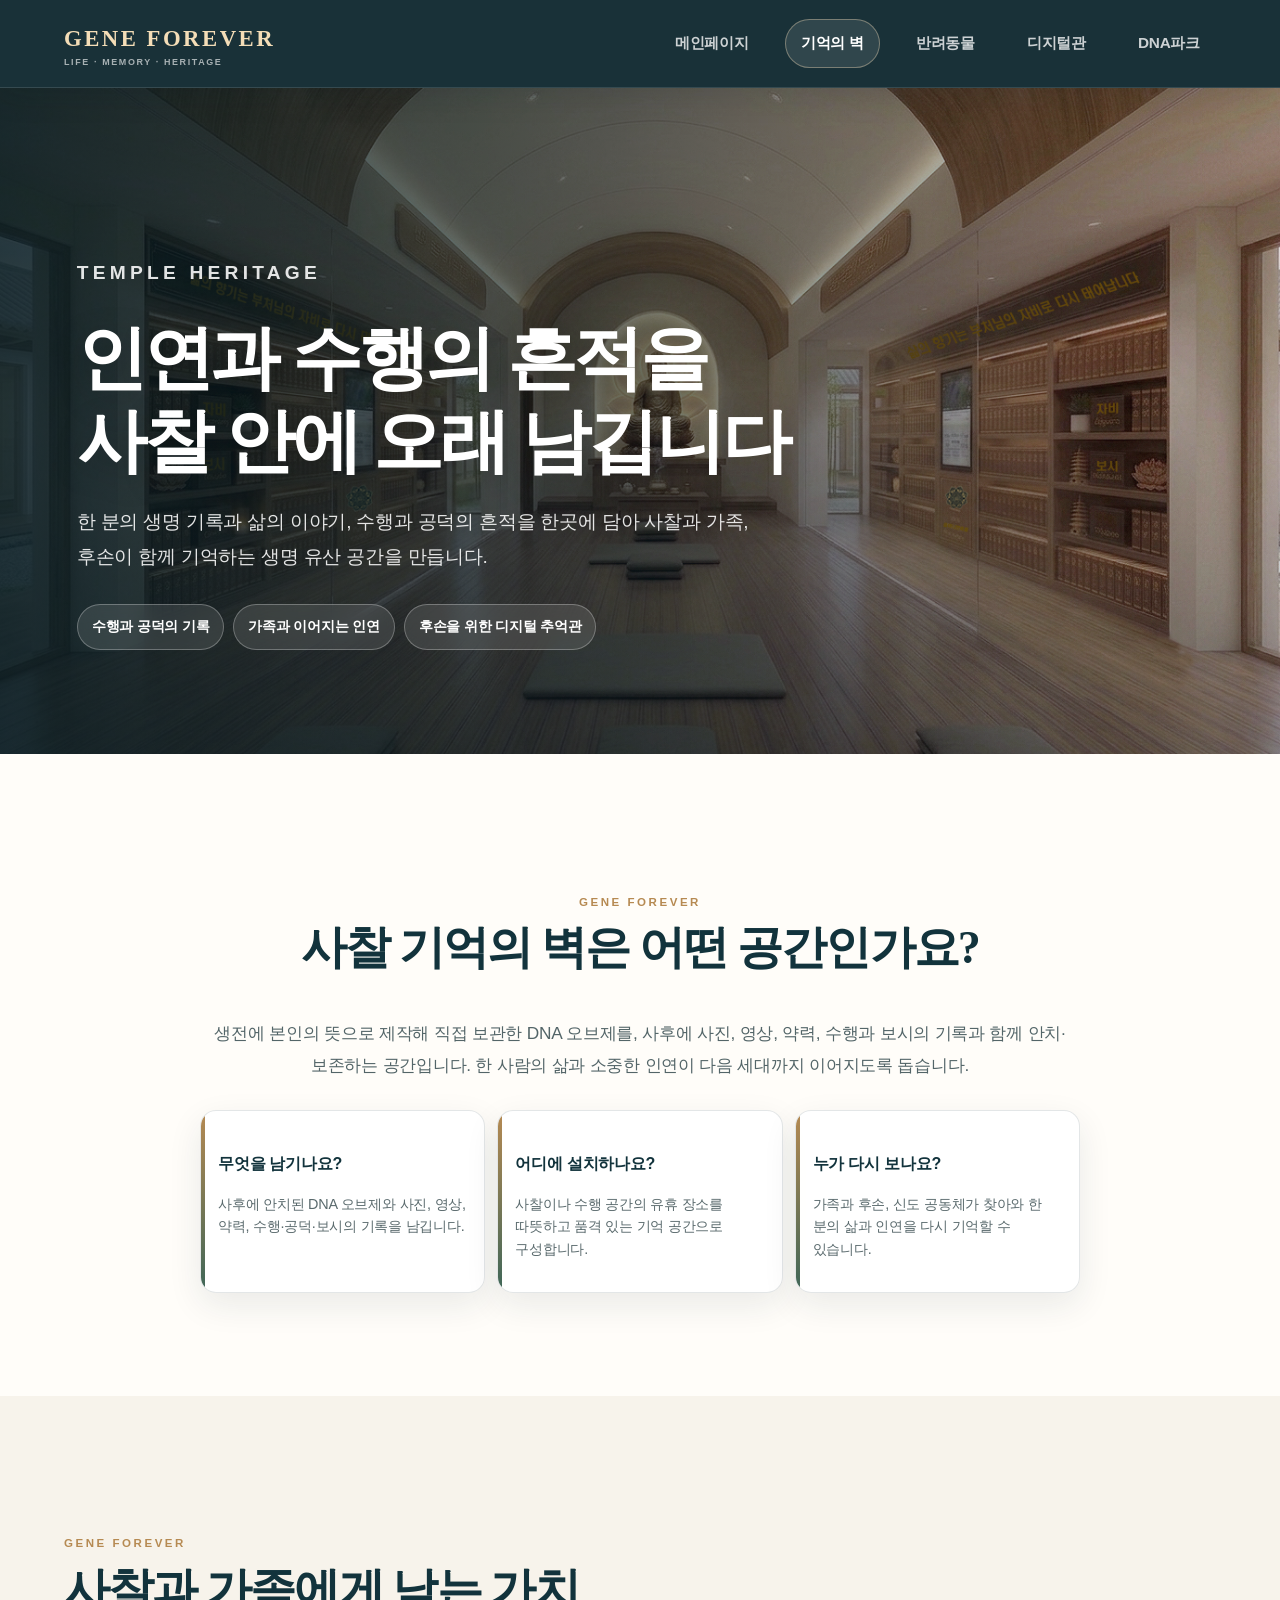
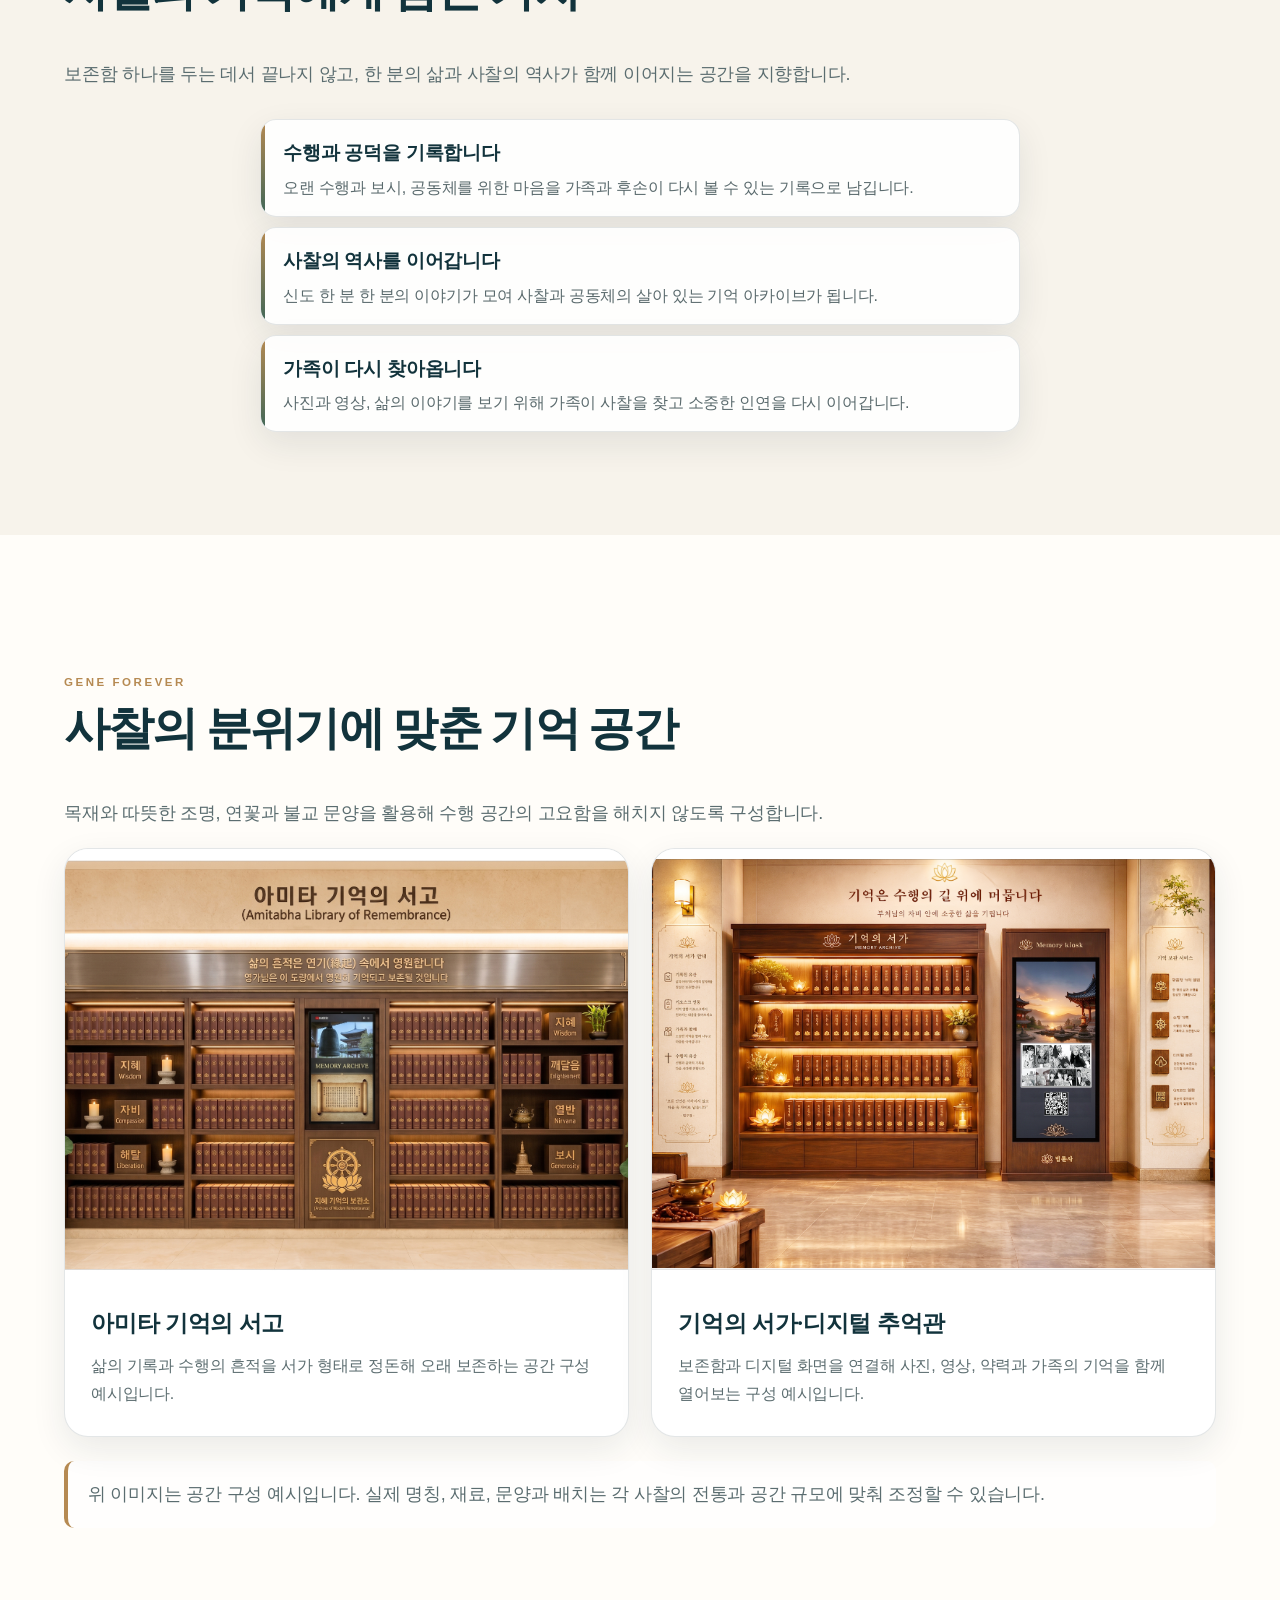
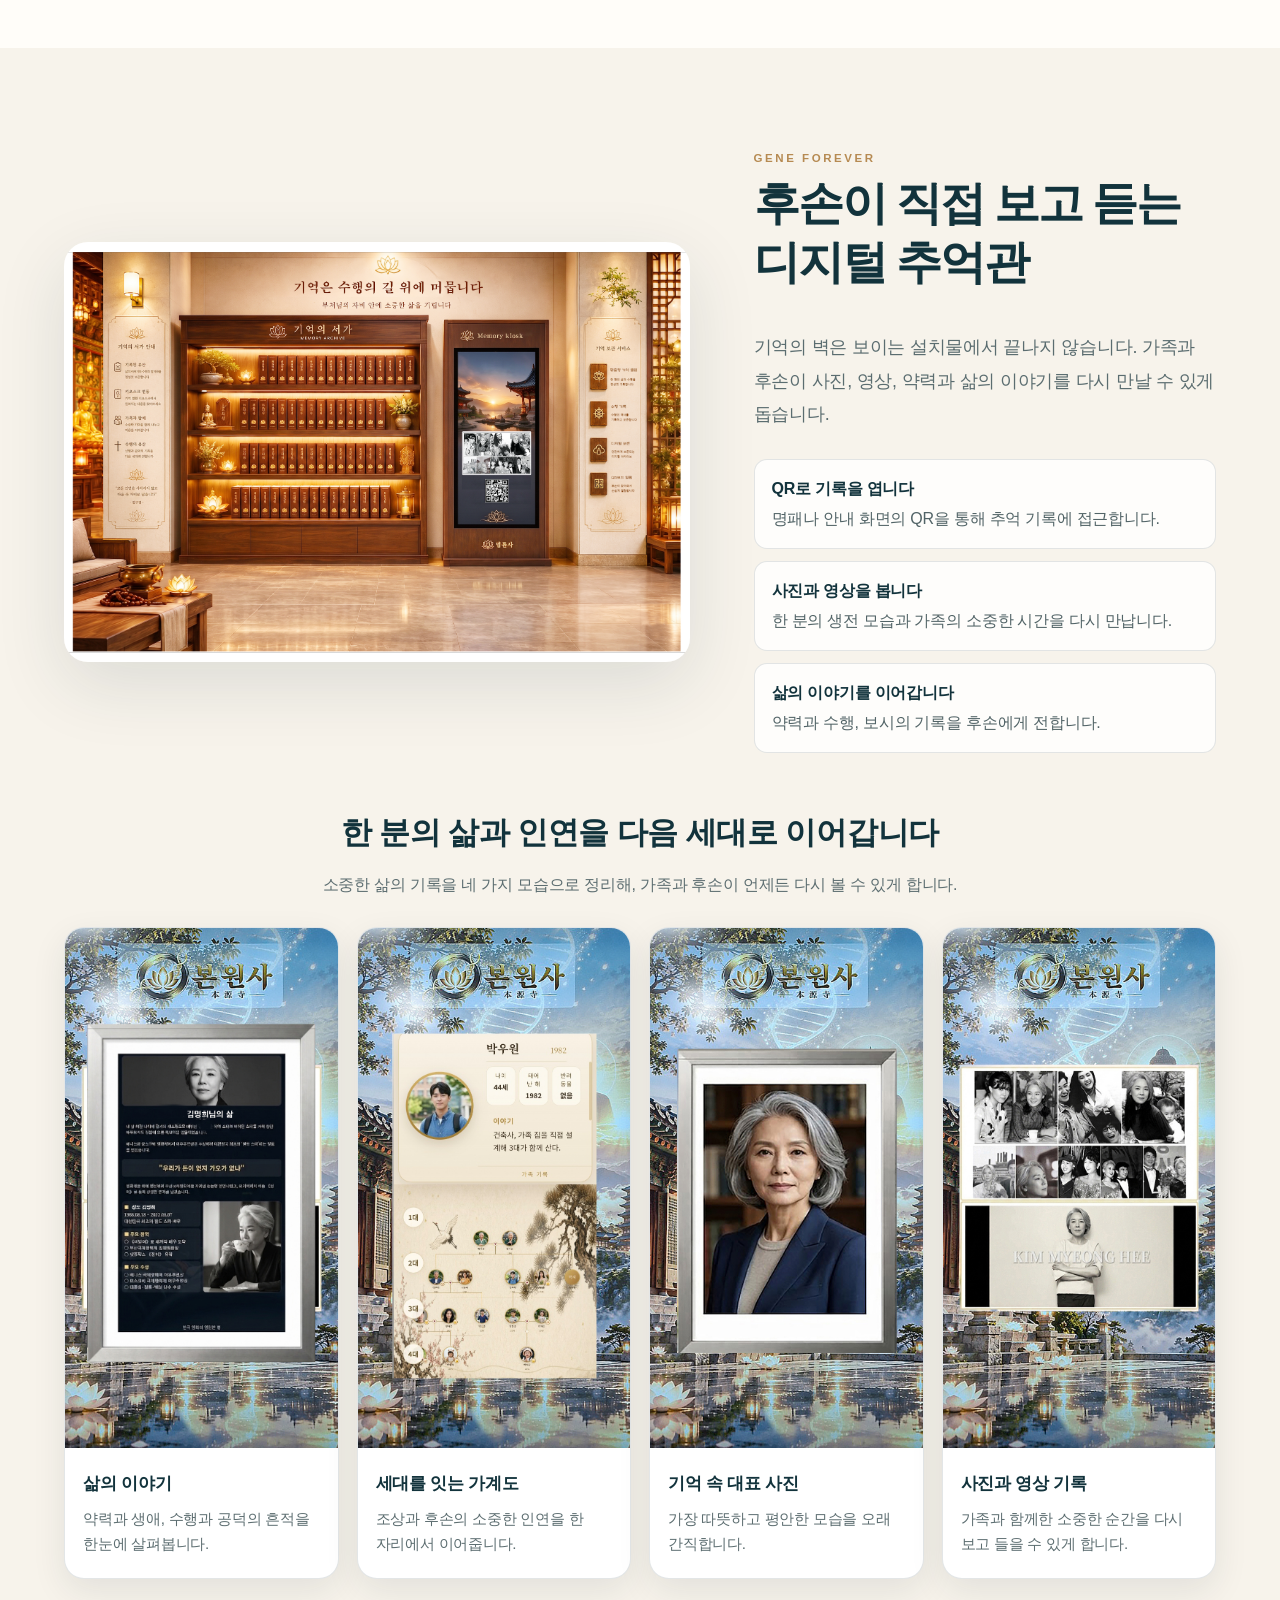
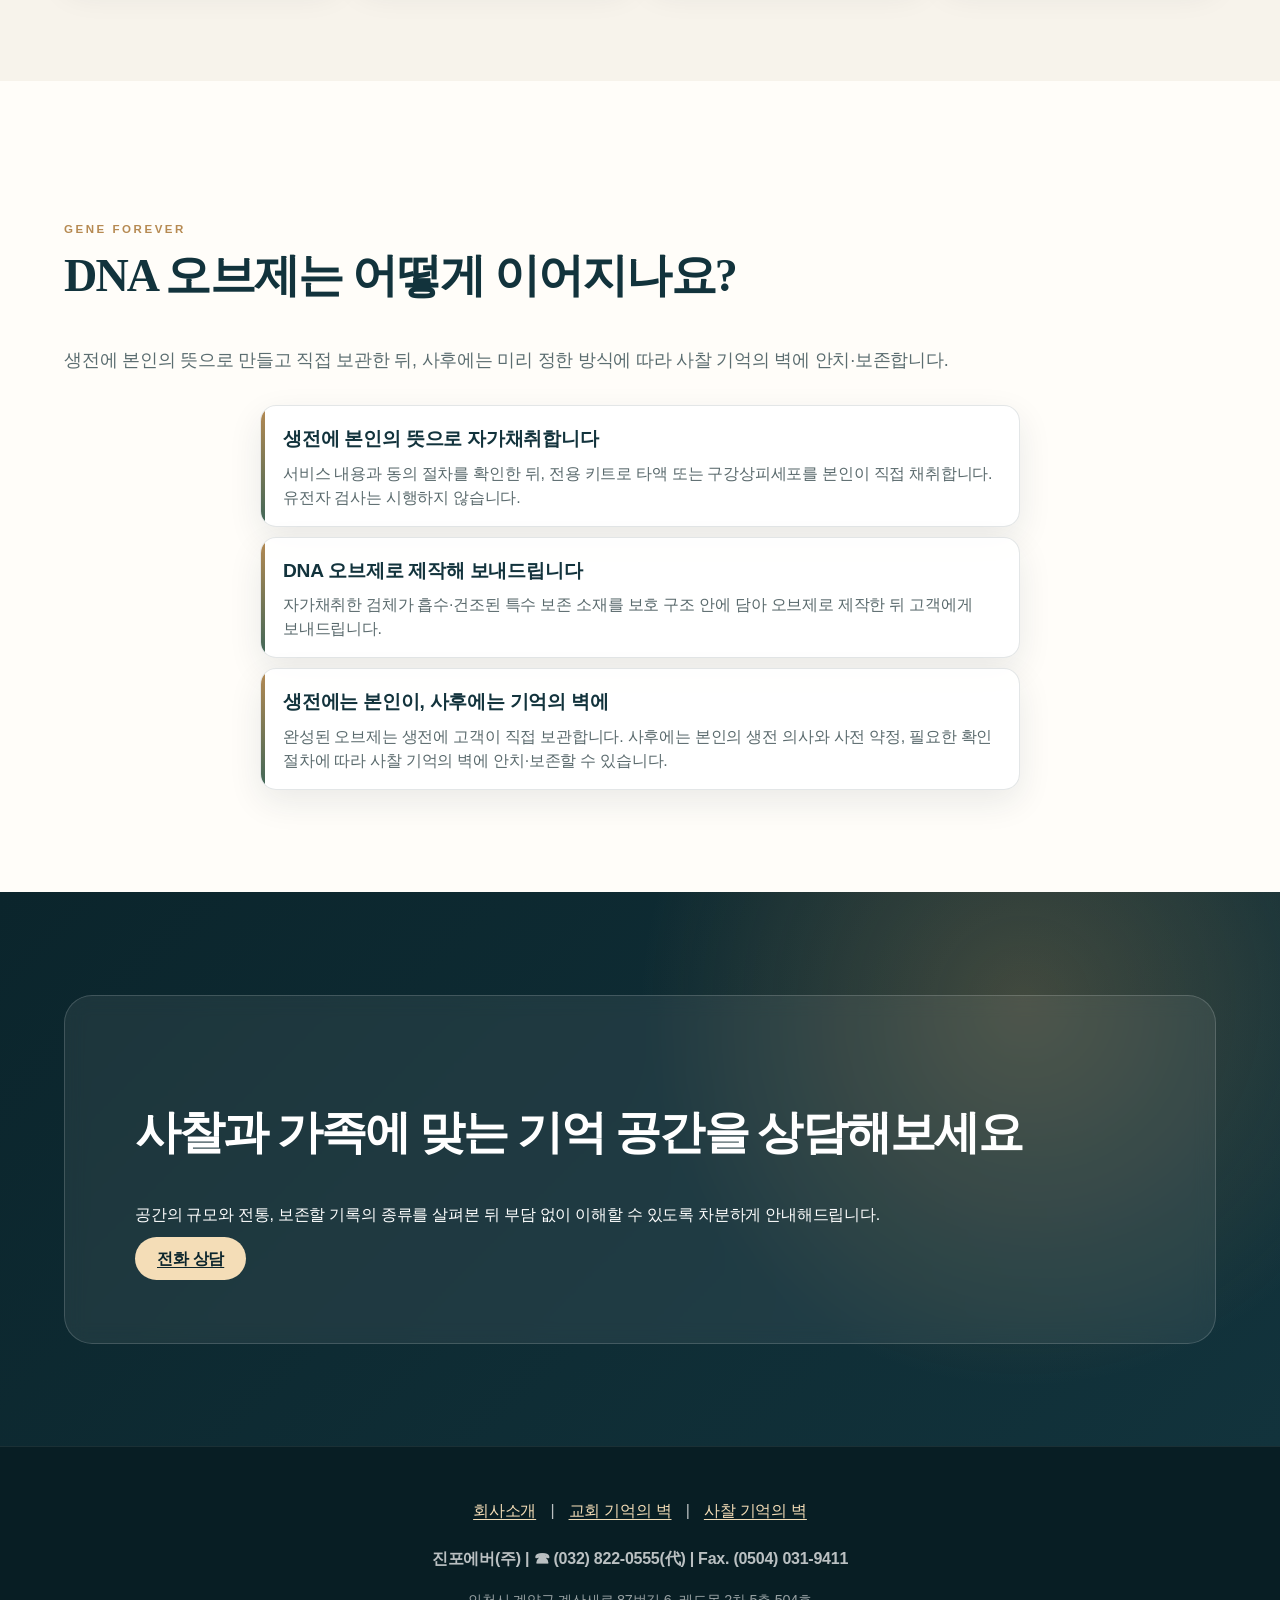
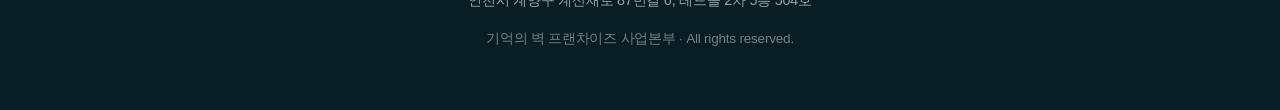
<file: pages/사찰페이지.html>
<!DOCTYPE html>
<html lang="ko">
<head>
    <meta charset="UTF-8">
    <meta name="viewport" content="width=device-width, initial-scale=1.0">
    <meta name="color-scheme" content="light">
    <meta name="description" content="생전에 본인의 뜻으로 제작한 DNA 오브제를 사후에 삶의 기록, 수행과 인연의 흔적과 함께 안치·보존하는 사찰 기억의 벽입니다.">
    <title>사찰 기억의 벽 | GENE FOREVER</title>
    <link rel="stylesheet" href="../assets/css/renewal.css?v=20261128-1">
    <style>
        .page-temple .hero {
            background-image: url("../assets/images/temple-heritage-hall.png") !important;
            background-position: center 48% !important;
        }

        .temple-kicker {
            margin-bottom: 15px !important;
            color: #f4ddb7 !important;
            font-size: .82rem !important;
            font-weight: 800 !important;
            letter-spacing: .22em;
            text-transform: uppercase;
        }

        .temple-story {
            max-width: 880px;
            margin: 0 auto;
            text-align: center;
        }

        .temple-story p {
            color: #536568;
            font-size: 1.08rem;
            line-height: 1.9;
        }

        .temple-gallery {
            display: grid;
            grid-template-columns: repeat(2, minmax(0, 1fr));
            gap: 22px;
        }

        .temple-gallery figure {
            margin: 0;
            overflow: hidden;
            background: #fff;
            border: 1px solid var(--renewal-line);
            border-radius: 24px;
            box-shadow: var(--renewal-shadow-soft);
        }

        .temple-gallery img {
            width: 100%;
            height: clamp(270px, 34vw, 430px);
            display: block;
            object-fit: cover;
            object-position: center;
        }

        .temple-gallery figcaption {
            padding: 24px 26px 28px;
        }

        .temple-gallery h3 {
            margin: 0 0 8px;
            color: var(--renewal-navy);
            font-family: Georgia, "Noto Serif KR", serif;
            font-size: 1.45rem;
        }

        .temple-gallery p {
            margin: 0;
            color: #5d6e71;
            line-height: 1.75;
        }

        .temple-note {
            margin-top: 24px;
            padding: 17px 20px;
            color: #5b6b6e;
            background: rgba(255,255,255,.72);
            border-left: 4px solid var(--renewal-gold);
            border-radius: 10px;
            font-size: .96rem;
        }

        .temple-feature-grid {
            display: grid;
            grid-template-columns: 1.15fr .85fr;
            gap: clamp(30px, 5vw, 64px);
            align-items: center;
        }

        .temple-feature-grid img {
            width: 100%;
            min-height: 420px;
            object-fit: cover;
            border-radius: 24px;
            box-shadow: var(--renewal-shadow);
        }

        .temple-feature-copy h2 { margin-top: 0; }

        .temple-points {
            margin: 28px 0 0;
            padding: 0;
            display: grid;
            gap: 12px;
            list-style: none;
        }

        .temple-points li {
            padding: 15px 17px;
            color: #526467;
            background: rgba(255,255,255,.8);
            border: 1px solid var(--renewal-line);
            border-radius: 13px;
        }

        .temple-points strong {
            display: block;
            margin-bottom: 2px;
            color: var(--renewal-navy);
        }

        .temple-record-heading {
            max-width: 760px;
            margin: 54px auto 0;
            text-align: center;
        }

        .temple-record-heading h3 {
            margin: 0 0 10px;
            color: var(--renewal-navy);
            font-family: Georgia, "Noto Serif KR", serif;
            font-size: clamp(1.45rem, 2.4vw, 2rem);
        }

        .temple-record-heading p {
            margin: 0;
            color: #5d6e71;
            line-height: 1.75;
        }

        .temple-record-grid {
            margin-top: 28px;
            display: grid;
            grid-template-columns: repeat(4, minmax(0, 1fr));
            gap: 18px;
        }

        .temple-record-card {
            overflow: hidden;
            background: #fff;
            border: 1px solid var(--renewal-line);
            border-radius: 20px;
            box-shadow: var(--renewal-shadow-soft);
        }

        .temple-record-card img {
            width: 100%;
            aspect-ratio: 745 / 1424;
            display: block;
            object-fit: cover;
        }

        .temple-record-card div { padding: 20px 18px 22px; }

        .temple-record-card h4 {
            margin: 0 0 7px;
            color: var(--renewal-navy);
            font-size: 1.08rem;
        }

        .temple-record-card p {
            margin: 0;
            color: #5d6e71;
            font-size: .95rem;
            line-height: 1.65;
        }

        @media (max-width: 1080px) {
            .temple-record-grid { grid-template-columns: repeat(2, minmax(0, 1fr)); }
        }

        @media (max-width: 820px) {
            .temple-gallery,
            .temple-feature-grid { grid-template-columns: 1fr; }
            .temple-feature-grid img { min-height: 300px; }
        }

        @media (max-width: 560px) {
            .temple-record-grid { grid-template-columns: 1fr; }
        }
    </style>
</head>
<body class="renewal page-temple">
    <header>
        <a href="index.html" class="logo">GENE FOREVER</a>
        <nav aria-label="주요 메뉴">
            <a href="index.html">메인페이지</a>
            <details class="nav-dropdown nav-memory">
                <summary>기억의 벽</summary>
                <div class="nav-dropdown-menu">
                    <a href="교회페이지.html">교회</a>
                    <a href="사찰페이지.html" aria-current="page">사찰</a>
                </div>
            </details>
            <a href="반려동물.html">반려동물</a>
            <details class="nav-dropdown nav-digital">
                <summary>디지털관</summary>
                <div class="nav-dropdown-menu">
                    <a href="가족기록.html">가족기록</a>
                    <a href="가입신청.html">가입신청</a>
                </div>
            </details>
            <a href="DNA파크.html">DNA파크</a>
        </nav>
    </header>

    <div class="hero">
        <p class="temple-kicker">Temple Heritage</p>
        <h1>인연과 수행의 흔적을<br>사찰 안에 오래 남깁니다</h1>
        <p>한 분의 생명 기록과 삶의 이야기, 수행과 공덕의 흔적을 한곳에 담아 사찰과 가족, 후손이 함께 기억하는 생명 유산 공간을 만듭니다.</p>
        <div class="hero-highlights">
            <span class="hero-chip">수행과 공덕의 기록</span>
            <span class="hero-chip">가족과 이어지는 인연</span>
            <span class="hero-chip">후손을 위한 디지털 추억관</span>
        </div>
    </div>

    <section id="about">
        <div class="temple-story">
            <h2 class="section-title">사찰 기억의 벽은 어떤 공간인가요?</h2>
            <p>생전에 본인의 뜻으로 제작해 직접 보관한 DNA 오브제를, 사후에 사진, 영상, 약력, 수행과 보시의 기록과 함께 안치·보존하는 공간입니다. 한 사람의 삶과 소중한 인연이 다음 세대까지 이어지도록 돕습니다.</p>
        </div>

        <div class="quick-grid">
            <div class="quick-card">
                <h4>무엇을 남기나요?</h4>
                <p>사후에 안치된 DNA 오브제와 사진, 영상, 약력, 수행·공덕·보시의 기록을 남깁니다.</p>
            </div>
            <div class="quick-card">
                <h4>어디에 설치하나요?</h4>
                <p>사찰이나 수행 공간의 유휴 장소를 따뜻하고 품격 있는 기억 공간으로 구성합니다.</p>
            </div>
            <div class="quick-card">
                <h4>누가 다시 보나요?</h4>
                <p>가족과 후손, 신도 공동체가 찾아와 한 분의 삶과 인연을 다시 기억할 수 있습니다.</p>
            </div>
        </div>

    </section>

    <section id="meaning">
        <h2 class="section-title">사찰과 가족에게 남는 가치</h2>
        <p class="section-subtitle">보존함 하나를 두는 데서 끝나지 않고, 한 분의 삶과 사찰의 역사가 함께 이어지는 공간을 지향합니다.</p>
        <div class="card-container">
            <div class="card">
                <h4>수행과 공덕을 기록합니다</h4>
                <p>오랜 수행과 보시, 공동체를 위한 마음을 가족과 후손이 다시 볼 수 있는 기록으로 남깁니다.</p>
            </div>
            <div class="card">
                <h4>사찰의 역사를 이어갑니다</h4>
                <p>신도 한 분 한 분의 이야기가 모여 사찰과 공동체의 살아 있는 기억 아카이브가 됩니다.</p>
            </div>
            <div class="card">
                <h4>가족이 다시 찾아옵니다</h4>
                <p>사진과 영상, 삶의 이야기를 보기 위해 가족이 사찰을 찾고 소중한 인연을 다시 이어갑니다.</p>
            </div>
        </div>
    </section>

    <section id="space">
        <h2 class="section-title">사찰의 분위기에 맞춘 기억 공간</h2>
        <p class="section-subtitle">목재와 따뜻한 조명, 연꽃과 불교 문양을 활용해 수행 공간의 고요함을 해치지 않도록 구성합니다.</p>

        <div class="temple-gallery">
            <figure>
                <img src="../assets/images/temple-amitabha-library.jpg" alt="아미타 기억의 서고 구성 예시">
                <figcaption>
                    <h3>아미타 기억의 서고</h3>
                    <p>삶의 기록과 수행의 흔적을 서가 형태로 정돈해 오래 보존하는 공간 구성 예시입니다.</p>
                </figcaption>
            </figure>
            <figure>
                <img src="../assets/images/temple-memory-archive.jpg" alt="기억의 서가와 디지털 추억관 구성 예시">
                <figcaption>
                    <h3>기억의 서가·디지털 추억관</h3>
                    <p>보존함과 디지털 화면을 연결해 사진, 영상, 약력과 가족의 기억을 함께 열어보는 구성 예시입니다.</p>
                </figcaption>
            </figure>
        </div>
        <p class="temple-note">위 이미지는 공간 구성 예시입니다. 실제 명칭, 재료, 문양과 배치는 각 사찰의 전통과 공간 규모에 맞춰 조정할 수 있습니다.</p>
    </section>

    <section id="digital">
        <div class="temple-feature-grid">
            <img src="../assets/images/temple-memory-archive.jpg" alt="사찰 디지털 추억관과 기억의 서가 예시">
            <div class="temple-feature-copy">
                <h2 class="section-title">후손이 직접 보고 듣는 디지털 추억관</h2>
                <p class="section-subtitle">기억의 벽은 보이는 설치물에서 끝나지 않습니다. 가족과 후손이 사진, 영상, 약력과 삶의 이야기를 다시 만날 수 있게 돕습니다.</p>
                <ul class="temple-points">
                    <li><strong>QR로 기록을 엽니다</strong>명패나 안내 화면의 QR을 통해 추억 기록에 접근합니다.</li>
                    <li><strong>사진과 영상을 봅니다</strong>한 분의 생전 모습과 가족의 소중한 시간을 다시 만납니다.</li>
                    <li><strong>삶의 이야기를 이어갑니다</strong>약력과 수행, 보시의 기록을 후손에게 전합니다.</li>
                </ul>
            </div>
        </div>

        <div class="temple-record-heading">
            <h3>한 분의 삶과 인연을 다음 세대로 이어갑니다</h3>
            <p>소중한 삶의 기록을 네 가지 모습으로 정리해, 가족과 후손이 언제든 다시 볼 수 있게 합니다.</p>
        </div>
        <div class="temple-record-grid">
            <article class="temple-record-card">
                <img src="../assets/images/temple-life-story.jpg" alt="사찰 디지털 추억관의 삶의 이야기 예시">
                <div>
                    <h4>삶의 이야기</h4>
                    <p>약력과 생애, 수행과 공덕의 흔적을 한눈에 살펴봅니다.</p>
                </div>
            </article>
            <article class="temple-record-card">
                <img src="../assets/images/temple-family-tree.jpg" alt="사찰 디지털 추억관의 가계도 예시">
                <div>
                    <h4>세대를 잇는 가계도</h4>
                    <p>조상과 후손의 소중한 인연을 한 자리에서 이어줍니다.</p>
                </div>
            </article>
            <article class="temple-record-card">
                <img src="../assets/images/temple-portrait.jpg" alt="사찰 디지털 추억관의 대표 사진 예시">
                <div>
                    <h4>기억 속 대표 사진</h4>
                    <p>가장 따뜻하고 평안한 모습을 오래 간직합니다.</p>
                </div>
            </article>
            <article class="temple-record-card">
                <img src="../assets/images/temple-photo-video.jpg" alt="사찰 디지털 추억관의 사진과 영상 예시">
                <div>
                    <h4>사진과 영상 기록</h4>
                    <p>가족과 함께한 소중한 순간을 다시 보고 들을 수 있게 합니다.</p>
                </div>
            </article>
        </div>
    </section>

    <section id="preservation">
        <h2 class="section-title">DNA 오브제는 어떻게 이어지나요?</h2>
        <p class="section-subtitle">생전에 본인의 뜻으로 만들고 직접 보관한 뒤, 사후에는 미리 정한 방식에 따라 사찰 기억의 벽에 안치·보존합니다.</p>
        <div class="card-container">
            <div class="card">
                <h4>생전에 본인의 뜻으로 자가채취합니다</h4>
                <p>서비스 내용과 동의 절차를 확인한 뒤, 전용 키트로 타액 또는 구강상피세포를 본인이 직접 채취합니다. 유전자 검사는 시행하지 않습니다.</p>
            </div>
            <div class="card">
                <h4>DNA 오브제로 제작해 보내드립니다</h4>
                <p>자가채취한 검체가 흡수·건조된 특수 보존 소재를 보호 구조 안에 담아 오브제로 제작한 뒤 고객에게 보내드립니다.</p>
            </div>
            <div class="card">
                <h4>생전에는 본인이, 사후에는 기억의 벽에</h4>
                <p>완성된 오브제는 생전에 고객이 직접 보관합니다. 사후에는 본인의 생전 의사와 사전 약정, 필요한 확인 절차에 따라 사찰 기억의 벽에 안치·보존할 수 있습니다.</p>
            </div>
        </div>
    </section>

    <section class="cta-section">
        <div class="cta-card">
            <h2>사찰과 가족에 맞는 기억 공간을 상담해보세요</h2>
            <p>공간의 규모와 전통, 보존할 기록의 종류를 살펴본 뒤 부담 없이 이해할 수 있도록 차분하게 안내해드립니다.</p>
            <div class="cta-actions">
                <a class="cta-button primary" href="tel:0328220555">전화 상담</a>
            </div>
        </div>
    </section>

    <footer>
        <div style="margin-bottom: 20px;">
            <a href="index.html#about">회사소개</a>
            <span style="margin: 0 10px;">|</span>
            <a href="교회페이지.html">교회 기억의 벽</a>
            <span style="margin: 0 10px;">|</span>
            <a href="사찰페이지.html">사찰 기억의 벽</a>
        </div>
        <p style="margin-bottom: 10px; font-weight: bold;">진포에버(주) | ☎ (032) 822-0555(代) | Fax. (0504) 031-9411</p>
        <p style="margin-bottom: 10px; font-size: .9rem; opacity: .8;">인천시 계양구 계산새로 87번길 6, 레드몰 2차 5층 504호</p>
        <p style="font-size: .85rem; opacity: .6;">기억의 벽 프랜차이즈 사업본부 · All rights reserved.</p>
    </footer>
</body>
</html>
</file>
<file: assets/css/renewal.css>
:root {
    --renewal-ink: #183239;
    --renewal-navy: #12333c;
    --renewal-navy-deep: #0b252c;
    --renewal-forest: #3e6658;
    --renewal-gold: #b68a52;
    --renewal-gold-soft: #e8d7bb;
    --renewal-cream: #f7f3eb;
    --renewal-paper: #fffdf9;
    --renewal-mist: #edf3f0;
    --renewal-line: rgba(24, 50, 57, 0.12);
    --renewal-shadow: 0 22px 70px rgba(21, 48, 55, 0.12);
    --renewal-shadow-soft: 0 12px 34px rgba(21, 48, 55, 0.09);
}

* { box-sizing: border-box; }

html { scroll-behavior: smooth; }

body.renewal {
    margin: 0;
    color: var(--renewal-ink);
    background:
        radial-gradient(circle at 10% 5%, rgba(232, 215, 187, 0.28), transparent 25rem),
        var(--renewal-paper);
    font-family: "Pretendard", "Noto Sans KR", "Apple SD Gothic Neo", "Malgun Gothic", sans-serif;
    line-height: 1.75;
    letter-spacing: -0.015em;
    word-break: keep-all;
}

body.renewal img { max-width: 100%; }

body.renewal a { text-underline-offset: 0.18em; }

body.renewal header {
    position: sticky !important;
    top: 0;
    z-index: 1000;
    min-height: 76px;
    padding: 0 5vw !important;
    display: flex !important;
    align-items: center;
    justify-content: space-between;
    gap: 28px;
    color: #fff;
    background: rgba(11, 37, 44, 0.94) !important;
    border-bottom: 1px solid rgba(255, 255, 255, 0.12);
    box-shadow: 0 8px 28px rgba(7, 28, 34, 0.13);
    backdrop-filter: blur(16px);
}

body.renewal .logo {
    position: relative;
    flex: 0 0 auto;
    padding: 19px 0 17px;
    color: #f4ddb7 !important;
    font-family: Georgia, "Times New Roman", serif;
    font-size: clamp(1.1rem, 2vw, 1.42rem) !important;
    font-weight: 700;
    letter-spacing: 0.11em !important;
    text-decoration: none;
}

body.renewal .logo::after {
    content: "LIFE · MEMORY · HERITAGE";
    display: block;
    margin-top: -4px;
    color: rgba(255,255,255,.62);
    font-family: Arial, sans-serif;
    font-size: .56rem;
    font-weight: 600;
    letter-spacing: .18em;
}

body.renewal header nav {
    width: min(680px, 100%);
    display: flex !important;
    align-items: center;
    justify-content: flex-end;
    gap: 1.25rem !important;
    margin-left: auto;
}

body.renewal header nav a {
    position: relative;
    width: auto;
    flex: 0 0 auto;
    padding: 10px 15px !important;
    display: flex;
    align-items: center;
    justify-content: center;
    color: rgba(255,255,255,.78) !important;
    border: 1px solid transparent;
    border-radius: 999px;
    font-size: .96rem;
    font-weight: 650 !important;
    text-align: center;
    white-space: nowrap;
    text-decoration: none;
    transition: color .2s ease, background .2s ease, border-color .2s ease;
}

body.renewal header nav .nav-dropdown {
    position: relative;
    width: auto;
    flex: 0 0 auto;
}

body.renewal header nav .nav-dropdown summary {
    width: auto;
    padding: 10px 15px;
    display: flex;
    align-items: center;
    justify-content: center;
    color: rgba(255,255,255,.78);
    border: 1px solid transparent;
    border-radius: 999px;
    font-size: .96rem;
    font-weight: 650;
    text-align: center;
    white-space: nowrap;
    cursor: pointer;
    list-style: none;
    transition: color .2s ease, background .2s ease, border-color .2s ease;
}

body.renewal header nav .nav-dropdown summary::-webkit-details-marker { display: none; }

body.renewal header nav .nav-dropdown summary:hover,
body.renewal header nav .nav-dropdown[open] summary,
body.page-church header nav .nav-memory summary,
body.page-temple header nav .nav-memory summary,
body.page-digital header nav .nav-digital summary {
    color: #fff;
    background: rgba(255,255,255,.1);
    border-color: rgba(244, 221, 183, .38);
}

body.renewal header nav .nav-dropdown-menu {
    position: absolute;
    top: calc(100% + 7px);
    left: 50%;
    z-index: 1100;
    display: inline-flex !important;
    align-items: center;
    justify-content: center;
    width: max-content;
    min-width: 0;
    padding: 0;
    gap: 6px !important;
    transform: translateX(-50%);
    background: transparent;
    border: 0;
    box-shadow: none;
}

body.renewal header nav .nav-dropdown-menu a {
    display: block;
    width: auto;
    min-width: 0;
    flex: 0 0 auto;
    margin: 0 !important;
    padding: 7px 10px !important;
    color: rgba(255,255,255,.9) !important;
    background: #17363a;
    border: 1px solid rgba(244, 221, 183, .32);
    border-radius: 999px;
    font-size: .875rem;
    white-space: nowrap;
    box-shadow: 0 8px 20px rgba(0,0,0,.2);
}

body.renewal header nav .nav-dropdown-menu a:hover,
body.renewal header nav .nav-dropdown-menu a[aria-current="page"] {
    color: #17363a !important;
    background: #f4ddb7;
    border-color: #f4ddb7;
}

body.renewal header nav a:hover,
body.page-home header nav a[href="#home"],
body.page-church header nav a[href="교회페이지.html"],
body.page-pet header nav a[href="반려동물.html"],
body.page-dna header nav a[href="DNA파크.html"] {
    color: #fff !important;
    background: rgba(255,255,255,.1);
    border-color: rgba(244, 221, 183, .38);
}

body.renewal .hero {
    position: relative;
    isolation: isolate;
    overflow: hidden;
    width: 100%;
    min-height: clamp(430px, 52vw, 680px);
    margin: 0 !important;
    padding: clamp(110px, 12vw, 165px) max(6vw, 24px) 90px !important;
    display: flex !important;
    flex-direction: column;
    align-items: flex-start !important;
    justify-content: center !important;
    color: #fff;
    text-align: left !important;
    background-position: center !important;
    background-size: cover !important;
}

body.renewal .hero::before {
    content: "";
    position: absolute;
    inset: 0;
    z-index: -1;
    background:
        linear-gradient(90deg, rgba(7, 28, 34, .86) 0%, rgba(7, 28, 34, .58) 48%, rgba(7, 28, 34, .12) 100%),
        linear-gradient(0deg, rgba(7, 28, 34, .25), transparent 48%);
}

body.renewal .hero h1 {
    max-width: 840px;
    margin: 0 0 22px !important;
    color: #fff !important;
    font-family: Georgia, "Noto Serif KR", serif;
    font-size: clamp(2.35rem, 5.5vw, 4.65rem) !important;
    font-weight: 650 !important;
    line-height: 1.18 !important;
    letter-spacing: -.045em !important;
    text-shadow: 0 8px 34px rgba(0,0,0,.24);
}

body.renewal .hero > p {
    max-width: 720px;
    margin: 0 0 26px !important;
    color: rgba(255,255,255,.88) !important;
    font-size: clamp(1rem, 1.5vw, 1.22rem) !important;
    line-height: 1.8;
}

body.page-church .hero {
    background-image: url("../images/pray.jpg") !important;
}

body.page-pet .hero {
    background-image: url("../images/petmemorywall.png") !important;
    background-position: center 45% !important;
}

body.renewal .hero-highlights {
    display: flex !important;
    flex-wrap: wrap;
    justify-content: flex-start !important;
    gap: 9px !important;
    margin-top: 4px !important;
}

body.renewal .hero-chip {
    padding: 9px 14px !important;
    color: #fff !important;
    background: rgba(255,255,255,.11) !important;
    border: 1px solid rgba(255,255,255,.28) !important;
    border-radius: 999px !important;
    box-shadow: none !important;
    backdrop-filter: blur(10px);
    font-size: .9rem !important;
    font-weight: 600;
}

body.page-home .hero,
body.page-dna .hero {
    min-height: 0;
    padding: 0 !important;
    display: block !important;
    background: var(--renewal-navy-deep) !important;
}

body.page-home .hero::before,
body.page-dna .hero::before { display: none; }

body.page-home .hero img,
body.page-dna .hero img {
    width: 100%;
    min-height: clamp(300px, 32vw, 550px);
    max-height: 650px;
    display: block;
    object-fit: cover;
    object-position: center;
}

body.page-home .home-process-hero {
    position: relative;
    min-height: clamp(430px, 40vw, 570px) !important;
    display: flex !important;
    align-items: center;
    justify-content: flex-start;
    overflow: hidden;
    isolation: isolate;
}

body.page-home .home-process-hero::after {
    content: "";
    position: absolute;
    inset: 0;
    z-index: 1;
    display: block;
    background:
        linear-gradient(90deg, rgba(7, 28, 34, .95) 0%, rgba(7, 28, 34, .83) 42%, rgba(7, 28, 34, .38) 72%, rgba(7, 28, 34, .42) 100%),
        linear-gradient(180deg, rgba(7, 28, 34, 1) 0%, rgba(7, 28, 34, .98) 34%, rgba(7, 28, 34, .72) 54%, rgba(7, 28, 34, .64) 100%);
}

body.page-home .home-process-hero > img {
    position: absolute;
    inset: 0;
    width: 100%;
    height: 100%;
    min-height: 0 !important;
    max-height: none;
    object-fit: cover;
    object-position: center 72% !important;
    transform: scale(1.42);
    transform-origin: center bottom;
    filter: brightness(.72) saturate(.82);
}

body.page-home .home-process-hero-copy {
    position: relative;
    z-index: 2;
    width: min(1180px, calc(100% - 48px));
    margin: 0 auto;
    padding: 38px 0;
    color: #fff;
    text-align: left;
    text-shadow: 0 3px 18px rgba(0, 0, 0, .42);
}

body.page-home .home-process-kicker {
    display: inline-block;
    margin-bottom: 12px;
    color: #efd7a4;
    font-size: .74rem;
    font-weight: 800;
    letter-spacing: .22em;
}

body.page-home .home-process-hero-copy h1 {
    max-width: 900px;
    margin: 0 0 20px;
    color: #fff;
    font-size: clamp(2.35rem, 3.7vw, 3.25rem);
    line-height: 1.17;
    letter-spacing: -.035em;
}

body.page-home .home-process-hero-copy p {
    max-width: 680px;
    margin: 0;
    color: rgba(255, 255, 255, .92);
    font-size: clamp(.94rem, 1.25vw, 1.08rem);
    line-height: 1.75;
}

.trust-strip {
    position: relative;
    z-index: 3;
    width: min(1120px, calc(100% - 32px));
    margin: -34px auto 24px;
    padding: 22px clamp(22px, 4vw, 42px);
    display: grid;
    grid-template-columns: repeat(3, 1fr);
    gap: 24px;
    color: var(--renewal-ink);
    background: rgba(255,253,249,.96);
    border: 1px solid rgba(182,138,82,.23);
    border-radius: 22px;
    box-shadow: var(--renewal-shadow);
    backdrop-filter: blur(12px);
}

.trust-item {
    display: flex;
    align-items: center;
    gap: 13px;
}

.trust-item + .trust-item {
    padding-left: 24px;
    border-left: 1px solid var(--renewal-line);
}

.trust-icon {
    flex: 0 0 42px;
    width: 42px;
    height: 42px;
    display: grid;
    place-items: center;
    color: var(--renewal-navy);
    background: var(--renewal-gold-soft);
    border-radius: 50%;
    font-size: 1.05rem;
    font-weight: 800;
}

.trust-item strong { display: block; font-size: 1rem; line-height: 1.35; }
.trust-item span:last-child { display: block; margin-top: 2px; color: #65777a; font-size: .84rem; line-height: 1.45; }

.religion-switch {
    padding: 34px max(5vw, 24px) !important;
    background: var(--renewal-paper) !important;
}

.religion-switch-grid {
    width: min(920px, 100%);
    margin: 0 auto;
    display: grid;
    grid-template-columns: repeat(2, minmax(0, 1fr));
    gap: 14px;
}

.religion-switch-card {
    min-height: 98px;
    padding: 20px 24px;
    display: flex;
    align-items: center;
    justify-content: space-between;
    gap: 18px;
    color: var(--renewal-ink) !important;
    background: #fff;
    border: 1px solid var(--renewal-line);
    border-radius: 18px;
    box-shadow: var(--renewal-shadow-soft);
    text-decoration: none;
}

.religion-switch-card strong {
    display: block;
    color: var(--renewal-navy);
    font-size: 1.08rem;
}

.religion-switch-card span {
    display: block;
    margin-top: 3px;
    color: #68797c;
    font-size: .9rem;
}

.religion-switch-card.active {
    color: #fff !important;
    background: var(--renewal-navy);
    border-color: var(--renewal-navy);
}

.religion-switch-card.active strong,
.religion-switch-card.active span { color: #fff; }

.religion-switch-card::after {
    content: "보기";
    flex: 0 0 auto;
    padding: 7px 11px;
    color: var(--renewal-navy);
    background: var(--renewal-gold-soft);
    border-radius: 999px;
    font-size: .78rem;
    font-weight: 750;
}

.religion-switch-card.active::after {
    content: "현재 페이지";
    color: #fff;
    background: rgba(255,255,255,.14);
}

body.renewal section {
    position: relative;
    padding: clamp(72px, 8vw, 112px) max(5vw, 24px) !important;
    overflow: hidden;
}

body.renewal section:nth-of-type(odd) { background-color: var(--renewal-paper) !important; }
body.renewal section:nth-of-type(even) { background-color: var(--renewal-cream) !important; }

body.renewal section > * {
    width: min(1180px, 100%);
    margin-left: auto;
    margin-right: auto;
}

body.renewal .section-title,
body.renewal section > h2,
body.renewal section h2 {
    color: var(--renewal-navy) !important;
    font-family: Georgia, "Noto Serif KR", serif;
    font-size: clamp(2rem, 3.6vw, 3.15rem) !important;
    line-height: 1.28 !important;
    letter-spacing: -.04em !important;
}

body.renewal .section-title::before,
body.renewal section > h2::before {
    content: "GENE FOREVER";
    display: block;
    margin-bottom: 10px;
    color: var(--renewal-gold);
    font-family: Arial, sans-serif;
    font-size: .72rem;
    font-weight: 800;
    letter-spacing: .22em;
}

body.renewal .section-subtitle,
body.renewal section > p {
    color: #5b6d70 !important;
    font-size: clamp(1rem, 1.4vw, 1.13rem) !important;
    line-height: 1.85 !important;
}

body.page-home section > div:first-child[style*="grid"] {
    padding: clamp(28px, 4vw, 56px) !important;
    gap: clamp(28px, 5vw, 72px) !important;
    background: rgba(255,255,255,.72);
    border: 1px solid var(--renewal-line);
    border-radius: 28px;
    box-shadow: var(--renewal-shadow-soft);
}

body.page-home section:nth-of-type(even) > div:first-child[style*="grid"] {
    background: rgba(255,253,249,.82);
}

body.page-home section h2[style] {
    color: var(--renewal-navy) !important;
    font-family: Georgia, "Noto Serif KR", serif;
    font-size: clamp(1.9rem, 3.4vw, 2.8rem) !important;
    line-height: 1.3 !important;
}

body.page-home section p[style] { color: #536568 !important; line-height: 1.85 !important; }

body.page-home section a[style*="background-color"] {
    padding: 13px 24px !important;
    color: #fff !important;
    background: var(--renewal-navy) !important;
    border: 1px solid var(--renewal-navy) !important;
    border-radius: 999px !important;
    box-shadow: 0 8px 22px rgba(18, 51, 60, .16);
}

body.page-home section img {
    border-radius: 20px;
}

body.renewal .intro-grid,
body.renewal .viewer-custom-layout {
    gap: clamp(28px, 5vw, 64px) !important;
    align-items: center !important;
}

body.renewal .intro-text,
body.renewal .viewer-box {
    color: #41575b;
}

body.renewal .quick-grid,
body.renewal .card-container,
body.renewal .step-grid,
body.renewal .process-container {
    gap: 20px !important;
}

body.renewal .quick-card,
body.renewal .card,
body.renewal .step-card,
body.renewal .process-step,
body.renewal .viewer-item {
    position: relative;
    overflow: hidden;
    padding: clamp(26px, 3vw, 38px) !important;
    color: var(--renewal-ink) !important;
    background: rgba(255,255,255,.88) !important;
    border: 1px solid var(--renewal-line) !important;
    border-radius: 22px !important;
    box-shadow: var(--renewal-shadow-soft) !important;
    transform: none !important;
    transition: transform .25s ease, box-shadow .25s ease !important;
}

body.renewal .quick-card:hover,
body.renewal .card:hover,
body.renewal .step-card:hover,
body.renewal .process-step:hover {
    transform: translateY(-4px) !important;
    box-shadow: var(--renewal-shadow) !important;
}

body.renewal .quick-card::before,
body.renewal .card::before,
body.renewal .step-card::before,
body.renewal .process-step::before {
    content: "";
    position: absolute;
    inset: 0 auto 0 0;
    width: 4px;
    background: linear-gradient(var(--renewal-gold), var(--renewal-forest));
}

body.renewal .quick-card h4,
body.renewal .card h4,
body.renewal .step-card h4,
body.renewal .process-step h4 {
    color: var(--renewal-navy) !important;
    font-size: 1.2rem !important;
}

body.renewal .quick-card p,
body.renewal .card p,
body.renewal .step-card p,
body.renewal .process-step p { color: #5a6a6d !important; }

body.page-church .quick-grid,
body.page-temple .quick-grid {
    width: min(880px, 100%);
    margin: 28px auto 0;
    display: grid;
    grid-template-columns: repeat(3, minmax(0, 1fr));
    gap: 12px !important;
}

body.page-church .quick-card,
body.page-temple .quick-card {
    padding: 18px 17px !important;
    border-radius: 16px !important;
    text-align: left;
}

body.page-church .quick-card h4,
body.page-temple .quick-card h4 {
    margin-bottom: 7px;
    font-size: 1rem !important;
}

body.page-church .quick-card p,
body.page-temple .quick-card p {
    font-size: .9rem;
    line-height: 1.55;
}

body.page-temple #meaning .card-container,
body.page-temple #preservation .card-container {
    width: min(760px, 100%);
    margin: 28px auto 0;
    display: grid;
    grid-template-columns: 1fr;
    gap: 10px !important;
}

body.page-temple #meaning .card,
body.page-temple #preservation .card {
    padding: 16px 22px !important;
    border-radius: 16px !important;
}

body.page-temple #meaning .card h4,
body.page-temple #preservation .card h4 {
    margin: 0 0 6px;
    font-size: 1.2rem !important;
}

body.page-temple #meaning .card p,
body.page-temple #preservation .card p {
    margin: 0;
    font-size: 1rem;
    line-height: 1.5;
}

body.renewal .card-icon,
body.renewal .step-number {
    color: var(--renewal-navy) !important;
    background: var(--renewal-gold-soft) !important;
    border-color: rgba(182,138,82,.35) !important;
}

body.renewal .featured-video-block {
    margin-top: clamp(44px, 7vw, 84px) !important;
    padding: clamp(24px, 4vw, 48px) !important;
    color: var(--renewal-ink) !important;
    background:
        linear-gradient(135deg, rgba(255,255,255,.96), rgba(247,243,235,.93)) !important;
    border: 1px solid rgba(182,138,82,.26) !important;
    border-radius: 28px !important;
    box-shadow: var(--renewal-shadow) !important;
}

body.renewal .featured-video-block h2,
body.renewal .featured-video-block h3 {
    color: var(--renewal-navy) !important;
    font-family: Georgia, "Noto Serif KR", serif;
    font-size: clamp(1.75rem, 3vw, 2.45rem) !important;
}

body.renewal .featured-video-shell {
    overflow: hidden;
    border: 1px solid rgba(18,51,60,.14) !important;
    border-radius: 20px !important;
    box-shadow: 0 18px 50px rgba(18,51,60,.15) !important;
}

body.renewal .featured-video {
    width: 100%;
    display: block;
    background: #071b20;
}

body.renewal .featured-video-play {
    padding: 14px 22px !important;
    color: #fff !important;
    background: rgba(11,37,44,.9) !important;
    border: 1px solid rgba(255,255,255,.42) !important;
    border-radius: 999px !important;
    box-shadow: 0 12px 36px rgba(0,0,0,.26) !important;
    backdrop-filter: blur(10px);
}

body.renewal .featured-video-note { color: #738083 !important; }

body.renewal .comparison-container,
body.renewal .mission-table,
body.renewal .qa-container {
    overflow: hidden;
    background: rgba(255,255,255,.92) !important;
    border: 1px solid var(--renewal-line) !important;
    border-radius: 24px !important;
    box-shadow: var(--renewal-shadow-soft) !important;
}

body.renewal .comparison-title,
body.renewal .comp-th,
body.renewal .qa-question {
    color: var(--renewal-navy) !important;
    background: var(--renewal-mist) !important;
}

body.renewal .highlight-badge {
    display: inline-block;
    padding: 14px 24px !important;
    color: var(--renewal-navy) !important;
    background: linear-gradient(135deg, #f3e6cf, #e5d0ad) !important;
    border: 1px solid rgba(182,138,82,.42) !important;
    border-radius: 999px !important;
    box-shadow: 0 12px 30px rgba(18,51,60,.1) !important;
    font-size: clamp(1rem, 2vw, 1.35rem) !important;
    font-weight: 750 !important;
}

body.renewal .new-tech,
body.renewal .comp-new-val {
    color: var(--renewal-navy) !important;
    background: #f1ede3 !important;
}

body.renewal .cta-section {
    margin: 0 !important;
    color: #fff;
    background:
        radial-gradient(circle at 80% 20%, rgba(182,138,82,.3), transparent 24rem),
        linear-gradient(135deg, var(--renewal-navy-deep), var(--renewal-navy)) !important;
}

body.renewal .cta-section h2,
body.renewal .cta-card h2 { color: #fff !important; }

body.renewal .cta-section h2::before { color: #f4ddb7 !important; }

body.renewal .cta-card {
    padding: clamp(34px, 6vw, 70px) !important;
    background: rgba(255,255,255,.07) !important;
    border: 1px solid rgba(255,255,255,.16) !important;
    border-radius: 28px !important;
    box-shadow: none !important;
    backdrop-filter: blur(10px);
}

body.renewal .cta-button,
body.renewal .cta-actions a {
    padding: 13px 22px !important;
    border-radius: 999px !important;
    font-weight: 750 !important;
}

body.renewal .cta-button.primary,
body.renewal .cta-actions .primary {
    color: var(--renewal-navy-deep) !important;
    background: #f4ddb7 !important;
    border-color: #f4ddb7 !important;
}

body.renewal .cta-button.secondary,
body.renewal .cta-actions .secondary {
    color: #fff !important;
    background: transparent !important;
    border-color: rgba(255,255,255,.45) !important;
}

body.renewal footer {
    padding: 50px max(5vw, 24px) 46px !important;
    color: rgba(255,255,255,.72) !important;
    background: #081e24 !important;
    border-top: 1px solid rgba(255,255,255,.08);
    text-align: center;
}

body.renewal footer a { color: #f4ddb7 !important; }

body.renewal .modal-overlay { backdrop-filter: blur(9px); }

body.renewal .modal-content {
    color: var(--renewal-ink);
    background: var(--renewal-paper) !important;
    border: 1px solid var(--renewal-line);
    border-radius: 24px !important;
    box-shadow: var(--renewal-shadow);
}

/* 디지털관 */
body.page-digital {
    background: var(--renewal-cream);
}

.digital-main {
    min-height: calc(100vh - 170px);
    padding: clamp(42px, 7vw, 82px) max(5vw, 22px) 80px;
}

.digital-container {
    width: min(1180px, 100%);
    margin: 0 auto;
}

.digital-heading {
    max-width: 760px;
    margin-bottom: 30px;
}

.digital-kicker {
    display: inline-block;
    margin-bottom: 10px;
    color: var(--renewal-gold);
    font-size: .9rem;
    font-weight: 800;
    letter-spacing: .12em;
}

.digital-heading h1 {
    margin: 0;
    color: var(--renewal-navy);
    font-family: Georgia, "Noto Serif KR", serif;
    font-size: clamp(2.25rem, 5vw, 4.4rem);
    line-height: 1.13;
    letter-spacing: -.05em;
}

.digital-heading p {
    margin: 16px 0 0;
    color: #596c70;
    font-size: 1.05rem;
    line-height: 1.8;
}

.digital-frame {
    overflow: hidden;
    background: #fff;
    border: 1px solid var(--renewal-line);
    border-radius: 24px;
    box-shadow: var(--renewal-shadow);
}

.digital-frame iframe {
    width: 100%;
    height: min(1050px, 82vh);
    min-height: 720px;
    display: block;
    border: 0;
    background: #fff;
}

.digital-frame-note {
    margin: 14px 4px 0;
    color: #66777a;
    font-size: .9rem;
    text-align: right;
}

.digital-frame-note a { color: var(--renewal-navy); font-weight: 750; }

.signup-intro {
    padding: clamp(28px, 5vw, 52px);
    color: #fff;
    background: linear-gradient(135deg, var(--renewal-navy-deep), var(--renewal-navy));
    border-radius: 28px;
    box-shadow: var(--renewal-shadow);
}

.signup-intro h1 {
    margin: 0;
    color: #fff;
    font-family: Georgia, "Noto Serif KR", serif;
    font-size: clamp(2.1rem, 4.5vw, 3.7rem);
    line-height: 1.2;
}

.signup-intro p {
    max-width: 840px;
    margin: 15px 0 0;
    color: rgba(255,255,255,.8);
    font-size: 1.05rem;
    line-height: 1.8;
}

.signup-points {
    margin-top: 28px;
    display: grid;
    grid-template-columns: repeat(3, 1fr);
    gap: 12px;
}

.signup-point {
    padding: 18px;
    background: rgba(255,255,255,.08);
    border: 1px solid rgba(255,255,255,.12);
    border-radius: 18px;
}

.signup-point strong { display: block; color: #f4ddb7; font-size: 1rem; }
.signup-point span { display: block; margin-top: 6px; color: rgba(255,255,255,.74); font-size: .9rem; line-height: 1.55; }

.membership-fees {
    margin-top: 28px;
    padding: clamp(24px, 4vw, 38px);
    background: #fff;
    border: 1px solid var(--renewal-line);
    border-radius: 24px;
    box-shadow: var(--renewal-shadow-soft);
}

.membership-fees-heading h2 { margin: 5px 0 0 !important; font-size: clamp(1.55rem, 3vw, 2.2rem) !important; }
.membership-fees-heading p { margin: 8px 0 0; color: #607174; line-height: 1.7; }
.membership-fee-grid { margin-top: 22px; display: grid; grid-template-columns: 1.35fr 1fr; gap: 16px; }
.membership-fee-card { padding: 22px; background: #f7f8f6; border: 1px solid #dfe5e2; border-radius: 20px; }
.membership-fee-card.is-organization { background: #f7f1e6; border-color: #e4d1ad; }
.membership-fee-type { display: inline-block; padding: 6px 11px; color: #fff; background: var(--renewal-navy); border-radius: 999px; font-size: .82rem; font-weight: 800; }
.membership-fee-card h3 { margin: 13px 0 !important; color: var(--renewal-ink); font-size: 1.15rem !important; }
.membership-fee-card dl { margin: 0; }
.membership-fee-card dl div { padding: 10px 0; display: flex; justify-content: space-between; gap: 16px; border-top: 1px solid #dfe5e2; }
.membership-fee-card dt { font-weight: 750; }
.membership-fee-card dd { margin: 0; color: #55696c; text-align: right; }
.membership-fee-price { margin: 0; color: #344a4d; font-size: 1rem; line-height: 1.7; }
.membership-fee-price strong { color: var(--renewal-navy); font-size: 1.15rem; }
.membership-fee-note { margin: 12px 0 0; color: #6a7473; font-size: .9rem; line-height: 1.6; }
.membership-link-note { margin: 16px 0 0; padding: 14px 16px; color: #43595c; background: #eef3f1; border-radius: 14px; line-height: 1.65; }

.signup-choice {
    margin: 34px auto 0;
    padding: clamp(24px, 4vw, 38px);
    background: #fff;
    border: 1px solid var(--renewal-line);
    border-radius: 24px;
    box-shadow: var(--renewal-shadow-soft);
    text-align: center;
}

.signup-choice h2 {
    margin: 0 !important;
    font-size: clamp(1.55rem, 3vw, 2.2rem) !important;
}

.signup-choice p { margin: 10px 0 22px; color: #607174; line-height: 1.7; }

.signup-choice-buttons {
    display: flex;
    justify-content: center;
    flex-wrap: wrap;
    gap: 12px;
}

.signup-choice-button {
    min-width: 190px;
    padding: 13px 22px;
    color: #fff;
    background: var(--renewal-navy);
    border: 1px solid var(--renewal-navy);
    border-radius: 999px;
    font: inherit;
    font-size: 1rem;
    font-weight: 800;
    cursor: pointer;
}

.signup-choice-button:hover,
.signup-choice-button[aria-pressed="true"] {
    color: var(--renewal-navy-deep);
    background: #f4ddb7;
    border-color: #d6b577;
}

.application-panel {
    margin-top: 24px;
    padding: clamp(24px, 4vw, 42px);
    background: #fff;
    border: 1px solid var(--renewal-line);
    border-radius: 24px;
    box-shadow: var(--renewal-shadow-soft);
}

.application-panel.is-hidden { display: none; }

.application-panel h2 {
    margin: 0 0 8px !important;
    font-size: clamp(1.6rem, 3vw, 2.2rem) !important;
}

.application-panel > p { margin: 0 0 26px; color: #607174; line-height: 1.65; }

.application-grid {
    display: grid;
    grid-template-columns: repeat(2, minmax(0, 1fr));
    gap: 18px;
}

.application-field.full { grid-column: 1 / -1; }

.application-field label {
    display: block;
    margin-bottom: 7px;
    color: var(--renewal-ink);
    font-size: .95rem;
    font-weight: 750;
}

.application-field input,
.application-field select,
.application-field textarea {
    width: 100%;
    padding: 13px 14px;
    color: var(--renewal-ink);
    background: #fff;
    border: 1px solid #ccd7d5;
    border-radius: 12px;
    font: inherit;
    font-size: 1rem;
    box-sizing: border-box;
}

.application-field textarea { min-height: 120px; resize: vertical; }
.application-field input[readonly] { color: #53676a; background: #f3f5f4; }
.application-field input[type="file"] { padding: 10px; background: #fbfcfb; }
.application-field small { display: block; margin-top: 7px; color: #6b7a7d; font-size: .84rem; line-height: 1.55; }
.field-optional { color: #78888a; font-size: .83rem; font-weight: 600; }
.application-field input:focus,
.application-field select:focus,
.application-field textarea:focus { outline: 3px solid rgba(182,138,82,.2); border-color: var(--renewal-gold); }

.application-consent {
    margin-top: 22px;
    padding: 16px;
    display: flex;
    align-items: flex-start;
    gap: 10px;
    color: #526568;
    background: var(--renewal-mist);
    border-radius: 14px;
    font-size: .9rem;
    line-height: 1.6;
}

.application-consent input { margin-top: 4px; }

.application-autopay {
    margin-top: 22px;
    padding: 16px;
    display: flex;
    gap: 10px;
    color: #42585b;
    background: #f7f1e6;
    border: 1px solid #e4d1ad;
    border-radius: 14px;
    line-height: 1.6;
}

.application-autopay input { margin-top: 4px; }

.application-notice {
    margin: 18px 0 0;
    color: #6b7a7d;
    font-size: .85rem;
    line-height: 1.6;
}

.application-submit {
    width: 100%;
    margin-top: 22px;
    padding: 15px 24px;
    color: #fff;
    background: var(--renewal-navy);
    border: 0;
    border-radius: 999px;
    font: inherit;
    font-size: 1.05rem;
    font-weight: 800;
    cursor: pointer;
}

.application-submit:hover { background: var(--renewal-navy-deep); }

.signup-complete {
    max-width: 720px;
    margin: 8vh auto;
    padding: clamp(32px, 6vw, 62px);
    background: #fff;
    border: 1px solid var(--renewal-line);
    border-radius: 28px;
    box-shadow: var(--renewal-shadow);
    text-align: center;
}

.signup-complete h1 { margin: 0; color: var(--renewal-navy); font-size: clamp(2rem, 4vw, 3rem); }
.signup-complete p { margin: 16px 0 26px; color: #5f7174; font-size: 1.05rem; line-height: 1.75; }
.signup-complete a { display: inline-block; padding: 13px 22px; color: #fff; background: var(--renewal-navy); border-radius: 999px; font-weight: 800; text-decoration: none; }

@media (max-width: 900px) {
    body.renewal header {
        min-height: auto;
        padding: 8px 16px 10px !important;
        flex-direction: column;
        gap: 3px;
    }

    body.renewal .logo { padding: 4px 0 2px; text-align: center; }

    body.renewal header nav {
        width: 100%;
        justify-content: center;
        margin-left: auto;
        overflow: visible;
        padding: 4px 0 2px;
        gap: 8px !important;
        flex-wrap: wrap;
        scrollbar-width: none;
    }

    body.renewal header nav::-webkit-scrollbar { display: none; }
    body.renewal header nav a { padding: 8px 10px !important; font-size: .86rem; }
    body.renewal header nav .nav-dropdown summary { padding: 8px 10px; font-size: .86rem; white-space: nowrap; }
    body.renewal header nav .nav-dropdown-menu { left: 50%; transform: translateX(-50%); }

    .signup-points { grid-template-columns: 1fr; }
    .membership-fee-grid { grid-template-columns: 1fr; }
    .membership-fee-card dl div { display: block; }
    .membership-fee-card dd { margin-top: 3px; text-align: left; }
    .application-grid { grid-template-columns: 1fr; }
    .application-field.full { grid-column: auto; }
    .digital-frame iframe { min-height: 640px; height: 78vh; }

    body.renewal .hero {
        min-height: 540px;
        padding: 100px 24px 72px !important;
        background-position: 58% center !important;
    }

    body.renewal .hero::before {
        background: linear-gradient(90deg, rgba(7,28,34,.86), rgba(7,28,34,.46)),
                    linear-gradient(0deg, rgba(7,28,34,.3), transparent 50%);
    }

    body.renewal.page-home .hero,
    body.renewal.page-dna .hero {
        min-height: 0;
        padding: 0 !important;
    }

    body.page-home .hero img,
    body.page-dna .hero img {
        min-height: 300px;
        object-position: center;
    }

    .trust-strip { grid-template-columns: 1fr; gap: 14px; margin-top: -20px; }
    .trust-item + .trust-item { padding: 14px 0 0; border-left: 0; border-top: 1px solid var(--renewal-line); }

    body.page-home section > div:first-child[style*="grid"] {
        grid-template-columns: 1fr !important;
        padding: 22px !important;
    }

    body.page-home section:nth-of-type(2n) > div:first-child[style*="grid"] > div:first-child {
        order: 0 !important;
    }
}

@media (max-width: 640px) {
    body.renewal { word-break: keep-all; }
    body.renewal section { padding: 62px 18px !important; }
    body.renewal .section-title::before,
    body.renewal section > h2::before { font-size: .63rem; }
    body.renewal .hero h1 br { display: none; }
    body.renewal .hero-chip { font-size: .8rem !important; }
    body.page-home .hero img { min-height: 250px; }
    body.page-home .home-process-hero { min-height: 420px !important; }
    body.page-home .home-process-hero > img { transform: scale(1.65); object-position: 60% 72% !important; }
    body.page-home .home-process-hero-copy { width: calc(100% - 36px); padding: 34px 0; }
    body.page-home .home-process-hero-copy h1 { font-size: clamp(2rem, 10vw, 2.6rem); line-height: 1.18; }
    body.page-home .home-process-hero-copy p { font-size: .93rem; line-height: 1.7; }
    body.renewal .quick-card,
    body.renewal .card,
    body.renewal .step-card,
    body.renewal .process-step { padding: 24px 22px !important; }
    body.page-church .quick-grid,
    body.page-temple .quick-grid { grid-template-columns: 1fr; gap: 10px !important; }
    body.page-church .quick-card,
    body.page-temple .quick-card { padding: 17px 16px !important; }
    body.renewal .featured-video-block { padding: 16px !important; border-radius: 20px !important; }
    body.renewal .featured-video-shell { border-radius: 14px !important; }
    body.renewal .comparison-container { overflow-x: auto; }
    body.renewal .comparison-table { min-width: 720px; }
    .religion-switch-grid { grid-template-columns: 1fr; }
    .religion-switch-card { min-height: 86px; padding: 17px 18px; }
}

@media (max-width: 420px) {
    body.renewal header nav { gap: 10px !important; }
}

@media (prefers-reduced-motion: reduce) {
    html { scroll-behavior: auto; }
    *, *::before, *::after { transition-duration: .01ms !important; animation-duration: .01ms !important; }
}
</file>
